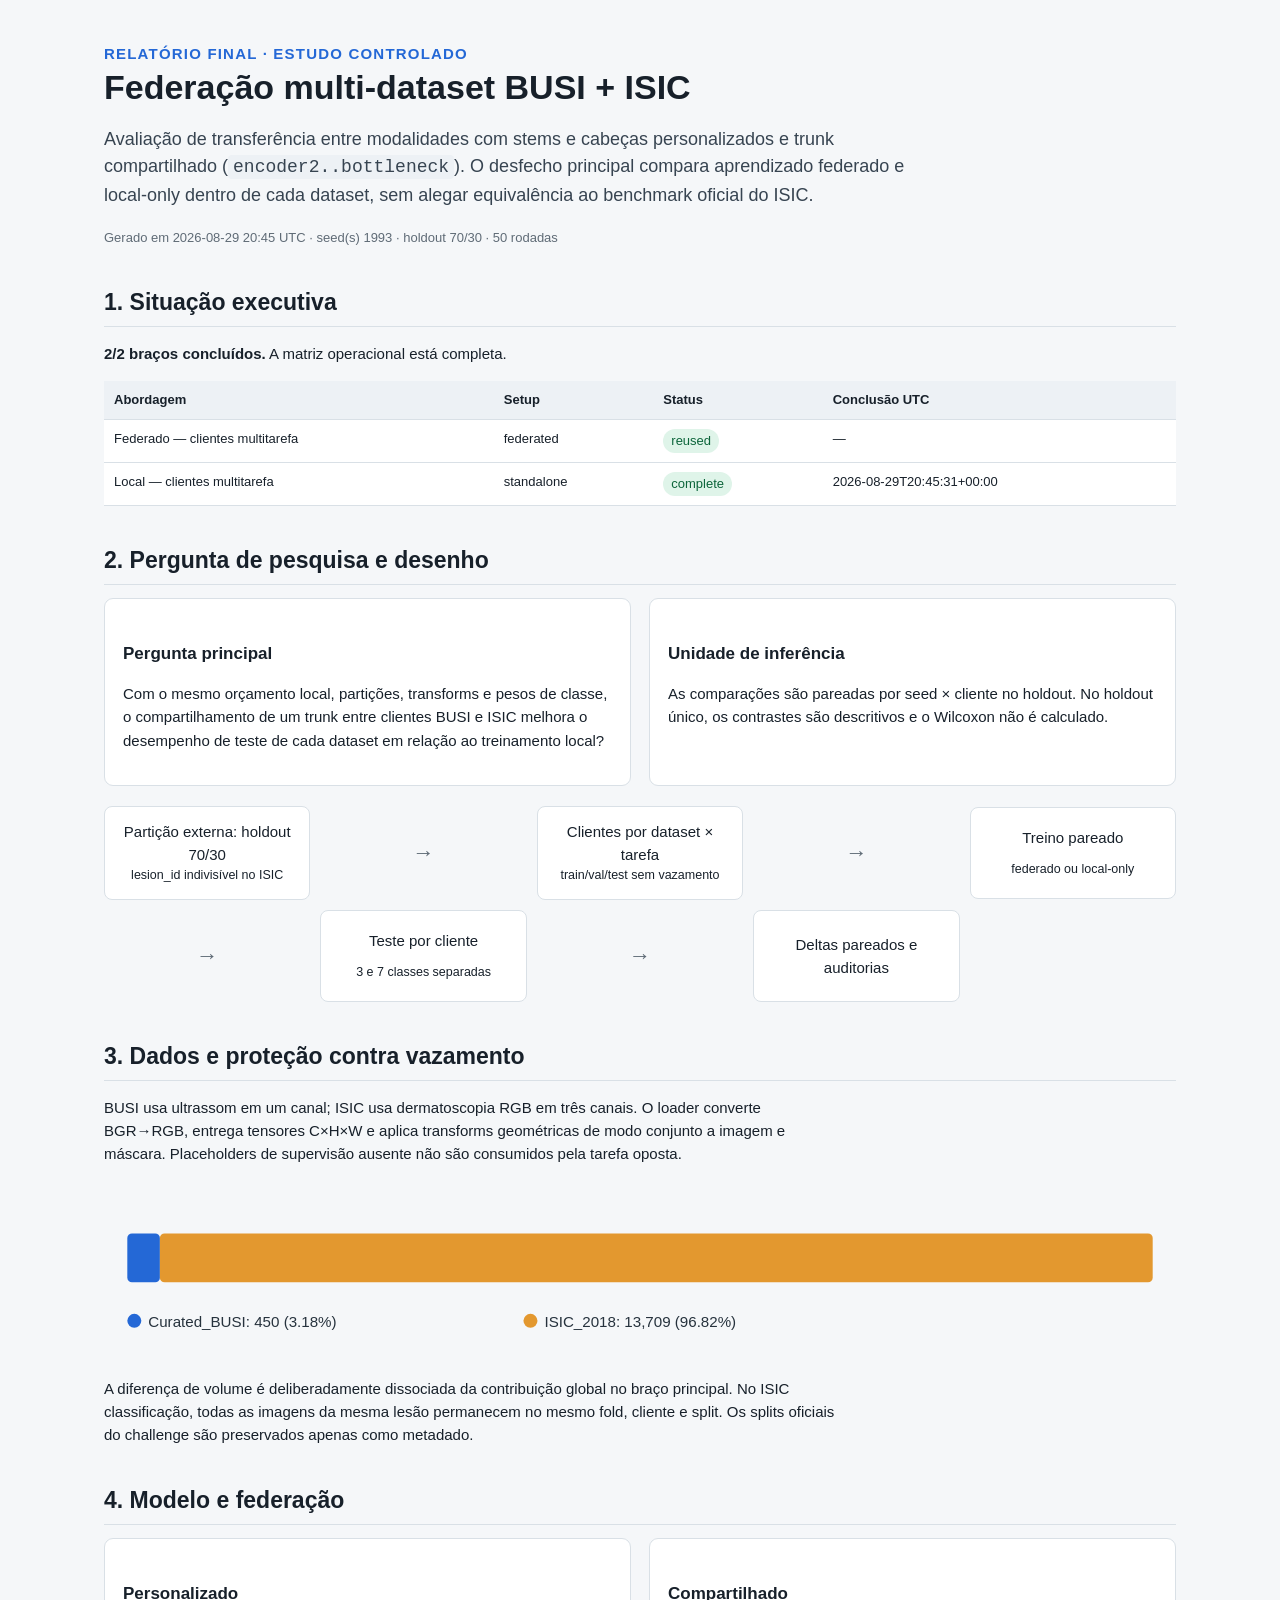
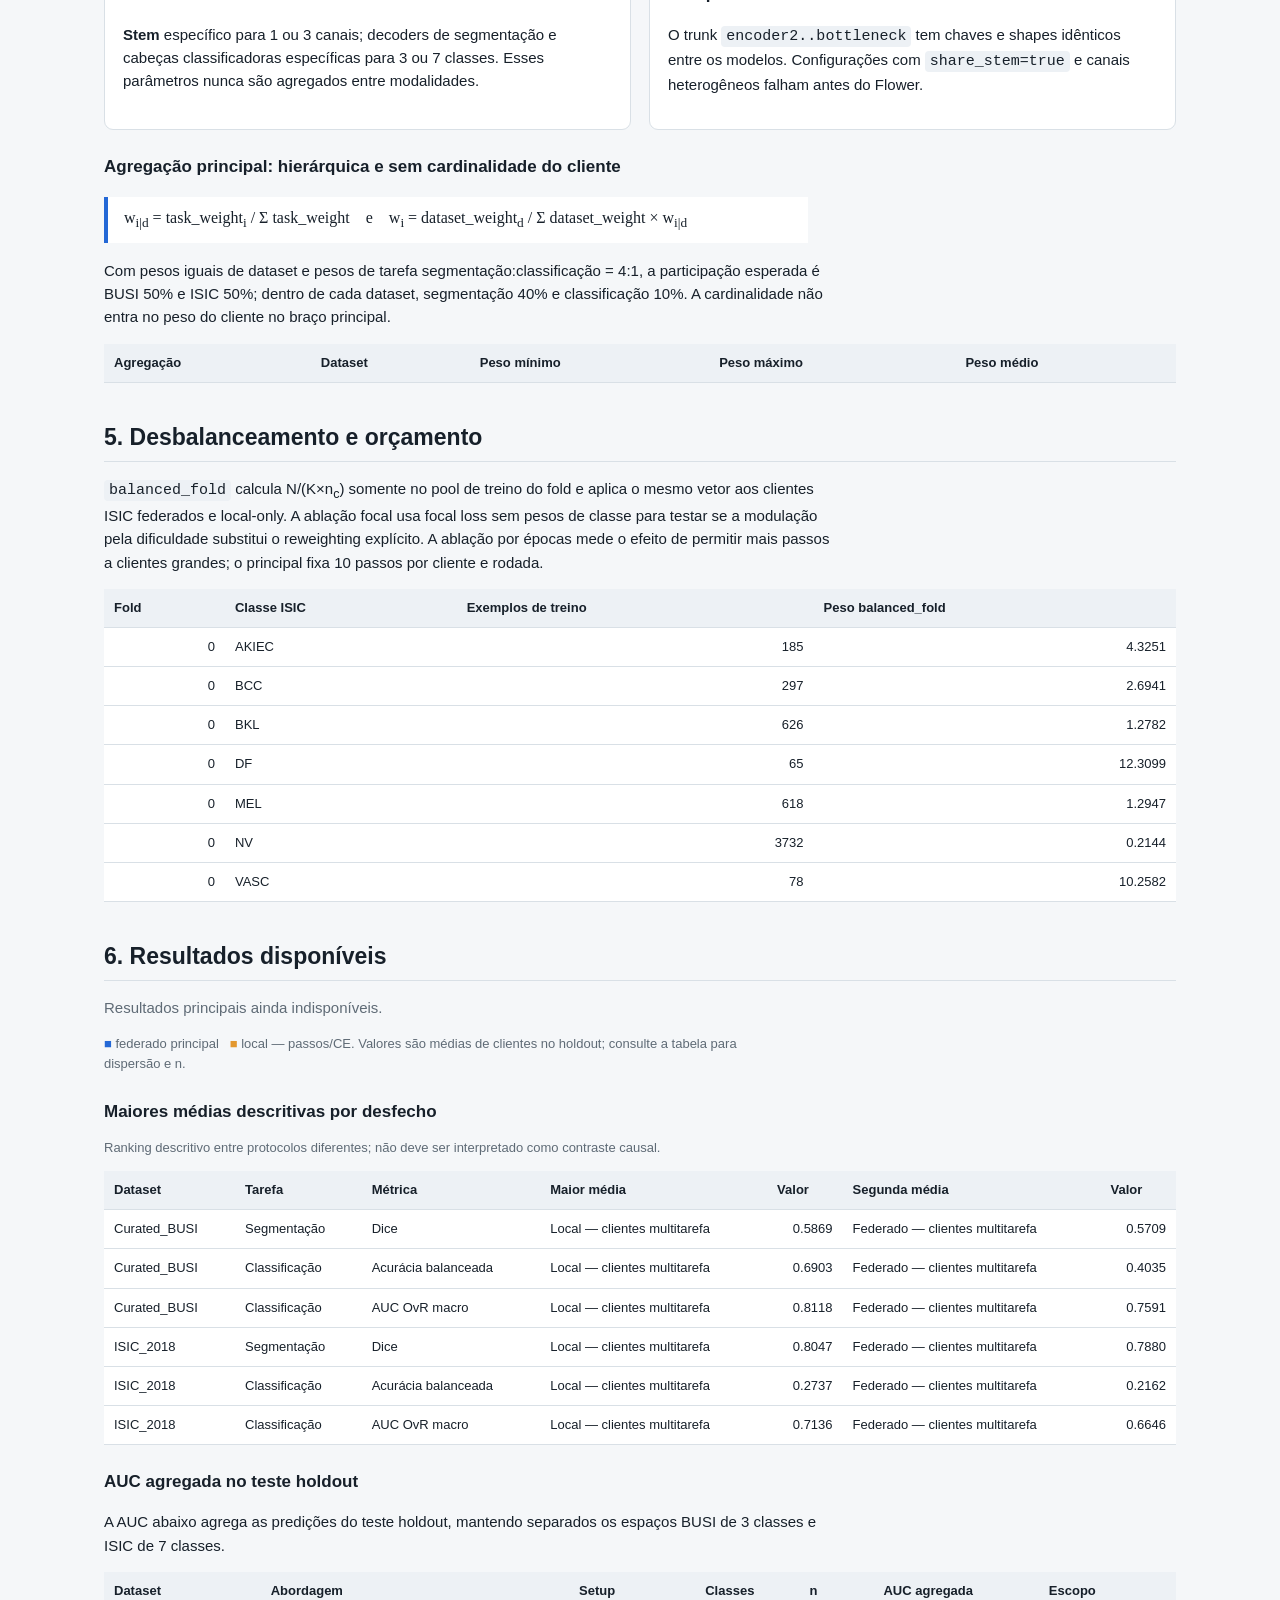
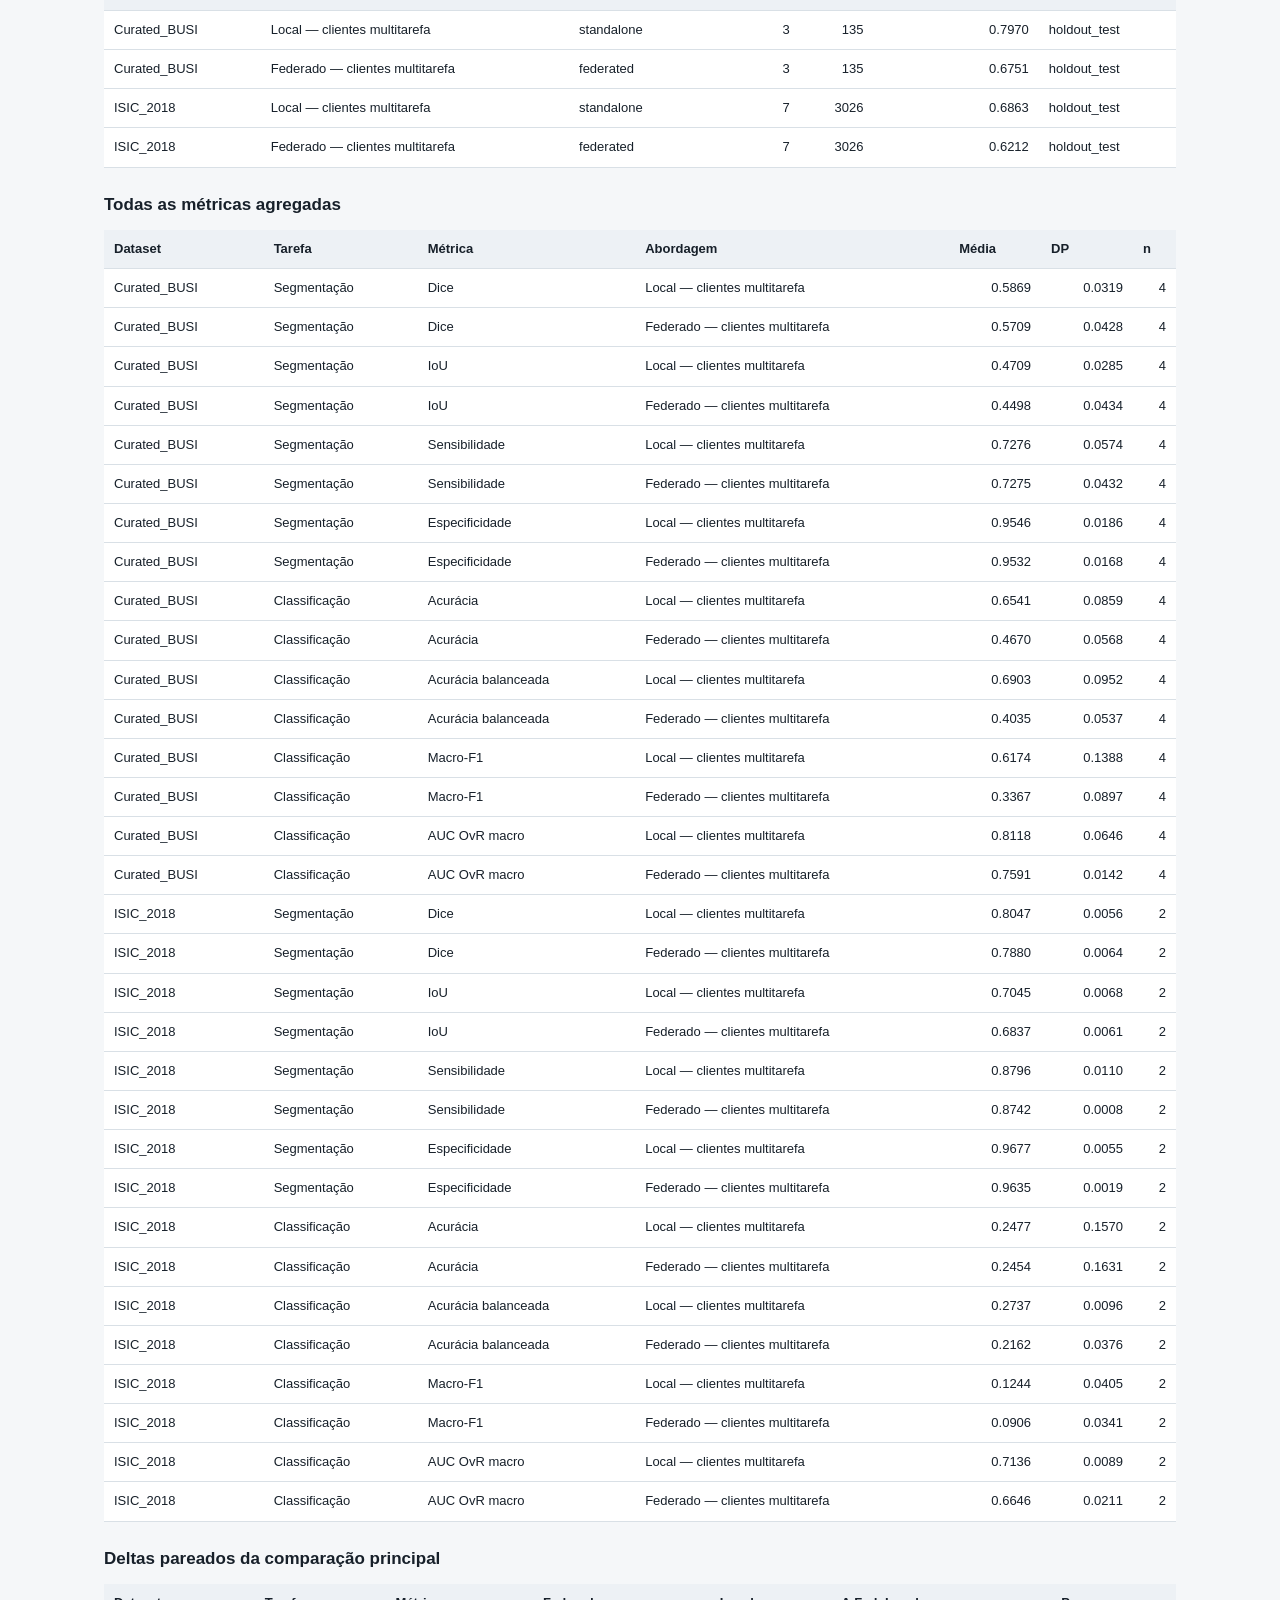
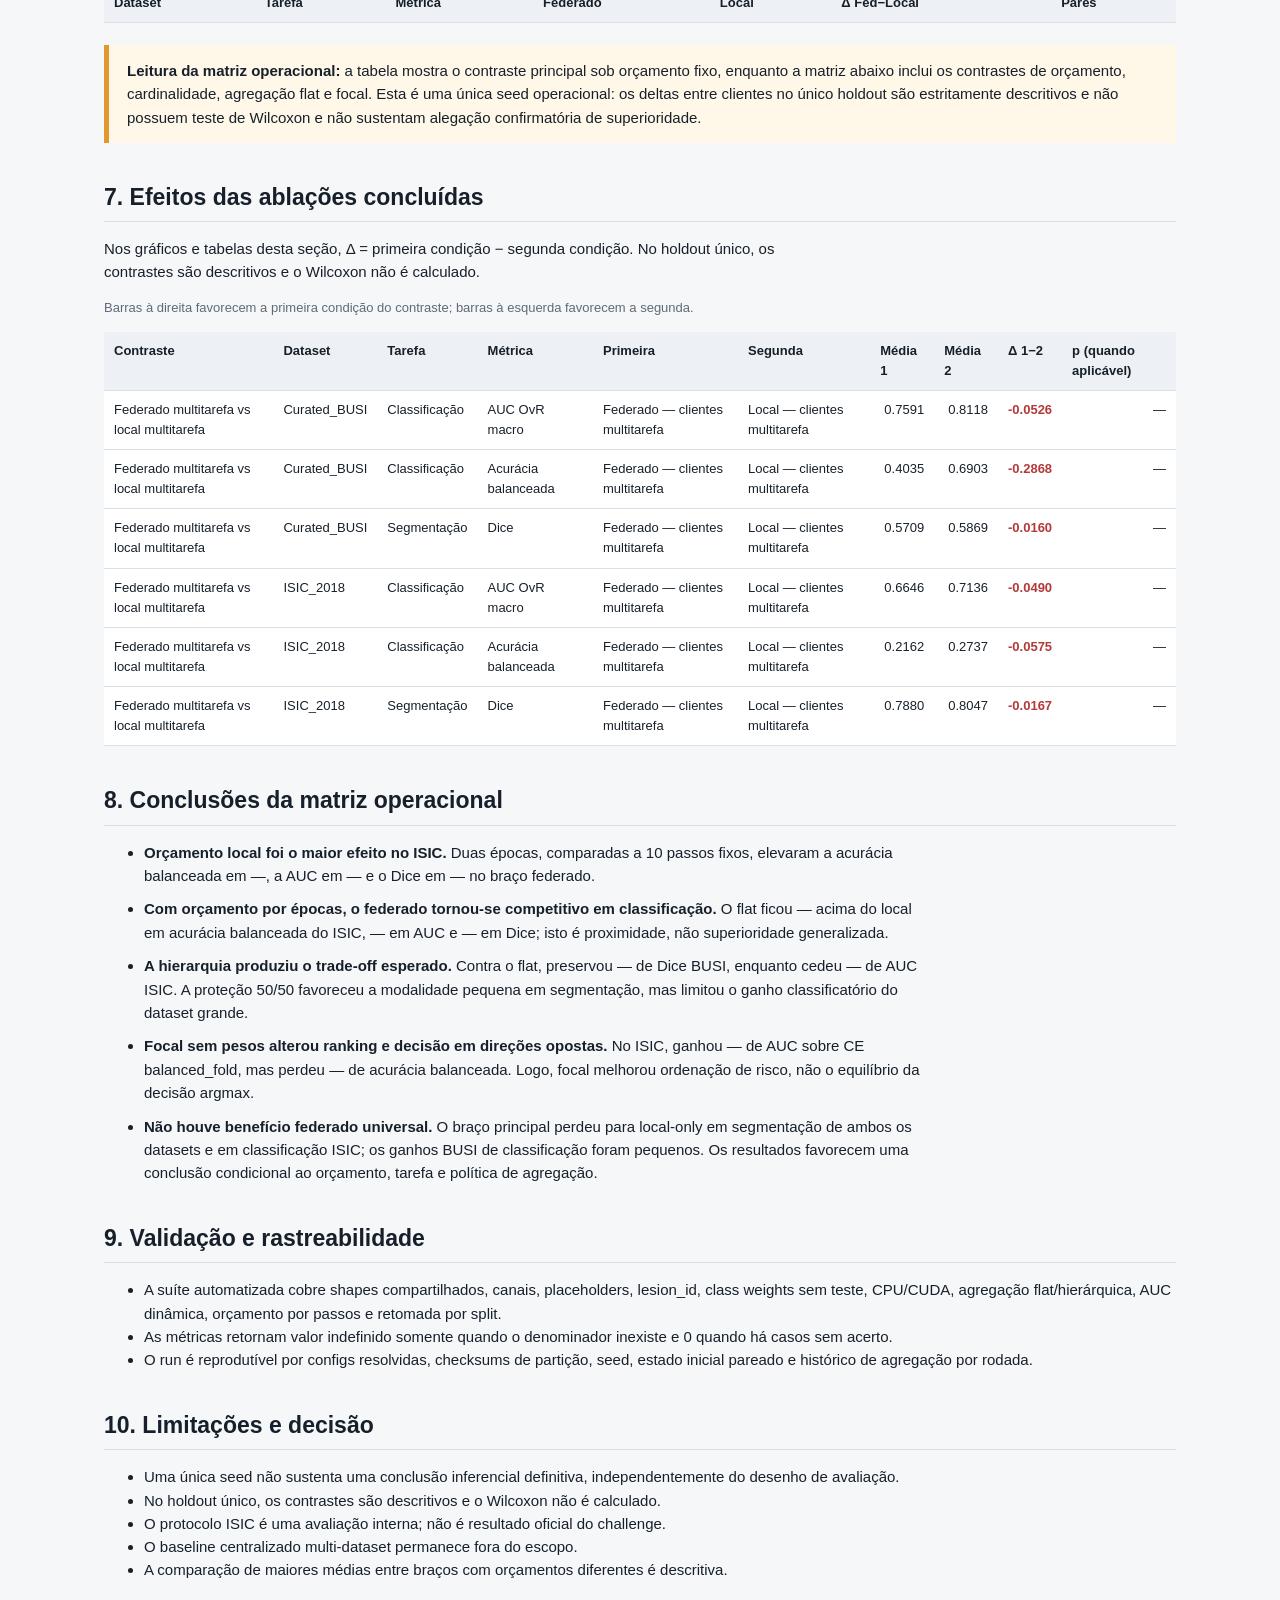
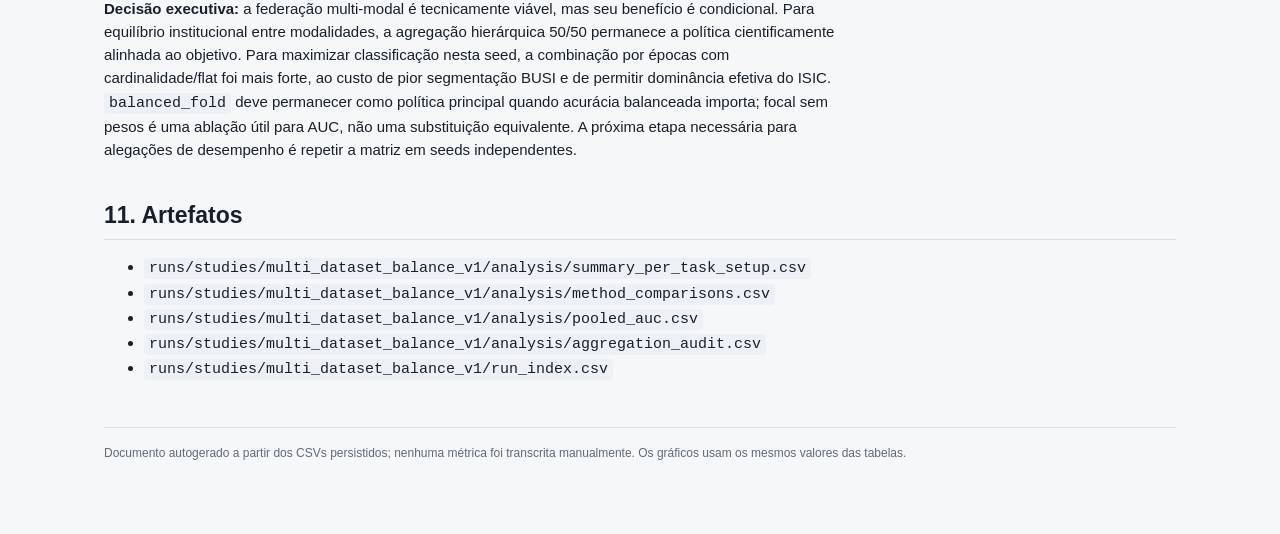
<file: RELATORIO_EXECUTIVO_FEDERACAO_MULTI_DATASET.html>
<!doctype html>
<html lang="pt-BR"><head><meta charset="utf-8"><meta name="viewport" content="width=device-width,initial-scale=1">
<title>Relatório executivo — Federação multi-dataset</title>
<style>
:root{--ink:#17202a;--muted:#5f6b76;--paper:#f5f7f9;--card:#fff;--line:#d9e0e6;--fed:#2468d6;--local:#e3982f;--ok:#147d4b;--bad:#b43a3a;--soft:#eaf1fb}
*{box-sizing:border-box} body{margin:0;background:var(--paper);color:var(--ink);font:15px/1.55 Inter,Segoe UI,Arial,sans-serif} li,code{overflow-wrap:anywhere;word-break:break-word}
main{max-width:1120px;margin:auto;padding:42px 24px 80px} h1{font-size:34px;line-height:1.15;margin:.2rem 0 .7rem} h2{font-size:23px;margin:2.3rem 0 .8rem;border-bottom:1px solid var(--line);padding-bottom:.35rem} h3{font-size:17px;margin:1.5rem 0 .45rem} p{max-width:88ch} .eyebrow{color:var(--fed);font-weight:700;letter-spacing:.08em;text-transform:uppercase} .lead{font-size:18px;color:#374451;max-width:82ch} .meta{color:var(--muted);font-size:13px} .notice{border-left:5px solid var(--local);background:#fff7e8;padding:14px 18px;margin:22px 0} .grid2{display:grid;grid-template-columns:repeat(2,minmax(0,1fr));gap:18px} .card{background:var(--card);border:1px solid var(--line);border-radius:9px;padding:18px} .kpi{font-size:26px;font-weight:700} .muted{color:var(--muted)} .table-wrap{overflow-x:auto;margin:12px 0 22px} table{border-collapse:collapse;width:100%;background:var(--card);font-size:13px} th,td{padding:9px 10px;border-bottom:1px solid var(--line);text-align:left;vertical-align:top} th{background:#edf1f5;font-weight:700} td.num{text-align:right;font-variant-numeric:tabular-nums} .status{display:inline-block;padding:2px 8px;border-radius:999px;background:#e9edf1} .status-complete,.status-reused{background:#dff4e9;color:#0d653b} .status-running{background:#e5efff;color:#1f58a8} .status-failed{background:#fde5e5;color:#972929} .status-planned,.status-missing{background:#f1f2f4;color:#5e6872} .delta-pos{color:var(--ok);font-weight:700} .delta-neg{color:var(--bad);font-weight:700} .flow{display:grid;grid-template-columns:repeat(5,1fr);align-items:center;gap:10px;margin:20px 0} .flow .step{background:var(--card);border:1px solid var(--line);border-radius:8px;padding:13px;text-align:center;min-height:92px;display:grid;place-items:center} .arrow{text-align:center;color:var(--muted);font-size:22px} .chart,.composition,.effect-chart{width:100%;height:auto;overflow:visible} .chart .grid,.effect-chart .grid{stroke:#d9e0e6;stroke-width:1} .chart .tick,.chart .label,.chart .value,.composition .label,.effect-chart .tick,.effect-chart .label,.effect-chart .value{fill:#26323d;font:13px Segoe UI,Arial,sans-serif} .chart .tick,.effect-chart .tick{fill:#66727d} .effect-positive{fill:var(--ok)} .effect-negative{fill:var(--bad)} .bar-fed,.legend-fed{fill:var(--fed)} .bar-local,.legend-local{fill:var(--local)} .key-findings li{margin:.65rem 0;max-width:94ch} code{background:#edf1f5;padding:2px 5px;border-radius:4px} .formula{font:16px Cambria,serif;background:var(--card);padding:12px 16px;border-left:4px solid var(--fed)} footer{margin-top:45px;color:var(--muted);font-size:12px;border-top:1px solid var(--line);padding-top:16px}
@media(max-width:760px){.grid2{grid-template-columns:1fr}.flow{grid-template-columns:1fr}.arrow{transform:rotate(90deg)}h1{font-size:28px}main{padding:26px 14px 60px}}
@media print{body{background:#fff}main{max-width:none}.card{break-inside:avoid}}
</style></head><body><main>
<div class="eyebrow">Relatório FINAL · estudo controlado</div>
<h1>Federação multi-dataset BUSI + ISIC</h1>
<p class="lead">Avaliação de transferência entre modalidades com stems e cabeças personalizados e trunk compartilhado (<code>encoder2..bottleneck</code>). O desfecho principal compara aprendizado federado e local-only dentro de cada dataset, sem alegar equivalência ao benchmark oficial do ISIC.</p>
<p class="meta">Gerado em 2026-08-29 20:45 UTC · seed(s) 1993 · holdout 70/30 · 50 rodadas</p>
    

<h2>1. Situação executiva</h2><p><strong>2/2 braços concluídos.</strong> A matriz operacional está completa.</p><div class="table-wrap"><table><thead><tr><th>Abordagem</th><th>Setup</th><th>Status</th><th>Conclusão UTC</th></tr></thead><tbody><tr><td>Federado — clientes multitarefa</td><td>federated</td><td><span class="status status-reused">reused</span></td><td>—</td></tr><tr><td>Local — clientes multitarefa</td><td>standalone</td><td><span class="status status-complete">complete</span></td><td>2026-08-29T20:45:31+00:00</td></tr></tbody></table></div>

<h2>2. Pergunta de pesquisa e desenho</h2>
<div class="grid2"><div class="card"><h3>Pergunta principal</h3><p>Com o mesmo orçamento local, partições, transforms e pesos de classe, o compartilhamento de um trunk entre clientes BUSI e ISIC melhora o desempenho de teste de cada dataset em relação ao treinamento local?</p></div><div class="card"><h3>Unidade de inferência</h3><p>As comparações são pareadas por seed × cliente no holdout. No holdout único, os contrastes são descritivos e o Wilcoxon não é calculado.</p></div></div>
<div class="flow"><div class="step">Partição externa: holdout 70/30<br><small>lesion_id indivisível no ISIC</small></div><div class="arrow">→</div><div class="step">Clientes por dataset × tarefa<br><small>train/val/test sem vazamento</small></div><div class="arrow">→</div><div class="step">Treino pareado<br><small>federado ou local-only</small></div><div class="arrow">→</div><div class="step">Teste por cliente<br><small>3 e 7 classes separadas</small></div><div class="arrow">→</div><div class="step">Deltas pareados e auditorias</div></div>

<h2>3. Dados e proteção contra vazamento</h2>
<p>BUSI usa ultrassom em um canal; ISIC usa dermatoscopia RGB em três canais. O loader converte BGR→RGB, entrega tensores C×H×W e aplica transforms geométricas de modo conjunto a imagem e máscara. Placeholders de supervisão ausente não são consumidos pela tarefa oposta.</p>
<svg class="composition" viewBox="0 0 920 150" role="img" aria-label="Composição das imagens únicas por dataset"><title>Composição das imagens únicas</title><rect class="bar-fed" x="20.0" y="45" width="27.968076841584857" height="42" rx="4"/><rect class="bar-local" x="47.96807684158486" y="45" width="852.0319231584152" height="42" rx="4"/><circle class="legend-fed" cx="26.0" cy="120" r="6"/><text class="label" x="38.0" y="125">Curated_BUSI: 450 (3.18%)</text><circle class="legend-local" cx="366.0" cy="120" r="6"/><text class="label" x="378.0" y="125">ISIC_2018: 13,709 (96.82%)</text></svg>
<p>A diferença de volume é deliberadamente dissociada da contribuição global no braço principal. No ISIC classificação, todas as imagens da mesma lesão permanecem no mesmo fold, cliente e split. Os splits oficiais do challenge são preservados apenas como metadado.</p>

<h2>4. Modelo e federação</h2>
<div class="grid2"><div class="card"><h3>Personalizado</h3><p><strong>Stem</strong> específico para 1 ou 3 canais; decoders de segmentação e cabeças classificadoras específicas para 3 ou 7 classes. Esses parâmetros nunca são agregados entre modalidades.</p></div><div class="card"><h3>Compartilhado</h3><p>O trunk <code>encoder2..bottleneck</code> tem chaves e shapes idênticos entre os modelos. Configurações com <code>share_stem=true</code> e canais heterogêneos falham antes do Flower.</p></div></div>
<h3>Agregação principal: hierárquica e sem cardinalidade do cliente</h3>
<p class="formula">w<sub>i|d</sub> = task_weight<sub>i</sub> / Σ task_weight &nbsp;&nbsp; e &nbsp;&nbsp; w<sub>i</sub> = dataset_weight<sub>d</sub> / Σ dataset_weight × w<sub>i|d</sub></p>
<p>Com pesos iguais de dataset e pesos de tarefa segmentação:classificação = 4:1, a participação esperada é BUSI 50% e ISIC 50%; dentro de cada dataset, segmentação 40% e classificação 10%. A cardinalidade não entra no peso do cliente no braço principal.</p>
<div class="table-wrap"><table><thead><tr><th>Agregação</th><th>Dataset</th><th>Peso mínimo</th><th>Peso máximo</th><th>Peso médio</th></tr></thead><tbody></tbody></table></div>

<h2>5. Desbalanceamento e orçamento</h2>
<p><code>balanced_fold</code> calcula N/(K×n<sub>c</sub>) somente no pool de treino do fold e aplica o mesmo vetor aos clientes ISIC federados e local-only. A ablação focal usa focal loss sem pesos de classe para testar se a modulação pela dificuldade substitui o reweighting explícito. A ablação por épocas mede o efeito de permitir mais passos a clientes grandes; o principal fixa 10 passos por cliente e rodada.</p>
<div class="table-wrap"><table><thead><tr><th>Fold</th><th>Classe ISIC</th><th>Exemplos de treino</th><th>Peso balanced_fold</th></tr></thead><tbody><tr><td class="num">0</td><td>AKIEC</td><td class="num">185</td><td class="num">4.3251</td></tr><tr><td class="num">0</td><td>BCC</td><td class="num">297</td><td class="num">2.6941</td></tr><tr><td class="num">0</td><td>BKL</td><td class="num">626</td><td class="num">1.2782</td></tr><tr><td class="num">0</td><td>DF</td><td class="num">65</td><td class="num">12.3099</td></tr><tr><td class="num">0</td><td>MEL</td><td class="num">618</td><td class="num">1.2947</td></tr><tr><td class="num">0</td><td>NV</td><td class="num">3732</td><td class="num">0.2144</td></tr><tr><td class="num">0</td><td>VASC</td><td class="num">78</td><td class="num">10.2582</td></tr></tbody></table></div>

<h2>6. Resultados disponíveis</h2>
<p class="muted">Resultados principais ainda indisponíveis.</p>
<p class="meta"><span style="color:var(--fed)">■</span> federado principal &nbsp; <span style="color:var(--local)">■</span> local — passos/CE. Valores são médias de clientes no holdout; consulte a tabela para dispersão e n.</p>
<h3>Maiores médias descritivas por desfecho</h3>
<p class="meta">Ranking descritivo entre protocolos diferentes; não deve ser interpretado como contraste causal.</p>
<div class="table-wrap"><table><thead><tr><th>Dataset</th><th>Tarefa</th><th>Métrica</th><th>Maior média</th><th>Valor</th><th>Segunda média</th><th>Valor</th></tr></thead><tbody><tr><td>Curated_BUSI</td><td>Segmentação</td><td>Dice</td><td>Local — clientes multitarefa</td><td class="num">0.5869</td><td>Federado — clientes multitarefa</td><td class="num">0.5709</td></tr><tr><td>Curated_BUSI</td><td>Classificação</td><td>Acurácia balanceada</td><td>Local — clientes multitarefa</td><td class="num">0.6903</td><td>Federado — clientes multitarefa</td><td class="num">0.4035</td></tr><tr><td>Curated_BUSI</td><td>Classificação</td><td>AUC OvR macro</td><td>Local — clientes multitarefa</td><td class="num">0.8118</td><td>Federado — clientes multitarefa</td><td class="num">0.7591</td></tr><tr><td>ISIC_2018</td><td>Segmentação</td><td>Dice</td><td>Local — clientes multitarefa</td><td class="num">0.8047</td><td>Federado — clientes multitarefa</td><td class="num">0.7880</td></tr><tr><td>ISIC_2018</td><td>Classificação</td><td>Acurácia balanceada</td><td>Local — clientes multitarefa</td><td class="num">0.2737</td><td>Federado — clientes multitarefa</td><td class="num">0.2162</td></tr><tr><td>ISIC_2018</td><td>Classificação</td><td>AUC OvR macro</td><td>Local — clientes multitarefa</td><td class="num">0.7136</td><td>Federado — clientes multitarefa</td><td class="num">0.6646</td></tr></tbody></table></div>

<h3>AUC agregada no teste holdout</h3>
<p>A AUC abaixo agrega as predições do teste holdout, mantendo separados os espaços BUSI de 3 classes e ISIC de 7 classes.</p>
<div class="table-wrap"><table><thead><tr><th>Dataset</th><th>Abordagem</th><th>Setup</th><th>Classes</th><th>n</th><th>AUC agregada</th><th>Escopo</th></tr></thead><tbody><tr><td>Curated_BUSI</td><td>Local — clientes multitarefa</td><td>standalone</td><td class="num">3</td><td class="num">135</td><td class="num">0.7970</td><td>holdout_test</td></tr><tr><td>Curated_BUSI</td><td>Federado — clientes multitarefa</td><td>federated</td><td class="num">3</td><td class="num">135</td><td class="num">0.6751</td><td>holdout_test</td></tr><tr><td>ISIC_2018</td><td>Local — clientes multitarefa</td><td>standalone</td><td class="num">7</td><td class="num">3026</td><td class="num">0.6863</td><td>holdout_test</td></tr><tr><td>ISIC_2018</td><td>Federado — clientes multitarefa</td><td>federated</td><td class="num">7</td><td class="num">3026</td><td class="num">0.6212</td><td>holdout_test</td></tr></tbody></table></div>

<h3>Todas as métricas agregadas</h3>
<div class="table-wrap"><table><thead><tr><th>Dataset</th><th>Tarefa</th><th>Métrica</th><th>Abordagem</th><th>Média</th><th>DP</th><th>n</th></tr></thead><tbody><tr><td>Curated_BUSI</td><td>Segmentação</td><td>Dice</td><td>Local — clientes multitarefa</td><td class="num">0.5869</td><td class="num">0.0319</td><td class="num">4</td></tr><tr><td>Curated_BUSI</td><td>Segmentação</td><td>Dice</td><td>Federado — clientes multitarefa</td><td class="num">0.5709</td><td class="num">0.0428</td><td class="num">4</td></tr><tr><td>Curated_BUSI</td><td>Segmentação</td><td>IoU</td><td>Local — clientes multitarefa</td><td class="num">0.4709</td><td class="num">0.0285</td><td class="num">4</td></tr><tr><td>Curated_BUSI</td><td>Segmentação</td><td>IoU</td><td>Federado — clientes multitarefa</td><td class="num">0.4498</td><td class="num">0.0434</td><td class="num">4</td></tr><tr><td>Curated_BUSI</td><td>Segmentação</td><td>Sensibilidade</td><td>Local — clientes multitarefa</td><td class="num">0.7276</td><td class="num">0.0574</td><td class="num">4</td></tr><tr><td>Curated_BUSI</td><td>Segmentação</td><td>Sensibilidade</td><td>Federado — clientes multitarefa</td><td class="num">0.7275</td><td class="num">0.0432</td><td class="num">4</td></tr><tr><td>Curated_BUSI</td><td>Segmentação</td><td>Especificidade</td><td>Local — clientes multitarefa</td><td class="num">0.9546</td><td class="num">0.0186</td><td class="num">4</td></tr><tr><td>Curated_BUSI</td><td>Segmentação</td><td>Especificidade</td><td>Federado — clientes multitarefa</td><td class="num">0.9532</td><td class="num">0.0168</td><td class="num">4</td></tr><tr><td>Curated_BUSI</td><td>Classificação</td><td>Acurácia</td><td>Local — clientes multitarefa</td><td class="num">0.6541</td><td class="num">0.0859</td><td class="num">4</td></tr><tr><td>Curated_BUSI</td><td>Classificação</td><td>Acurácia</td><td>Federado — clientes multitarefa</td><td class="num">0.4670</td><td class="num">0.0568</td><td class="num">4</td></tr><tr><td>Curated_BUSI</td><td>Classificação</td><td>Acurácia balanceada</td><td>Local — clientes multitarefa</td><td class="num">0.6903</td><td class="num">0.0952</td><td class="num">4</td></tr><tr><td>Curated_BUSI</td><td>Classificação</td><td>Acurácia balanceada</td><td>Federado — clientes multitarefa</td><td class="num">0.4035</td><td class="num">0.0537</td><td class="num">4</td></tr><tr><td>Curated_BUSI</td><td>Classificação</td><td>Macro-F1</td><td>Local — clientes multitarefa</td><td class="num">0.6174</td><td class="num">0.1388</td><td class="num">4</td></tr><tr><td>Curated_BUSI</td><td>Classificação</td><td>Macro-F1</td><td>Federado — clientes multitarefa</td><td class="num">0.3367</td><td class="num">0.0897</td><td class="num">4</td></tr><tr><td>Curated_BUSI</td><td>Classificação</td><td>AUC OvR macro</td><td>Local — clientes multitarefa</td><td class="num">0.8118</td><td class="num">0.0646</td><td class="num">4</td></tr><tr><td>Curated_BUSI</td><td>Classificação</td><td>AUC OvR macro</td><td>Federado — clientes multitarefa</td><td class="num">0.7591</td><td class="num">0.0142</td><td class="num">4</td></tr><tr><td>ISIC_2018</td><td>Segmentação</td><td>Dice</td><td>Local — clientes multitarefa</td><td class="num">0.8047</td><td class="num">0.0056</td><td class="num">2</td></tr><tr><td>ISIC_2018</td><td>Segmentação</td><td>Dice</td><td>Federado — clientes multitarefa</td><td class="num">0.7880</td><td class="num">0.0064</td><td class="num">2</td></tr><tr><td>ISIC_2018</td><td>Segmentação</td><td>IoU</td><td>Local — clientes multitarefa</td><td class="num">0.7045</td><td class="num">0.0068</td><td class="num">2</td></tr><tr><td>ISIC_2018</td><td>Segmentação</td><td>IoU</td><td>Federado — clientes multitarefa</td><td class="num">0.6837</td><td class="num">0.0061</td><td class="num">2</td></tr><tr><td>ISIC_2018</td><td>Segmentação</td><td>Sensibilidade</td><td>Local — clientes multitarefa</td><td class="num">0.8796</td><td class="num">0.0110</td><td class="num">2</td></tr><tr><td>ISIC_2018</td><td>Segmentação</td><td>Sensibilidade</td><td>Federado — clientes multitarefa</td><td class="num">0.8742</td><td class="num">0.0008</td><td class="num">2</td></tr><tr><td>ISIC_2018</td><td>Segmentação</td><td>Especificidade</td><td>Local — clientes multitarefa</td><td class="num">0.9677</td><td class="num">0.0055</td><td class="num">2</td></tr><tr><td>ISIC_2018</td><td>Segmentação</td><td>Especificidade</td><td>Federado — clientes multitarefa</td><td class="num">0.9635</td><td class="num">0.0019</td><td class="num">2</td></tr><tr><td>ISIC_2018</td><td>Classificação</td><td>Acurácia</td><td>Local — clientes multitarefa</td><td class="num">0.2477</td><td class="num">0.1570</td><td class="num">2</td></tr><tr><td>ISIC_2018</td><td>Classificação</td><td>Acurácia</td><td>Federado — clientes multitarefa</td><td class="num">0.2454</td><td class="num">0.1631</td><td class="num">2</td></tr><tr><td>ISIC_2018</td><td>Classificação</td><td>Acurácia balanceada</td><td>Local — clientes multitarefa</td><td class="num">0.2737</td><td class="num">0.0096</td><td class="num">2</td></tr><tr><td>ISIC_2018</td><td>Classificação</td><td>Acurácia balanceada</td><td>Federado — clientes multitarefa</td><td class="num">0.2162</td><td class="num">0.0376</td><td class="num">2</td></tr><tr><td>ISIC_2018</td><td>Classificação</td><td>Macro-F1</td><td>Local — clientes multitarefa</td><td class="num">0.1244</td><td class="num">0.0405</td><td class="num">2</td></tr><tr><td>ISIC_2018</td><td>Classificação</td><td>Macro-F1</td><td>Federado — clientes multitarefa</td><td class="num">0.0906</td><td class="num">0.0341</td><td class="num">2</td></tr><tr><td>ISIC_2018</td><td>Classificação</td><td>AUC OvR macro</td><td>Local — clientes multitarefa</td><td class="num">0.7136</td><td class="num">0.0089</td><td class="num">2</td></tr><tr><td>ISIC_2018</td><td>Classificação</td><td>AUC OvR macro</td><td>Federado — clientes multitarefa</td><td class="num">0.6646</td><td class="num">0.0211</td><td class="num">2</td></tr></tbody></table></div>

<h3>Deltas pareados da comparação principal</h3>
<div class="table-wrap"><table><thead><tr><th>Dataset</th><th>Tarefa</th><th>Métrica</th><th>Federado</th><th>Local</th><th>Δ Fed−Local</th><th>Pares</th></tr></thead><tbody></tbody></table></div>
<div class="notice"><strong>Leitura da matriz operacional:</strong> a tabela mostra o contraste principal sob orçamento fixo, enquanto a matriz abaixo inclui os contrastes de orçamento, cardinalidade, agregação flat e focal. Esta é uma única seed operacional: os deltas entre clientes no único holdout são estritamente descritivos e não possuem teste de Wilcoxon e não sustentam alegação confirmatória de superioridade.</div>

<h2>7. Efeitos das ablações concluídas</h2>
<p>Nos gráficos e tabelas desta seção, Δ = primeira condição − segunda condição. No holdout único, os contrastes são descritivos e o Wilcoxon não é calculado.</p>

<p class="meta">Barras à direita favorecem a primeira condição do contraste; barras à esquerda favorecem a segunda.</p>
<div class="table-wrap"><table><thead><tr><th>Contraste</th><th>Dataset</th><th>Tarefa</th><th>Métrica</th><th>Primeira</th><th>Segunda</th><th>Média 1</th><th>Média 2</th><th>Δ 1−2</th><th>p (quando aplicável)</th></tr></thead><tbody><tr><td>Federado multitarefa vs local multitarefa</td><td>Curated_BUSI</td><td>Classificação</td><td>AUC OvR macro</td><td>Federado — clientes multitarefa</td><td>Local — clientes multitarefa</td><td class="num">0.7591</td><td class="num">0.8118</td><td class="num"><span class="delta-neg">-0.0526</span></td><td class="num">—</td></tr><tr><td>Federado multitarefa vs local multitarefa</td><td>Curated_BUSI</td><td>Classificação</td><td>Acurácia balanceada</td><td>Federado — clientes multitarefa</td><td>Local — clientes multitarefa</td><td class="num">0.4035</td><td class="num">0.6903</td><td class="num"><span class="delta-neg">-0.2868</span></td><td class="num">—</td></tr><tr><td>Federado multitarefa vs local multitarefa</td><td>Curated_BUSI</td><td>Segmentação</td><td>Dice</td><td>Federado — clientes multitarefa</td><td>Local — clientes multitarefa</td><td class="num">0.5709</td><td class="num">0.5869</td><td class="num"><span class="delta-neg">-0.0160</span></td><td class="num">—</td></tr><tr><td>Federado multitarefa vs local multitarefa</td><td>ISIC_2018</td><td>Classificação</td><td>AUC OvR macro</td><td>Federado — clientes multitarefa</td><td>Local — clientes multitarefa</td><td class="num">0.6646</td><td class="num">0.7136</td><td class="num"><span class="delta-neg">-0.0490</span></td><td class="num">—</td></tr><tr><td>Federado multitarefa vs local multitarefa</td><td>ISIC_2018</td><td>Classificação</td><td>Acurácia balanceada</td><td>Federado — clientes multitarefa</td><td>Local — clientes multitarefa</td><td class="num">0.2162</td><td class="num">0.2737</td><td class="num"><span class="delta-neg">-0.0575</span></td><td class="num">—</td></tr><tr><td>Federado multitarefa vs local multitarefa</td><td>ISIC_2018</td><td>Segmentação</td><td>Dice</td><td>Federado — clientes multitarefa</td><td>Local — clientes multitarefa</td><td class="num">0.7880</td><td class="num">0.8047</td><td class="num"><span class="delta-neg">-0.0167</span></td><td class="num">—</td></tr></tbody></table></div>

<h2>8. Conclusões da matriz operacional</h2>
<ul class="key-findings">
<li><strong>Orçamento local foi o maior efeito no ISIC.</strong> Duas épocas, comparadas a 10 passos fixos, elevaram a acurácia balanceada em —, a AUC em — e o Dice em — no braço federado.</li>
<li><strong>Com orçamento por épocas, o federado tornou-se competitivo em classificação.</strong> O flat ficou — acima do local em acurácia balanceada do ISIC, — em AUC e — em Dice; isto é proximidade, não superioridade generalizada.</li>
<li><strong>A hierarquia produziu o trade-off esperado.</strong> Contra o flat, preservou — de Dice BUSI, enquanto cedeu — de AUC ISIC. A proteção 50/50 favoreceu a modalidade pequena em segmentação, mas limitou o ganho classificatório do dataset grande.</li>
<li><strong>Focal sem pesos alterou ranking e decisão em direções opostas.</strong> No ISIC, ganhou — de AUC sobre CE balanced_fold, mas perdeu — de acurácia balanceada. Logo, focal melhorou ordenação de risco, não o equilíbrio da decisão argmax.</li>
<li><strong>Não houve benefício federado universal.</strong> O braço principal perdeu para local-only em segmentação de ambos os datasets e em classificação ISIC; os ganhos BUSI de classificação foram pequenos. Os resultados favorecem uma conclusão condicional ao orçamento, tarefa e política de agregação.</li>
</ul>

<h2>9. Validação e rastreabilidade</h2>
<ul><li>A suíte automatizada cobre shapes compartilhados, canais, placeholders, lesion_id, class weights sem teste, CPU/CUDA, agregação flat/hierárquica, AUC dinâmica, orçamento por passos e retomada por split.</li><li>As métricas retornam valor indefinido somente quando o denominador inexiste e 0 quando há casos sem acerto.</li><li>O run é reprodutível por configs resolvidas, checksums de partição, seed, estado inicial pareado e histórico de agregação por rodada.</li></ul>

<h2>10. Limitações e decisão</h2>
<ul><li>Uma única seed não sustenta uma conclusão inferencial definitiva, independentemente do desenho de avaliação.</li><li>No holdout único, os contrastes são descritivos e o Wilcoxon não é calculado.</li><li>O protocolo ISIC é uma avaliação interna; não é resultado oficial do challenge.</li><li>O baseline centralizado multi-dataset permanece fora do escopo.</li><li>A comparação de maiores médias entre braços com orçamentos diferentes é descritiva.</li></ul>
<p><strong>Decisão executiva:</strong> a federação multi-modal é tecnicamente viável, mas seu benefício é condicional. Para equilíbrio institucional entre modalidades, a agregação hierárquica 50/50 permanece a política cientificamente alinhada ao objetivo. Para maximizar classificação nesta seed, a combinação por épocas com cardinalidade/flat foi mais forte, ao custo de pior segmentação BUSI e de permitir dominância efetiva do ISIC. <code>balanced_fold</code> deve permanecer como política principal quando acurácia balanceada importa; focal sem pesos é uma ablação útil para AUC, não uma substituição equivalente. A próxima etapa necessária para alegações de desempenho é repetir a matriz em seeds independentes.</p>

<h2>11. Artefatos</h2>
<ul><li><code>runs/studies/multi_dataset_balance_v1/analysis/summary_per_task_setup.csv</code></li><li><code>runs/studies/multi_dataset_balance_v1/analysis/method_comparisons.csv</code></li><li><code>runs/studies/multi_dataset_balance_v1/analysis/pooled_auc.csv</code></li><li><code>runs/studies/multi_dataset_balance_v1/analysis/aggregation_audit.csv</code></li><li><code>runs/studies/multi_dataset_balance_v1/run_index.csv</code></li></ul>
<footer>Documento autogerado a partir dos CSVs persistidos; nenhuma métrica foi transcrita manualmente. Os gráficos usam os mesmos valores das tabelas.</footer>
</main></body></html>
</file>
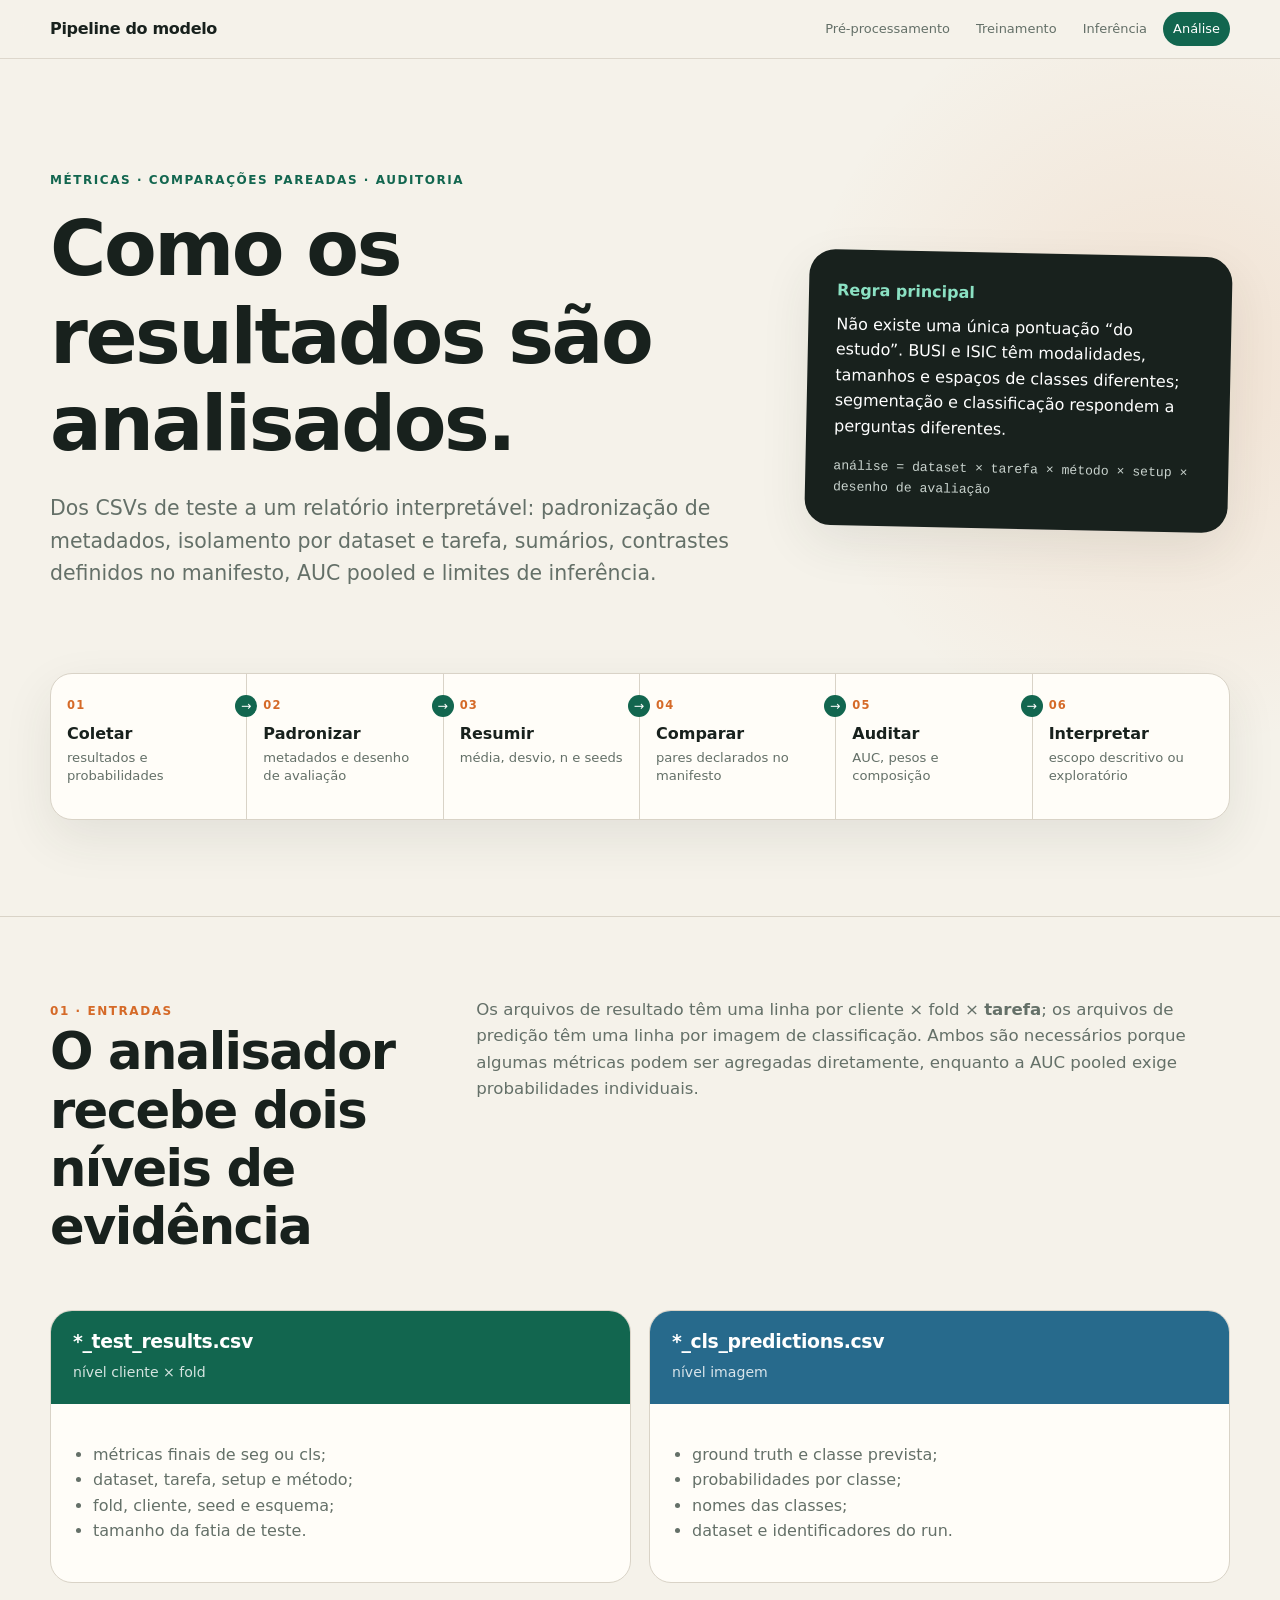
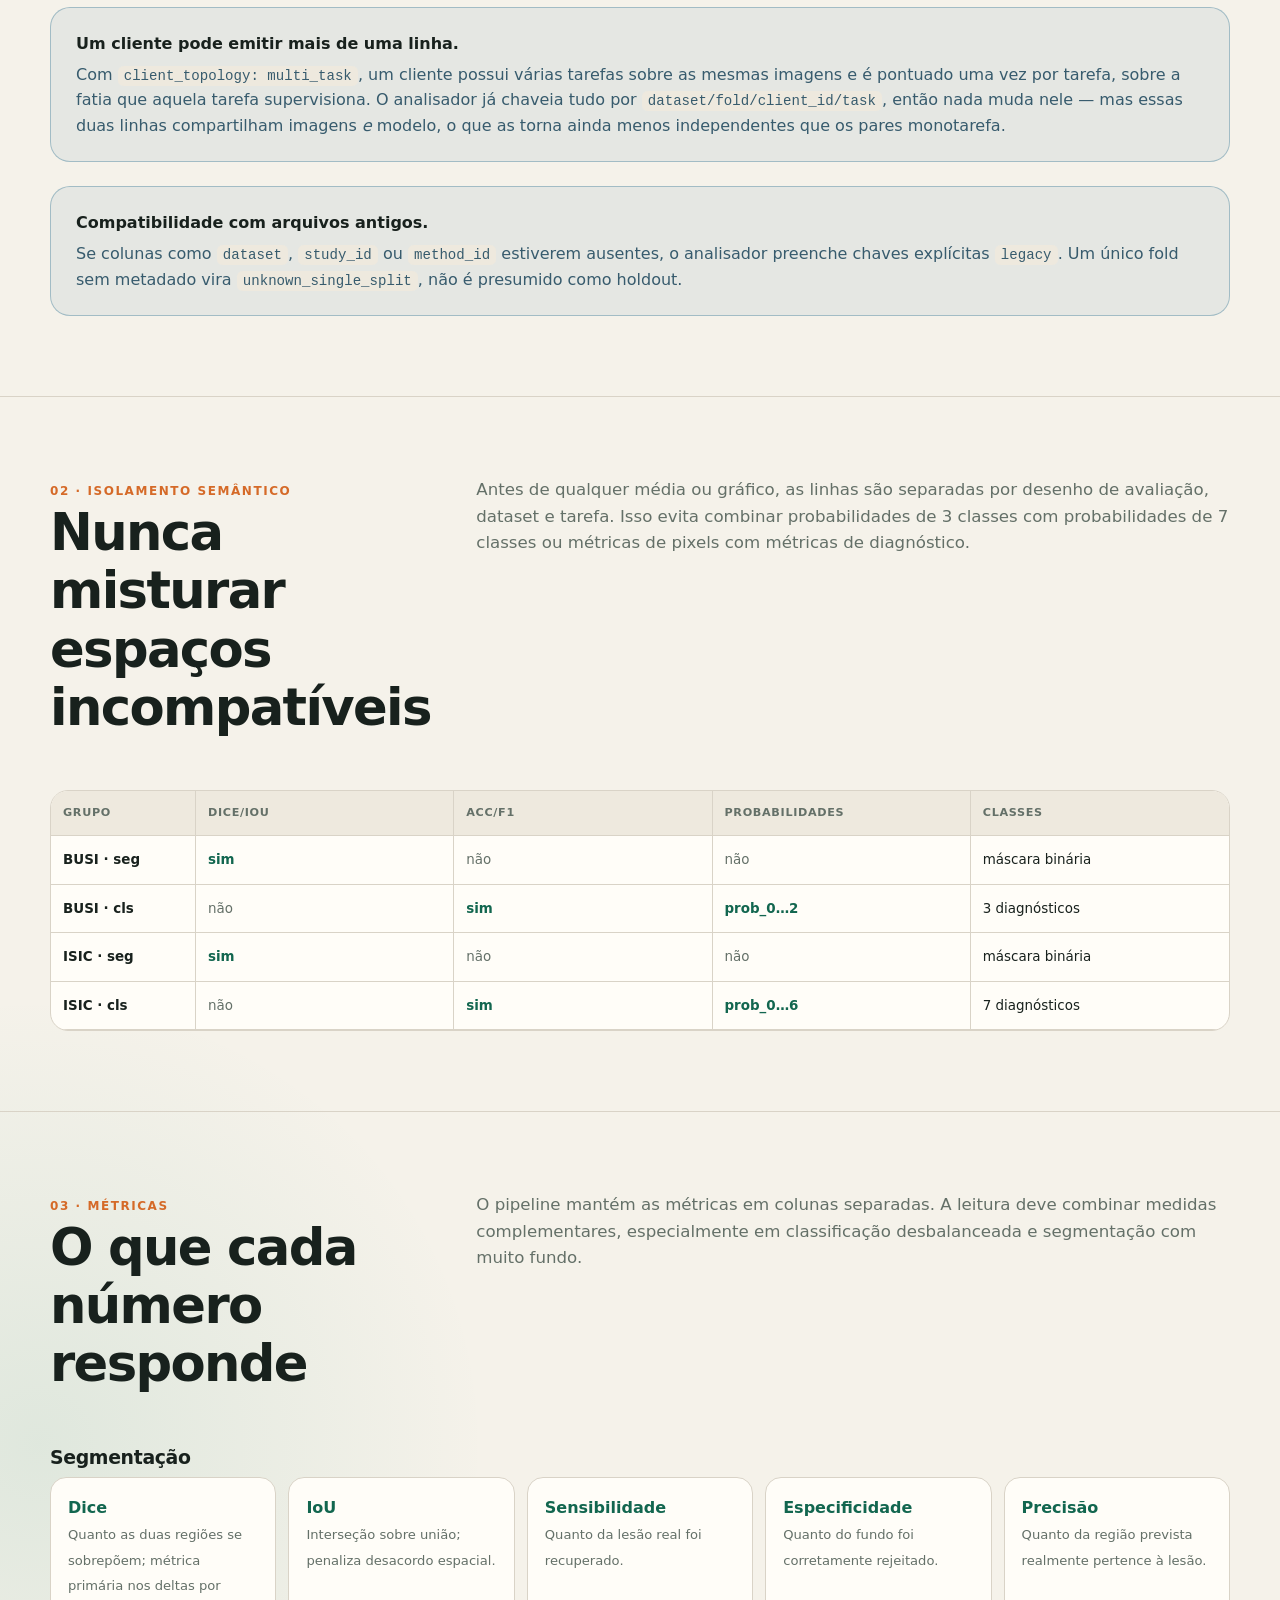
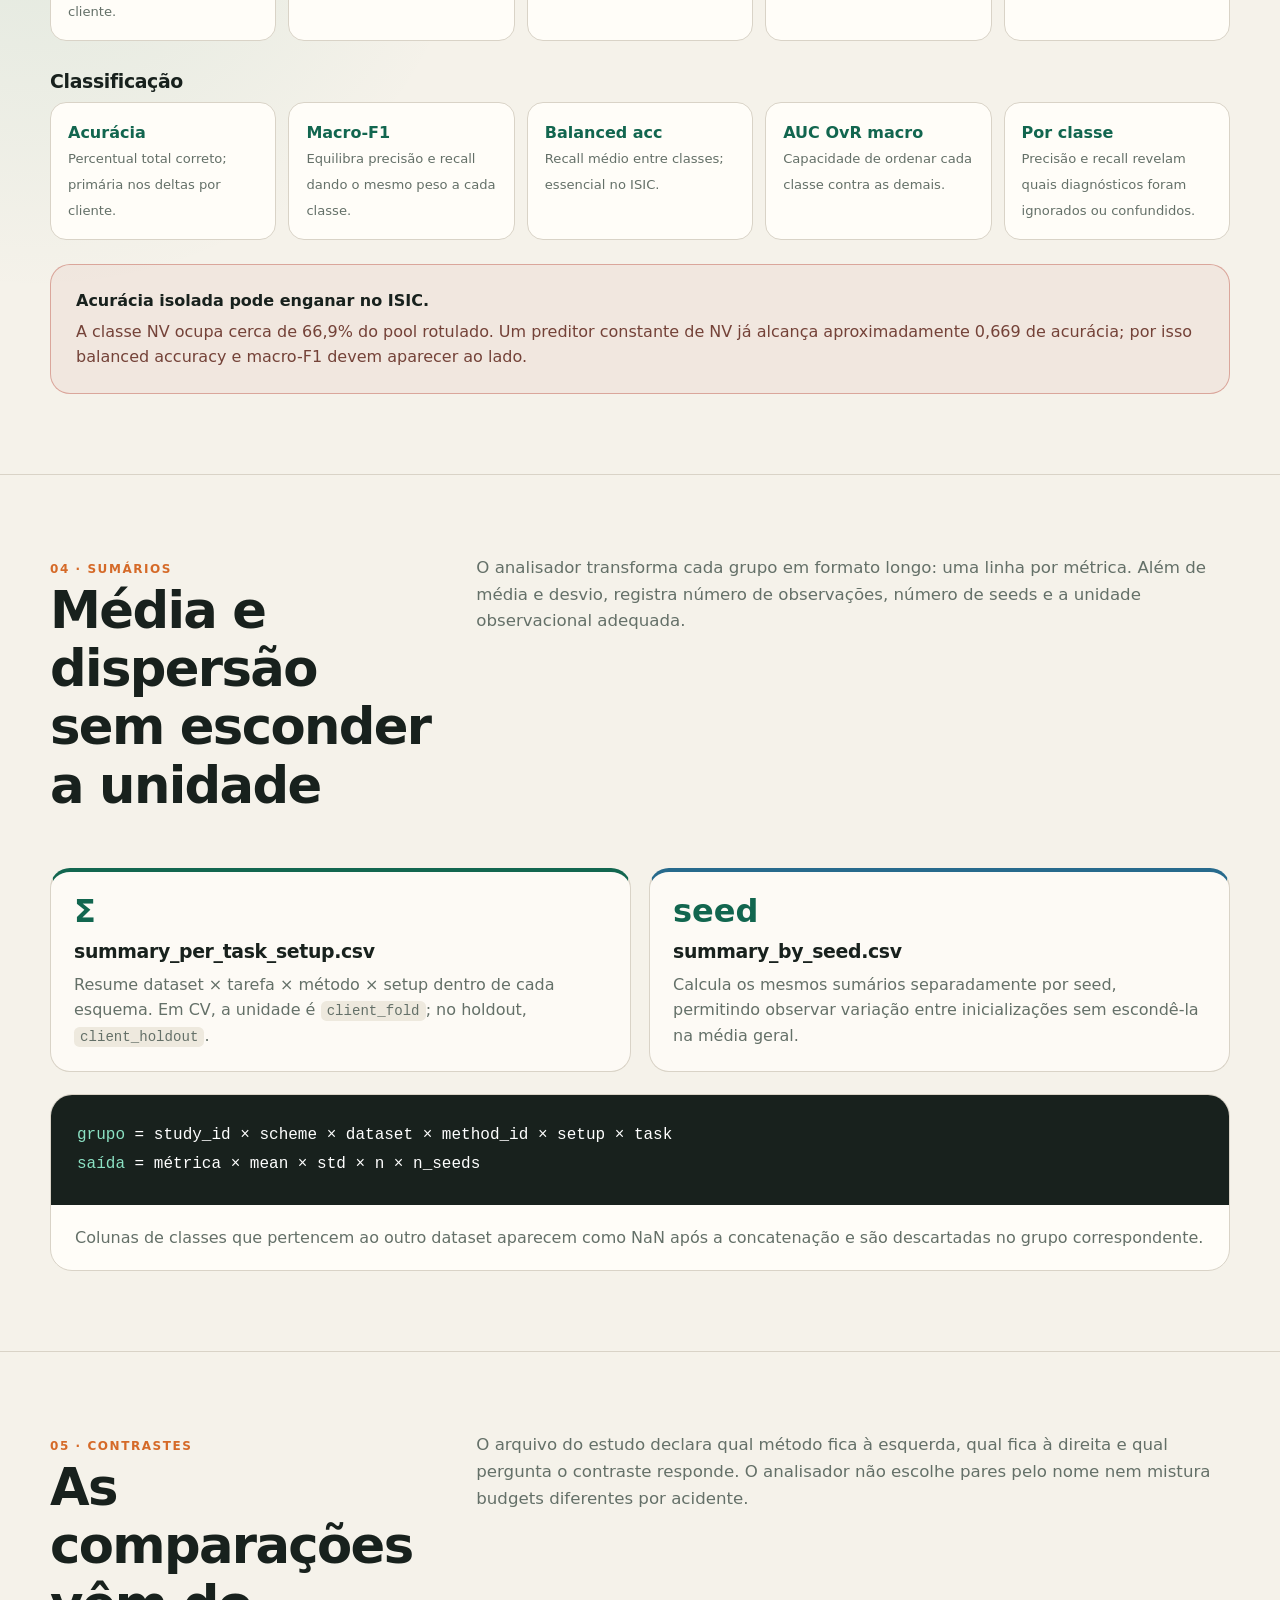
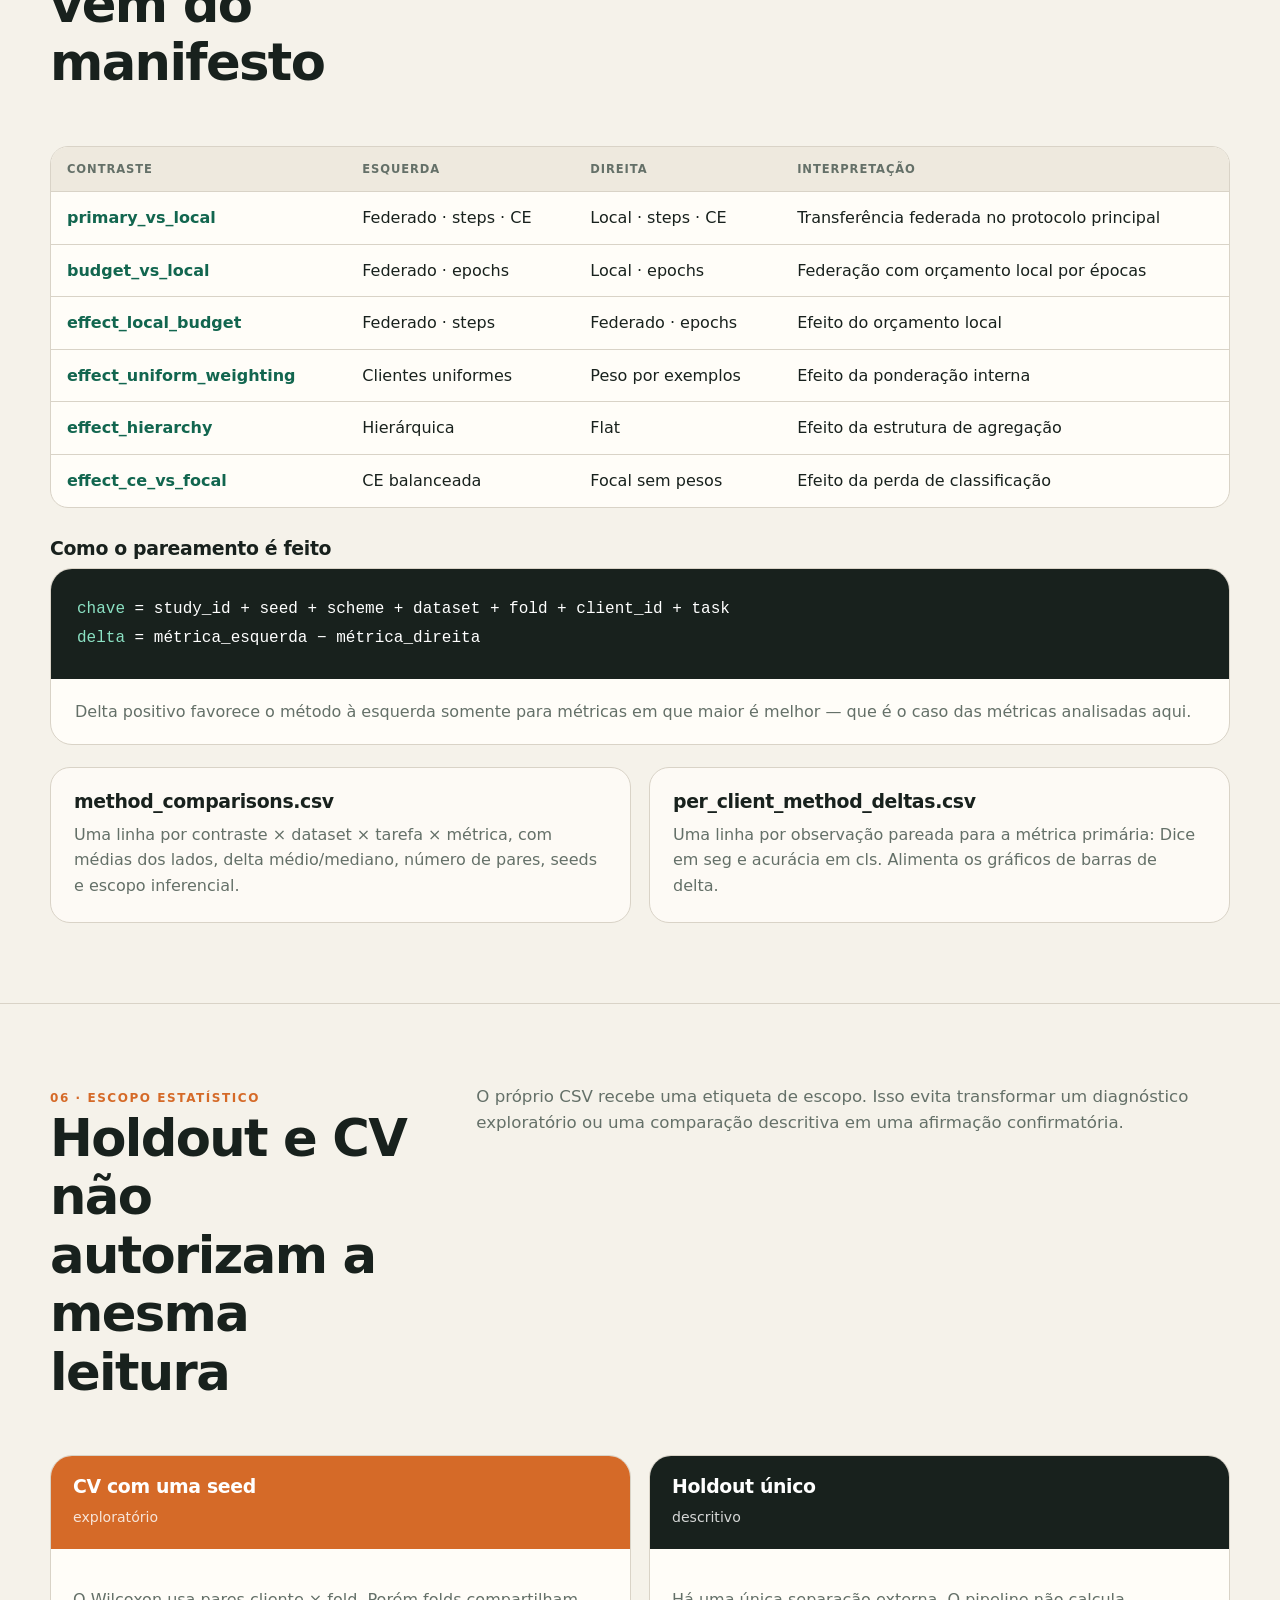
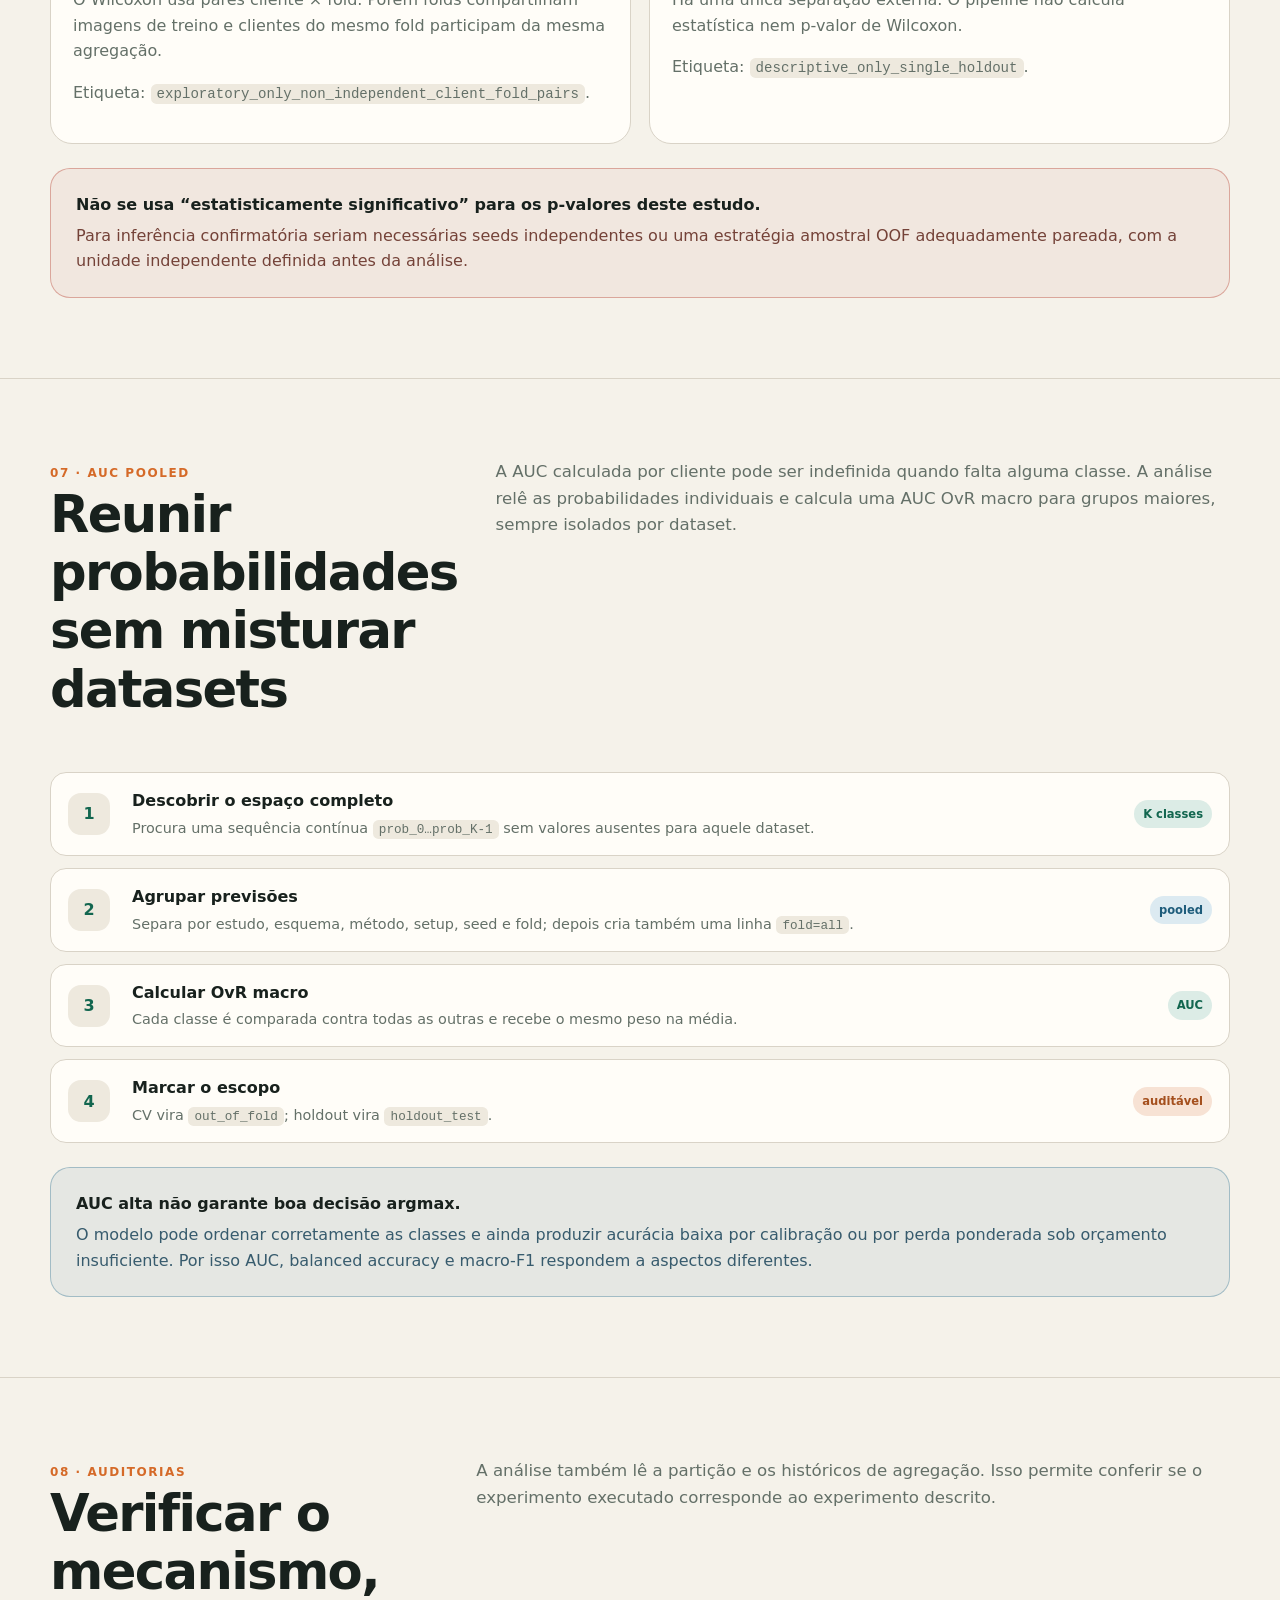
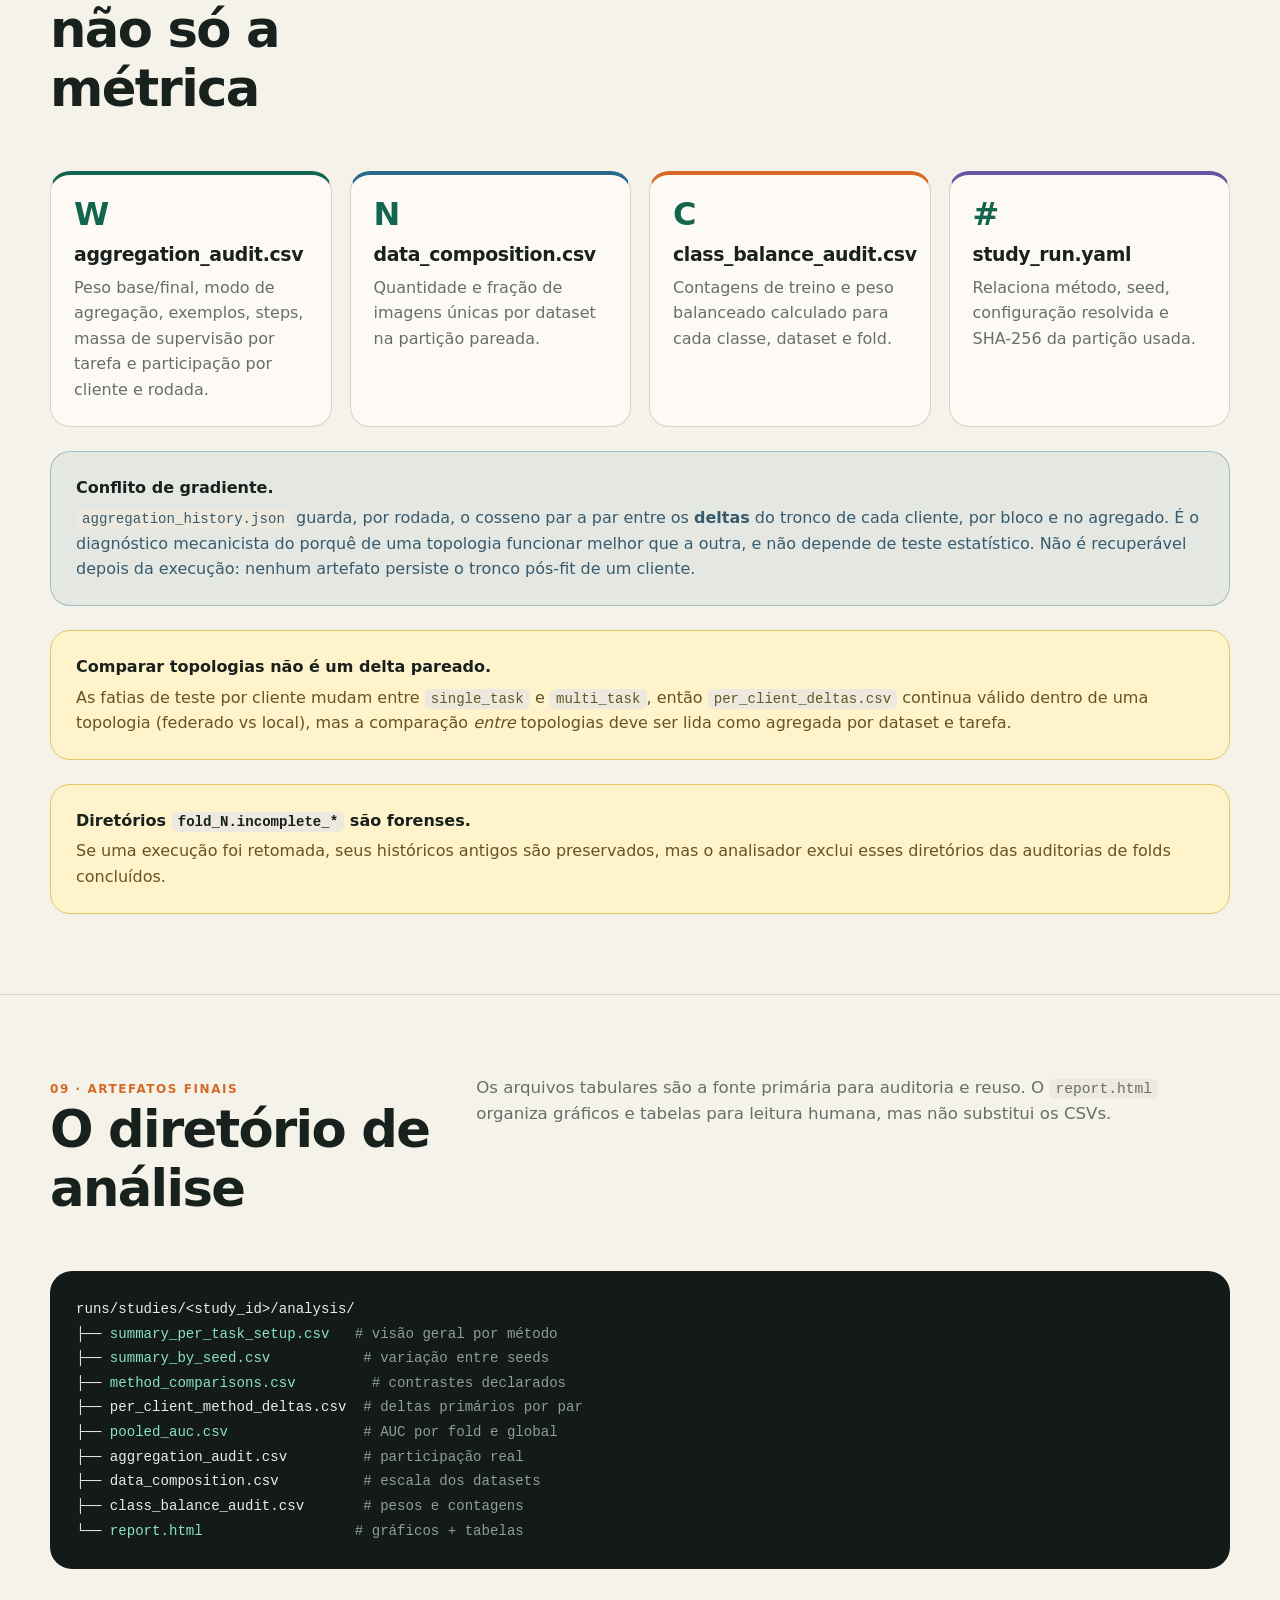
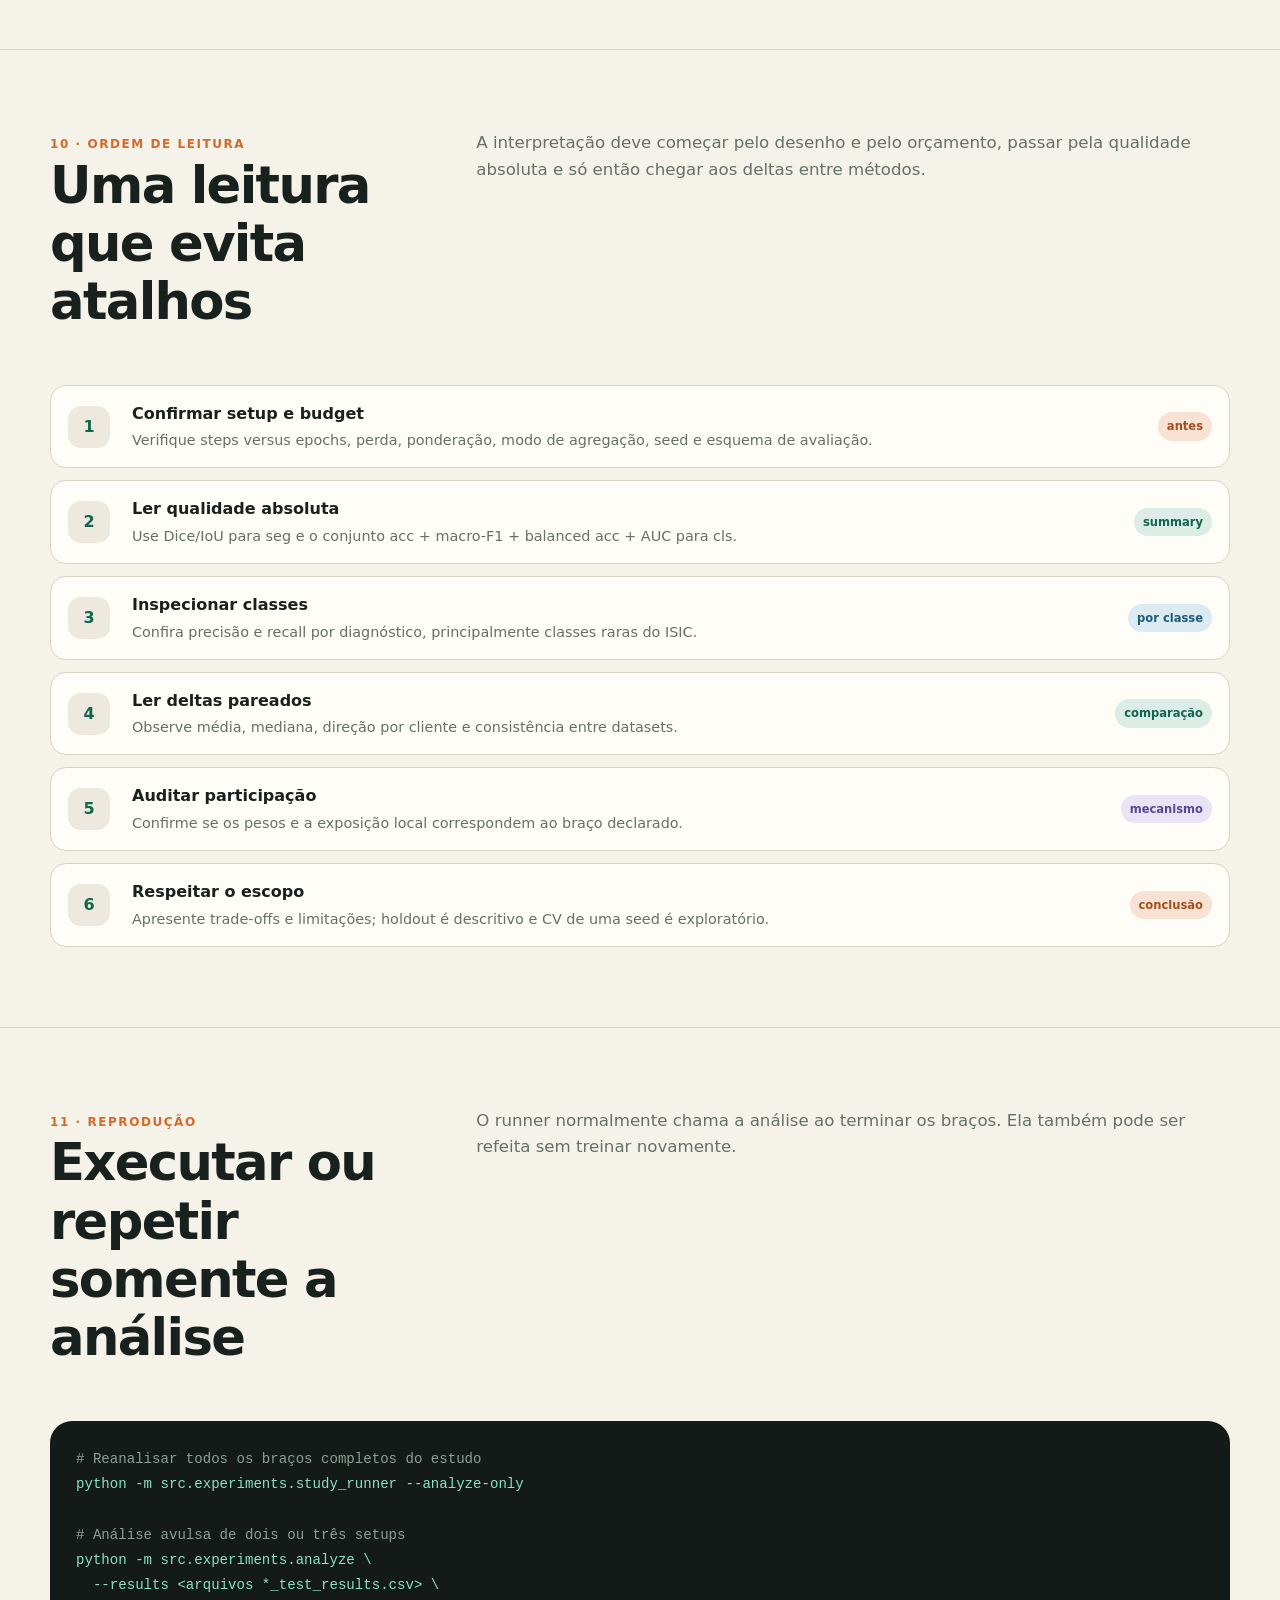
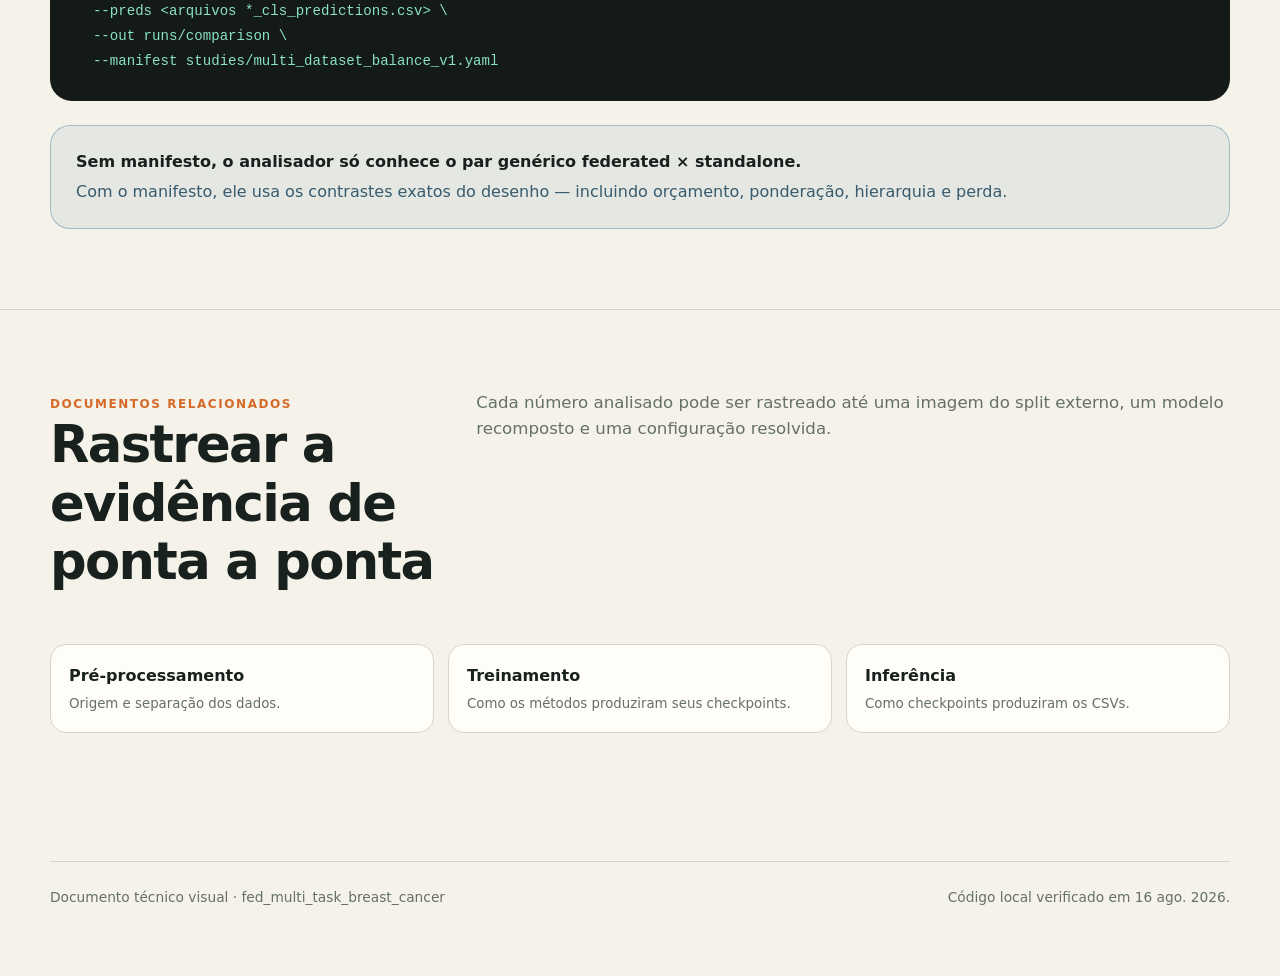
<file: docs/analise_resultados.html>
<!doctype html>
<html lang="pt-BR">
<head>
  <meta charset="utf-8">
  <meta name="viewport" content="width=device-width, initial-scale=1">
  <meta name="description" content="Pipeline de análise dos resultados federados, métricas, deltas pareados, AUC pooled e limitações estatísticas.">
  <title>Análise dos resultados — métricas, comparações e auditoria</title>
  <link rel="icon" href="data:,">
  <link rel="stylesheet" href="model_pipeline.css">
</head>
<body>
  <header class="topbar">
    <div class="shell topbar-inner">
      <div class="brand">Pipeline do modelo</div>
      <nav class="docnav" aria-label="Documentos do pipeline">
        <a href="preprocessamento_dados.html">Pré-processamento</a>
        <a href="treinamento_modelo.html">Treinamento</a>
        <a href="inferencia_modelo.html">Inferência</a>
        <a class="current" href="analise_resultados.html">Análise</a>
      </nav>
    </div>
  </header>

  <main>
    <div class="shell">
      <div class="hero">
        <div>
          <div class="eyebrow">Métricas · comparações pareadas · auditoria</div>
          <h1>Como os resultados são analisados.</h1>
          <p class="lead">Dos CSVs de teste a um relatório interpretável: padronização de metadados, isolamento por dataset e tarefa, sumários, contrastes definidos no manifesto, AUC pooled e limites de inferência.</p>
        </div>
        <aside class="hero-note">
          <strong>Regra principal</strong>
          <p>Não existe uma única pontuação “do estudo”. BUSI e ISIC têm modalidades, tamanhos e espaços de classes diferentes; segmentação e classificação respondem a perguntas diferentes.</p>
          <div class="mono">análise = dataset × tarefa × método × setup × desenho de avaliação</div>
        </aside>
      </div>

      <div class="journey" style="--steps:6" aria-label="Resumo da análise">
        <div class="journey-step"><div class="journey-n">01</div><b>Coletar</b><span>resultados e probabilidades</span></div>
        <div class="journey-step"><div class="journey-n">02</div><b>Padronizar</b><span>metadados e desenho de avaliação</span></div>
        <div class="journey-step"><div class="journey-n">03</div><b>Resumir</b><span>média, desvio, n e seeds</span></div>
        <div class="journey-step"><div class="journey-n">04</div><b>Comparar</b><span>pares declarados no manifesto</span></div>
        <div class="journey-step"><div class="journey-n">05</div><b>Auditar</b><span>AUC, pesos e composição</span></div>
        <div class="journey-step"><div class="journey-n">06</div><b>Interpretar</b><span>escopo descritivo ou exploratório</span></div>
      </div>
    </div>

    <section id="entradas">
      <div class="shell">
        <div class="section-head">
          <div><span class="kicker">01 · Entradas</span><h2>O analisador recebe dois níveis de evidência</h2></div>
          <p>Os arquivos de resultado têm uma linha por cliente × fold × <strong>tarefa</strong>; os arquivos de predição têm uma linha por imagem de classificação. Ambos são necessários porque algumas métricas podem ser agregadas diretamente, enquanto a AUC pooled exige probabilidades individuais.</p>
        </div>
        <div class="split-view">
          <article class="panel"><div class="panel-head"><h3>*_test_results.csv</h3><p>nível cliente × fold</p></div><div class="panel-body"><ul><li>métricas finais de seg ou cls;</li><li>dataset, tarefa, setup e método;</li><li>fold, cliente, seed e esquema;</li><li>tamanho da fatia de teste.</li></ul></div></article>
          <article class="panel"><div class="panel-head blue"><h3>*_cls_predictions.csv</h3><p>nível imagem</p></div><div class="panel-body"><ul><li>ground truth e classe prevista;</li><li>probabilidades por classe;</li><li>nomes das classes;</li><li>dataset e identificadores do run.</li></ul></div></article>
        </div>
        <div class="callout info"><b>Um cliente pode emitir mais de uma linha.</b><p>Com <code>client_topology: multi_task</code>, um cliente possui várias tarefas sobre as mesmas imagens e é pontuado uma vez por tarefa, sobre a fatia que aquela tarefa supervisiona. O analisador já chaveia tudo por <code>dataset/fold/client_id/task</code>, então nada muda nele — mas essas duas linhas compartilham imagens <em>e</em> modelo, o que as torna ainda menos independentes que os pares monotarefa.</p></div>
        <div class="callout info"><b>Compatibilidade com arquivos antigos.</b><p>Se colunas como <code>dataset</code>, <code>study_id</code> ou <code>method_id</code> estiverem ausentes, o analisador preenche chaves explícitas <code>legacy</code>. Um único fold sem metadado vira <code>unknown_single_split</code>, não é presumido como holdout.</p></div>
      </div>
    </section>

    <section id="isolamento">
      <div class="shell">
        <div class="section-head">
          <div><span class="kicker">02 · Isolamento semântico</span><h2>Nunca misturar espaços incompatíveis</h2></div>
          <p>Antes de qualquer média ou gráfico, as linhas são separadas por desenho de avaliação, dataset e tarefa. Isso evita combinar probabilidades de 3 classes com probabilidades de 7 classes ou métricas de pixels com métricas de diagnóstico.</p>
        </div>
        <div class="matrix" aria-label="Métricas por dataset e tarefa">
          <div class="head">Grupo</div><div class="head">Dice/IoU</div><div class="head">Acc/F1</div><div class="head">Probabilidades</div><div class="head">Classes</div>
          <div><strong>BUSI · seg</strong></div><div class="yes">sim</div><div class="no">não</div><div class="no">não</div><div>máscara binária</div>
          <div><strong>BUSI · cls</strong></div><div class="no">não</div><div class="yes">sim</div><div class="yes">prob_0…2</div><div>3 diagnósticos</div>
          <div><strong>ISIC · seg</strong></div><div class="yes">sim</div><div class="no">não</div><div class="no">não</div><div>máscara binária</div>
          <div><strong>ISIC · cls</strong></div><div class="no">não</div><div class="yes">sim</div><div class="yes">prob_0…6</div><div>7 diagnósticos</div>
        </div>
      </div>
    </section>

    <section id="metricas">
      <div class="shell">
        <div class="section-head">
          <div><span class="kicker">03 · Métricas</span><h2>O que cada número responde</h2></div>
          <p>O pipeline mantém as métricas em colunas separadas. A leitura deve combinar medidas complementares, especialmente em classificação desbalanceada e segmentação com muito fundo.</p>
        </div>
        <h3>Segmentação</h3>
        <div class="metric-grid">
          <div class="metric"><b>Dice</b><span>Quanto as duas regiões se sobrepõem; métrica primária nos deltas por cliente.</span></div>
          <div class="metric"><b>IoU</b><span>Interseção sobre união; penaliza desacordo espacial.</span></div>
          <div class="metric"><b>Sensibilidade</b><span>Quanto da lesão real foi recuperado.</span></div>
          <div class="metric"><b>Especificidade</b><span>Quanto do fundo foi corretamente rejeitado.</span></div>
          <div class="metric"><b>Precisão</b><span>Quanto da região prevista realmente pertence à lesão.</span></div>
        </div>
        <h3 style="margin-top:30px">Classificação</h3>
        <div class="metric-grid">
          <div class="metric"><b>Acurácia</b><span>Percentual total correto; primária nos deltas por cliente.</span></div>
          <div class="metric"><b>Macro-F1</b><span>Equilibra precisão e recall dando o mesmo peso a cada classe.</span></div>
          <div class="metric"><b>Balanced acc</b><span>Recall médio entre classes; essencial no ISIC.</span></div>
          <div class="metric"><b>AUC OvR macro</b><span>Capacidade de ordenar cada classe contra as demais.</span></div>
          <div class="metric"><b>Por classe</b><span>Precisão e recall revelam quais diagnósticos foram ignorados ou confundidos.</span></div>
        </div>
        <div class="callout danger"><b>Acurácia isolada pode enganar no ISIC.</b><p>A classe NV ocupa cerca de 66,9% do pool rotulado. Um preditor constante de NV já alcança aproximadamente 0,669 de acurácia; por isso balanced accuracy e macro-F1 devem aparecer ao lado.</p></div>
      </div>
    </section>

    <section id="sumarios">
      <div class="shell">
        <div class="section-head">
          <div><span class="kicker">04 · Sumários</span><h2>Média e dispersão sem esconder a unidade</h2></div>
          <p>O analisador transforma cada grupo em formato longo: uma linha por métrica. Além de média e desvio, registra número de observações, número de seeds e a unidade observacional adequada.</p>
        </div>
        <div class="cards two">
          <article class="card green"><div class="num">Σ</div><h3>summary_per_task_setup.csv</h3><p>Resume dataset × tarefa × método × setup dentro de cada esquema. Em CV, a unidade é <code>client_fold</code>; no holdout, <code>client_holdout</code>.</p></article>
          <article class="card blue"><div class="num">seed</div><h3>summary_by_seed.csv</h3><p>Calcula os mesmos sumários separadamente por seed, permitindo observar variação entre inicializações sem escondê-la na média geral.</p></article>
        </div>
        <div class="formula" style="margin-top:22px"><div class="formula-main"><em>grupo</em> = study_id × scheme × dataset × method_id × setup × task<br><em>saída</em> = métrica × mean × std × n × n_seeds</div><div class="formula-note">Colunas de classes que pertencem ao outro dataset aparecem como NaN após a concatenação e são descartadas no grupo correspondente.</div></div>
      </div>
    </section>

    <section id="comparacoes">
      <div class="shell">
        <div class="section-head">
          <div><span class="kicker">05 · Contrastes</span><h2>As comparações vêm do manifesto</h2></div>
          <p>O arquivo do estudo declara qual método fica à esquerda, qual fica à direita e qual pergunta o contraste responde. O analisador não escolhe pares pelo nome nem mistura budgets diferentes por acidente.</p>
        </div>
        <div class="table-wrap">
          <table>
            <thead><tr><th>Contraste</th><th>Esquerda</th><th>Direita</th><th>Interpretação</th></tr></thead>
            <tbody>
              <tr><td><strong>primary_vs_local</strong></td><td>Federado · steps · CE</td><td>Local · steps · CE</td><td>Transferência federada no protocolo principal</td></tr>
              <tr><td><strong>budget_vs_local</strong></td><td>Federado · epochs</td><td>Local · epochs</td><td>Federação com orçamento local por épocas</td></tr>
              <tr><td><strong>effect_local_budget</strong></td><td>Federado · steps</td><td>Federado · epochs</td><td>Efeito do orçamento local</td></tr>
              <tr><td><strong>effect_uniform_weighting</strong></td><td>Clientes uniformes</td><td>Peso por exemplos</td><td>Efeito da ponderação interna</td></tr>
              <tr><td><strong>effect_hierarchy</strong></td><td>Hierárquica</td><td>Flat</td><td>Efeito da estrutura de agregação</td></tr>
              <tr><td><strong>effect_ce_vs_focal</strong></td><td>CE balanceada</td><td>Focal sem pesos</td><td>Efeito da perda de classificação</td></tr>
            </tbody>
          </table>
        </div>

        <h3 style="margin-top:30px">Como o pareamento é feito</h3>
        <div class="formula"><div class="formula-main"><em>chave</em> = study_id + seed + scheme + dataset + fold + client_id + task<br><em>delta</em> = métrica_esquerda − métrica_direita</div><div class="formula-note">Delta positivo favorece o método à esquerda somente para métricas em que maior é melhor — que é o caso das métricas analisadas aqui.</div></div>
        <div class="cards two" style="margin-top:22px">
          <article class="card"><h3>method_comparisons.csv</h3><p>Uma linha por contraste × dataset × tarefa × métrica, com médias dos lados, delta médio/mediano, número de pares, seeds e escopo inferencial.</p></article>
          <article class="card"><h3>per_client_method_deltas.csv</h3><p>Uma linha por observação pareada para a métrica primária: Dice em seg e acurácia em cls. Alimenta os gráficos de barras de delta.</p></article>
        </div>
      </div>
    </section>

    <section id="inferencia-estatistica">
      <div class="shell">
        <div class="section-head">
          <div><span class="kicker">06 · Escopo estatístico</span><h2>Holdout e CV não autorizam a mesma leitura</h2></div>
          <p>O próprio CSV recebe uma etiqueta de escopo. Isso evita transformar um diagnóstico exploratório ou uma comparação descritiva em uma afirmação confirmatória.</p>
        </div>
        <div class="split-view">
          <article class="panel"><div class="panel-head orange"><h3>CV com uma seed</h3><p>exploratório</p></div><div class="panel-body"><p>O Wilcoxon usa pares cliente × fold. Porém folds compartilham imagens de treino e clientes do mesmo fold participam da mesma agregação.</p><p>Etiqueta: <code>exploratory_only_non_independent_client_fold_pairs</code>.</p></div></article>
          <article class="panel"><div class="panel-head dark"><h3>Holdout único</h3><p>descritivo</p></div><div class="panel-body"><p>Há uma única separação externa. O pipeline não calcula estatística nem p-valor de Wilcoxon.</p><p>Etiqueta: <code>descriptive_only_single_holdout</code>.</p></div></article>
        </div>
        <div class="callout danger"><b>Não se usa “estatisticamente significativo” para os p-valores deste estudo.</b><p>Para inferência confirmatória seriam necessárias seeds independentes ou uma estratégia amostral OOF adequadamente pareada, com a unidade independente definida antes da análise.</p></div>
      </div>
    </section>

    <section id="auc">
      <div class="shell">
        <div class="section-head">
          <div><span class="kicker">07 · AUC pooled</span><h2>Reunir probabilidades sem misturar datasets</h2></div>
          <p>A AUC calculada por cliente pode ser indefinida quando falta alguma classe. A análise relê as probabilidades individuais e calcula uma AUC OvR macro para grupos maiores, sempre isolados por dataset.</p>
        </div>
        <div class="flow">
          <div class="flow-row"><div class="flow-icon">1</div><div><b>Descobrir o espaço completo</b><p>Procura uma sequência contínua <code>prob_0…prob_K-1</code> sem valores ausentes para aquele dataset.</p></div><span class="tag">K classes</span></div>
          <div class="flow-row"><div class="flow-icon">2</div><div><b>Agrupar previsões</b><p>Separa por estudo, esquema, método, setup, seed e fold; depois cria também uma linha <code>fold=all</code>.</p></div><span class="tag blue">pooled</span></div>
          <div class="flow-row"><div class="flow-icon">3</div><div><b>Calcular OvR macro</b><p>Cada classe é comparada contra todas as outras e recebe o mesmo peso na média.</p></div><span class="tag">AUC</span></div>
          <div class="flow-row"><div class="flow-icon">4</div><div><b>Marcar o escopo</b><p>CV vira <code>out_of_fold</code>; holdout vira <code>holdout_test</code>.</p></div><span class="tag orange">auditável</span></div>
        </div>
        <div class="callout info"><b>AUC alta não garante boa decisão argmax.</b><p>O modelo pode ordenar corretamente as classes e ainda produzir acurácia baixa por calibração ou por perda ponderada sob orçamento insuficiente. Por isso AUC, balanced accuracy e macro-F1 respondem a aspectos diferentes.</p></div>
      </div>
    </section>

    <section id="auditorias">
      <div class="shell">
        <div class="section-head">
          <div><span class="kicker">08 · Auditorias</span><h2>Verificar o mecanismo, não só a métrica</h2></div>
          <p>A análise também lê a partição e os históricos de agregação. Isso permite conferir se o experimento executado corresponde ao experimento descrito.</p>
        </div>
        <div class="cards four">
          <article class="card green"><div class="num">W</div><h3>aggregation_audit.csv</h3><p>Peso base/final, modo de agregação, exemplos, steps, massa de supervisão por tarefa e participação por cliente e rodada.</p></article>
          <article class="card blue"><div class="num">N</div><h3>data_composition.csv</h3><p>Quantidade e fração de imagens únicas por dataset na partição pareada.</p></article>
          <article class="card orange"><div class="num">C</div><h3>class_balance_audit.csv</h3><p>Contagens de treino e peso balanceado calculado para cada classe, dataset e fold.</p></article>
          <article class="card purple"><div class="num">#</div><h3>study_run.yaml</h3><p>Relaciona método, seed, configuração resolvida e SHA-256 da partição usada.</p></article>
        </div>
        <div class="callout info"><b>Conflito de gradiente.</b><p><code>aggregation_history.json</code> guarda, por rodada, o cosseno par a par entre os <strong>deltas</strong> do tronco de cada cliente, por bloco e no agregado. É o diagnóstico mecanicista do porquê de uma topologia funcionar melhor que a outra, e não depende de teste estatístico. Não é recuperável depois da execução: nenhum artefato persiste o tronco pós-fit de um cliente.</p></div>
        <div class="callout"><b>Comparar topologias não é um delta pareado.</b><p>As fatias de teste por cliente mudam entre <code>single_task</code> e <code>multi_task</code>, então <code>per_client_deltas.csv</code> continua válido dentro de uma topologia (federado vs local), mas a comparação <em>entre</em> topologias deve ser lida como agregada por dataset e tarefa.</p></div>
        <div class="callout"><b>Diretórios <code>fold_N.incomplete_*</code> são forenses.</b><p>Se uma execução foi retomada, seus históricos antigos são preservados, mas o analisador exclui esses diretórios das auditorias de folds concluídos.</p></div>
      </div>
    </section>

    <section id="artefatos">
      <div class="shell">
        <div class="section-head">
          <div><span class="kicker">09 · Artefatos finais</span><h2>O diretório de análise</h2></div>
          <p>Os arquivos tabulares são a fonte primária para auditoria e reuso. O <code>report.html</code> organiza gráficos e tabelas para leitura humana, mas não substitui os CSVs.</p>
        </div>
        <div class="filetree"><pre>runs/studies/&lt;study_id&gt;/analysis/
├── <span class="accent">summary_per_task_setup.csv</span>   <span class="dim"># visão geral por método</span>
├── <span class="accent">summary_by_seed.csv</span>           <span class="dim"># variação entre seeds</span>
├── <span class="accent">method_comparisons.csv</span>         <span class="dim"># contrastes declarados</span>
├── per_client_method_deltas.csv  <span class="dim"># deltas primários por par</span>
├── <span class="accent">pooled_auc.csv</span>                <span class="dim"># AUC por fold e global</span>
├── aggregation_audit.csv         <span class="dim"># participação real</span>
├── data_composition.csv          <span class="dim"># escala dos datasets</span>
├── class_balance_audit.csv       <span class="dim"># pesos e contagens</span>
└── <span class="accent">report.html</span>                  <span class="dim"># gráficos + tabelas</span></pre></div>
      </div>
    </section>

    <section id="leitura">
      <div class="shell">
        <div class="section-head">
          <div><span class="kicker">10 · Ordem de leitura</span><h2>Uma leitura que evita atalhos</h2></div>
          <p>A interpretação deve começar pelo desenho e pelo orçamento, passar pela qualidade absoluta e só então chegar aos deltas entre métodos.</p>
        </div>
        <div class="flow">
          <div class="flow-row"><div class="flow-icon">1</div><div><b>Confirmar setup e budget</b><p>Verifique steps versus epochs, perda, ponderação, modo de agregação, seed e esquema de avaliação.</p></div><span class="tag orange">antes</span></div>
          <div class="flow-row"><div class="flow-icon">2</div><div><b>Ler qualidade absoluta</b><p>Use Dice/IoU para seg e o conjunto acc + macro-F1 + balanced acc + AUC para cls.</p></div><span class="tag">summary</span></div>
          <div class="flow-row"><div class="flow-icon">3</div><div><b>Inspecionar classes</b><p>Confira precisão e recall por diagnóstico, principalmente classes raras do ISIC.</p></div><span class="tag blue">por classe</span></div>
          <div class="flow-row"><div class="flow-icon">4</div><div><b>Ler deltas pareados</b><p>Observe média, mediana, direção por cliente e consistência entre datasets.</p></div><span class="tag">comparação</span></div>
          <div class="flow-row"><div class="flow-icon">5</div><div><b>Auditar participação</b><p>Confirme se os pesos e a exposição local correspondem ao braço declarado.</p></div><span class="tag purple">mecanismo</span></div>
          <div class="flow-row"><div class="flow-icon">6</div><div><b>Respeitar o escopo</b><p>Apresente trade-offs e limitações; holdout é descritivo e CV de uma seed é exploratório.</p></div><span class="tag orange">conclusão</span></div>
        </div>
      </div>
    </section>

    <section id="comandos">
      <div class="shell">
        <div class="section-head">
          <div><span class="kicker">11 · Reprodução</span><h2>Executar ou repetir somente a análise</h2></div>
          <p>O runner normalmente chama a análise ao terminar os braços. Ela também pode ser refeita sem treinar novamente.</p>
        </div>
        <div class="commands"><pre><span class="comment"># Reanalisar todos os braços completos do estudo</span>
<span class="cmd">python -m src.experiments.study_runner --analyze-only</span>

<span class="comment"># Análise avulsa de dois ou três setups</span>
<span class="cmd">python -m src.experiments.analyze \</span>
  <span class="cmd">--results &lt;arquivos *_test_results.csv&gt; \</span>
  <span class="cmd">--preds &lt;arquivos *_cls_predictions.csv&gt; \</span>
  <span class="cmd">--out runs/comparison \</span>
  <span class="cmd">--manifest studies/multi_dataset_balance_v1.yaml</span></pre></div>
        <div class="callout info"><b>Sem manifesto, o analisador só conhece o par genérico federated × standalone.</b><p>Com o manifesto, ele usa os contrastes exatos do desenho — incluindo orçamento, ponderação, hierarquia e perda.</p></div>
      </div>
    </section>

    <section id="continuidade">
      <div class="shell">
        <div class="section-head"><div><span class="kicker">Documentos relacionados</span><h2>Rastrear a evidência de ponta a ponta</h2></div><p>Cada número analisado pode ser rastreado até uma imagem do split externo, um modelo recomposto e uma configuração resolvida.</p></div>
        <div class="related">
          <a href="preprocessamento_dados.html"><b>Pré-processamento</b><small>Origem e separação dos dados.</small></a>
          <a href="treinamento_modelo.html"><b>Treinamento</b><small>Como os métodos produziram seus checkpoints.</small></a>
          <a href="inferencia_modelo.html"><b>Inferência</b><small>Como checkpoints produziram os CSVs.</small></a>
        </div>
      </div>
    </section>
  </main>

  <footer><div class="shell foot"><span>Documento técnico visual · fed_multi_task_breast_cancer</span><span>Código local verificado em 16 ago. 2026.</span></div></footer>
</body>
</html>
</file>
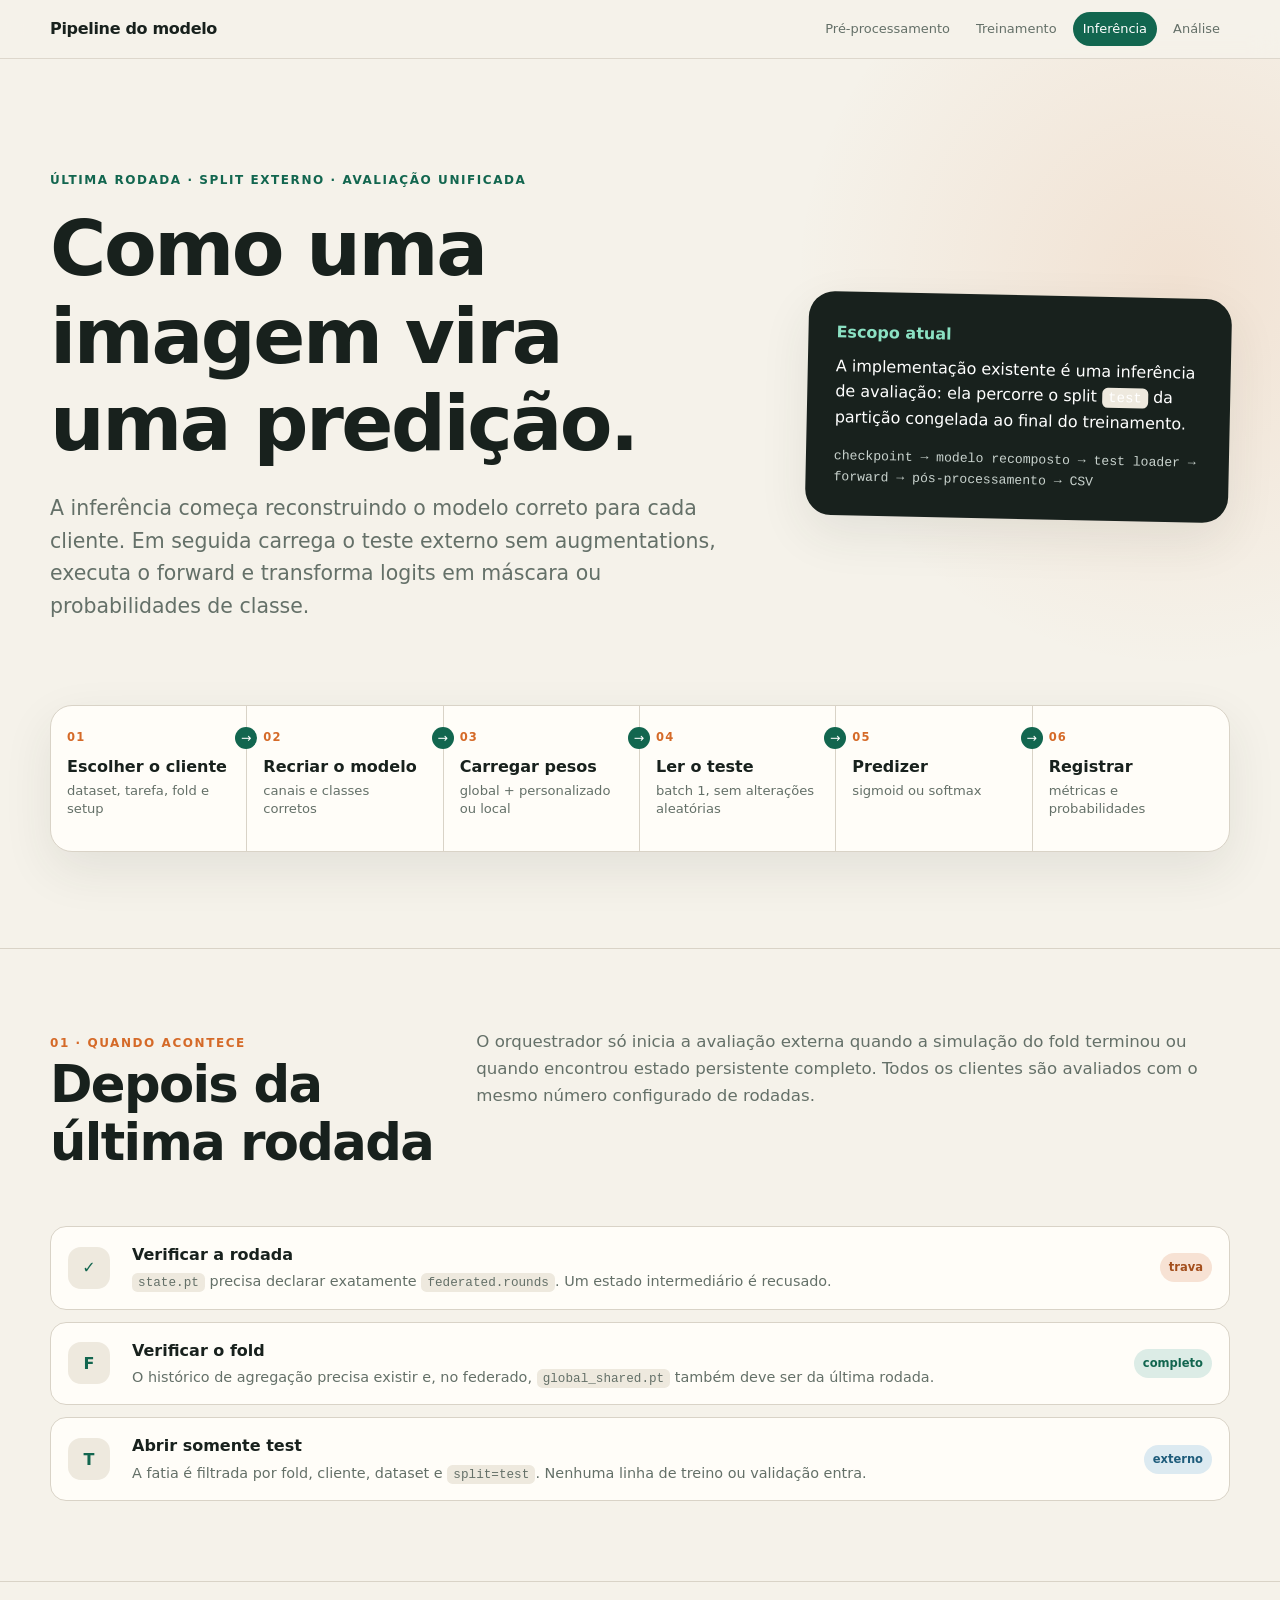
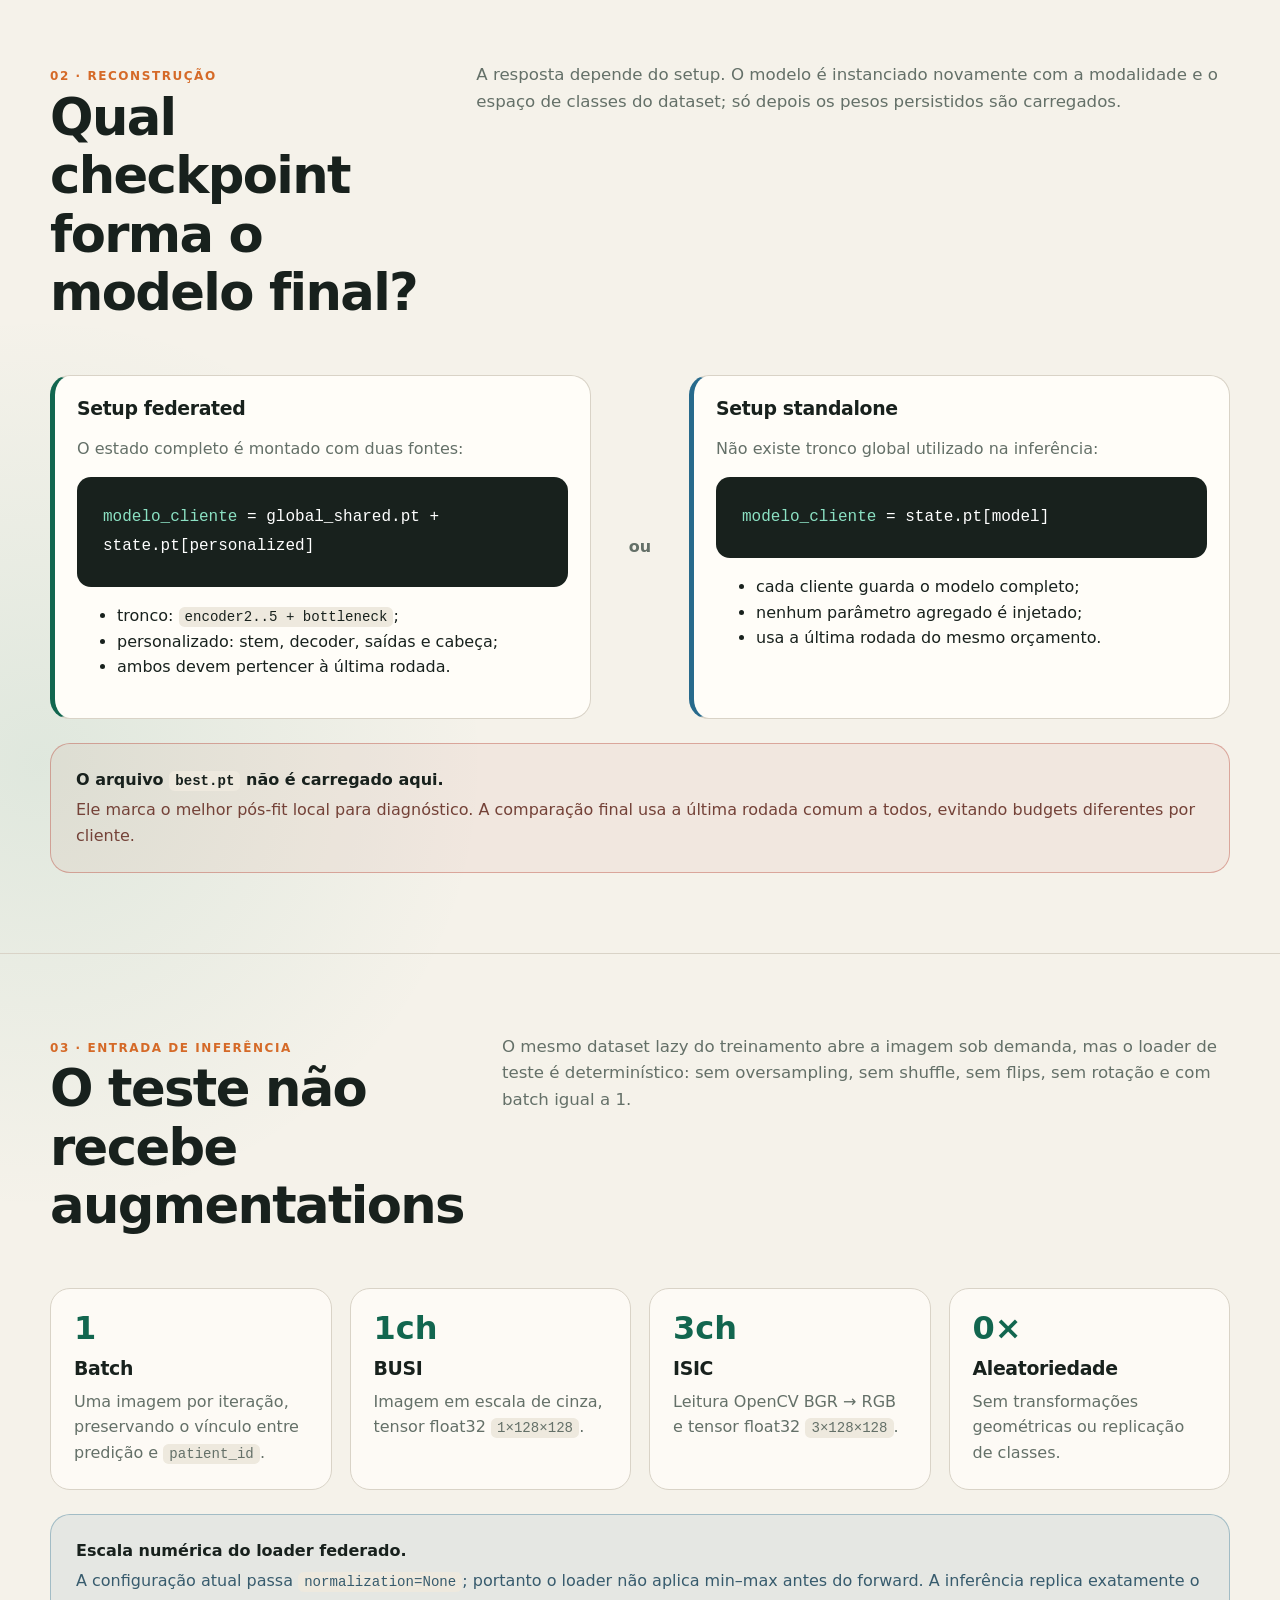
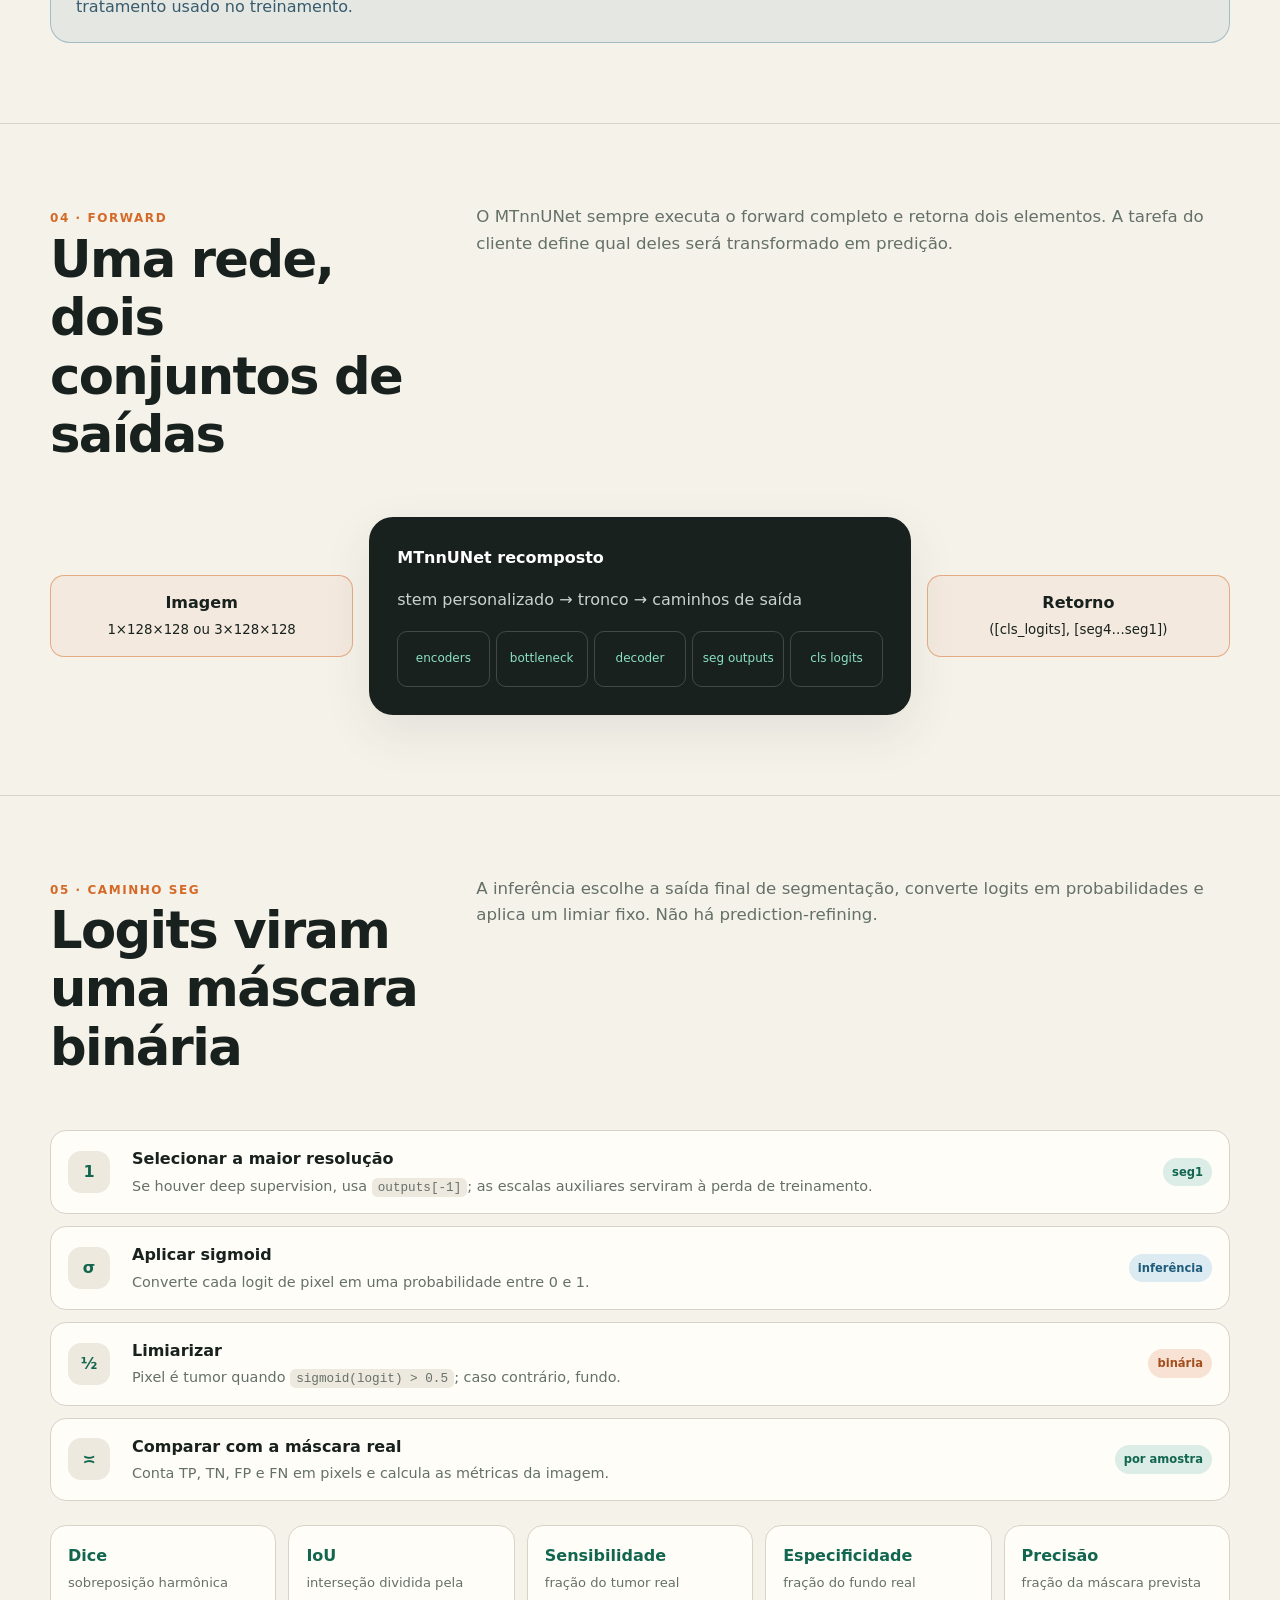
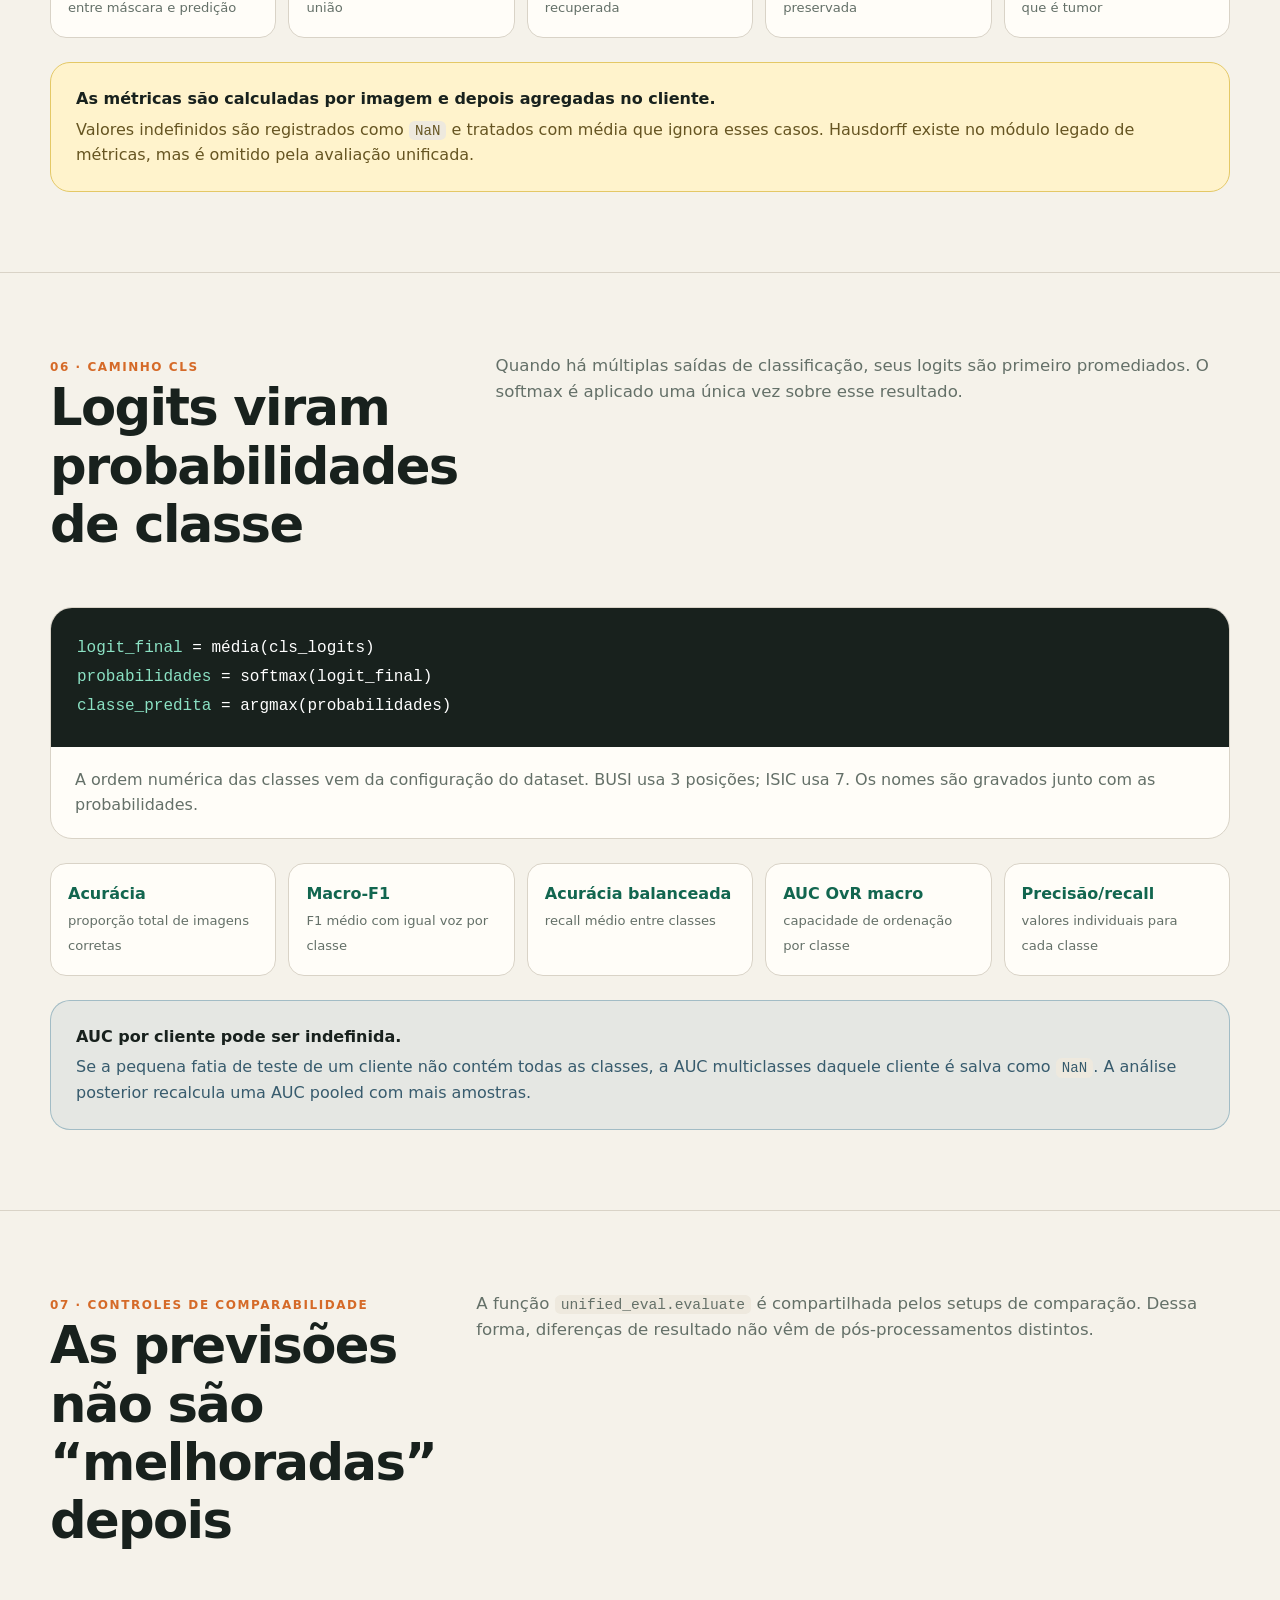
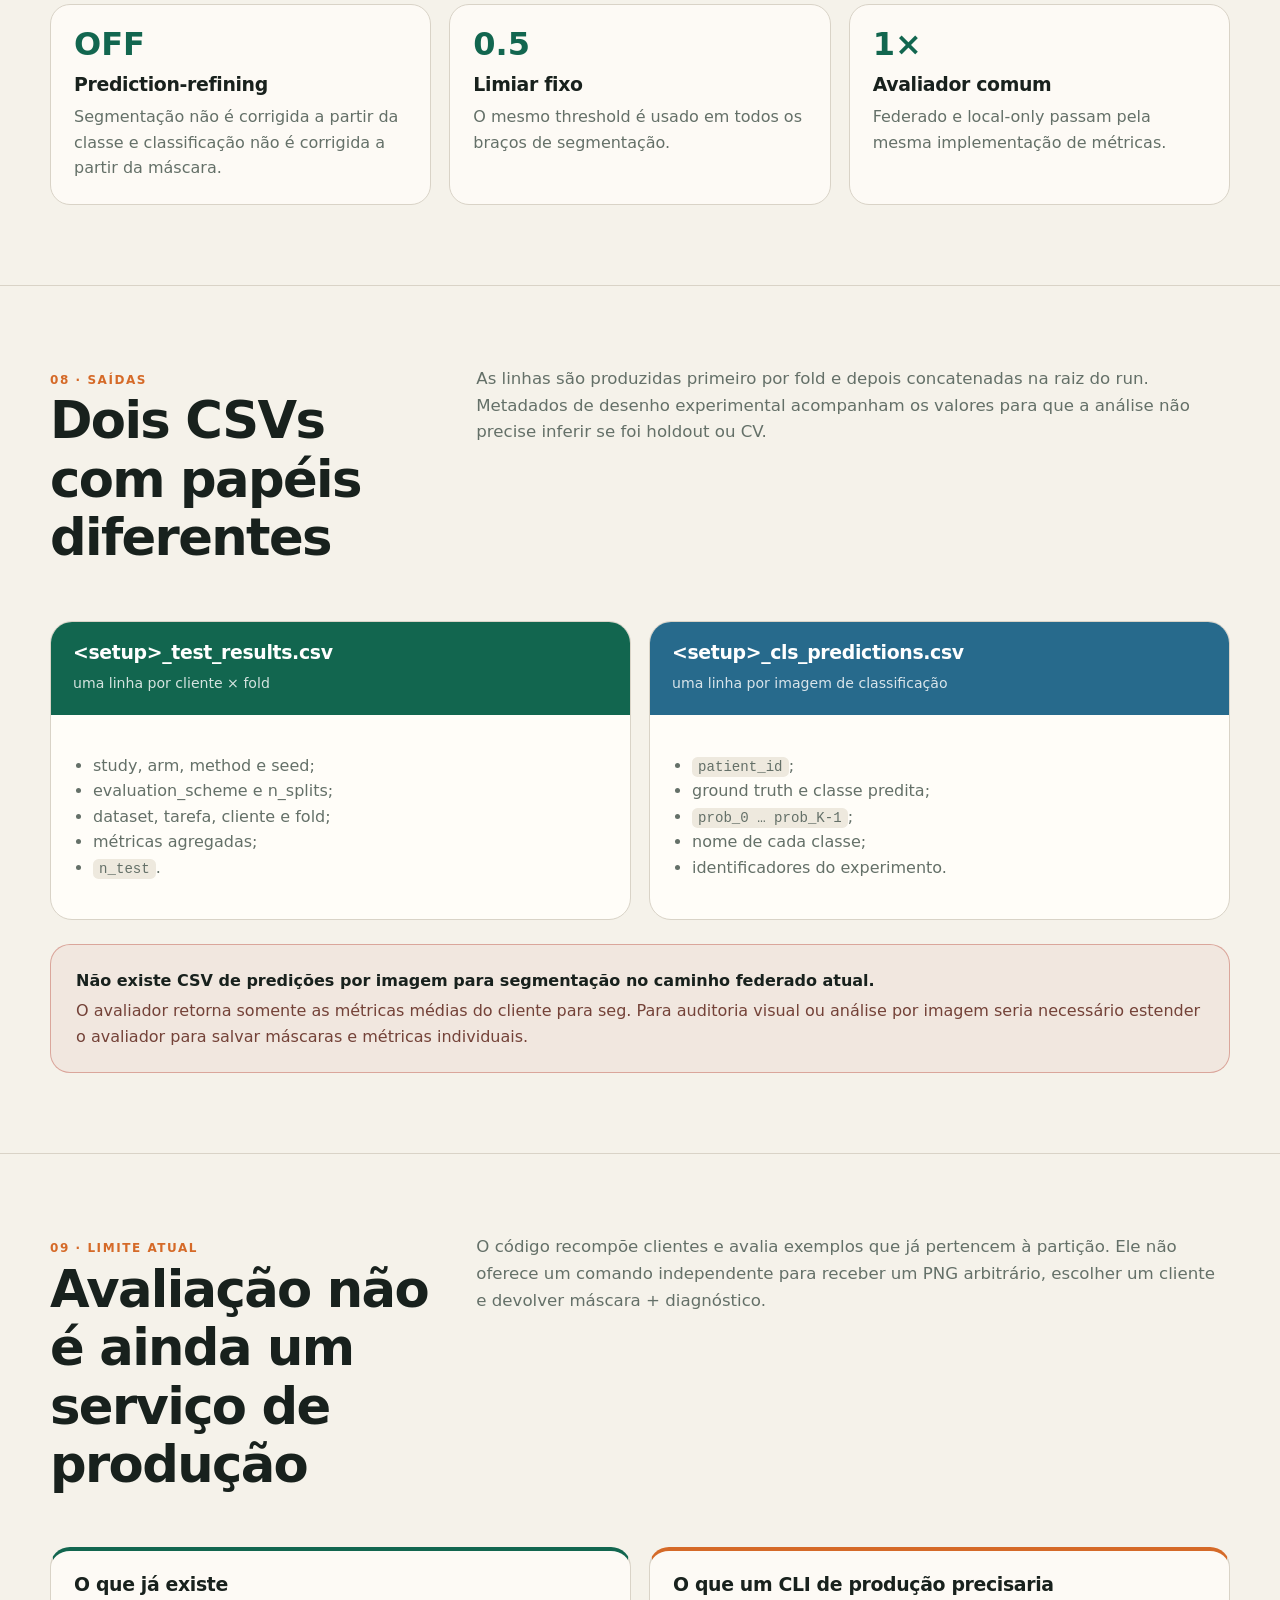
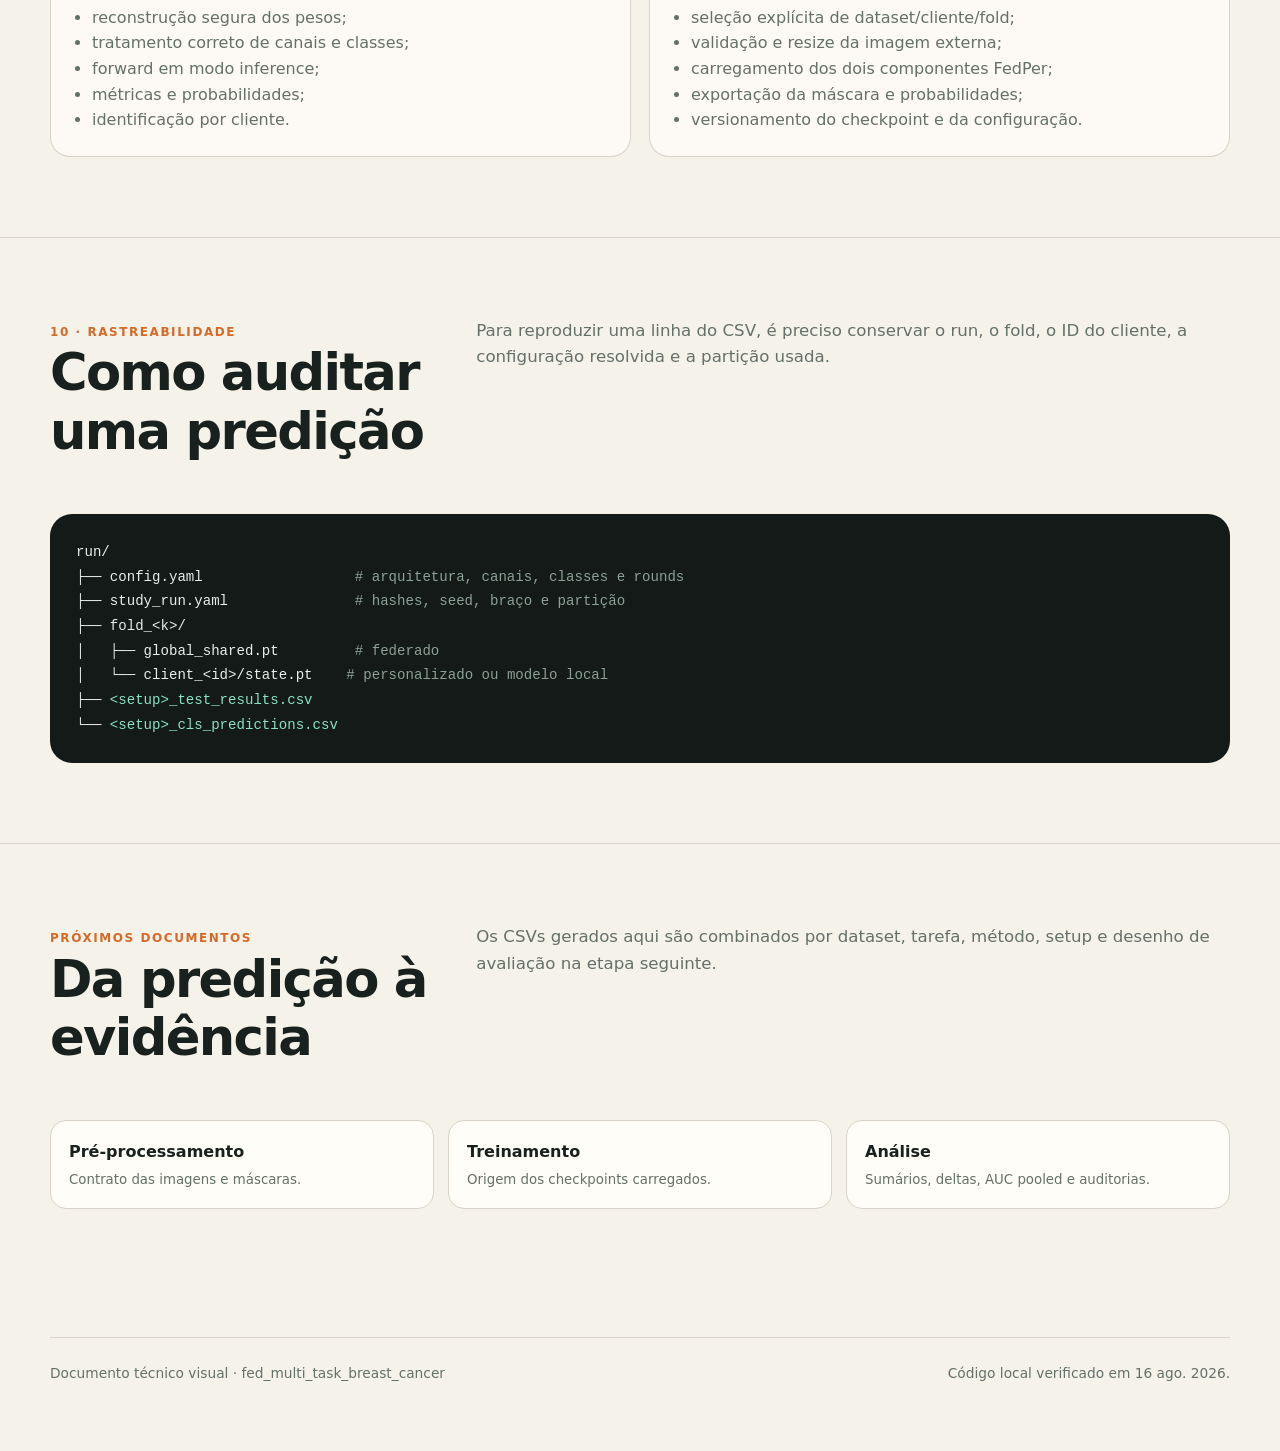
<file: docs/inferencia_modelo.html>
<!doctype html>
<html lang="pt-BR">
<head>
  <meta charset="utf-8">
  <meta name="viewport" content="width=device-width, initial-scale=1">
  <meta name="description" content="Reconstrução dos modelos e inferência final para segmentação e classificação.">
  <title>Inferência do modelo — reconstrução, predição e métricas</title>
  <link rel="icon" href="data:,">
  <link rel="stylesheet" href="model_pipeline.css">
</head>
<body>
  <header class="topbar">
    <div class="shell topbar-inner">
      <div class="brand">Pipeline do modelo</div>
      <nav class="docnav" aria-label="Documentos do pipeline">
        <a href="preprocessamento_dados.html">Pré-processamento</a>
        <a href="treinamento_modelo.html">Treinamento</a>
        <a class="current" href="inferencia_modelo.html">Inferência</a>
        <a href="analise_resultados.html">Análise</a>
      </nav>
    </div>
  </header>

  <main>
    <div class="shell">
      <div class="hero">
        <div>
          <div class="eyebrow">Última rodada · split externo · avaliação unificada</div>
          <h1>Como uma imagem vira uma predição.</h1>
          <p class="lead">A inferência começa reconstruindo o modelo correto para cada cliente. Em seguida carrega o teste externo sem augmentations, executa o forward e transforma logits em máscara ou probabilidades de classe.</p>
        </div>
        <aside class="hero-note">
          <strong>Escopo atual</strong>
          <p>A implementação existente é uma inferência de avaliação: ela percorre o split <code>test</code> da partição congelada ao final do treinamento.</p>
          <div class="mono">checkpoint → modelo recomposto → test loader → forward → pós-processamento → CSV</div>
        </aside>
      </div>

      <div class="journey" style="--steps:6" aria-label="Resumo da inferência">
        <div class="journey-step"><div class="journey-n">01</div><b>Escolher o cliente</b><span>dataset, tarefa, fold e setup</span></div>
        <div class="journey-step"><div class="journey-n">02</div><b>Recriar o modelo</b><span>canais e classes corretos</span></div>
        <div class="journey-step"><div class="journey-n">03</div><b>Carregar pesos</b><span>global + personalizado ou local</span></div>
        <div class="journey-step"><div class="journey-n">04</div><b>Ler o teste</b><span>batch 1, sem alterações aleatórias</span></div>
        <div class="journey-step"><div class="journey-n">05</div><b>Predizer</b><span>sigmoid ou softmax</span></div>
        <div class="journey-step"><div class="journey-n">06</div><b>Registrar</b><span>métricas e probabilidades</span></div>
      </div>
    </div>

    <section id="momento">
      <div class="shell">
        <div class="section-head">
          <div><span class="kicker">01 · Quando acontece</span><h2>Depois da última rodada</h2></div>
          <p>O orquestrador só inicia a avaliação externa quando a simulação do fold terminou ou quando encontrou estado persistente completo. Todos os clientes são avaliados com o mesmo número configurado de rodadas.</p>
        </div>
        <div class="flow">
          <div class="flow-row"><div class="flow-icon">✓</div><div><b>Verificar a rodada</b><p><code>state.pt</code> precisa declarar exatamente <code>federated.rounds</code>. Um estado intermediário é recusado.</p></div><span class="tag orange">trava</span></div>
          <div class="flow-row"><div class="flow-icon">F</div><div><b>Verificar o fold</b><p>O histórico de agregação precisa existir e, no federado, <code>global_shared.pt</code> também deve ser da última rodada.</p></div><span class="tag">completo</span></div>
          <div class="flow-row"><div class="flow-icon">T</div><div><b>Abrir somente test</b><p>A fatia é filtrada por fold, cliente, dataset e <code>split=test</code>. Nenhuma linha de treino ou validação entra.</p></div><span class="tag blue">externo</span></div>
        </div>
      </div>
    </section>

    <section id="reconstrucao">
      <div class="shell">
        <div class="section-head">
          <div><span class="kicker">02 · Reconstrução</span><h2>Qual checkpoint forma o modelo final?</h2></div>
          <p>A resposta depende do setup. O modelo é instanciado novamente com a modalidade e o espaço de classes do dataset; só depois os pesos persistidos são carregados.</p>
        </div>

        <div class="decision">
          <article class="decision-card green">
            <h3>Setup federated</h3>
            <p>O estado completo é montado com duas fontes:</p>
            <div class="formula-main" style="border-radius:14px"><em>modelo_cliente</em> = global_shared.pt + state.pt[personalized]</div>
            <ul><li>tronco: <code>encoder2..5 + bottleneck</code>;</li><li>personalizado: stem, decoder, saídas e cabeça;</li><li>ambos devem pertencer à última rodada.</li></ul>
          </article>
          <div class="decision-mid">ou</div>
          <article class="decision-card blue">
            <h3>Setup standalone</h3>
            <p>Não existe tronco global utilizado na inferência:</p>
            <div class="formula-main" style="border-radius:14px"><em>modelo_cliente</em> = state.pt[model]</div>
            <ul><li>cada cliente guarda o modelo completo;</li><li>nenhum parâmetro agregado é injetado;</li><li>usa a última rodada do mesmo orçamento.</li></ul>
          </article>
        </div>
        <div class="callout danger"><b>O arquivo <code>best.pt</code> não é carregado aqui.</b><p>Ele marca o melhor pós-fit local para diagnóstico. A comparação final usa a última rodada comum a todos, evitando budgets diferentes por cliente.</p></div>
      </div>
    </section>

    <section id="entrada">
      <div class="shell">
        <div class="section-head">
          <div><span class="kicker">03 · Entrada de inferência</span><h2>O teste não recebe augmentations</h2></div>
          <p>O mesmo dataset lazy do treinamento abre a imagem sob demanda, mas o loader de teste é determinístico: sem oversampling, sem shuffle, sem flips, sem rotação e com batch igual a 1.</p>
        </div>
        <div class="cards four">
          <article class="card"><div class="num">1</div><h3>Batch</h3><p>Uma imagem por iteração, preservando o vínculo entre predição e <code>patient_id</code>.</p></article>
          <article class="card"><div class="num">1ch</div><h3>BUSI</h3><p>Imagem em escala de cinza, tensor float32 <code>1×128×128</code>.</p></article>
          <article class="card"><div class="num">3ch</div><h3>ISIC</h3><p>Leitura OpenCV BGR → RGB e tensor float32 <code>3×128×128</code>.</p></article>
          <article class="card"><div class="num">0×</div><h3>Aleatoriedade</h3><p>Sem transformações geométricas ou replicação de classes.</p></article>
        </div>
        <div class="callout info"><b>Escala numérica do loader federado.</b><p>A configuração atual passa <code>normalization=None</code>; portanto o loader não aplica min–max antes do forward. A inferência replica exatamente o tratamento usado no treinamento.</p></div>
      </div>
    </section>

    <section id="forward">
      <div class="shell">
        <div class="section-head">
          <div><span class="kicker">04 · Forward</span><h2>Uma rede, dois conjuntos de saídas</h2></div>
          <p>O MTnnUNet sempre executa o forward completo e retorna dois elementos. A tarefa do cliente define qual deles será transformado em predição.</p>
        </div>
        <div class="architecture">
          <div class="arch-stack"><div class="arch-node local"><b>Imagem</b><br><small>1×128×128 ou 3×128×128</small></div></div>
          <div class="arch-core"><b>MTnnUNet recomposto</b><p style="color:#c9d3ce">stem personalizado → tronco → caminhos de saída</p><div class="layers"><span>encoders</span><span>bottleneck</span><span>decoder</span><span>seg outputs</span><span>cls logits</span></div></div>
          <div class="arch-stack"><div class="arch-node local"><b>Retorno</b><br><small>([cls_logits], [seg4…seg1])</small></div></div>
        </div>
      </div>
    </section>

    <section id="segmentacao">
      <div class="shell">
        <div class="section-head">
          <div><span class="kicker">05 · Caminho seg</span><h2>Logits viram uma máscara binária</h2></div>
          <p>A inferência escolhe a saída final de segmentação, converte logits em probabilidades e aplica um limiar fixo. Não há prediction-refining.</p>
        </div>
        <div class="flow">
          <div class="flow-row"><div class="flow-icon">1</div><div><b>Selecionar a maior resolução</b><p>Se houver deep supervision, usa <code>outputs[-1]</code>; as escalas auxiliares serviram à perda de treinamento.</p></div><span class="tag">seg1</span></div>
          <div class="flow-row"><div class="flow-icon">σ</div><div><b>Aplicar sigmoid</b><p>Converte cada logit de pixel em uma probabilidade entre 0 e 1.</p></div><span class="tag blue">inferência</span></div>
          <div class="flow-row"><div class="flow-icon">½</div><div><b>Limiarizar</b><p>Pixel é tumor quando <code>sigmoid(logit) &gt; 0.5</code>; caso contrário, fundo.</p></div><span class="tag orange">binária</span></div>
          <div class="flow-row"><div class="flow-icon">≍</div><div><b>Comparar com a máscara real</b><p>Conta TP, TN, FP e FN em pixels e calcula as métricas da imagem.</p></div><span class="tag">por amostra</span></div>
        </div>

        <div class="metric-grid" style="margin-top:24px">
          <div class="metric"><b>Dice</b><span>sobreposição harmônica entre máscara e predição</span></div>
          <div class="metric"><b>IoU</b><span>interseção dividida pela união</span></div>
          <div class="metric"><b>Sensibilidade</b><span>fração do tumor real recuperada</span></div>
          <div class="metric"><b>Especificidade</b><span>fração do fundo real preservada</span></div>
          <div class="metric"><b>Precisão</b><span>fração da máscara prevista que é tumor</span></div>
        </div>
        <div class="callout"><b>As métricas são calculadas por imagem e depois agregadas no cliente.</b><p>Valores indefinidos são registrados como <code>NaN</code> e tratados com média que ignora esses casos. Hausdorff existe no módulo legado de métricas, mas é omitido pela avaliação unificada.</p></div>
      </div>
    </section>

    <section id="classificacao">
      <div class="shell">
        <div class="section-head">
          <div><span class="kicker">06 · Caminho cls</span><h2>Logits viram probabilidades de classe</h2></div>
          <p>Quando há múltiplas saídas de classificação, seus logits são primeiro promediados. O softmax é aplicado uma única vez sobre esse resultado.</p>
        </div>
        <div class="formula">
          <div class="formula-main"><em>logit_final</em> = média(cls_logits)<br><em>probabilidades</em> = softmax(logit_final)<br><em>classe_predita</em> = argmax(probabilidades)</div>
          <div class="formula-note">A ordem numérica das classes vem da configuração do dataset. BUSI usa 3 posições; ISIC usa 7. Os nomes são gravados junto com as probabilidades.</div>
        </div>
        <div class="metric-grid" style="margin-top:24px">
          <div class="metric"><b>Acurácia</b><span>proporção total de imagens corretas</span></div>
          <div class="metric"><b>Macro-F1</b><span>F1 médio com igual voz por classe</span></div>
          <div class="metric"><b>Acurácia balanceada</b><span>recall médio entre classes</span></div>
          <div class="metric"><b>AUC OvR macro</b><span>capacidade de ordenação por classe</span></div>
          <div class="metric"><b>Precisão/recall</b><span>valores individuais para cada classe</span></div>
        </div>
        <div class="callout info"><b>AUC por cliente pode ser indefinida.</b><p>Se a pequena fatia de teste de um cliente não contém todas as classes, a AUC multiclasses daquele cliente é salva como <code>NaN</code>. A análise posterior recalcula uma AUC pooled com mais amostras.</p></div>
      </div>
    </section>

    <section id="sem-refino">
      <div class="shell">
        <div class="section-head">
          <div><span class="kicker">07 · Controles de comparabilidade</span><h2>As previsões não são “melhoradas” depois</h2></div>
          <p>A função <code>unified_eval.evaluate</code> é compartilhada pelos setups de comparação. Dessa forma, diferenças de resultado não vêm de pós-processamentos distintos.</p>
        </div>
        <div class="cards">
          <article class="card"><div class="num">OFF</div><h3>Prediction-refining</h3><p>Segmentação não é corrigida a partir da classe e classificação não é corrigida a partir da máscara.</p></article>
          <article class="card"><div class="num">0.5</div><h3>Limiar fixo</h3><p>O mesmo threshold é usado em todos os braços de segmentação.</p></article>
          <article class="card"><div class="num">1×</div><h3>Avaliador comum</h3><p>Federado e local-only passam pela mesma implementação de métricas.</p></article>
        </div>
      </div>
    </section>

    <section id="saidas">
      <div class="shell">
        <div class="section-head">
          <div><span class="kicker">08 · Saídas</span><h2>Dois CSVs com papéis diferentes</h2></div>
          <p>As linhas são produzidas primeiro por fold e depois concatenadas na raiz do run. Metadados de desenho experimental acompanham os valores para que a análise não precise inferir se foi holdout ou CV.</p>
        </div>
        <div class="split-view">
          <article class="panel"><div class="panel-head"><h3>&lt;setup&gt;_test_results.csv</h3><p>uma linha por cliente × fold</p></div><div class="panel-body"><ul><li>study, arm, method e seed;</li><li>evaluation_scheme e n_splits;</li><li>dataset, tarefa, cliente e fold;</li><li>métricas agregadas;</li><li><code>n_test</code>.</li></ul></div></article>
          <article class="panel"><div class="panel-head blue"><h3>&lt;setup&gt;_cls_predictions.csv</h3><p>uma linha por imagem de classificação</p></div><div class="panel-body"><ul><li><code>patient_id</code>;</li><li>ground truth e classe predita;</li><li><code>prob_0 … prob_K-1</code>;</li><li>nome de cada classe;</li><li>identificadores do experimento.</li></ul></div></article>
        </div>
        <div class="callout danger"><b>Não existe CSV de predições por imagem para segmentação no caminho federado atual.</b><p>O avaliador retorna somente as métricas médias do cliente para seg. Para auditoria visual ou análise por imagem seria necessário estender o avaliador para salvar máscaras e métricas individuais.</p></div>
      </div>
    </section>

    <section id="deploy">
      <div class="shell">
        <div class="section-head">
          <div><span class="kicker">09 · Limite atual</span><h2>Avaliação não é ainda um serviço de produção</h2></div>
          <p>O código recompõe clientes e avalia exemplos que já pertencem à partição. Ele não oferece um comando independente para receber um PNG arbitrário, escolher um cliente e devolver máscara + diagnóstico.</p>
        </div>
        <div class="cards two">
          <article class="card green"><h3>O que já existe</h3><ul><li>reconstrução segura dos pesos;</li><li>tratamento correto de canais e classes;</li><li>forward em modo inference;</li><li>métricas e probabilidades;</li><li>identificação por cliente.</li></ul></article>
          <article class="card orange"><h3>O que um CLI de produção precisaria</h3><ul><li>seleção explícita de dataset/cliente/fold;</li><li>validação e resize da imagem externa;</li><li>carregamento dos dois componentes FedPer;</li><li>exportação da máscara e probabilidades;</li><li>versionamento do checkpoint e da configuração.</li></ul></article>
        </div>
      </div>
    </section>

    <section id="rastreio">
      <div class="shell">
        <div class="section-head">
          <div><span class="kicker">10 · Rastreabilidade</span><h2>Como auditar uma predição</h2></div>
          <p>Para reproduzir uma linha do CSV, é preciso conservar o run, o fold, o ID do cliente, a configuração resolvida e a partição usada.</p>
        </div>
        <div class="filetree"><pre>run/
├── config.yaml                  <span class="dim"># arquitetura, canais, classes e rounds</span>
├── study_run.yaml               <span class="dim"># hashes, seed, braço e partição</span>
├── fold_&lt;k&gt;/
│   ├── global_shared.pt         <span class="dim"># federado</span>
│   └── client_&lt;id&gt;/state.pt    <span class="dim"># personalizado ou modelo local</span>
├── <span class="accent">&lt;setup&gt;_test_results.csv</span>
└── <span class="accent">&lt;setup&gt;_cls_predictions.csv</span></pre></div>
      </div>
    </section>

    <section id="continuidade">
      <div class="shell">
        <div class="section-head"><div><span class="kicker">Próximos documentos</span><h2>Da predição à evidência</h2></div><p>Os CSVs gerados aqui são combinados por dataset, tarefa, método, setup e desenho de avaliação na etapa seguinte.</p></div>
        <div class="related">
          <a href="preprocessamento_dados.html"><b>Pré-processamento</b><small>Contrato das imagens e máscaras.</small></a>
          <a href="treinamento_modelo.html"><b>Treinamento</b><small>Origem dos checkpoints carregados.</small></a>
          <a href="analise_resultados.html"><b>Análise</b><small>Sumários, deltas, AUC pooled e auditorias.</small></a>
        </div>
      </div>
    </section>
  </main>

  <footer><div class="shell foot"><span>Documento técnico visual · fed_multi_task_breast_cancer</span><span>Código local verificado em 16 ago. 2026.</span></div></footer>
</body>
</html>
</file>
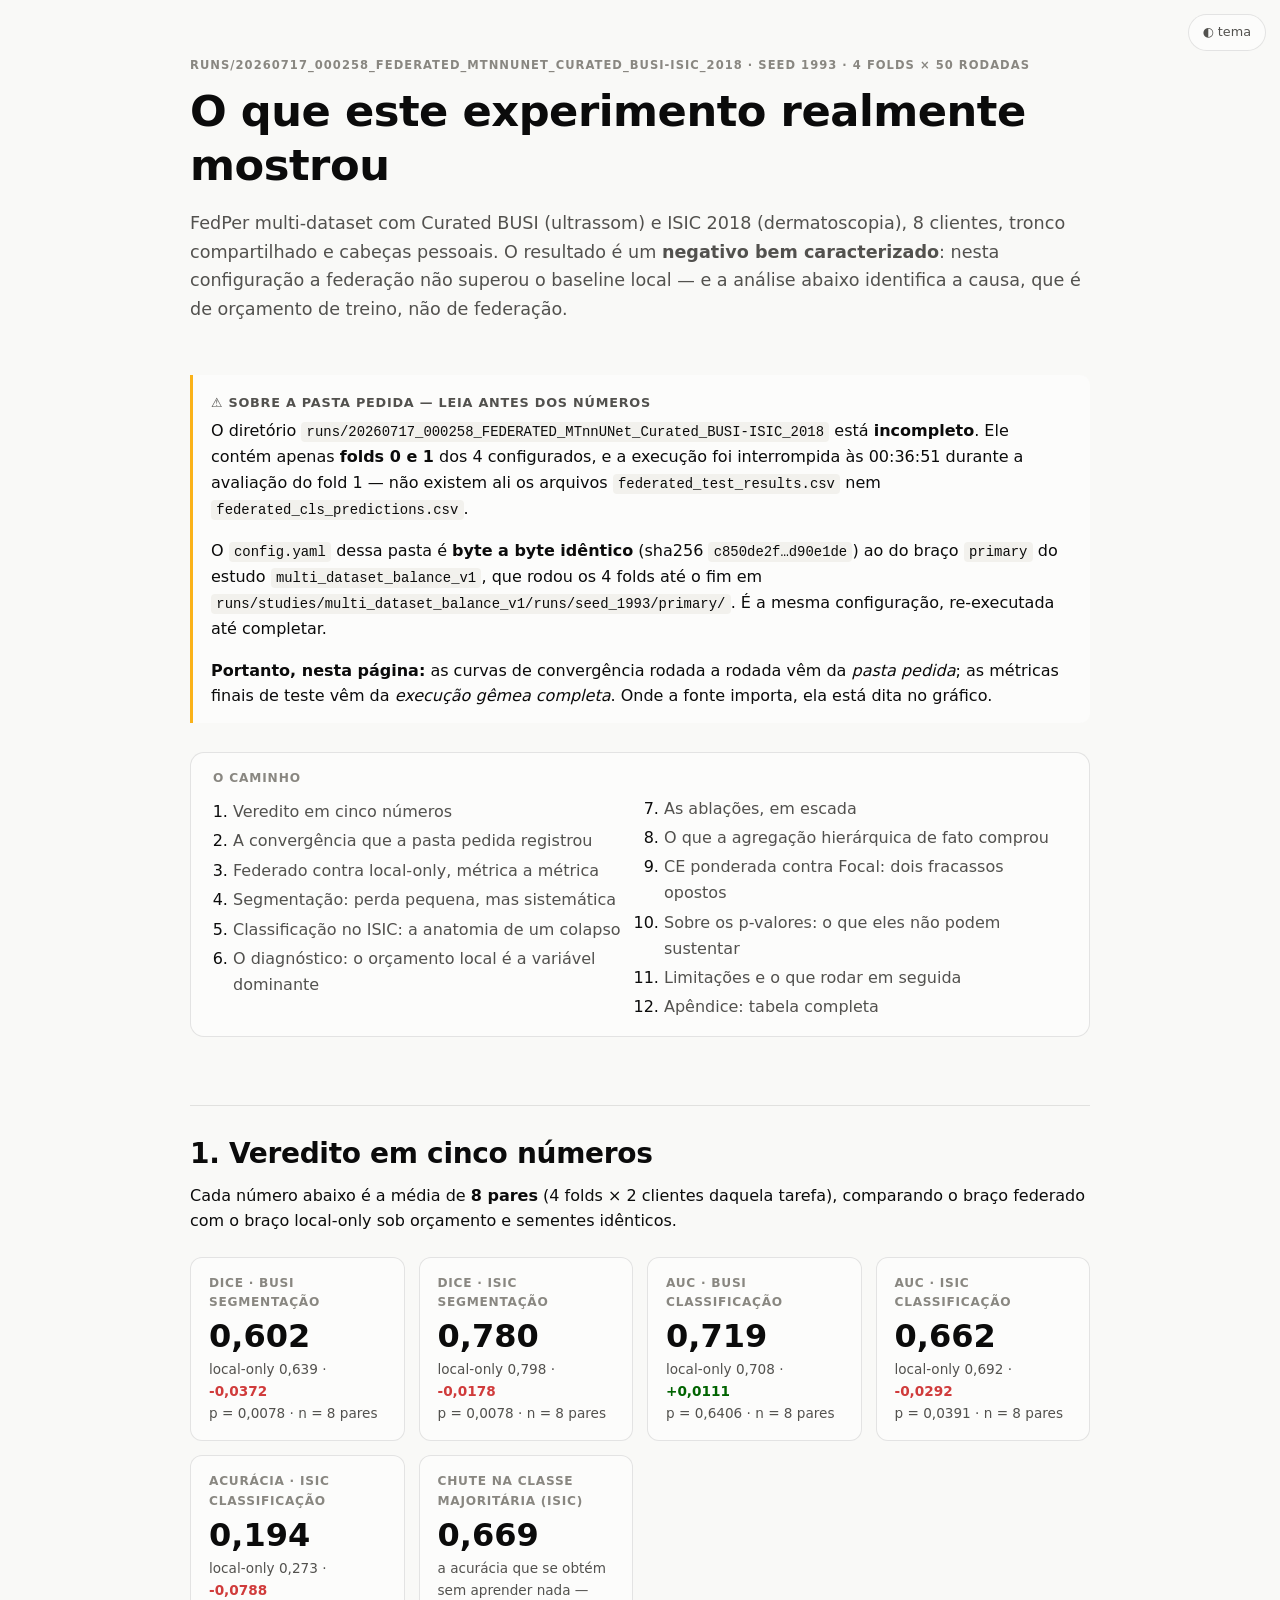
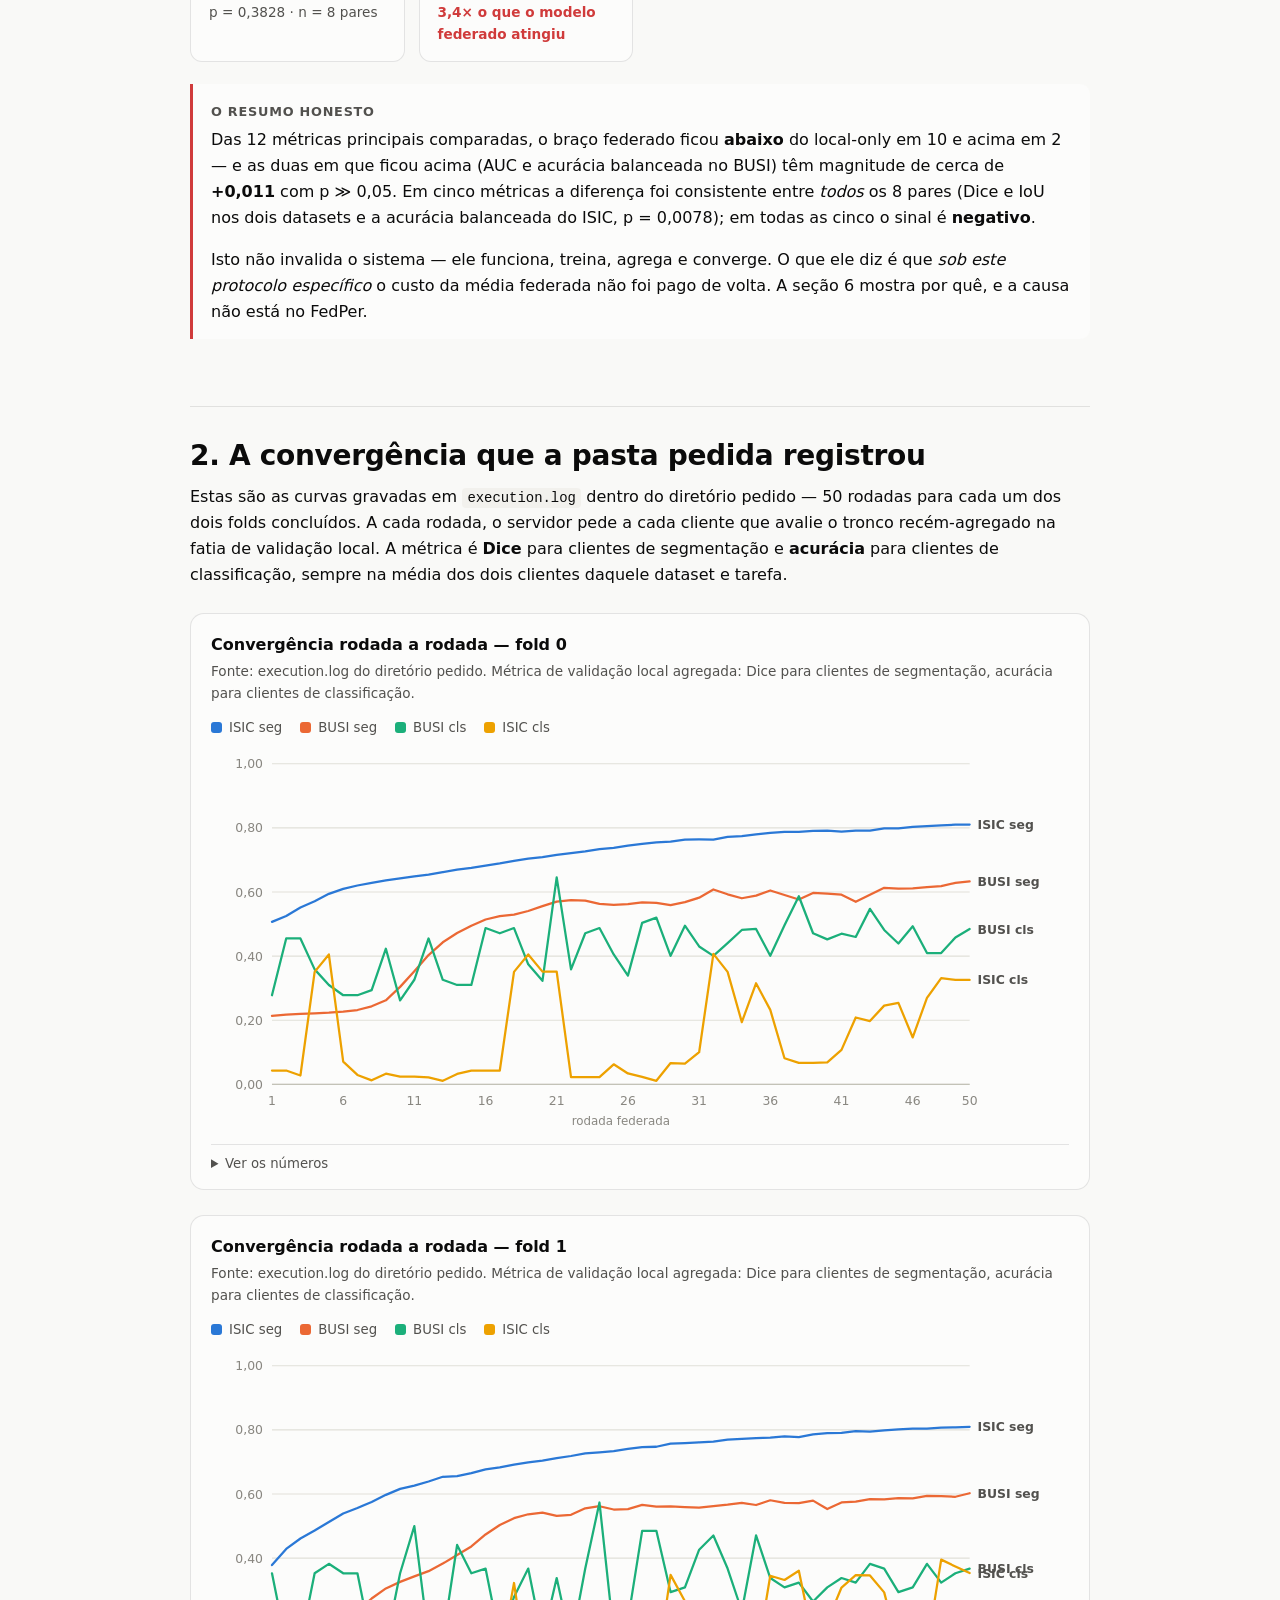
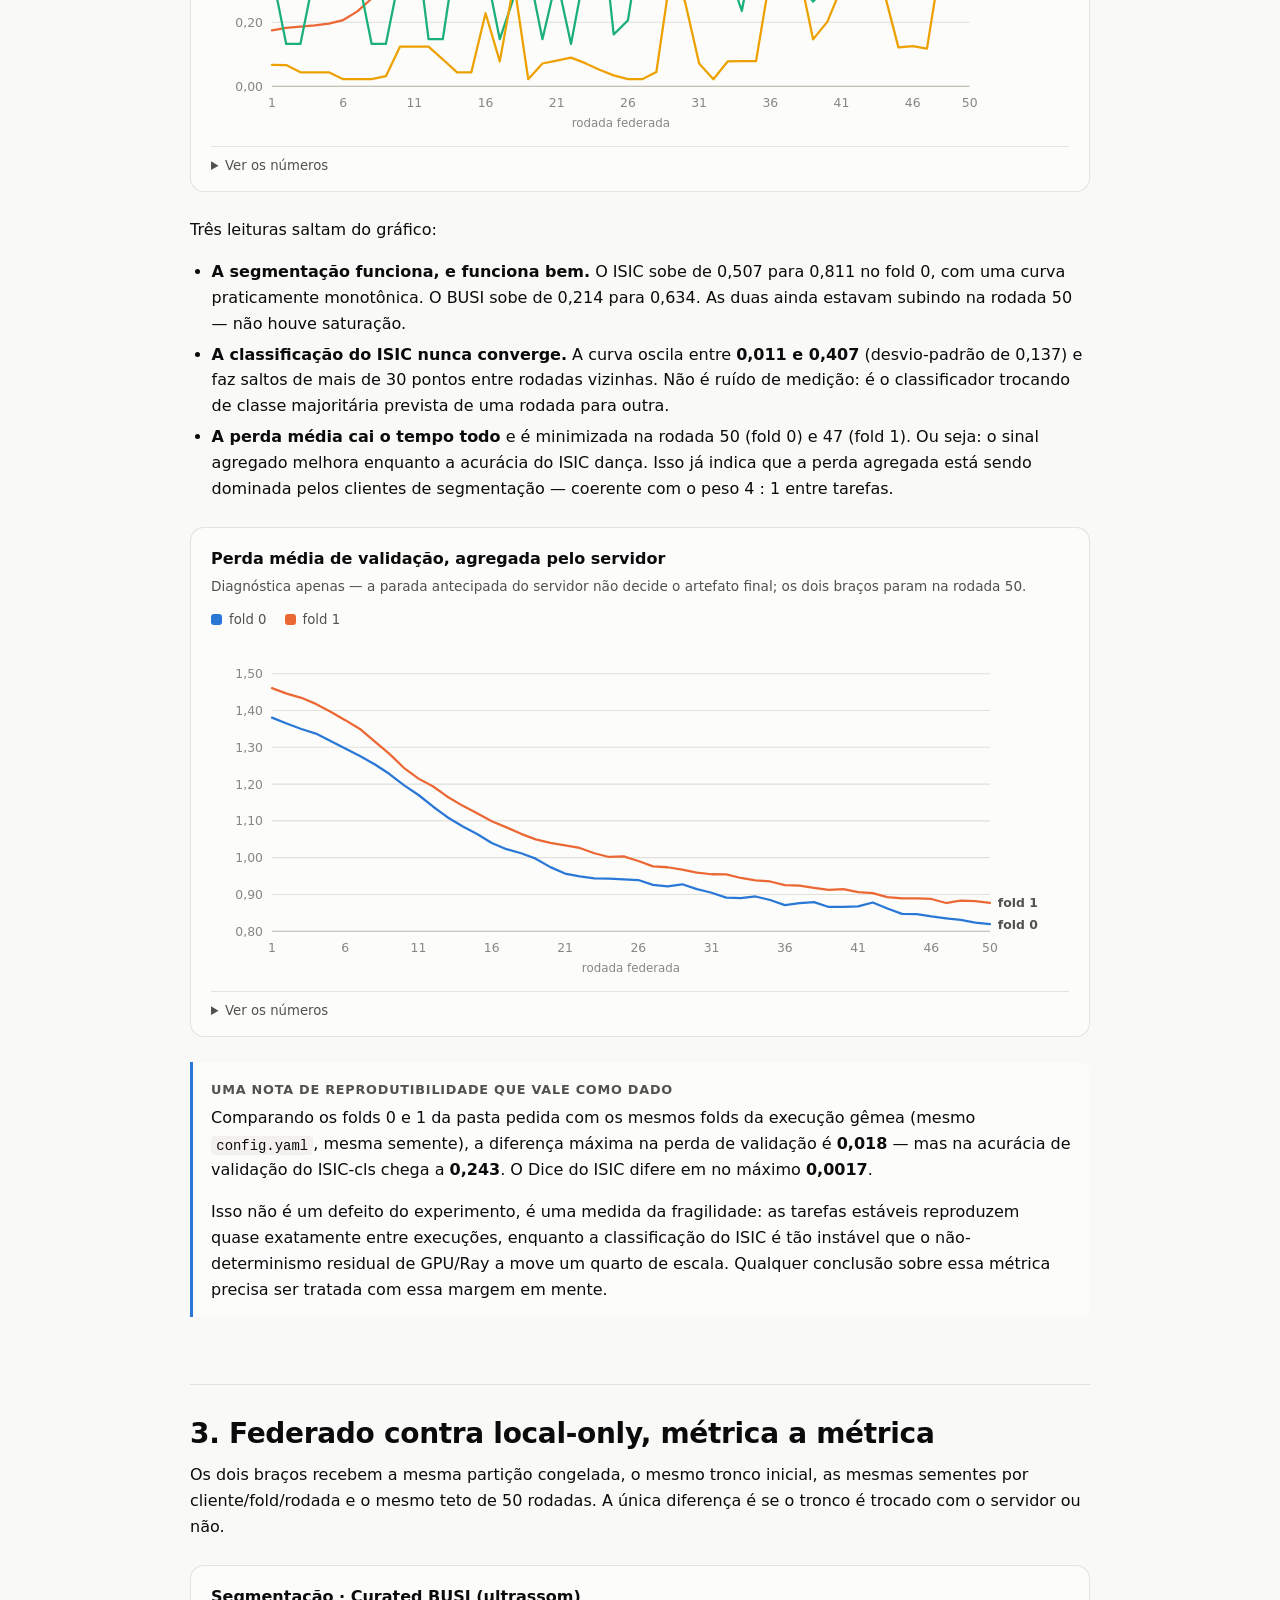
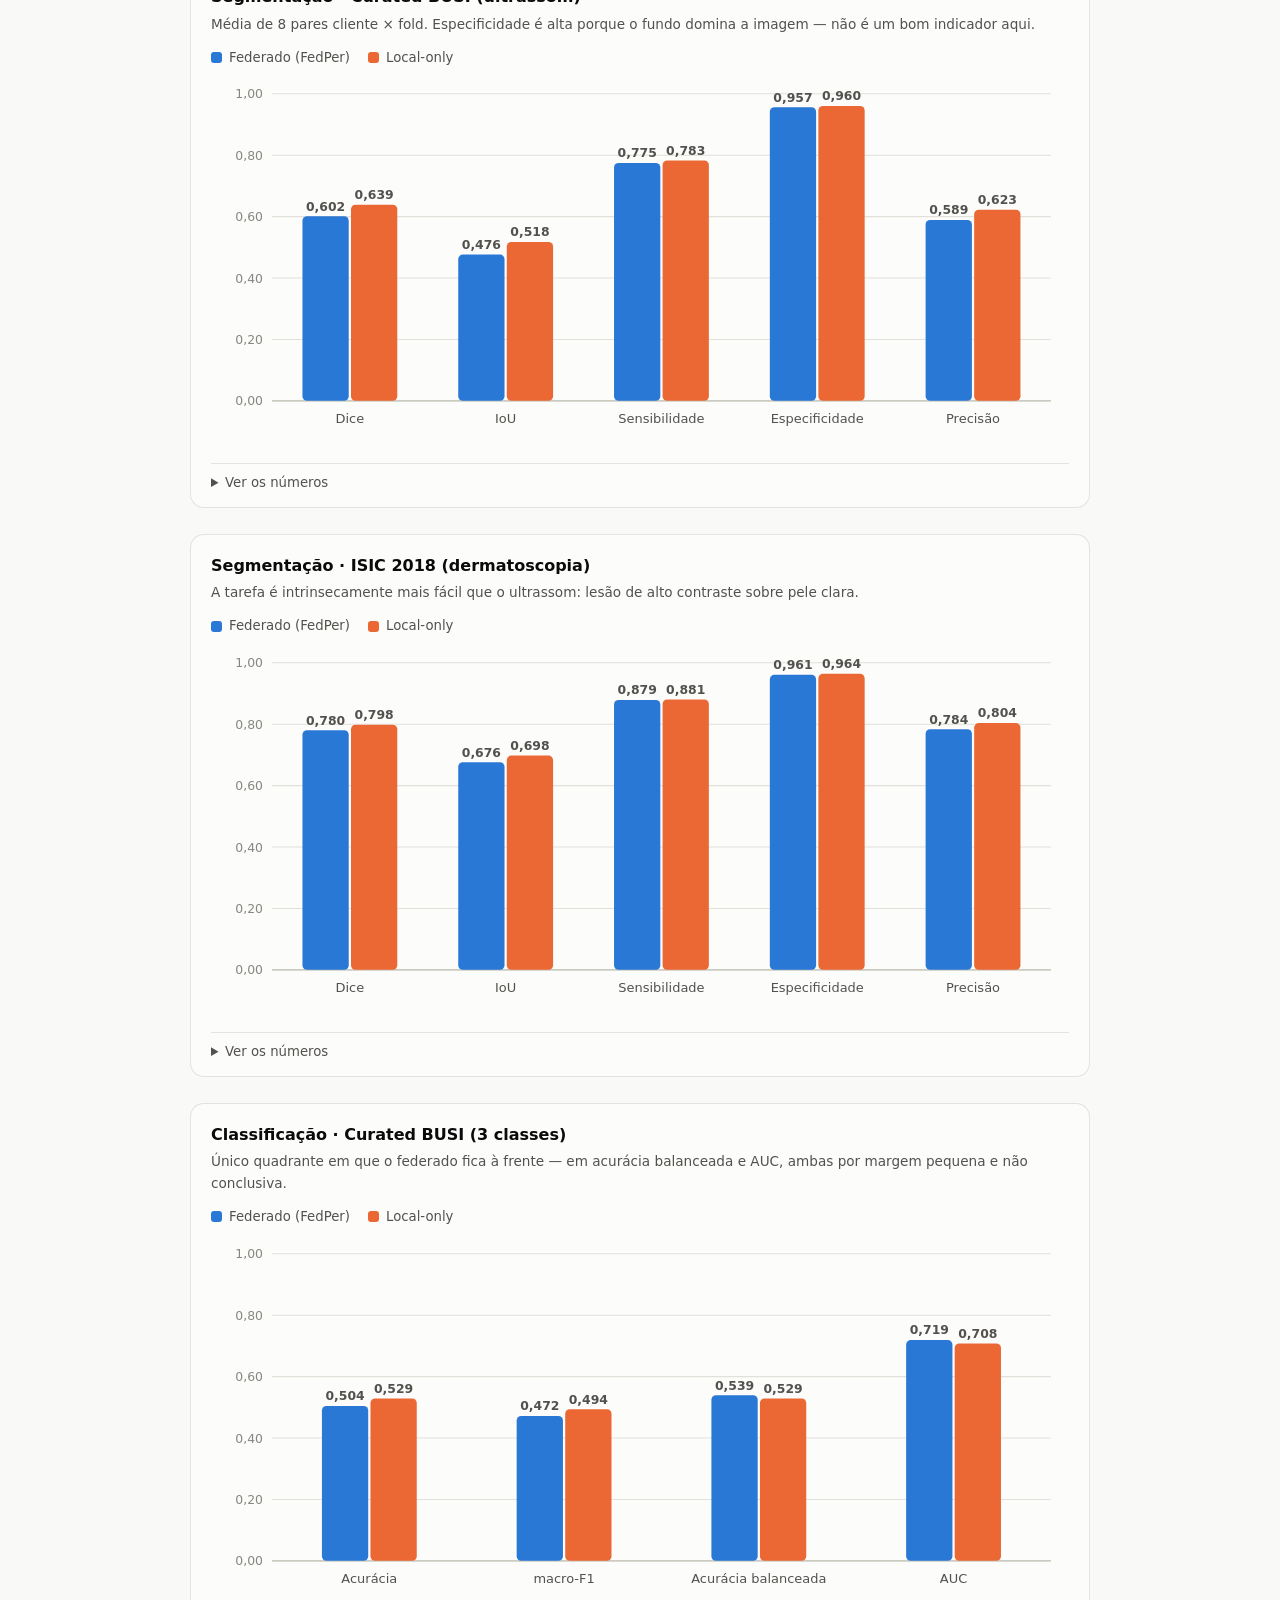
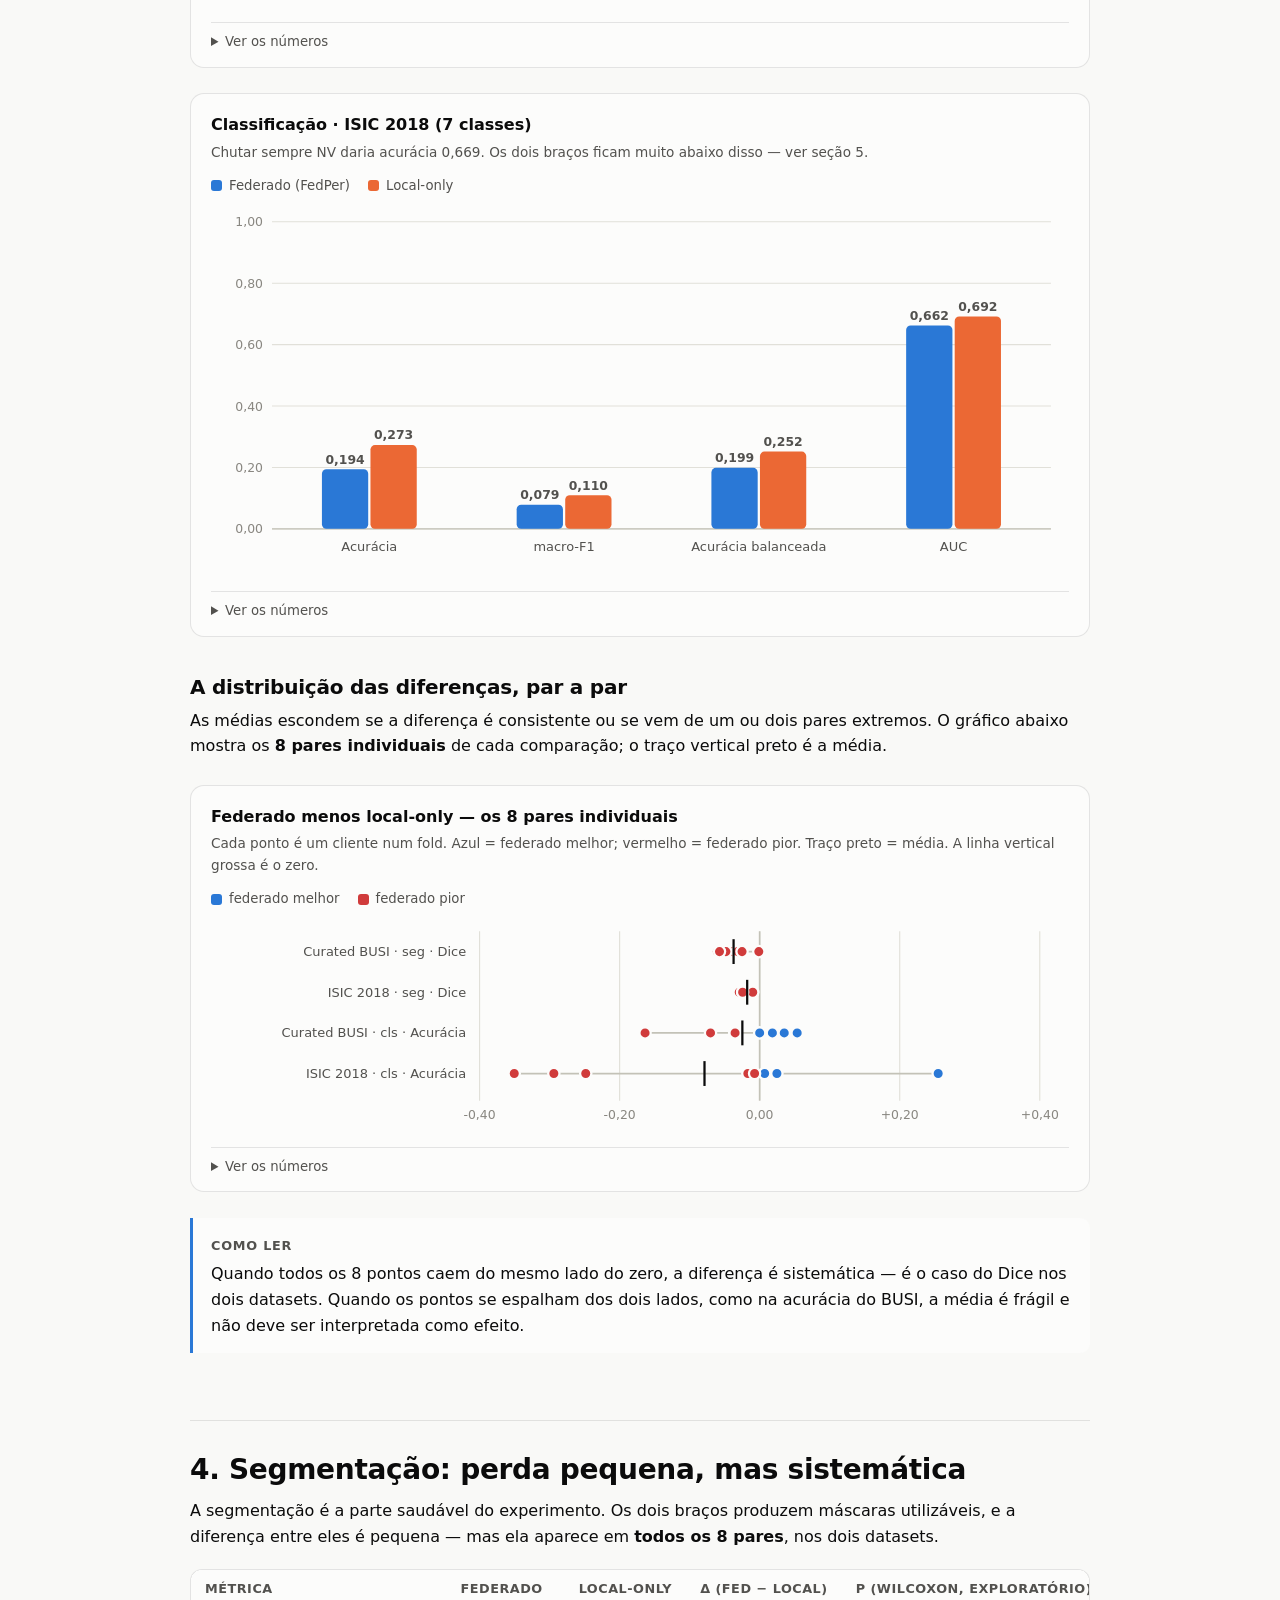
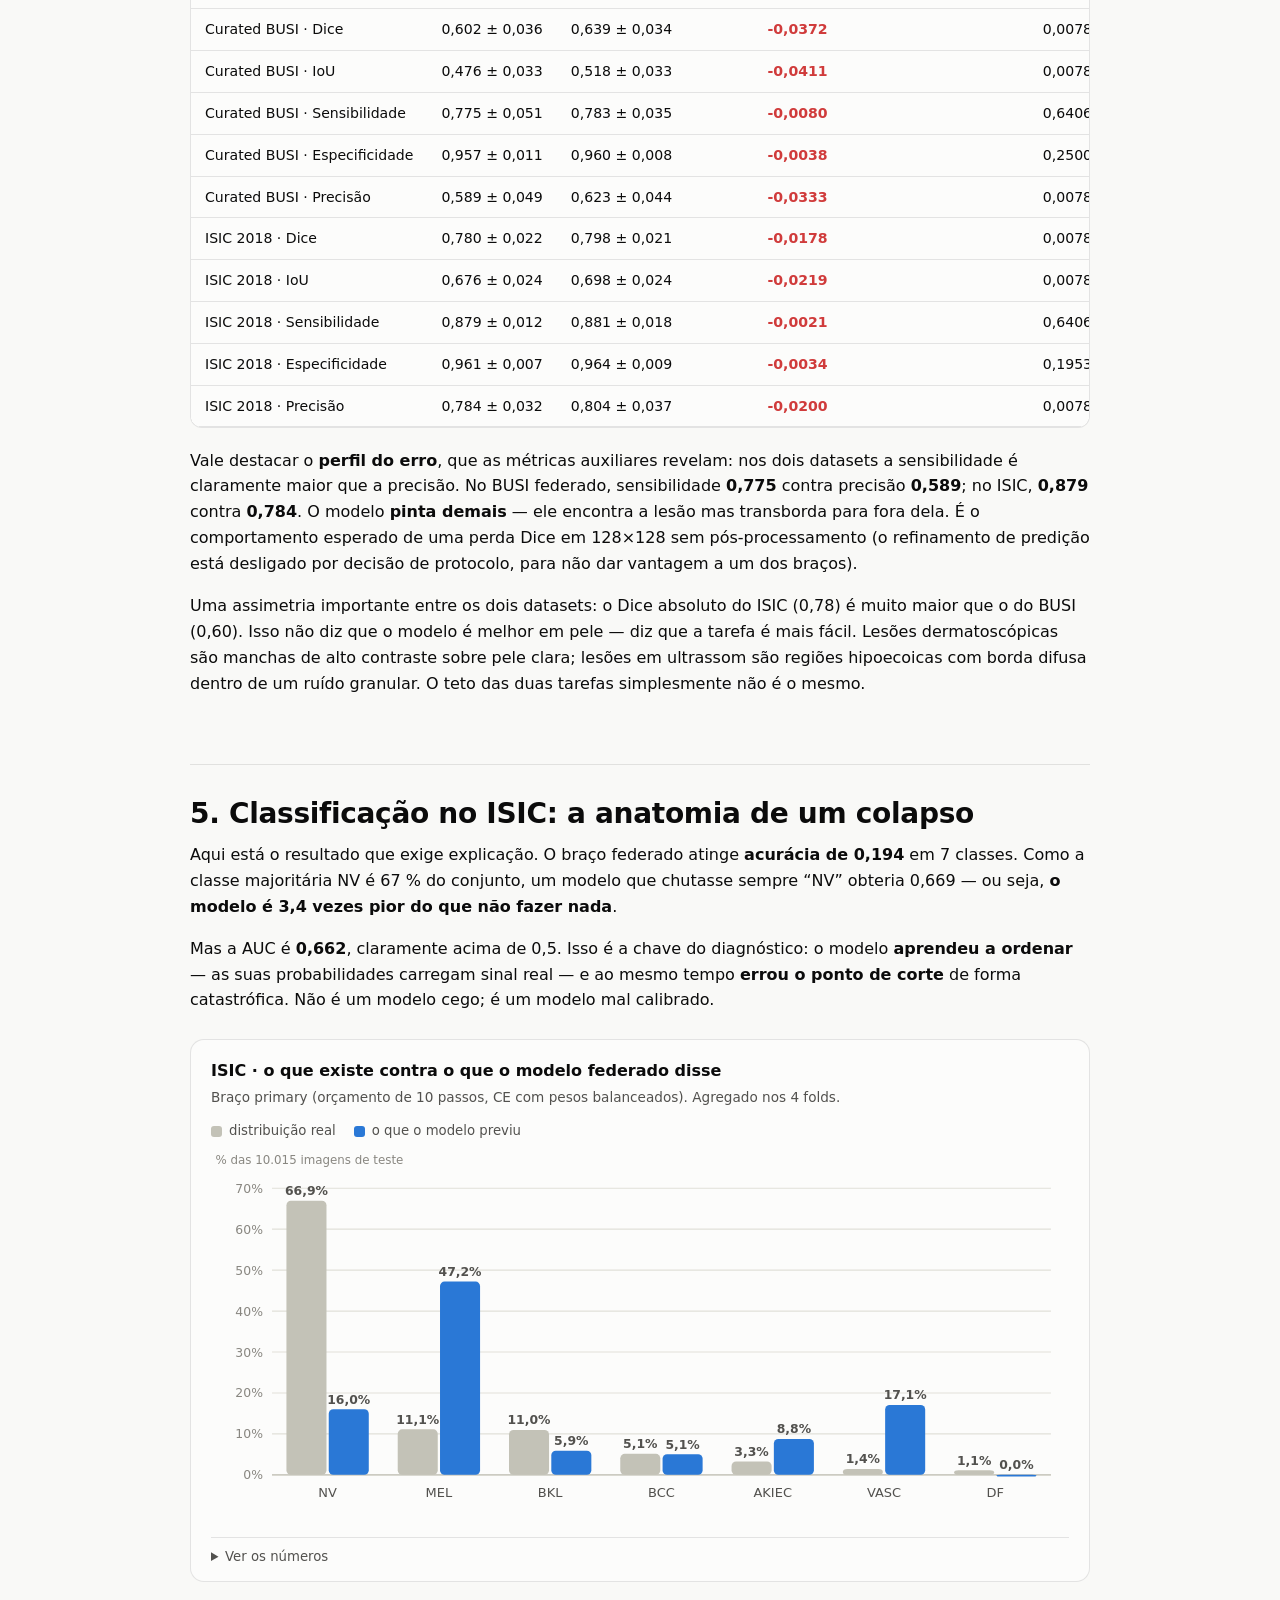
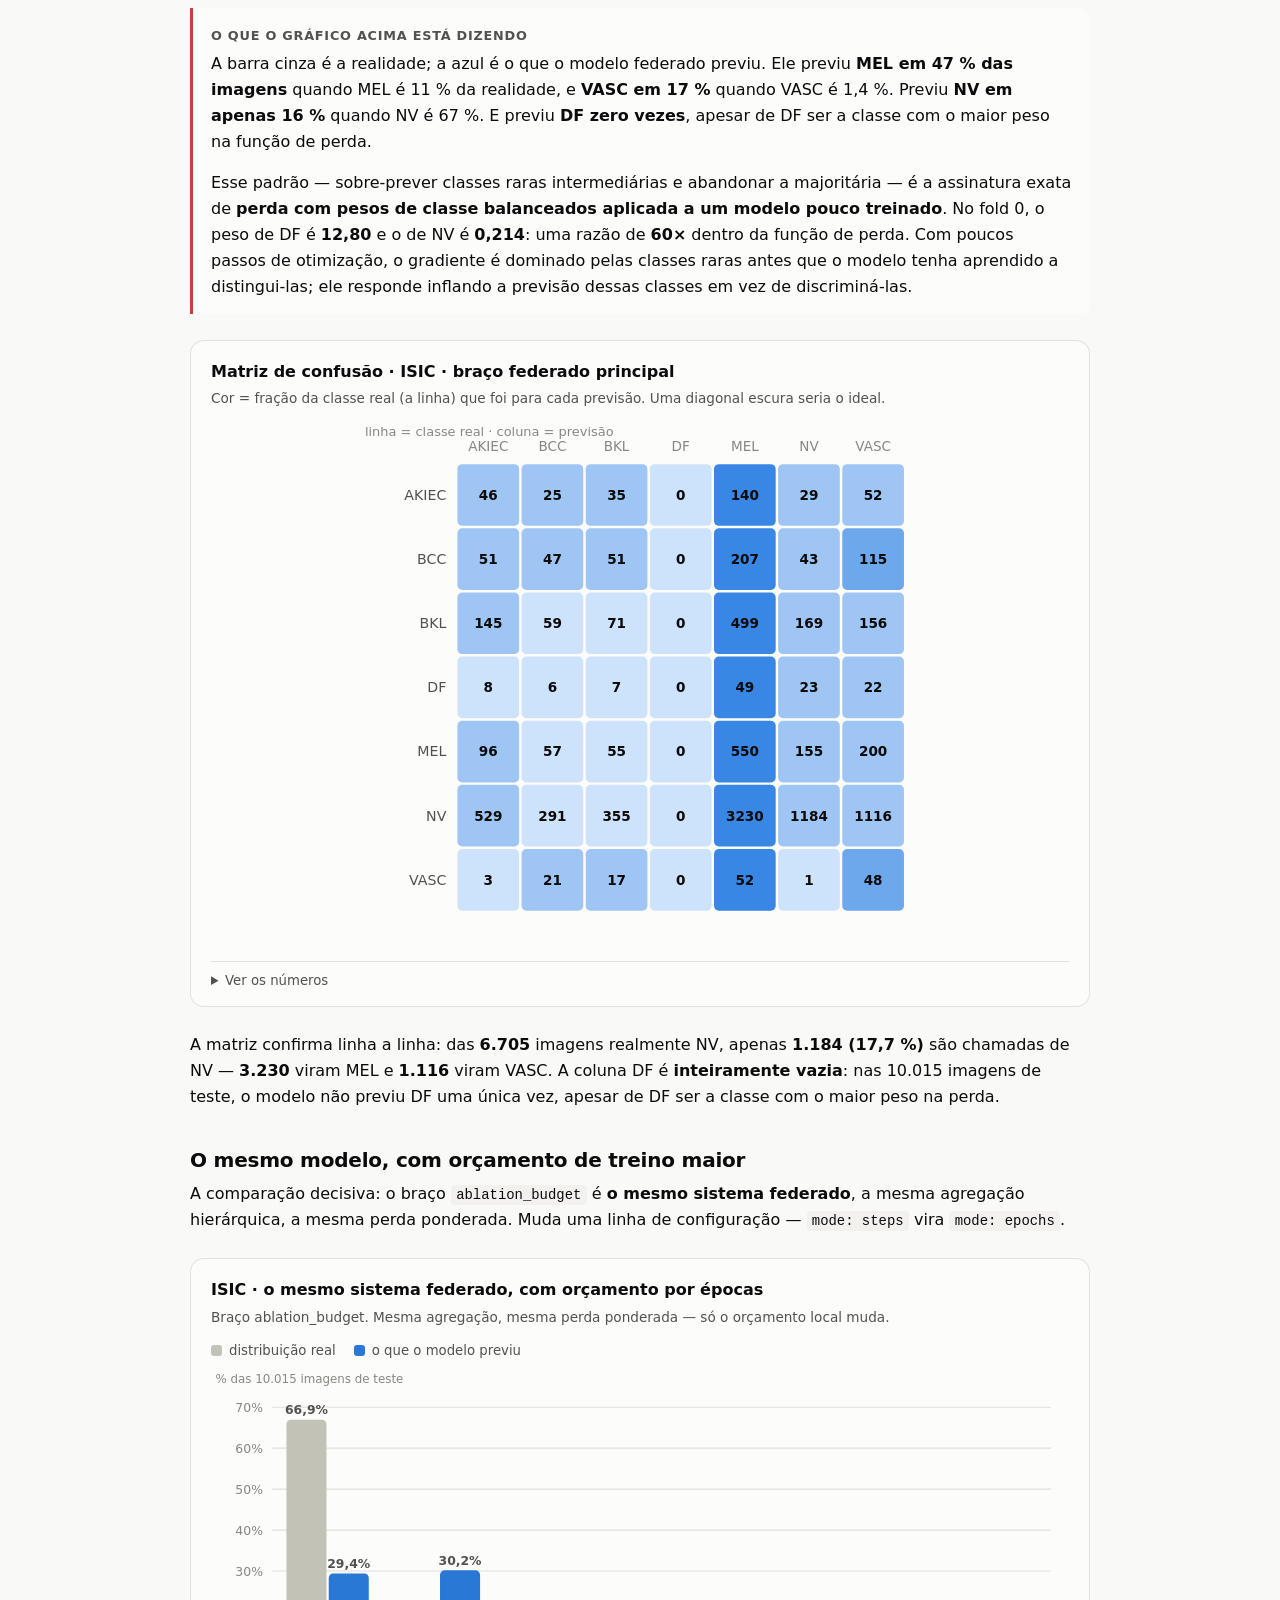
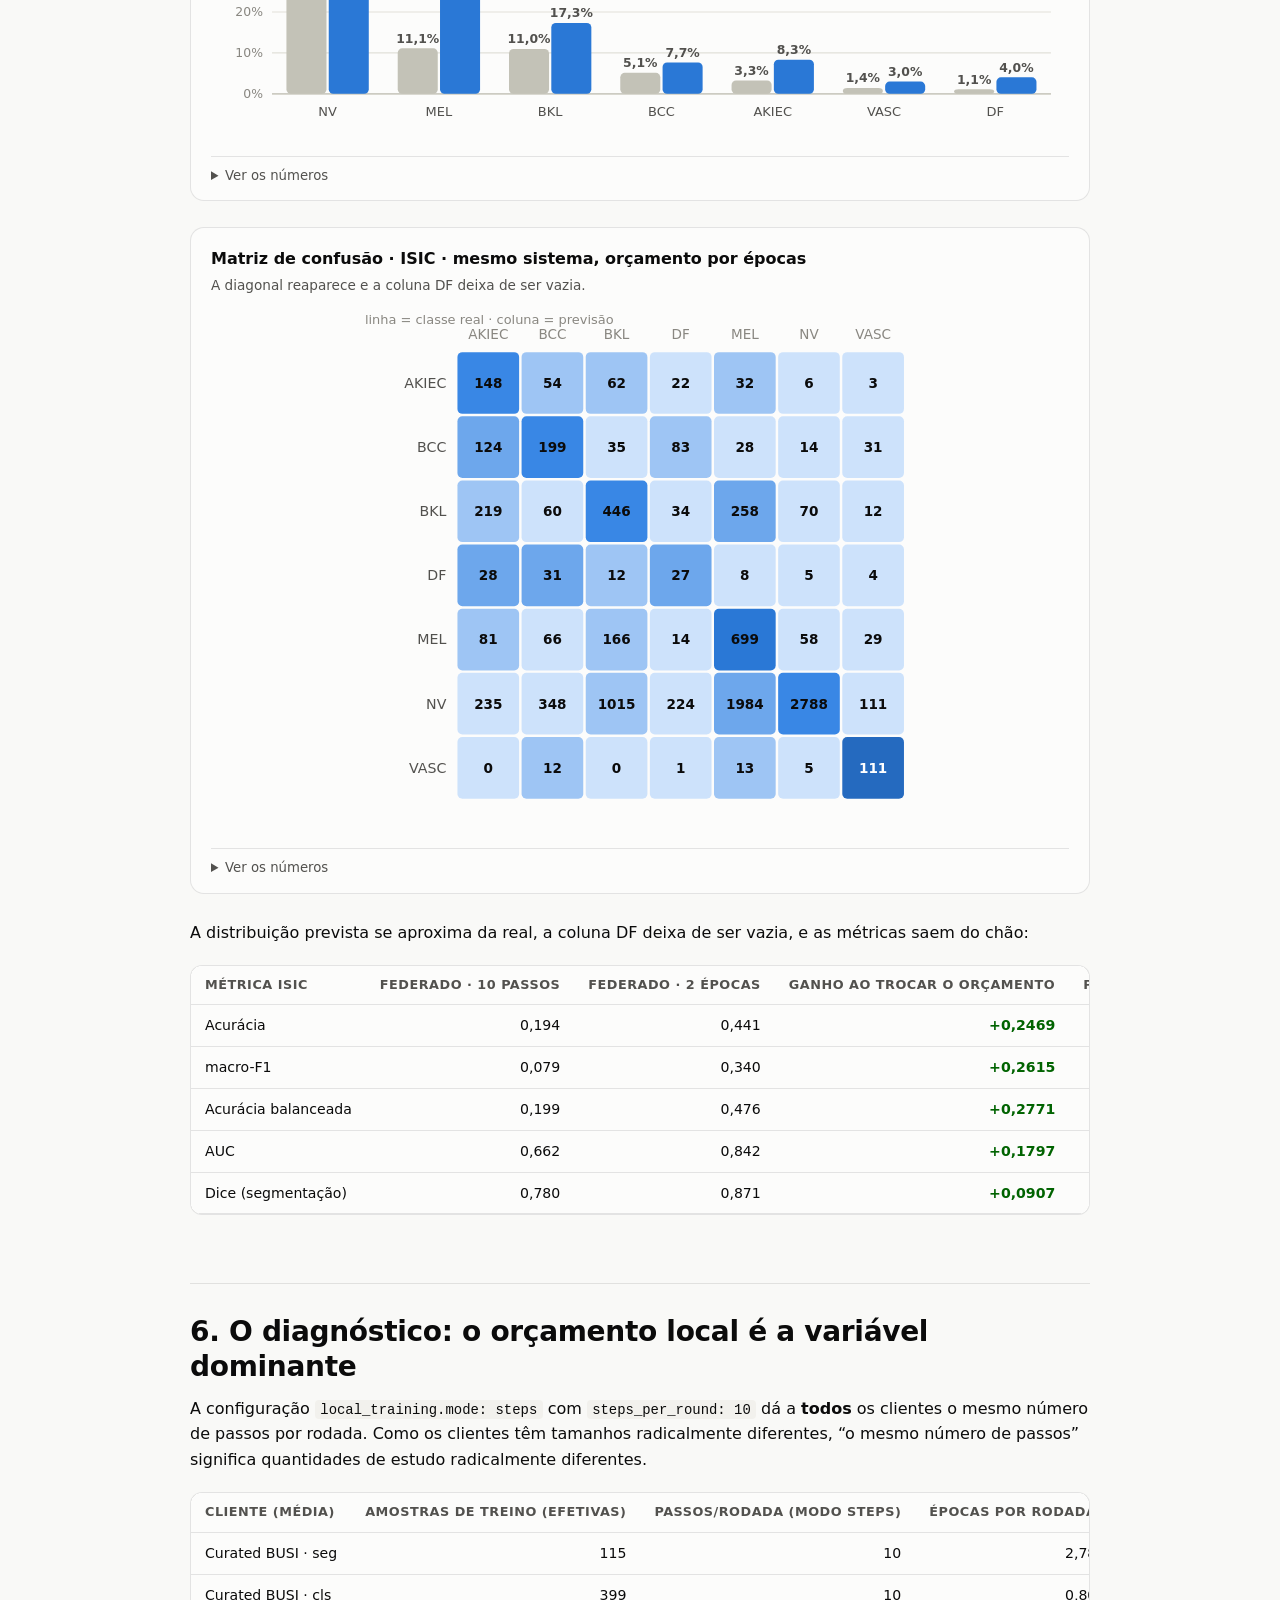
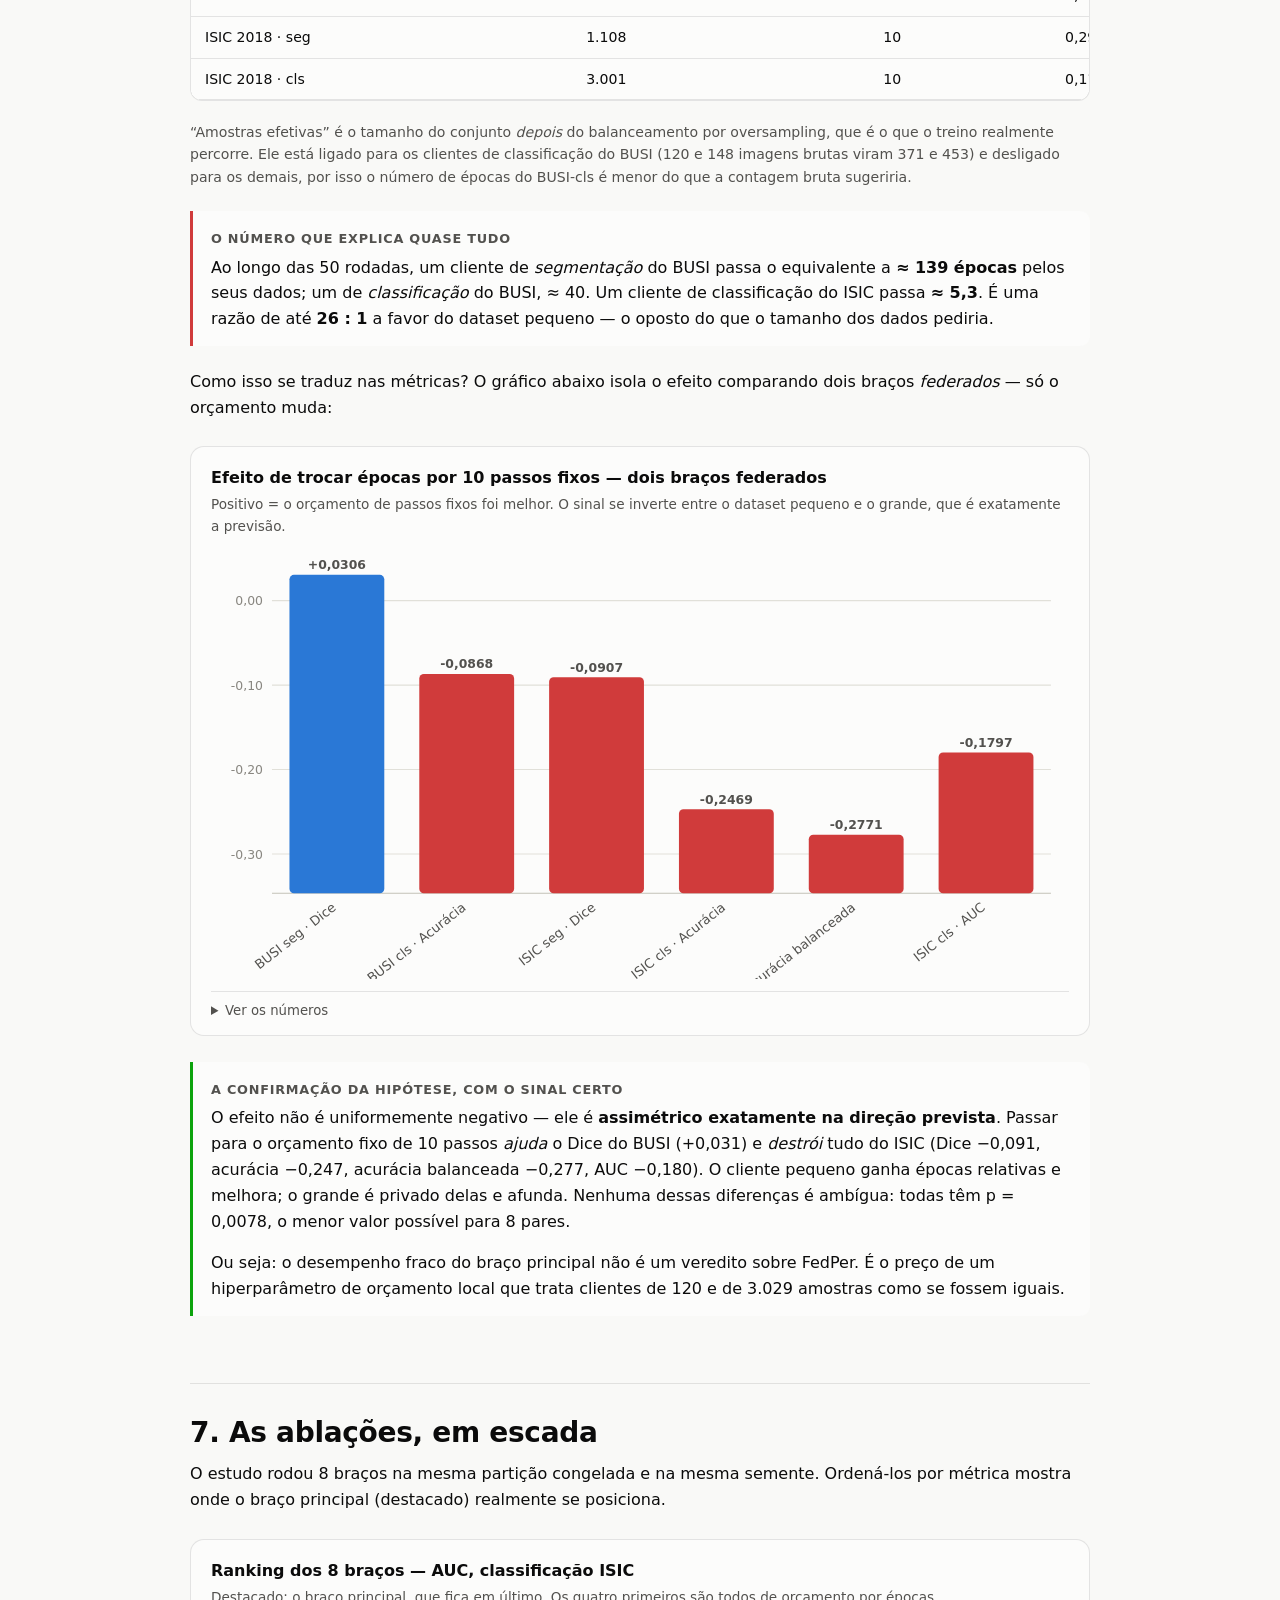
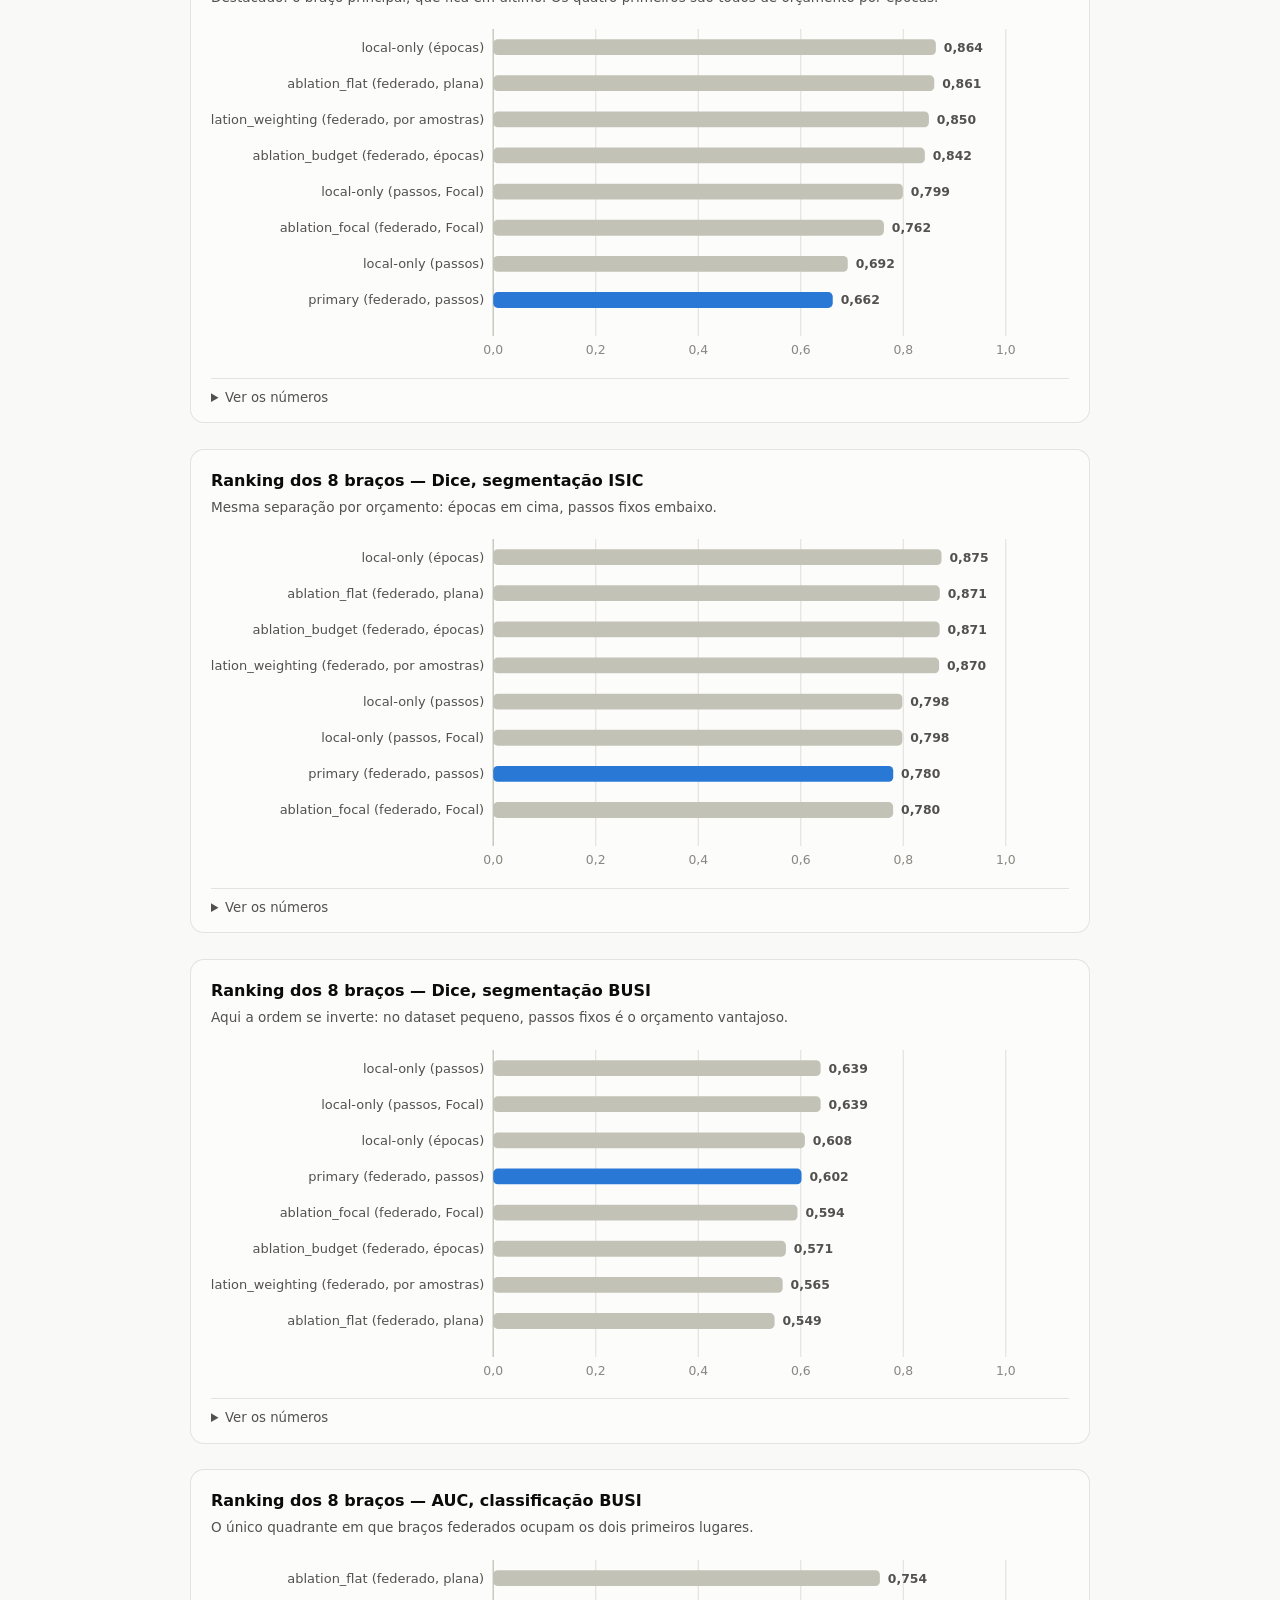
<file: docs/resultados_run_20260717_000258.html>
<!doctype html>
<html lang="pt-BR">
<head>
<meta charset="utf-8">
<meta name="viewport" content="width=device-width, initial-scale=1">
<title>Resultados — run 20260717_000258 (FedPer multi-dataset)</title>
<style>/* ---------- tokens (instância de referência do design system) ---------- */
:root {
  color-scheme: light;
  --plane:#f9f9f7; --surface:#fcfcfb; --surface-2:#f2f1ed;
  --ink:#0b0b0b; --ink-2:#52514e; --ink-mut:#898781;
  --grid:#e1e0d9; --axis:#c3c2b7; --hair:rgba(11,11,11,.10);
  --s1:#2a78d6; --s2:#eb6834; --s3:#1baf7a; --s4:#eda100;
  --s5:#e87ba4; --s6:#008300; --s7:#4a3aa7; --s8:#e34948;
  --good:#0ca30c; --warn:#fab219; --serious:#ec835a; --crit:#d03b3b;
  --up:#006300;
  --seq1:#cde2fb; --seq2:#9ec5f4; --seq3:#6da7ec; --seq4:#3987e5; --seq5:#2a78d6; --seq6:#256abf; --seq7:#184f95; --seq8:#0d366b;
  --div-neg:#d03b3b; --div-pos:#2a78d6; --div-mid:#f0efec;
}
@media (prefers-color-scheme: dark) {
  :root:where(:not([data-theme="light"])) {
    color-scheme: dark;
    --plane:#0d0d0d; --surface:#1a1a19; --surface-2:#232322;
    --ink:#ffffff; --ink-2:#c3c2b7; --ink-mut:#898781;
    --grid:#2c2c2a; --axis:#383835; --hair:rgba(255,255,255,.10);
    --s1:#3987e5; --s2:#d95926; --s3:#199e70; --s4:#c98500;
    --s5:#d55181; --s6:#008300; --s7:#9085e9; --s8:#e66767;
    --up:#0ca30c;
    --seq1:#0d366b; --seq2:#104281; --seq3:#184f95; --seq4:#256abf; --seq5:#2a78d6; --seq6:#3987e5; --seq7:#6da7ec; --seq8:#9ec5f4;
    --div-neg:#e66767; --div-pos:#3987e5; --div-mid:#383835;
  }
}
:root[data-theme="dark"] {
  color-scheme: dark;
  --plane:#0d0d0d; --surface:#1a1a19; --surface-2:#232322;
  --ink:#ffffff; --ink-2:#c3c2b7; --ink-mut:#898781;
  --grid:#2c2c2a; --axis:#383835; --hair:rgba(255,255,255,.10);
  --s1:#3987e5; --s2:#d95926; --s3:#199e70; --s4:#c98500;
  --s5:#d55181; --s6:#008300; --s7:#9085e9; --s8:#e66767;
  --up:#0ca30c;
  --seq1:#0d366b; --seq2:#104281; --seq3:#184f95; --seq4:#256abf; --seq5:#2a78d6; --seq6:#3987e5; --seq7:#6da7ec; --seq8:#9ec5f4;
  --div-neg:#e66767; --div-pos:#3987e5; --div-mid:#383835;
}

/* ---------- base ---------- */
* { box-sizing: border-box; }
body {
  margin:0; background:var(--plane); color:var(--ink);
  font-family: system-ui, -apple-system, "Segoe UI", sans-serif;
  font-size:16px; line-height:1.62; -webkit-text-size-adjust:100%;
}
.wrap { max-width:940px; margin:0 auto; padding:0 20px 96px; }
h1,h2,h3,h4 { line-height:1.25; margin:0 0 .4em; letter-spacing:-.011em; }
h1 { font-size:clamp(1.85rem,4.6vw,2.7rem); font-weight:680; }
h2 { font-size:clamp(1.35rem,3vw,1.75rem); font-weight:650; margin-top:2.4em; padding-top:1.1em; border-top:1px solid var(--hair); }
h3 { font-size:clamp(1.08rem,2.2vw,1.25rem); font-weight:640; margin-top:1.9em; }
h4 { font-size:1rem; font-weight:640; margin-top:1.5em; color:var(--ink-2); }
p { margin:0 0 1em; }
a { color:var(--s1); }
strong { font-weight:640; }
code { font-family:ui-monospace,SFMono-Regular,Menlo,Consolas,monospace; font-size:.87em;
  background:var(--surface-2); padding:.13em .38em; border-radius:4px;
  overflow-wrap:anywhere; word-break:break-word; }
ul,ol { margin:0 0 1.1em; padding-left:1.35em; }
li { margin:.3em 0; }
hr { border:0; border-top:1px solid var(--hair); margin:2.4em 0; }
.lead { font-size:1.1rem; color:var(--ink-2); }
.muted { color:var(--ink-2); }
.small { font-size:.88rem; }

/* ---------- header ---------- */
header.top { padding:56px 0 12px; }
.eyebrow { text-transform:uppercase; letter-spacing:.09em; font-size:.72rem; font-weight:650; color:var(--ink-mut);
  margin:0 0 .8em; overflow-wrap:anywhere; }
.themebtn { position:fixed; top:14px; right:14px; z-index:50; background:var(--surface); color:var(--ink-2);
  border:1px solid var(--hair); border-radius:999px; padding:7px 14px; font:inherit; font-size:.8rem; cursor:pointer; }
.themebtn:hover { color:var(--ink); }

/* ---------- blocos ---------- */
.card { background:var(--surface); border:1px solid var(--hair); border-radius:14px; padding:20px 22px; margin:1.5em 0; }
.note { border-left:3px solid var(--s1); background:var(--surface); border-radius:0 10px 10px 0; padding:14px 18px; margin:1.4em 0; }
.note.warn { border-left-color:var(--warn); }
.note.crit { border-left-color:var(--crit); }
.note.good { border-left-color:var(--good); }
.note p:last-child { margin-bottom:0; }
.note .lbl { display:inline-flex; align-items:center; gap:.4em; font-weight:650; font-size:.8rem;
  text-transform:uppercase; letter-spacing:.06em; color:var(--ink-2); margin-bottom:.35em; }
.grid { display:grid; gap:14px; grid-template-columns:repeat(auto-fit,minmax(210px,1fr)); margin:1.4em 0; }
.tile { background:var(--surface); border:1px solid var(--hair); border-radius:12px; padding:16px 18px; }
.tile .k { font-size:.76rem; text-transform:uppercase; letter-spacing:.06em; color:var(--ink-mut); font-weight:640; }
.tile .v { font-size:2rem; font-weight:660; line-height:1.15; margin:.16em 0 .1em; }
.tile .d { font-size:.85rem; color:var(--ink-2); }
.tile .d .dn { color:var(--crit); font-weight:640; }
.tile .d .dp { color:var(--up); font-weight:640; }
.kid { background:var(--surface); border:1px dashed var(--axis); border-radius:14px; padding:16px 20px; margin:1.3em 0; }
.kid .lbl { font-size:.78rem; font-weight:650; letter-spacing:.05em; text-transform:uppercase; color:var(--ink-mut); }
.two { display:grid; gap:18px; grid-template-columns:repeat(auto-fit,minmax(260px,1fr)); }

/* ---------- tabelas ---------- */
table { border-collapse:collapse; width:100%; font-size:.88rem; }
th,td { text-align:right; padding:7px 11px; border-bottom:1px solid var(--hair); white-space:nowrap;
  font-variant-numeric:tabular-nums; }
th:first-child, td:first-child { text-align:left; font-variant-numeric:normal; }
th { color:var(--ink-2); font-weight:640; font-size:.8rem; text-transform:uppercase; letter-spacing:.04em; }
tbody tr:hover td { background:var(--surface-2); }
td.pos { color:var(--up); font-weight:640; }
td.neg { color:var(--crit); font-weight:640; }
.tbl-wrap { overflow-x:auto; -webkit-overflow-scrolling:touch; margin:1.2em 0;
  border:1px solid var(--hair); border-radius:12px; background:var(--surface); }
.tbl-wrap table { min-width:520px; }
.tbl-wrap th,.tbl-wrap td { padding:9px 14px; }

/* ---------- figuras ---------- */
.viz-fig { background:var(--surface); border:1px solid var(--hair); border-radius:14px;
  padding:18px 20px 14px; margin:1.6em 0; }
.viz-title { font-weight:640; font-size:1rem; margin:0 0 .15em; }
.viz-sub { font-size:.85rem; color:var(--ink-2); margin:0 0 .9em; }
.viz-legend { display:flex; flex-wrap:wrap; gap:8px 18px; margin:0 0 10px; font-size:.83rem; color:var(--ink-2); }
.viz-lgi { display:inline-flex; align-items:center; gap:7px; }
.viz-sw { width:11px; height:11px; border-radius:3px; display:inline-block; }
.viz-scroll { overflow-x:auto; -webkit-overflow-scrolling:touch; }
.viz-svg { width:100%; min-width:520px; height:auto; display:block; }
.viz-svg-narrow { min-width:380px; max-width:560px; margin:0 auto; }
.viz-grid { stroke:var(--grid); stroke-width:1; }
.viz-axis { stroke:var(--axis); stroke-width:1; }
.viz-zero { stroke:var(--axis); stroke-width:1.5; }
.viz-mark { stroke:var(--axis); stroke-width:1; stroke-dasharray:none; opacity:.8; }
.viz-marklab { font-size:10px; fill:var(--ink-mut); }
.viz-tick { font-size:11px; fill:var(--ink-mut); }
.viz-cat { font-size:11.5px; fill:var(--ink-2); }
.viz-dl { font-size:11px; fill:var(--ink-2); font-weight:600; }
.viz-axlab { font-size:10.5px; fill:var(--ink-mut); }
.viz-bar { transition:opacity .12s; }
.viz-bar:hover, .viz-pt:hover, .viz-cell:hover { opacity:.78; }
.viz-cross { stroke:var(--axis); stroke-width:1; }
.viz-dot { stroke:var(--surface); stroke-width:2; }
.viz-pt { stroke:var(--surface); stroke-width:2; }
.viz-range { stroke:var(--axis); stroke-width:1.5; }
.viz-meanmark { stroke:var(--ink); stroke-width:2; }
.viz-cellv { font-size:11px; font-weight:600; }
.viz-hit { cursor:crosshair; }
.viz-table { margin-top:12px; border-top:1px solid var(--hair); padding-top:8px; }
.viz-table summary { cursor:pointer; font-size:.83rem; color:var(--ink-2); }
.viz-table summary:hover { color:var(--ink); }
.viz-table table { margin-top:8px; }
.viz-tip { position:absolute; z-index:99; display:none; pointer-events:none;
  background:var(--surface); color:var(--ink); border:1px solid var(--hair);
  border-radius:9px; padding:8px 11px; font-size:.83rem; line-height:1.5;
  box-shadow:0 6px 22px rgba(0,0,0,.16); max-width:280px; }
.viz-tip-sw { display:inline-block; width:9px; height:9px; border-radius:2px; margin-right:6px; }
.viz-tip-note { color:var(--ink-2); font-size:.92em; }

/* ---------- diagramas SVG à mão ---------- */
.dia { background:var(--surface); border:1px solid var(--hair); border-radius:14px; padding:18px 20px; margin:1.6em 0; }
.dia svg { width:100%; height:auto; display:block; }
.dia .cap { font-size:.85rem; color:var(--ink-2); margin:.8em 0 0; }
.dia-scroll { overflow-x:auto; }
.dia-scroll svg { min-width:560px; }
text { font-family: system-ui, -apple-system, "Segoe UI", sans-serif; }

/* ---------- sumário ---------- */
nav.toc { background:var(--surface); border:1px solid var(--hair); border-radius:14px; padding:16px 22px; margin:1.8em 0 2.4em; }
nav.toc p { font-size:.76rem; text-transform:uppercase; letter-spacing:.07em; color:var(--ink-mut); font-weight:650; margin:0 0 .55em; }
nav.toc ol { margin:0; padding-left:1.25em; columns:2; column-gap:28px; }
nav.toc li { margin:.22em 0; break-inside:avoid; }
nav.toc a { text-decoration:none; color:var(--ink-2); }
nav.toc a:hover { color:var(--s1); text-decoration:underline; }
@media (max-width:640px){ nav.toc ol { columns:1; } .wrap{padding:0 15px 72px;} }

footer.end { margin-top:3.5em; padding-top:1.4em; border-top:1px solid var(--hair); font-size:.85rem; color:var(--ink-mut); }
</style>
</head>
<body>
<button class="themebtn" id="themebtn" type="button">tema</button>
<div class="wrap">

<header class="top">
  <p class="eyebrow">runs/20260717_000258_FEDERATED_MTnnUNet_Curated_BUSI-ISIC_2018 · seed 1993 · 4 folds × 50 rodadas</p>
  <h1>O que este experimento realmente mostrou</h1>
  <p class="lead">FedPer multi-dataset com Curated BUSI (ultrassom) e ISIC 2018 (dermatoscopia), 8 clientes, tronco compartilhado e cabeças pessoais. O resultado é um <strong>negativo bem caracterizado</strong>: nesta configuração a federação não superou o baseline local — e a análise abaixo identifica a causa, que é de orçamento de treino, não de federação.</p>
</header>

<div class="note warn">
  <p class="lbl">⚠ Sobre a pasta pedida — leia antes dos números</p>
  <p>O diretório <code>runs/20260717_000258_FEDERATED_MTnnUNet_Curated_BUSI-ISIC_2018</code> está <strong>incompleto</strong>. Ele contém apenas <strong>folds 0 e 1</strong> dos 4 configurados, e a execução foi interrompida às 00:36:51 durante a avaliação do fold 1 — não existem ali os arquivos <code>federated_test_results.csv</code> nem <code>federated_cls_predictions.csv</code>.</p>
  <p>O <code>config.yaml</code> dessa pasta é <strong>byte a byte idêntico</strong> (sha256 <code>c850de2f…d90e1de</code>) ao do braço <code>primary</code> do estudo <code>multi_dataset_balance_v1</code>, que rodou os 4 folds até o fim em <code>runs/studies/multi_dataset_balance_v1/runs/seed_1993/primary/</code>. É a mesma configuração, re-executada até completar.</p>
  <p><strong>Portanto, nesta página:</strong> as curvas de convergência rodada a rodada vêm da <em>pasta pedida</em>; as métricas finais de teste vêm da <em>execução gêmea completa</em>. Onde a fonte importa, ela está dita no gráfico.</p>
</div>

<nav class="toc">
  <p>O caminho</p>
  <ol>
    <li><a href="#r1">Veredito em cinco números</a></li>
    <li><a href="#r2">A convergência que a pasta pedida registrou</a></li>
    <li><a href="#r3">Federado contra local-only, métrica a métrica</a></li>
    <li><a href="#r4">Segmentação: perda pequena, mas sistemática</a></li>
    <li><a href="#r5">Classificação no ISIC: a anatomia de um colapso</a></li>
    <li><a href="#r6">O diagnóstico: o orçamento local é a variável dominante</a></li>
    <li><a href="#r7">As ablações, em escada</a></li>
    <li><a href="#r8">O que a agregação hierárquica de fato comprou</a></li>
    <li><a href="#r9">CE ponderada contra Focal: dois fracassos opostos</a></li>
    <li><a href="#r10">Sobre os p-valores: o que eles não podem sustentar</a></li>
    <li><a href="#r11">Limitações e o que rodar em seguida</a></li>
    <li><a href="#r12">Apêndice: tabela completa</a></li>
  </ol>
</nav>

<!-- ============================================================ -->
<h2 id="r1">1. Veredito em cinco números</h2>

<p>Cada número abaixo é a média de <strong>8 pares</strong> (4 folds × 2 clientes daquela tarefa), comparando o braço federado com o braço local-only sob orçamento e sementes idênticos.</p>

<div class="grid" id="tiles"></div>

<div class="note crit">
  <p class="lbl">O resumo honesto</p>
  <p>Das 12 métricas principais comparadas, o braço federado ficou <strong>abaixo</strong> do local-only em 10 e acima em 2 — e as duas em que ficou acima (AUC e acurácia balanceada no BUSI) têm magnitude de cerca de <strong>+0,011</strong> com p ≫ 0,05. Em cinco métricas a diferença foi consistente entre <em>todos</em> os 8 pares (Dice e IoU nos dois datasets e a acurácia balanceada do ISIC, p = 0,0078); em todas as cinco o sinal é <strong>negativo</strong>.</p>
  <p>Isto não invalida o sistema — ele funciona, treina, agrega e converge. O que ele diz é que <em>sob este protocolo específico</em> o custo da média federada não foi pago de volta. A seção 6 mostra por quê, e a causa não está no FedPer.</p>
</div>

<!-- ============================================================ -->
<h2 id="r2">2. A convergência que a pasta pedida registrou</h2>

<p>Estas são as curvas gravadas em <code>execution.log</code> dentro do diretório pedido — 50 rodadas para cada um dos dois folds concluídos. A cada rodada, o servidor pede a cada cliente que avalie o tronco recém-agregado na fatia de validação local. A métrica é <strong>Dice</strong> para clientes de segmentação e <strong>acurácia</strong> para clientes de classificação, sempre na média dos dois clientes daquele dataset e tarefa.</p>

<div id="fig-conv0"></div>
<div id="fig-conv1"></div>

<p>Três leituras saltam do gráfico:</p>

<ul>
  <li><strong>A segmentação funciona, e funciona bem.</strong> O ISIC sobe de 0,507 para 0,811 no fold 0, com uma curva praticamente monotônica. O BUSI sobe de 0,214 para 0,634. As duas ainda estavam subindo na rodada 50 — não houve saturação.</li>
  <li><strong>A classificação do ISIC nunca converge.</strong> A curva oscila entre <strong>0,011 e 0,407</strong> (desvio-padrão de 0,137) e faz saltos de mais de 30 pontos entre rodadas vizinhas. Não é ruído de medição: é o classificador trocando de classe majoritária prevista de uma rodada para outra.</li>
  <li><strong>A perda média cai o tempo todo</strong> e é minimizada na rodada 50 (fold 0) e 47 (fold 1). Ou seja: o sinal agregado melhora enquanto a acurácia do ISIC dança. Isso já indica que a perda agregada está sendo dominada pelos clientes de segmentação — coerente com o peso 4 : 1 entre tarefas.</li>
</ul>

<div id="fig-valloss"></div>

<div class="note">
  <p class="lbl">Uma nota de reprodutibilidade que vale como dado</p>
  <p>Comparando os folds 0 e 1 da pasta pedida com os mesmos folds da execução gêmea (mesmo <code>config.yaml</code>, mesma semente), a diferença máxima na perda de validação é <strong>0,018</strong> — mas na acurácia de validação do ISIC-cls chega a <strong>0,243</strong>. O Dice do ISIC difere em no máximo <strong>0,0017</strong>.</p>
  <p>Isso não é um defeito do experimento, é uma medida da fragilidade: as tarefas estáveis reproduzem quase exatamente entre execuções, enquanto a classificação do ISIC é tão instável que o não-determinismo residual de GPU/Ray a move um quarto de escala. Qualquer conclusão sobre essa métrica precisa ser tratada com essa margem em mente.</p>
</div>

<!-- ============================================================ -->
<h2 id="r3">3. Federado contra local-only, métrica a métrica</h2>

<p>Os dois braços recebem a mesma partição congelada, o mesmo tronco inicial, as mesmas sementes por cliente/fold/rodada e o mesmo teto de 50 rodadas. A única diferença é se o tronco é trocado com o servidor ou não.</p>

<div id="fig-seg-busi"></div>
<div id="fig-seg-isic"></div>
<div id="fig-cls-busi"></div>
<div id="fig-cls-isic"></div>

<h3>A distribuição das diferenças, par a par</h3>
<p>As médias escondem se a diferença é consistente ou se vem de um ou dois pares extremos. O gráfico abaixo mostra os <strong>8 pares individuais</strong> de cada comparação; o traço vertical preto é a média.</p>

<div id="fig-deltas"></div>

<div class="note">
  <p class="lbl">Como ler</p>
  <p>Quando todos os 8 pontos caem do mesmo lado do zero, a diferença é sistemática — é o caso do Dice nos dois datasets. Quando os pontos se espalham dos dois lados, como na acurácia do BUSI, a média é frágil e não deve ser interpretada como efeito.</p>
</div>

<!-- ============================================================ -->
<h2 id="r4">4. Segmentação: perda pequena, mas sistemática</h2>

<p>A segmentação é a parte saudável do experimento. Os dois braços produzem máscaras utilizáveis, e a diferença entre eles é pequena — mas ela aparece em <strong>todos os 8 pares</strong>, nos dois datasets.</p>

<div class="tbl-wrap" id="tb-seg"></div>

<p>Vale destacar o <strong>perfil do erro</strong>, que as métricas auxiliares revelam: nos dois datasets a sensibilidade é claramente maior que a precisão. No BUSI federado, sensibilidade <strong>0,775</strong> contra precisão <strong>0,589</strong>; no ISIC, <strong>0,879</strong> contra <strong>0,784</strong>. O modelo <strong>pinta demais</strong> — ele encontra a lesão mas transborda para fora dela. É o comportamento esperado de uma perda Dice em 128×128 sem pós-processamento (o refinamento de predição está desligado por decisão de protocolo, para não dar vantagem a um dos braços).</p>

<p>Uma assimetria importante entre os dois datasets: o Dice absoluto do ISIC (0,78) é muito maior que o do BUSI (0,60). Isso não diz que o modelo é melhor em pele — diz que a tarefa é mais fácil. Lesões dermatoscópicas são manchas de alto contraste sobre pele clara; lesões em ultrassom são regiões hipoecoicas com borda difusa dentro de um ruído granular. O teto das duas tarefas simplesmente não é o mesmo.</p>

<!-- ============================================================ -->
<h2 id="r5">5. Classificação no ISIC: a anatomia de um colapso</h2>

<p>Aqui está o resultado que exige explicação. O braço federado atinge <strong>acurácia de 0,194</strong> em 7 classes. Como a classe majoritária NV é 67 % do conjunto, um modelo que chutasse sempre “NV” obteria 0,669 — ou seja, <strong>o modelo é 3,4 vezes pior do que não fazer nada</strong>.</p>

<p>Mas a AUC é <strong>0,662</strong>, claramente acima de 0,5. Isso é a chave do diagnóstico: o modelo <strong>aprendeu a ordenar</strong> — as suas probabilidades carregam sinal real — e ao mesmo tempo <strong>errou o ponto de corte</strong> de forma catastrófica. Não é um modelo cego; é um modelo mal calibrado.</p>

<div id="fig-preddist"></div>

<div class="note crit">
  <p class="lbl">O que o gráfico acima está dizendo</p>
  <p>A barra cinza é a realidade; a azul é o que o modelo federado previu. Ele previu <strong>MEL em 47 % das imagens</strong> quando MEL é 11 % da realidade, e <strong>VASC em 17 %</strong> quando VASC é 1,4 %. Previu <strong>NV em apenas 16 %</strong> quando NV é 67 %. E previu <strong>DF zero vezes</strong>, apesar de DF ser a classe com o maior peso na função de perda.</p>
  <p>Esse padrão — sobre-prever classes raras intermediárias e abandonar a majoritária — é a assinatura exata de <strong>perda com pesos de classe balanceados aplicada a um modelo pouco treinado</strong>. No fold 0, o peso de DF é <strong>12,80</strong> e o de NV é <strong>0,214</strong>: uma razão de <strong>60×</strong> dentro da função de perda. Com poucos passos de otimização, o gradiente é dominado pelas classes raras antes que o modelo tenha aprendido a distingui-las; ele responde inflando a previsão dessas classes em vez de discriminá-las.</p>
</div>

<div id="fig-cm-isic"></div>

<p>A matriz confirma linha a linha: das <strong>6.705</strong> imagens realmente NV, apenas <strong>1.184 (17,7 %)</strong> são chamadas de NV — <strong>3.230</strong> viram MEL e <strong>1.116</strong> viram VASC. A coluna DF é <strong>inteiramente vazia</strong>: nas 10.015 imagens de teste, o modelo não previu DF uma única vez, apesar de DF ser a classe com o maior peso na perda.</p>

<h3>O mesmo modelo, com orçamento de treino maior</h3>
<p>A comparação decisiva: o braço <code>ablation_budget</code> é <strong>o mesmo sistema federado</strong>, a mesma agregação hierárquica, a mesma perda ponderada. Muda uma linha de configuração — <code>mode: steps</code> vira <code>mode: epochs</code>.</p>

<div id="fig-preddist2"></div>
<div id="fig-cm-isic2"></div>

<p>A distribuição prevista se aproxima da real, a coluna DF deixa de ser vazia, e as métricas saem do chão:</p>
<div class="tbl-wrap" id="tb-budget-isic"></div>

<!-- ============================================================ -->
<h2 id="r6">6. O diagnóstico: o orçamento local é a variável dominante</h2>

<p>A configuração <code>local_training.mode: steps</code> com <code>steps_per_round: 10</code> dá a <strong>todos</strong> os clientes o mesmo número de passos por rodada. Como os clientes têm tamanhos radicalmente diferentes, “o mesmo número de passos” significa quantidades de estudo radicalmente diferentes.</p>

<div class="tbl-wrap" id="tb-epochs"></div>

<p class="small muted">“Amostras efetivas” é o tamanho do conjunto <em>depois</em> do balanceamento por oversampling, que é o que o treino realmente percorre. Ele está ligado para os clientes de classificação do BUSI (120 e 148 imagens brutas viram 371 e 453) e desligado para os demais, por isso o número de épocas do BUSI-cls é menor do que a contagem bruta sugeriria.</p>

<div class="note crit">
  <p class="lbl">O número que explica quase tudo</p>
  <p>Ao longo das 50 rodadas, um cliente de <em>segmentação</em> do BUSI passa o equivalente a <strong>≈ 139 épocas</strong> pelos seus dados; um de <em>classificação</em> do BUSI, ≈ 40. Um cliente de classificação do ISIC passa <strong>≈ 5,3</strong>. É uma razão de até <strong>26 : 1</strong> a favor do dataset pequeno — o oposto do que o tamanho dos dados pediria.</p>
</div>

<p>Como isso se traduz nas métricas? O gráfico abaixo isola o efeito comparando dois braços <em>federados</em> — só o orçamento muda:</p>

<div id="fig-budget-effect"></div>

<div class="note good">
  <p class="lbl">A confirmação da hipótese, com o sinal certo</p>
  <p>O efeito não é uniformemente negativo — ele é <strong>assimétrico exatamente na direção prevista</strong>. Passar para o orçamento fixo de 10 passos <em>ajuda</em> o Dice do BUSI (+0,031) e <em>destrói</em> tudo do ISIC (Dice −0,091, acurácia −0,247, acurácia balanceada −0,277, AUC −0,180). O cliente pequeno ganha épocas relativas e melhora; o grande é privado delas e afunda. Nenhuma dessas diferenças é ambígua: todas têm p = 0,0078, o menor valor possível para 8 pares.</p>
  <p>Ou seja: o desempenho fraco do braço principal não é um veredito sobre FedPer. É o preço de um hiperparâmetro de orçamento local que trata clientes de 120 e de 3.029 amostras como se fossem iguais.</p>
</div>

<!-- ============================================================ -->
<h2 id="r7">7. As ablações, em escada</h2>

<p>O estudo rodou 8 braços na mesma partição congelada e na mesma semente. Ordená-los por métrica mostra onde o braço principal (destacado) realmente se posiciona.</p>

<div id="fig-ladder-isiccls"></div>
<div id="fig-ladder-isicseg"></div>
<div id="fig-ladder-busiseg"></div>
<div id="fig-ladder-busicls"></div>

<div class="note">
  <p class="lbl">O padrão que atravessa as quatro escadas</p>
  <p>Nas métricas do ISIC, os quatro braços de topo são sempre os de <strong>orçamento por épocas</strong> e os quatro de baixo os de <strong>orçamento por passos fixos</strong> — a separação por orçamento é mais forte do que qualquer diferença entre federado e local. No BUSI de segmentação a ordem se inverte: os braços de passos fixos ficam em cima. É a mesma assimetria da seção 6, vista de outro ângulo.</p>
  <p>Repare também que na AUC do BUSI-cls os dois primeiros lugares são <strong>federados</strong> (<code>ablation_flat</code> 0,754 e <code>ablation_weighting</code> 0,752), à frente do melhor local (0,740). É o único quadrante em que a federação lidera de forma consistente — e é justamente o dataset pequeno, na métrica que não se deixa enganar por classe majoritária.</p>
</div>

<!-- ============================================================ -->
<h2 id="r8">8. O que a agregação hierárquica de fato comprou</h2>

<p>A agregação hierárquica é a contribuição de engenharia central do trabalho: forçar 50 % do peso para cada dataset, em vez de deixar o peso seguir o número de amostras. Como o ISIC tem 30× mais imagens, sob agregação plana ele levaria <strong>≈ 90 %</strong> do peso.</p>

<p>O estudo isola esse efeito comparando <code>ablation_weighting</code> (hierárquica, peso por amostras dentro do dataset) com <code>ablation_flat</code> (plana), ambos com orçamento por épocas:</p>

<div id="fig-hierarchy"></div>

<div class="note good">
  <p class="lbl">O trade-off é real e está na direção pretendida</p>
  <p>Impor a hierarquia <strong>melhora o Dice do BUSI</strong> em +0,016 (p = 0,023) e <strong>piora as métricas de classificação do ISIC</strong> — acurácia −0,046 (p = 0,031), macro-F1 −0,022 e AUC −0,011 (ambos p = 0,0078). Isto é exatamente o que o mecanismo promete: transferir capacidade do dataset grande para o pequeno.</p>
  <p>O que o experimento <em>não</em> mostra é que essa troca vale a pena no saldo. O ganho no BUSI (+0,016 de Dice) é menor, em magnitude, do que a perda que o braço federado já tem contra o local-only no mesmo BUSI (−0,037). A hierarquia empurra na direção certa, mas não o suficiente para virar o resultado sob este protocolo.</p>
</div>

<p>Vale registrar uma sutileza de peso interno: dentro do modo hierárquico, usar pesos <strong>uniformes</strong> entre clientes (o braço principal) foi ligeiramente pior do que ponderar por número de amostras — AUC do BUSI-cls −0,023 (p = 0,039) e macro-F1 do ISIC-cls −0,029 (p = 0,039). Com clientes quase IID (α = 100) e tamanhos parecidos dentro de cada dataset, uniforme e proporcional deveriam quase coincidir; a diferença observada é pequena e compatível com ruído de execução única.</p>

<!-- ============================================================ -->
<h2 id="r9">9. CE ponderada contra Focal: dois fracassos opostos</h2>

<p>O braço <code>ablation_focal</code> troca a entropia cruzada com pesos balanceados por Focal loss <em>sem</em> pesos de classe, mantendo o orçamento de 10 passos. O contraste entre os dois é instrutivo porque eles falham de maneiras opostas:</p>

<div class="tbl-wrap" id="tb-focal"></div>

<div class="note">
  <p class="lbl">Duas patologias, o mesmo diagnóstico de base</p>
  <p><strong>Focal sem pesos</strong> atinge acurácia 0,671 — quase exatamente a frequência de NV (0,669). Ele colapsou na classe majoritária. A acurácia balanceada de 0,145 é praticamente 1/7 = 0,143, ou seja: chute puro disfarçado de bom número.</p>
  <p><strong>CE com pesos balanceados</strong> (o braço principal) faz o oposto: abandona a majoritária e infla as raras, acurácia despenca para 0,194, mas a acurácia balanceada sobe para 0,199 — melhor que a Focal, com p = 0,0078. Em compensação a AUC cai de 0,762 para 0,662.</p>
  <p>Nenhum dos dois aprendeu a tarefa. Os dois estão respondendo ao mesmo problema — treino insuficiente para separar 7 classes com desbalanceamento de 58× — e a escolha de perda apenas decide <em>de que forma</em> o modelo vai errar. Trocar a função de perda não é o conserto; aumentar o orçamento é.</p>
</div>

<!-- ============================================================ -->
<h2 id="r10">10. Sobre os p-valores: o que eles não podem sustentar</h2>

<p>Todos os p-valores desta página vêm de um teste de Wilcoxon pareado sobre <strong>8 pares cliente × fold</strong>, com <strong>uma única semente</strong> (1993). O próprio pipeline marca esses testes com o rótulo <code>exploratory_only_non_independent_client_fold_pairs</code>, e isso deve ser levado a sério:</p>

<ul>
  <li>Os 4 folds compartilham imagens entre si (validação cruzada), então não são réplicas independentes.</li>
  <li>Os 2 clientes de um mesmo fold treinaram sobre partições do mesmo pool e foram agregados juntos — também não são independentes.</li>
  <li>Com n = 8, o menor p-valor bilateral possível é 0,0078. Vários resultados atingem exatamente esse valor, o que significa apenas <em>“os 8 pares foram todos na mesma direção”</em>, não uma medida de tamanho de efeito.</li>
</ul>

<div class="note warn">
  <p class="lbl">Como citar isto</p>
  <p>Estes números sustentam afirmações do tipo <em>“a diferença foi consistente entre todos os pares”</em> e <em>“a magnitude observada foi de X”</em>. Eles <strong>não</strong> sustentam <em>“a diferença é estatisticamente significativa”</em> num sentido confirmatório. Para isso seria preciso rodar sementes independentes — o manifesto do estudo já prevê o perfil <code>final</code> com as sementes 1993, 1994 e 1995, mas os resultados aqui vêm apenas do perfil <code>operational</code>, com a semente 1993.</p>
</div>

<!-- ============================================================ -->
<h2 id="r11">11. Limitações e o que rodar em seguida</h2>

<h3>Limitações desta execução</h3>
<ul>
  <li><strong>Uma semente.</strong> Toda a variabilidade relatada é entre folds e clientes, não entre inicializações. E a seção 2 mostrou que a métrica mais frágil se move 0,24 só por não-determinismo de execução.</li>
  <li><strong>Sem teto centralizado.</strong> Como nenhuma linha do ISIC tem máscara e rótulo simultaneamente, não existe um treino multitarefa centralizado válido. Sabemos onde está o piso (local-only), não onde está o teto.</li>
  <li><strong>Clientes quase IID.</strong> Com Dirichlet α = 100, o cenário não-IID — que é onde o aprendizado federado costuma mostrar o seu valor — não foi testado.</li>
  <li><strong>O protocolo principal está mal parametrizado.</strong> Isto é a conclusão, não uma ressalva: o braço rotulado como <code>primary</code> é, entre os 8, um dos piores nas métricas do ISIC, e a causa é identificável e corrigível.</li>
  <li><strong>Sem saturação.</strong> As curvas de Dice ainda subiam na rodada 50. O teto de rodadas foi um corte administrativo, não uma convergência.</li>
</ul>

<h3>O que mudaria o resultado</h3>
<ol>
  <li><strong>Trocar o braço principal para orçamento por épocas.</strong> É a mudança de maior efeito e já está medida: mantendo tudo o mais igual, a AUC do ISIC-cls sobe de 0,662 para 0,842 e o Dice do ISIC de 0,780 para 0,871 — ganhos de +0,180 e +0,091, ambos com p = 0,0078. A distância que sobra em relação ao local-only também encolhe (AUC do ISIC-cls: de −0,029 para −0,021), mas continua negativa: o orçamento resolve o desempenho absoluto, não a questão de a federação valer a pena.</li>
  <li><strong>Normalizar o orçamento por época relativa, não por passos absolutos.</strong> Um <code>steps_per_round</code> proporcional a ⌈n/batch⌉ daria a mesma fração de época a todos os clientes — que é o que “orçamento comparável” deveria significar num cenário federado com clientes de tamanhos díspares.</li>
  <li><strong>Rodar as sementes 1994 e 1995.</strong> O manifesto já as prevê; sem elas nenhuma afirmação confirmatória é defensável.</li>
  <li><strong>Testar α baixo.</strong> Com clientes IID, a federação tem pouco a oferecer além de mais dados. O caso de uso real é não-IID.</li>
  <li><strong>Calibrar o limiar de decisão do classificador.</strong> A AUC de 0,662 com acurácia de 0,194 diz que há sinal desperdiçado na escolha do corte; um ajuste de limiar por classe na fatia de validação recuperaria parte disso sem tocar no treino.</li>
</ol>

<div class="note good">
  <p class="lbl">O que este experimento entrega, apesar do sinal negativo</p>
  <p>Um arcabouço multi-dataset que roda ponta a ponta com modalidades de canais diferentes; uma agregação hierárquica cujo efeito pretendido foi <strong>medido e confirmado</strong> (transfere desempenho do dataset grande para o pequeno); uma partição congelada que torna os braços genuinamente comparáveis; e um conjunto de ablações que <strong>isola a causa</strong> do desempenho fraco em um hiperparâmetro específico, em vez de deixá-la como mistério. Um negativo bem instrumentado vale mais do que um positivo mal controlado.</p>
</div>

<!-- ============================================================ -->
<h2 id="r12">12. Apêndice: tabela completa</h2>

<p>Média ± desvio-padrão sobre 8 valores (4 folds × 2 clientes) para cada combinação de dataset, tarefa, braço e métrica.</p>

<div id="fig-fulltable"></div>

<footer class="end">
  <p><strong>Proveniência.</strong> Curvas de convergência: <code>runs/20260717_000258_FEDERATED_MTnnUNet_Curated_BUSI-ISIC_2018/execution.log</code> (folds 0 e 1). Métricas de teste, previsões e auditorias: <code>runs/studies/multi_dataset_balance_v1/runs/seed_1993/{primary,local_steps_ce,ablation_*,local_*}/</code> e <code>runs/studies/multi_dataset_balance_v1/analysis/</code>. Partição: <code>data/federated_studies/multi_dataset_balance_v1/seed_1993/federated_mapping.csv</code>. Modelo MTnnUNet, 15.821.403 parâmetros treináveis, entrada 128×128, 50 rodadas, 4 folds, semente 1993.</p>
</footer>

</div>

<script id="PAYLOAD" type="application/json">{"rounds":[{"fold":0,"round":1,"val_loss":1.3806,"Curated_BUSI_cls":0.278,"ISIC_2018_seg":0.5069,"ISIC_2018_cls":0.0433,"Curated_BUSI_seg":0.2139},{"fold":0,"round":2,"val_loss":1.365,"Curated_BUSI_cls":0.4554,"ISIC_2018_seg":0.5253,"ISIC_2018_cls":0.0433,"Curated_BUSI_seg":0.2177},{"fold":0,"round":3,"val_loss":1.3497,"Curated_BUSI_cls":0.4554,"ISIC_2018_seg":0.5516,"ISIC_2018_cls":0.0277,"Curated_BUSI_seg":0.2201},{"fold":0,"round":4,"val_loss":1.3372,"Curated_BUSI_cls":0.3587,"ISIC_2018_seg":0.5714,"ISIC_2018_cls":0.3511,"Curated_BUSI_seg":0.2217},{"fold":0,"round":5,"val_loss":1.3169,"Curated_BUSI_cls":0.3103,"ISIC_2018_seg":0.5945,"ISIC_2018_cls":0.4052,"Curated_BUSI_seg":0.2237},{"fold":0,"round":6,"val_loss":1.2966,"Curated_BUSI_cls":0.278,"ISIC_2018_seg":0.6098,"ISIC_2018_cls":0.0712,"Curated_BUSI_seg":0.2268},{"fold":0,"round":7,"val_loss":1.2763,"Curated_BUSI_cls":0.278,"ISIC_2018_seg":0.6204,"ISIC_2018_cls":0.0297,"Curated_BUSI_seg":0.2319},{"fold":0,"round":8,"val_loss":1.2537,"Curated_BUSI_cls":0.2941,"ISIC_2018_seg":0.6284,"ISIC_2018_cls":0.0125,"Curated_BUSI_seg":0.2435},{"fold":0,"round":9,"val_loss":1.2281,"Curated_BUSI_cls":0.4232,"ISIC_2018_seg":0.6362,"ISIC_2018_cls":0.0333,"Curated_BUSI_seg":0.2623},{"fold":0,"round":10,"val_loss":1.1971,"Curated_BUSI_cls":0.2619,"ISIC_2018_seg":0.6426,"ISIC_2018_cls":0.0242,"Curated_BUSI_seg":0.3041},{"fold":0,"round":11,"val_loss":1.1702,"Curated_BUSI_cls":0.3264,"ISIC_2018_seg":0.649,"ISIC_2018_cls":0.0242,"Curated_BUSI_seg":0.353},{"fold":0,"round":12,"val_loss":1.1385,"Curated_BUSI_cls":0.4554,"ISIC_2018_seg":0.6543,"ISIC_2018_cls":0.0217,"Curated_BUSI_seg":0.4036},{"fold":0,"round":13,"val_loss":1.1092,"Curated_BUSI_cls":0.3264,"ISIC_2018_seg":0.6619,"ISIC_2018_cls":0.0112,"Curated_BUSI_seg":0.4432},{"fold":0,"round":14,"val_loss":1.0854,"Curated_BUSI_cls":0.3103,"ISIC_2018_seg":0.6698,"ISIC_2018_cls":0.0327,"Curated_BUSI_seg":0.4721},{"fold":0,"round":15,"val_loss":1.0643,"Curated_BUSI_cls":0.3103,"ISIC_2018_seg":0.6758,"ISIC_2018_cls":0.0433,"Curated_BUSI_seg":0.4951},{"fold":0,"round":16,"val_loss":1.0398,"Curated_BUSI_cls":0.4877,"ISIC_2018_seg":0.6826,"ISIC_2018_cls":0.0433,"Curated_BUSI_seg":0.5143},{"fold":0,"round":17,"val_loss":1.0231,"Curated_BUSI_cls":0.4716,"ISIC_2018_seg":0.6896,"ISIC_2018_cls":0.0433,"Curated_BUSI_seg":0.5246},{"fold":0,"round":18,"val_loss":1.0119,"Curated_BUSI_cls":0.4877,"ISIC_2018_seg":0.6971,"ISIC_2018_cls":0.3511,"Curated_BUSI_seg":0.5296},{"fold":0,"round":19,"val_loss":0.9974,"Curated_BUSI_cls":0.3748,"ISIC_2018_seg":0.7044,"ISIC_2018_cls":0.4052,"Curated_BUSI_seg":0.541},{"fold":0,"round":20,"val_loss":0.9743,"Curated_BUSI_cls":0.3234,"ISIC_2018_seg":0.709,"ISIC_2018_cls":0.3518,"Curated_BUSI_seg":0.556},{"fold":0,"round":21,"val_loss":0.9568,"Curated_BUSI_cls":0.6456,"ISIC_2018_seg":0.7161,"ISIC_2018_cls":0.3518,"Curated_BUSI_seg":0.5702},{"fold":0,"round":22,"val_loss":0.9494,"Curated_BUSI_cls":0.3587,"ISIC_2018_seg":0.7215,"ISIC_2018_cls":0.0224,"Curated_BUSI_seg":0.575},{"fold":0,"round":23,"val_loss":0.944,"Curated_BUSI_cls":0.4716,"ISIC_2018_seg":0.7266,"ISIC_2018_cls":0.0224,"Curated_BUSI_seg":0.5732},{"fold":0,"round":24,"val_loss":0.9432,"Curated_BUSI_cls":0.4877,"ISIC_2018_seg":0.7338,"ISIC_2018_cls":0.0224,"Curated_BUSI_seg":0.5629},{"fold":0,"round":25,"val_loss":0.941,"Curated_BUSI_cls":0.4053,"ISIC_2018_seg":0.7377,"ISIC_2018_cls":0.0626,"Curated_BUSI_seg":0.5603},{"fold":0,"round":26,"val_loss":0.9393,"Curated_BUSI_cls":0.3396,"ISIC_2018_seg":0.7452,"ISIC_2018_cls":0.0341,"Curated_BUSI_seg":0.5622},{"fold":0,"round":27,"val_loss":0.9261,"Curated_BUSI_cls":0.5038,"ISIC_2018_seg":0.7504,"ISIC_2018_cls":0.0236,"Curated_BUSI_seg":0.5676},{"fold":0,"round":28,"val_loss":0.9219,"Curated_BUSI_cls":0.5199,"ISIC_2018_seg":0.7551,"ISIC_2018_cls":0.0112,"Curated_BUSI_seg":0.5665},{"fold":0,"round":29,"val_loss":0.9275,"Curated_BUSI_cls":0.4011,"ISIC_2018_seg":0.7575,"ISIC_2018_cls":0.0666,"Curated_BUSI_seg":0.5592},{"fold":0,"round":30,"val_loss":0.9144,"Curated_BUSI_cls":0.4949,"ISIC_2018_seg":0.7633,"ISIC_2018_cls":0.0653,"Curated_BUSI_seg":0.5687},{"fold":0,"round":31,"val_loss":0.9045,"Curated_BUSI_cls":0.4304,"ISIC_2018_seg":0.764,"ISIC_2018_cls":0.1003,"Curated_BUSI_seg":0.5824},{"fold":0,"round":32,"val_loss":0.8914,"Curated_BUSI_cls":0.4011,"ISIC_2018_seg":0.7635,"ISIC_2018_cls":0.4072,"Curated_BUSI_seg":0.608},{"fold":0,"round":33,"val_loss":0.8903,"Curated_BUSI_cls":0.4406,"ISIC_2018_seg":0.7722,"ISIC_2018_cls":0.3511,"Curated_BUSI_seg":0.593},{"fold":0,"round":34,"val_loss":0.8945,"Curated_BUSI_cls":0.4817,"ISIC_2018_seg":0.7745,"ISIC_2018_cls":0.1943,"Curated_BUSI_seg":0.5808},{"fold":0,"round":35,"val_loss":0.885,"Curated_BUSI_cls":0.4847,"ISIC_2018_seg":0.7796,"ISIC_2018_cls":0.3154,"Curated_BUSI_seg":0.5886},{"fold":0,"round":36,"val_loss":0.8712,"Curated_BUSI_cls":0.4011,"ISIC_2018_seg":0.7845,"ISIC_2018_cls":0.2324,"Curated_BUSI_seg":0.6049},{"fold":0,"round":37,"val_loss":0.8764,"Curated_BUSI_cls":0.4962,"ISIC_2018_seg":0.7875,"ISIC_2018_cls":0.0818,"Curated_BUSI_seg":0.5909},{"fold":0,"round":38,"val_loss":0.8791,"Curated_BUSI_cls":0.587,"ISIC_2018_seg":0.7877,"ISIC_2018_cls":0.0672,"Curated_BUSI_seg":0.5766},{"fold":0,"round":39,"val_loss":0.866,"Curated_BUSI_cls":0.4716,"ISIC_2018_seg":0.7908,"ISIC_2018_cls":0.0672,"Curated_BUSI_seg":0.5972},{"fold":0,"round":40,"val_loss":0.8661,"Curated_BUSI_cls":0.4525,"ISIC_2018_seg":0.7917,"ISIC_2018_cls":0.0686,"Curated_BUSI_seg":0.5954},{"fold":0,"round":41,"val_loss":0.8674,"Curated_BUSI_cls":0.4699,"ISIC_2018_seg":0.7883,"ISIC_2018_cls":0.1076,"Curated_BUSI_seg":0.5918},{"fold":0,"round":42,"val_loss":0.8783,"Curated_BUSI_cls":0.4597,"ISIC_2018_seg":0.7914,"ISIC_2018_cls":0.2088,"Curated_BUSI_seg":0.5697},{"fold":0,"round":43,"val_loss":0.862,"Curated_BUSI_cls":0.5475,"ISIC_2018_seg":0.7919,"ISIC_2018_cls":0.1975,"Curated_BUSI_seg":0.5915},{"fold":0,"round":44,"val_loss":0.8472,"Curated_BUSI_cls":0.4817,"ISIC_2018_seg":0.7988,"ISIC_2018_cls":0.2458,"Curated_BUSI_seg":0.6135},{"fold":0,"round":45,"val_loss":0.8467,"Curated_BUSI_cls":0.4393,"ISIC_2018_seg":0.7986,"ISIC_2018_cls":0.2544,"Curated_BUSI_seg":0.6106},{"fold":0,"round":46,"val_loss":0.8401,"Curated_BUSI_cls":0.4932,"ISIC_2018_seg":0.8036,"ISIC_2018_cls":0.1465,"Curated_BUSI_seg":0.6116},{"fold":0,"round":47,"val_loss":0.8354,"Curated_BUSI_cls":0.41,"ISIC_2018_seg":0.8056,"ISIC_2018_cls":0.2696,"Curated_BUSI_seg":0.6154},{"fold":0,"round":48,"val_loss":0.8308,"Curated_BUSI_cls":0.41,"ISIC_2018_seg":0.8076,"ISIC_2018_cls":0.3318,"Curated_BUSI_seg":0.6187},{"fold":0,"round":49,"val_loss":0.8236,"Curated_BUSI_cls":0.4584,"ISIC_2018_seg":0.8101,"ISIC_2018_cls":0.3258,"Curated_BUSI_seg":0.629},{"fold":0,"round":50,"val_loss":0.8197,"Curated_BUSI_cls":0.4847,"ISIC_2018_seg":0.8107,"ISIC_2018_cls":0.3258,"Curated_BUSI_seg":0.6336},{"fold":1,"round":1,"val_loss":1.461,"Curated_BUSI_cls":0.3529,"ISIC_2018_seg":0.3785,"ISIC_2018_cls":0.0671,"Curated_BUSI_seg":0.1749},{"fold":1,"round":2,"val_loss":1.446,"Curated_BUSI_cls":0.1324,"ISIC_2018_seg":0.4287,"ISIC_2018_cls":0.0664,"Curated_BUSI_seg":0.1825},{"fold":1,"round":3,"val_loss":1.4344,"Curated_BUSI_cls":0.1324,"ISIC_2018_seg":0.4611,"ISIC_2018_cls":0.0439,"Curated_BUSI_seg":0.1863},{"fold":1,"round":4,"val_loss":1.4179,"Curated_BUSI_cls":0.3529,"ISIC_2018_seg":0.4862,"ISIC_2018_cls":0.0439,"Curated_BUSI_seg":0.1901},{"fold":1,"round":5,"val_loss":1.3966,"Curated_BUSI_cls":0.3824,"ISIC_2018_seg":0.5131,"ISIC_2018_cls":0.0439,"Curated_BUSI_seg":0.1962},{"fold":1,"round":6,"val_loss":1.3738,"Curated_BUSI_cls":0.3529,"ISIC_2018_seg":0.5393,"ISIC_2018_cls":0.0226,"Curated_BUSI_seg":0.2071},{"fold":1,"round":7,"val_loss":1.3497,"Curated_BUSI_cls":0.3529,"ISIC_2018_seg":0.5566,"ISIC_2018_cls":0.0226,"Curated_BUSI_seg":0.2341},{"fold":1,"round":8,"val_loss":1.3165,"Curated_BUSI_cls":0.1324,"ISIC_2018_seg":0.5754,"ISIC_2018_cls":0.0226,"Curated_BUSI_seg":0.2743},{"fold":1,"round":9,"val_loss":1.2827,"Curated_BUSI_cls":0.1324,"ISIC_2018_seg":0.5974,"ISIC_2018_cls":0.032,"Curated_BUSI_seg":0.3056},{"fold":1,"round":10,"val_loss":1.2444,"Curated_BUSI_cls":0.3529,"ISIC_2018_seg":0.6161,"ISIC_2018_cls":0.1242,"Curated_BUSI_seg":0.3259},{"fold":1,"round":11,"val_loss":1.2148,"Curated_BUSI_cls":0.5,"ISIC_2018_seg":0.6265,"ISIC_2018_cls":0.1242,"Curated_BUSI_seg":0.3434},{"fold":1,"round":12,"val_loss":1.1934,"Curated_BUSI_cls":0.1471,"ISIC_2018_seg":0.6392,"ISIC_2018_cls":0.1242,"Curated_BUSI_seg":0.3595},{"fold":1,"round":13,"val_loss":1.1647,"Curated_BUSI_cls":0.1471,"ISIC_2018_seg":0.6537,"ISIC_2018_cls":0.0846,"Curated_BUSI_seg":0.3832},{"fold":1,"round":14,"val_loss":1.1416,"Curated_BUSI_cls":0.4412,"ISIC_2018_seg":0.656,"ISIC_2018_cls":0.0439,"Curated_BUSI_seg":0.4097},{"fold":1,"round":15,"val_loss":1.1205,"Curated_BUSI_cls":0.3529,"ISIC_2018_seg":0.6652,"ISIC_2018_cls":0.0439,"Curated_BUSI_seg":0.4366},{"fold":1,"round":16,"val_loss":1.0989,"Curated_BUSI_cls":0.3676,"ISIC_2018_seg":0.6771,"ISIC_2018_cls":0.2281,"Curated_BUSI_seg":0.4739},{"fold":1,"round":17,"val_loss":1.0822,"Curated_BUSI_cls":0.1471,"ISIC_2018_seg":0.6834,"ISIC_2018_cls":0.0783,"Curated_BUSI_seg":0.5036},{"fold":1,"round":18,"val_loss":1.0649,"Curated_BUSI_cls":0.2794,"ISIC_2018_seg":0.692,"ISIC_2018_cls":0.3224,"Curated_BUSI_seg":0.5247},{"fold":1,"round":19,"val_loss":1.0497,"Curated_BUSI_cls":0.3676,"ISIC_2018_seg":0.6986,"ISIC_2018_cls":0.0226,"Curated_BUSI_seg":0.5369},{"fold":1,"round":20,"val_loss":1.0403,"Curated_BUSI_cls":0.1471,"ISIC_2018_seg":0.7047,"ISIC_2018_cls":0.0715,"Curated_BUSI_seg":0.5421},{"fold":1,"round":21,"val_loss":1.0336,"Curated_BUSI_cls":0.3382,"ISIC_2018_seg":0.712,"ISIC_2018_cls":0.0802,"Curated_BUSI_seg":0.5316},{"fold":1,"round":22,"val_loss":1.0264,"Curated_BUSI_cls":0.1324,"ISIC_2018_seg":0.7186,"ISIC_2018_cls":0.0898,"Curated_BUSI_seg":0.5351},{"fold":1,"round":23,"val_loss":1.012,"Curated_BUSI_cls":0.3676,"ISIC_2018_seg":0.7272,"ISIC_2018_cls":0.0727,"Curated_BUSI_seg":0.5557},{"fold":1,"round":24,"val_loss":1.002,"Curated_BUSI_cls":0.5735,"ISIC_2018_seg":0.7302,"ISIC_2018_cls":0.052,"Curated_BUSI_seg":0.5618},{"fold":1,"round":25,"val_loss":1.0035,"Curated_BUSI_cls":0.1618,"ISIC_2018_seg":0.734,"ISIC_2018_cls":0.0345,"Curated_BUSI_seg":0.5518},{"fold":1,"round":26,"val_loss":0.9907,"Curated_BUSI_cls":0.2059,"ISIC_2018_seg":0.7407,"ISIC_2018_cls":0.0226,"Curated_BUSI_seg":0.5527},{"fold":1,"round":27,"val_loss":0.9763,"Curated_BUSI_cls":0.4853,"ISIC_2018_seg":0.7466,"ISIC_2018_cls":0.0226,"Curated_BUSI_seg":0.5662},{"fold":1,"round":28,"val_loss":0.974,"Curated_BUSI_cls":0.4853,"ISIC_2018_seg":0.7476,"ISIC_2018_cls":0.0452,"Curated_BUSI_seg":0.5605},{"fold":1,"round":29,"val_loss":0.9671,"Curated_BUSI_cls":0.2941,"ISIC_2018_seg":0.7572,"ISIC_2018_cls":0.348,"Curated_BUSI_seg":0.5614},{"fold":1,"round":30,"val_loss":0.9595,"Curated_BUSI_cls":0.3088,"ISIC_2018_seg":0.7593,"ISIC_2018_cls":0.2654,"Curated_BUSI_seg":0.5591},{"fold":1,"round":31,"val_loss":0.9551,"Curated_BUSI_cls":0.4265,"ISIC_2018_seg":0.7611,"ISIC_2018_cls":0.0714,"Curated_BUSI_seg":0.5575},{"fold":1,"round":32,"val_loss":0.9547,"Curated_BUSI_cls":0.4706,"ISIC_2018_seg":0.7638,"ISIC_2018_cls":0.0226,"Curated_BUSI_seg":0.5627},{"fold":1,"round":33,"val_loss":0.9449,"Curated_BUSI_cls":0.3676,"ISIC_2018_seg":0.7698,"ISIC_2018_cls":0.0777,"Curated_BUSI_seg":0.5669},{"fold":1,"round":34,"val_loss":0.938,"Curated_BUSI_cls":0.2353,"ISIC_2018_seg":0.7722,"ISIC_2018_cls":0.079,"Curated_BUSI_seg":0.5727},{"fold":1,"round":35,"val_loss":0.9352,"Curated_BUSI_cls":0.4706,"ISIC_2018_seg":0.7744,"ISIC_2018_cls":0.079,"Curated_BUSI_seg":0.5659},{"fold":1,"round":36,"val_loss":0.9254,"Curated_BUSI_cls":0.3382,"ISIC_2018_seg":0.7758,"ISIC_2018_cls":0.3449,"Curated_BUSI_seg":0.5806},{"fold":1,"round":37,"val_loss":0.9242,"Curated_BUSI_cls":0.3088,"ISIC_2018_seg":0.78,"ISIC_2018_cls":0.3322,"Curated_BUSI_seg":0.5726},{"fold":1,"round":38,"val_loss":0.9177,"Curated_BUSI_cls":0.3235,"ISIC_2018_seg":0.7775,"ISIC_2018_cls":0.3608,"Curated_BUSI_seg":0.5716},{"fold":1,"round":39,"val_loss":0.9126,"Curated_BUSI_cls":0.2647,"ISIC_2018_seg":0.7859,"ISIC_2018_cls":0.1468,"Curated_BUSI_seg":0.5796},{"fold":1,"round":40,"val_loss":0.9148,"Curated_BUSI_cls":0.3088,"ISIC_2018_seg":0.7897,"ISIC_2018_cls":0.2013,"Curated_BUSI_seg":0.553},{"fold":1,"round":41,"val_loss":0.9065,"Curated_BUSI_cls":0.3382,"ISIC_2018_seg":0.7908,"ISIC_2018_cls":0.3084,"Curated_BUSI_seg":0.5741},{"fold":1,"round":42,"val_loss":0.9035,"Curated_BUSI_cls":0.3235,"ISIC_2018_seg":0.7964,"ISIC_2018_cls":0.3468,"Curated_BUSI_seg":0.5763},{"fold":1,"round":43,"val_loss":0.893,"Curated_BUSI_cls":0.3824,"ISIC_2018_seg":0.7951,"ISIC_2018_cls":0.3462,"Curated_BUSI_seg":0.5843},{"fold":1,"round":44,"val_loss":0.8893,"Curated_BUSI_cls":0.3676,"ISIC_2018_seg":0.799,"ISIC_2018_cls":0.2932,"Curated_BUSI_seg":0.583},{"fold":1,"round":45,"val_loss":0.8892,"Curated_BUSI_cls":0.2941,"ISIC_2018_seg":0.8013,"ISIC_2018_cls":0.1218,"Curated_BUSI_seg":0.5874},{"fold":1,"round":46,"val_loss":0.8879,"Curated_BUSI_cls":0.3088,"ISIC_2018_seg":0.8038,"ISIC_2018_cls":0.1256,"Curated_BUSI_seg":0.5861},{"fold":1,"round":47,"val_loss":0.8767,"Curated_BUSI_cls":0.3824,"ISIC_2018_seg":0.8044,"ISIC_2018_cls":0.118,"Curated_BUSI_seg":0.5944},{"fold":1,"round":48,"val_loss":0.8832,"Curated_BUSI_cls":0.3235,"ISIC_2018_seg":0.8075,"ISIC_2018_cls":0.3955,"Curated_BUSI_seg":0.5933},{"fold":1,"round":49,"val_loss":0.8817,"Curated_BUSI_cls":0.3529,"ISIC_2018_seg":0.8079,"ISIC_2018_cls":0.3741,"Curated_BUSI_seg":0.5914},{"fold":1,"round":50,"val_loss":0.877,"Curated_BUSI_cls":0.3676,"ISIC_2018_seg":0.8098,"ISIC_2018_cls":0.3534,"Curated_BUSI_seg":0.6026}],"results":[{"method_id":"primary","setup":"federated","fold":0,"client_id":"Curated_BUSI_seg_0","dataset":"Curated_BUSI","task":"seg","n_test":49,"dice":0.62033,"iou":0.48756,"sensitivity":0.7938,"specificity":0.96103,"precision":0.60285,"acc":null,"macro_f1":null,"balanced_acc":null,"auc":null},{"method_id":"primary","setup":"federated","fold":0,"client_id":"Curated_BUSI_seg_1","dataset":"Curated_BUSI","task":"seg","n_test":48,"dice":0.61883,"iou":0.50509,"sensitivity":0.79496,"specificity":0.96407,"precision":0.61392,"acc":null,"macro_f1":null,"balanced_acc":null,"auc":null},{"method_id":"primary","setup":"federated","fold":0,"client_id":"Curated_BUSI_cls_0","dataset":"Curated_BUSI","task":"cls","n_test":57,"dice":null,"iou":null,"sensitivity":null,"specificity":null,"precision":null,"acc":0.47368,"macro_f1":0.42477,"balanced_acc":0.5119,"auc":0.72201},{"method_id":"primary","setup":"federated","fold":0,"client_id":"Curated_BUSI_cls_1","dataset":"Curated_BUSI","task":"cls","n_test":56,"dice":null,"iou":null,"sensitivity":null,"specificity":null,"precision":null,"acc":0.42857,"macro_f1":0.39153,"balanced_acc":0.48095,"auc":0.66097},{"method_id":"primary","setup":"federated","fold":0,"client_id":"ISIC_2018_seg_0","dataset":"ISIC_2018","task":"seg","n_test":462,"dice":0.78656,"iou":0.68104,"sensitivity":0.87403,"specificity":0.95853,"precision":0.79285,"acc":null,"macro_f1":null,"balanced_acc":null,"auc":null},{"method_id":"primary","setup":"federated","fold":0,"client_id":"ISIC_2018_seg_1","dataset":"ISIC_2018","task":"seg","n_test":462,"dice":0.77487,"iou":0.66779,"sensitivity":0.8832,"specificity":0.96246,"precision":0.77236,"acc":null,"macro_f1":null,"balanced_acc":null,"auc":null},{"method_id":"primary","setup":"federated","fold":0,"client_id":"ISIC_2018_cls_0","dataset":"ISIC_2018","task":"cls","n_test":1244,"dice":null,"iou":null,"sensitivity":null,"specificity":null,"precision":null,"acc":0.11576,"macro_f1":0.08653,"balanced_acc":0.1911,"auc":0.70281},{"method_id":"primary","setup":"federated","fold":0,"client_id":"ISIC_2018_cls_1","dataset":"ISIC_2018","task":"cls","n_test":1243,"dice":null,"iou":null,"sensitivity":null,"specificity":null,"precision":null,"acc":0.49155,"macro_f1":0.14208,"balanced_acc":0.28082,"auc":0.6306},{"method_id":"primary","setup":"federated","fold":1,"client_id":"Curated_BUSI_seg_0","dataset":"Curated_BUSI","task":"seg","n_test":49,"dice":0.57593,"iou":0.45352,"sensitivity":0.79477,"specificity":0.94722,"precision":0.56152,"acc":null,"macro_f1":null,"balanced_acc":null,"auc":null},{"method_id":"primary","setup":"federated","fold":1,"client_id":"Curated_BUSI_seg_1","dataset":"Curated_BUSI","task":"seg","n_test":48,"dice":0.61722,"iou":0.48447,"sensitivity":0.76288,"specificity":0.96766,"precision":0.60701,"acc":null,"macro_f1":null,"balanced_acc":null,"auc":null},{"method_id":"primary","setup":"federated","fold":1,"client_id":"Curated_BUSI_cls_0","dataset":"Curated_BUSI","task":"cls","n_test":57,"dice":null,"iou":null,"sensitivity":null,"specificity":null,"precision":null,"acc":0.57895,"macro_f1":0.56216,"balanced_acc":0.59722,"auc":0.81761},{"method_id":"primary","setup":"federated","fold":1,"client_id":"Curated_BUSI_cls_1","dataset":"Curated_BUSI","task":"cls","n_test":56,"dice":null,"iou":null,"sensitivity":null,"specificity":null,"precision":null,"acc":0.60714,"macro_f1":0.59005,"balanced_acc":0.64048,"auc":0.73637},{"method_id":"primary","setup":"federated","fold":1,"client_id":"ISIC_2018_seg_0","dataset":"ISIC_2018","task":"seg","n_test":462,"dice":0.79536,"iou":0.69201,"sensitivity":0.88683,"specificity":0.96268,"precision":0.79056,"acc":null,"macro_f1":null,"balanced_acc":null,"auc":null},{"method_id":"primary","setup":"federated","fold":1,"client_id":"ISIC_2018_seg_1","dataset":"ISIC_2018","task":"seg","n_test":462,"dice":0.74684,"iou":0.642,"sensitivity":0.88252,"specificity":0.94743,"precision":0.74513,"acc":null,"macro_f1":null,"balanced_acc":null,"auc":null},{"method_id":"primary","setup":"federated","fold":1,"client_id":"ISIC_2018_cls_0","dataset":"ISIC_2018","task":"cls","n_test":1267,"dice":null,"iou":null,"sensitivity":null,"specificity":null,"precision":null,"acc":0.09787,"macro_f1":0.0411,"balanced_acc":0.16165,"auc":0.68148},{"method_id":"primary","setup":"federated","fold":1,"client_id":"ISIC_2018_cls_1","dataset":"ISIC_2018","task":"cls","n_test":1267,"dice":null,"iou":null,"sensitivity":null,"specificity":null,"precision":null,"acc":0.4412,"macro_f1":0.15009,"balanced_acc":0.18125,"auc":0.63581},{"method_id":"primary","setup":"federated","fold":2,"client_id":"Curated_BUSI_seg_0","dataset":"Curated_BUSI","task":"seg","n_test":49,"dice":0.56334,"iou":0.45593,"sensitivity":0.67028,"specificity":0.95812,"precision":0.5625,"acc":null,"macro_f1":null,"balanced_acc":null,"auc":null},{"method_id":"primary","setup":"federated","fold":2,"client_id":"Curated_BUSI_seg_1","dataset":"Curated_BUSI","task":"seg","n_test":47,"dice":0.62,"iou":0.48716,"sensitivity":0.8485,"specificity":0.94889,"precision":0.57842,"acc":null,"macro_f1":null,"balanced_acc":null,"auc":null},{"method_id":"primary","setup":"federated","fold":2,"client_id":"Curated_BUSI_cls_0","dataset":"Curated_BUSI","task":"cls","n_test":57,"dice":null,"iou":null,"sensitivity":null,"specificity":null,"precision":null,"acc":0.50877,"macro_f1":0.44384,"balanced_acc":0.44444,"auc":0.62972},{"method_id":"primary","setup":"federated","fold":2,"client_id":"Curated_BUSI_cls_1","dataset":"Curated_BUSI","task":"cls","n_test":55,"dice":null,"iou":null,"sensitivity":null,"specificity":null,"precision":null,"acc":0.36364,"macro_f1":0.33473,"balanced_acc":0.53333,"auc":0.71245},{"method_id":"primary","setup":"federated","fold":2,"client_id":"ISIC_2018_seg_0","dataset":"ISIC_2018","task":"seg","n_test":462,"dice":0.77834,"iou":0.673,"sensitivity":0.88251,"specificity":0.9626,"precision":0.77693,"acc":null,"macro_f1":null,"balanced_acc":null,"auc":null},{"method_id":"primary","setup":"federated","fold":2,"client_id":"ISIC_2018_seg_1","dataset":"ISIC_2018","task":"seg","n_test":461,"dice":0.76219,"iou":0.65515,"sensitivity":0.88005,"specificity":0.95601,"precision":0.7634,"acc":null,"macro_f1":null,"balanced_acc":null,"auc":null},{"method_id":"primary","setup":"federated","fold":2,"client_id":"ISIC_2018_cls_0","dataset":"ISIC_2018","task":"cls","n_test":1259,"dice":null,"iou":null,"sensitivity":null,"specificity":null,"precision":null,"acc":0.12153,"macro_f1":0.04827,"balanced_acc":0.21529,"auc":0.65444},{"method_id":"primary","setup":"federated","fold":2,"client_id":"ISIC_2018_cls_1","dataset":"ISIC_2018","task":"cls","n_test":1252,"dice":null,"iou":null,"sensitivity":null,"specificity":null,"precision":null,"acc":0.13498,"macro_f1":0.06868,"balanced_acc":0.21775,"auc":0.6898},{"method_id":"primary","setup":"federated","fold":3,"client_id":"Curated_BUSI_seg_0","dataset":"Curated_BUSI","task":"seg","n_test":49,"dice":0.65156,"iou":0.51991,"sensitivity":0.75414,"specificity":0.96715,"precision":0.67856,"acc":null,"macro_f1":null,"balanced_acc":null,"auc":null},{"method_id":"primary","setup":"federated","fold":3,"client_id":"Curated_BUSI_seg_1","dataset":"Curated_BUSI","task":"seg","n_test":47,"dice":0.54487,"iou":0.41796,"sensitivity":0.78057,"specificity":0.93795,"precision":0.51069,"acc":null,"macro_f1":null,"balanced_acc":null,"auc":null},{"method_id":"primary","setup":"federated","fold":3,"client_id":"Curated_BUSI_cls_0","dataset":"Curated_BUSI","task":"cls","n_test":57,"dice":null,"iou":null,"sensitivity":null,"specificity":null,"precision":null,"acc":0.47368,"macro_f1":0.48335,"balanced_acc":0.57341,"auc":0.78381},{"method_id":"primary","setup":"federated","fold":3,"client_id":"Curated_BUSI_cls_1","dataset":"Curated_BUSI","task":"cls","n_test":55,"dice":null,"iou":null,"sensitivity":null,"specificity":null,"precision":null,"acc":0.6,"macro_f1":0.5469,"balanced_acc":0.53426,"auc":0.68854},{"method_id":"primary","setup":"federated","fold":3,"client_id":"ISIC_2018_seg_0","dataset":"ISIC_2018","task":"seg","n_test":462,"dice":0.77888,"iou":0.67679,"sensitivity":0.8898,"specificity":0.96282,"precision":0.77534,"acc":null,"macro_f1":null,"balanced_acc":null,"auc":null},{"method_id":"primary","setup":"federated","fold":3,"client_id":"ISIC_2018_seg_1","dataset":"ISIC_2018","task":"seg","n_test":461,"dice":0.81979,"iou":0.71989,"sensitivity":0.85107,"specificity":0.97272,"precision":0.85273,"acc":null,"macro_f1":null,"balanced_acc":null,"auc":null},{"method_id":"primary","setup":"federated","fold":3,"client_id":"ISIC_2018_cls_0","dataset":"ISIC_2018","task":"cls","n_test":1243,"dice":null,"iou":null,"sensitivity":null,"specificity":null,"precision":null,"acc":0.12389,"macro_f1":0.0619,"balanced_acc":0.17143,"auc":0.69425},{"method_id":"primary","setup":"federated","fold":3,"client_id":"ISIC_2018_cls_1","dataset":"ISIC_2018","task":"cls","n_test":1240,"dice":null,"iou":null,"sensitivity":null,"specificity":null,"precision":null,"acc":0.02581,"macro_f1":0.0295,"balanced_acc":0.17008,"auc":0.6103},{"method_id":"local_steps_ce","setup":"standalone","fold":0,"client_id":"Curated_BUSI_seg_0","dataset":"Curated_BUSI","task":"seg","n_test":49,"dice":0.65677,"iou":0.52901,"sensitivity":0.78825,"specificity":0.96776,"precision":0.63866,"acc":null,"macro_f1":null,"balanced_acc":null,"auc":null},{"method_id":"local_steps_ce","setup":"standalone","fold":0,"client_id":"Curated_BUSI_seg_1","dataset":"Curated_BUSI","task":"seg","n_test":48,"dice":0.65649,"iou":0.54874,"sensitivity":0.78653,"specificity":0.963,"precision":0.64439,"acc":null,"macro_f1":null,"balanced_acc":null,"auc":null},{"method_id":"local_steps_ce","setup":"standalone","fold":0,"client_id":"Curated_BUSI_cls_0","dataset":"Curated_BUSI","task":"cls","n_test":57,"dice":null,"iou":null,"sensitivity":null,"specificity":null,"precision":null,"acc":0.4386,"macro_f1":0.4081,"balanced_acc":0.43849,"auc":0.67731},{"method_id":"local_steps_ce","setup":"standalone","fold":0,"client_id":"Curated_BUSI_cls_1","dataset":"Curated_BUSI","task":"cls","n_test":56,"dice":null,"iou":null,"sensitivity":null,"specificity":null,"precision":null,"acc":0.46429,"macro_f1":0.43083,"balanced_acc":0.46071,"auc":0.67703},{"method_id":"local_steps_ce","setup":"standalone","fold":0,"client_id":"ISIC_2018_seg_0","dataset":"ISIC_2018","task":"seg","n_test":462,"dice":0.79798,"iou":0.69481,"sensitivity":0.88557,"specificity":0.95803,"precision":0.79659,"acc":null,"macro_f1":null,"balanced_acc":null,"auc":null},{"method_id":"local_steps_ce","setup":"standalone","fold":0,"client_id":"ISIC_2018_seg_1","dataset":"ISIC_2018","task":"seg","n_test":462,"dice":0.78708,"iou":0.68291,"sensitivity":0.86833,"specificity":0.97149,"precision":0.80038,"acc":null,"macro_f1":null,"balanced_acc":null,"auc":null},{"method_id":"local_steps_ce","setup":"standalone","fold":0,"client_id":"ISIC_2018_cls_0","dataset":"ISIC_2018","task":"cls","n_test":1244,"dice":null,"iou":null,"sensitivity":null,"specificity":null,"precision":null,"acc":0.46624,"macro_f1":0.1619,"balanced_acc":0.24011,"auc":0.70026},{"method_id":"local_steps_ce","setup":"standalone","fold":0,"client_id":"ISIC_2018_cls_1","dataset":"ISIC_2018","task":"cls","n_test":1243,"dice":null,"iou":null,"sensitivity":null,"specificity":null,"precision":null,"acc":0.50845,"macro_f1":0.16111,"balanced_acc":0.32027,"auc":0.68054},{"method_id":"local_steps_ce","setup":"standalone","fold":1,"client_id":"Curated_BUSI_seg_0","dataset":"Curated_BUSI","task":"seg","n_test":49,"dice":0.63647,"iou":0.51343,"sensitivity":0.80473,"specificity":0.9585,"precision":0.61884,"acc":null,"macro_f1":null,"balanced_acc":null,"auc":null},{"method_id":"local_steps_ce","setup":"standalone","fold":1,"client_id":"Curated_BUSI_seg_1","dataset":"Curated_BUSI","task":"seg","n_test":48,"dice":0.61845,"iou":0.49209,"sensitivity":0.75717,"specificity":0.96766,"precision":0.61158,"acc":null,"macro_f1":null,"balanced_acc":null,"auc":null},{"method_id":"local_steps_ce","setup":"standalone","fold":1,"client_id":"Curated_BUSI_cls_0","dataset":"Curated_BUSI","task":"cls","n_test":57,"dice":null,"iou":null,"sensitivity":null,"specificity":null,"precision":null,"acc":0.61404,"macro_f1":0.59383,"balanced_acc":0.60913,"auc":0.75118},{"method_id":"local_steps_ce","setup":"standalone","fold":1,"client_id":"Curated_BUSI_cls_1","dataset":"Curated_BUSI","task":"cls","n_test":56,"dice":null,"iou":null,"sensitivity":null,"specificity":null,"precision":null,"acc":0.55357,"macro_f1":0.48233,"balanced_acc":0.47143,"auc":0.68626},{"method_id":"local_steps_ce","setup":"standalone","fold":1,"client_id":"ISIC_2018_seg_0","dataset":"ISIC_2018","task":"seg","n_test":462,"dice":0.80551,"iou":0.70473,"sensitivity":0.89889,"specificity":0.95975,"precision":0.79237,"acc":null,"macro_f1":null,"balanced_acc":null,"auc":null},{"method_id":"local_steps_ce","setup":"standalone","fold":1,"client_id":"ISIC_2018_seg_1","dataset":"ISIC_2018","task":"seg","n_test":462,"dice":0.77604,"iou":0.67562,"sensitivity":0.88814,"specificity":0.95392,"precision":0.77531,"acc":null,"macro_f1":null,"balanced_acc":null,"auc":null},{"method_id":"local_steps_ce","setup":"standalone","fold":1,"client_id":"ISIC_2018_cls_0","dataset":"ISIC_2018","task":"cls","n_test":1267,"dice":null,"iou":null,"sensitivity":null,"specificity":null,"precision":null,"acc":0.09077,"macro_f1":0.0458,"balanced_acc":0.20838,"auc":0.71456},{"method_id":"local_steps_ce","setup":"standalone","fold":1,"client_id":"ISIC_2018_cls_1","dataset":"ISIC_2018","task":"cls","n_test":1267,"dice":null,"iou":null,"sensitivity":null,"specificity":null,"precision":null,"acc":0.18627,"macro_f1":0.1018,"balanced_acc":0.23639,"auc":0.69677},{"method_id":"local_steps_ce","setup":"standalone","fold":2,"client_id":"Curated_BUSI_seg_0","dataset":"Curated_BUSI","task":"seg","n_test":49,"dice":0.59474,"iou":0.49231,"sensitivity":0.72677,"specificity":0.95004,"precision":0.58507,"acc":null,"macro_f1":null,"balanced_acc":null,"auc":null},{"method_id":"local_steps_ce","setup":"standalone","fold":2,"client_id":"Curated_BUSI_seg_1","dataset":"Curated_BUSI","task":"seg","n_test":47,"dice":0.64515,"iou":0.51758,"sensitivity":0.84901,"specificity":0.95483,"precision":0.60683,"acc":null,"macro_f1":null,"balanced_acc":null,"auc":null},{"method_id":"local_steps_ce","setup":"standalone","fold":2,"client_id":"Curated_BUSI_cls_0","dataset":"Curated_BUSI","task":"cls","n_test":57,"dice":null,"iou":null,"sensitivity":null,"specificity":null,"precision":null,"acc":0.57895,"macro_f1":0.52632,"balanced_acc":0.52976,"auc":0.7059},{"method_id":"local_steps_ce","setup":"standalone","fold":2,"client_id":"Curated_BUSI_cls_1","dataset":"Curated_BUSI","task":"cls","n_test":55,"dice":null,"iou":null,"sensitivity":null,"specificity":null,"precision":null,"acc":0.52727,"macro_f1":0.51634,"balanced_acc":0.65309,"auc":0.75832},{"method_id":"local_steps_ce","setup":"standalone","fold":2,"client_id":"ISIC_2018_seg_0","dataset":"ISIC_2018","task":"seg","n_test":462,"dice":0.79992,"iou":0.69869,"sensitivity":0.87237,"specificity":0.97178,"precision":0.81245,"acc":null,"macro_f1":null,"balanced_acc":null,"auc":null},{"method_id":"local_steps_ce","setup":"standalone","fold":2,"client_id":"ISIC_2018_seg_1","dataset":"ISIC_2018","task":"seg","n_test":461,"dice":0.78608,"iou":0.68442,"sensitivity":0.89192,"specificity":0.95697,"precision":0.78179,"acc":null,"macro_f1":null,"balanced_acc":null,"auc":null},{"method_id":"local_steps_ce","setup":"standalone","fold":2,"client_id":"ISIC_2018_cls_0","dataset":"ISIC_2018","task":"cls","n_test":1259,"dice":null,"iou":null,"sensitivity":null,"specificity":null,"precision":null,"acc":0.0969,"macro_f1":0.06327,"balanced_acc":0.25898,"auc":0.67391},{"method_id":"local_steps_ce","setup":"standalone","fold":2,"client_id":"ISIC_2018_cls_1","dataset":"ISIC_2018","task":"cls","n_test":1252,"dice":null,"iou":null,"sensitivity":null,"specificity":null,"precision":null,"acc":0.42891,"macro_f1":0.14563,"balanced_acc":0.23753,"auc":0.68915},{"method_id":"local_steps_ce","setup":"standalone","fold":3,"client_id":"Curated_BUSI_seg_0","dataset":"Curated_BUSI","task":"seg","n_test":49,"dice":0.69979,"iou":0.57433,"sensitivity":0.77496,"specificity":0.96907,"precision":0.71091,"acc":null,"macro_f1":null,"balanced_acc":null,"auc":null},{"method_id":"local_steps_ce","setup":"standalone","fold":3,"client_id":"Curated_BUSI_seg_1","dataset":"Curated_BUSI","task":"seg","n_test":47,"dice":0.60223,"iou":0.47298,"sensitivity":0.77653,"specificity":0.95169,"precision":0.56569,"acc":null,"macro_f1":null,"balanced_acc":null,"auc":null},{"method_id":"local_steps_ce","setup":"standalone","fold":3,"client_id":"Curated_BUSI_cls_0","dataset":"Curated_BUSI","task":"cls","n_test":57,"dice":null,"iou":null,"sensitivity":null,"specificity":null,"precision":null,"acc":0.47368,"macro_f1":0.46215,"balanced_acc":0.52579,"auc":0.69193},{"method_id":"local_steps_ce","setup":"standalone","fold":3,"client_id":"Curated_BUSI_cls_1","dataset":"Curated_BUSI","task":"cls","n_test":55,"dice":null,"iou":null,"sensitivity":null,"specificity":null,"precision":null,"acc":0.58182,"macro_f1":0.53129,"balanced_acc":0.54259,"auc":0.71471},{"method_id":"local_steps_ce","setup":"standalone","fold":3,"client_id":"ISIC_2018_seg_0","dataset":"ISIC_2018","task":"seg","n_test":462,"dice":0.78878,"iou":0.69005,"sensitivity":0.89646,"specificity":0.96091,"precision":0.77943,"acc":null,"macro_f1":null,"balanced_acc":null,"auc":null},{"method_id":"local_steps_ce","setup":"standalone","fold":3,"client_id":"ISIC_2018_seg_1","dataset":"ISIC_2018","task":"seg","n_test":461,"dice":0.84412,"iou":0.75131,"sensitivity":0.84542,"specificity":0.9795,"precision":0.89116,"acc":null,"macro_f1":null,"balanced_acc":null,"auc":null},{"method_id":"local_steps_ce","setup":"standalone","fold":3,"client_id":"ISIC_2018_cls_0","dataset":"ISIC_2018","task":"cls","n_test":1243,"dice":null,"iou":null,"sensitivity":null,"specificity":null,"precision":null,"acc":0.13113,"macro_f1":0.09982,"balanced_acc":0.24004,"auc":0.70029},{"method_id":"local_steps_ce","setup":"standalone","fold":3,"client_id":"ISIC_2018_cls_1","dataset":"ISIC_2018","task":"cls","n_test":1240,"dice":null,"iou":null,"sensitivity":null,"specificity":null,"precision":null,"acc":0.27419,"macro_f1":0.09723,"balanced_acc":0.27281,"auc":0.67786},{"method_id":"ablation_budget","setup":"federated","fold":0,"client_id":"Curated_BUSI_seg_0","dataset":"Curated_BUSI","task":"seg","n_test":49,"dice":0.57601,"iou":0.44189,"sensitivity":0.81274,"specificity":0.95113,"precision":0.55571,"acc":null,"macro_f1":null,"balanced_acc":null,"auc":null},{"method_id":"ablation_budget","setup":"federated","fold":0,"client_id":"Curated_BUSI_seg_1","dataset":"Curated_BUSI","task":"seg","n_test":48,"dice":0.58467,"iou":0.46995,"sensitivity":0.79045,"specificity":0.9589,"precision":0.57289,"acc":null,"macro_f1":null,"balanced_acc":null,"auc":null},{"method_id":"ablation_budget","setup":"federated","fold":0,"client_id":"Curated_BUSI_cls_0","dataset":"Curated_BUSI","task":"cls","n_test":57,"dice":null,"iou":null,"sensitivity":null,"specificity":null,"precision":null,"acc":0.59649,"macro_f1":0.52941,"balanced_acc":0.53373,"auc":0.72216},{"method_id":"ablation_budget","setup":"federated","fold":0,"client_id":"Curated_BUSI_cls_1","dataset":"Curated_BUSI","task":"cls","n_test":56,"dice":null,"iou":null,"sensitivity":null,"specificity":null,"precision":null,"acc":0.51786,"macro_f1":0.51772,"balanced_acc":0.59167,"auc":0.73163},{"method_id":"ablation_budget","setup":"federated","fold":0,"client_id":"ISIC_2018_seg_0","dataset":"ISIC_2018","task":"seg","n_test":462,"dice":0.8758,"iou":0.79681,"sensitivity":0.88861,"specificity":0.96798,"precision":0.90055,"acc":null,"macro_f1":null,"balanced_acc":null,"auc":null},{"method_id":"ablation_budget","setup":"federated","fold":0,"client_id":"ISIC_2018_seg_1","dataset":"ISIC_2018","task":"seg","n_test":462,"dice":0.85853,"iou":0.77434,"sensitivity":0.88362,"specificity":0.97008,"precision":0.88015,"acc":null,"macro_f1":null,"balanced_acc":null,"auc":null},{"method_id":"ablation_budget","setup":"federated","fold":0,"client_id":"ISIC_2018_cls_0","dataset":"ISIC_2018","task":"cls","n_test":1244,"dice":null,"iou":null,"sensitivity":null,"specificity":null,"precision":null,"acc":0.36013,"macro_f1":0.30838,"balanced_acc":0.44815,"auc":0.80984},{"method_id":"ablation_budget","setup":"federated","fold":0,"client_id":"ISIC_2018_cls_1","dataset":"ISIC_2018","task":"cls","n_test":1243,"dice":null,"iou":null,"sensitivity":null,"specificity":null,"precision":null,"acc":0.31456,"macro_f1":0.27815,"balanced_acc":0.45722,"auc":0.81185},{"method_id":"ablation_budget","setup":"federated","fold":1,"client_id":"Curated_BUSI_seg_0","dataset":"Curated_BUSI","task":"seg","n_test":49,"dice":0.5427,"iou":0.42097,"sensitivity":0.80295,"specificity":0.93504,"precision":0.52102,"acc":null,"macro_f1":null,"balanced_acc":null,"auc":null},{"method_id":"ablation_budget","setup":"federated","fold":1,"client_id":"Curated_BUSI_seg_1","dataset":"Curated_BUSI","task":"seg","n_test":48,"dice":0.6104,"iou":0.47682,"sensitivity":0.78161,"specificity":0.96748,"precision":0.59808,"acc":null,"macro_f1":null,"balanced_acc":null,"auc":null},{"method_id":"ablation_budget","setup":"federated","fold":1,"client_id":"Curated_BUSI_cls_0","dataset":"Curated_BUSI","task":"cls","n_test":57,"dice":null,"iou":null,"sensitivity":null,"specificity":null,"precision":null,"acc":0.61404,"macro_f1":0.56328,"balanced_acc":0.5496,"auc":0.73864},{"method_id":"ablation_budget","setup":"federated","fold":1,"client_id":"Curated_BUSI_cls_1","dataset":"Curated_BUSI","task":"cls","n_test":56,"dice":null,"iou":null,"sensitivity":null,"specificity":null,"precision":null,"acc":0.64286,"macro_f1":0.57278,"balanced_acc":0.56071,"auc":0.7192},{"method_id":"ablation_budget","setup":"federated","fold":1,"client_id":"ISIC_2018_seg_0","dataset":"ISIC_2018","task":"seg","n_test":462,"dice":0.88032,"iou":0.80261,"sensitivity":0.90212,"specificity":0.97409,"precision":0.89143,"acc":null,"macro_f1":null,"balanced_acc":null,"auc":null},{"method_id":"ablation_budget","setup":"federated","fold":1,"client_id":"ISIC_2018_seg_1","dataset":"ISIC_2018","task":"seg","n_test":462,"dice":0.86439,"iou":0.78509,"sensitivity":0.89385,"specificity":0.9683,"precision":0.88202,"acc":null,"macro_f1":null,"balanced_acc":null,"auc":null},{"method_id":"ablation_budget","setup":"federated","fold":1,"client_id":"ISIC_2018_cls_0","dataset":"ISIC_2018","task":"cls","n_test":1267,"dice":null,"iou":null,"sensitivity":null,"specificity":null,"precision":null,"acc":0.38595,"macro_f1":0.33777,"balanced_acc":0.47053,"auc":0.85326},{"method_id":"ablation_budget","setup":"federated","fold":1,"client_id":"ISIC_2018_cls_1","dataset":"ISIC_2018","task":"cls","n_test":1267,"dice":null,"iou":null,"sensitivity":null,"specificity":null,"precision":null,"acc":0.47356,"macro_f1":0.34991,"balanced_acc":0.43933,"auc":0.84965},{"method_id":"ablation_budget","setup":"federated","fold":2,"client_id":"Curated_BUSI_seg_0","dataset":"Curated_BUSI","task":"seg","n_test":49,"dice":0.53773,"iou":0.42984,"sensitivity":0.65893,"specificity":0.95495,"precision":0.5401,"acc":null,"macro_f1":null,"balanced_acc":null,"auc":null},{"method_id":"ablation_budget","setup":"federated","fold":2,"client_id":"Curated_BUSI_seg_1","dataset":"Curated_BUSI","task":"seg","n_test":47,"dice":0.60988,"iou":0.48211,"sensitivity":0.85708,"specificity":0.94277,"precision":0.56427,"acc":null,"macro_f1":null,"balanced_acc":null,"auc":null},{"method_id":"ablation_budget","setup":"federated","fold":2,"client_id":"Curated_BUSI_cls_0","dataset":"Curated_BUSI","task":"cls","n_test":57,"dice":null,"iou":null,"sensitivity":null,"specificity":null,"precision":null,"acc":0.50877,"macro_f1":0.44524,"balanced_acc":0.44048,"auc":0.68794},{"method_id":"ablation_budget","setup":"federated","fold":2,"client_id":"Curated_BUSI_cls_1","dataset":"Curated_BUSI","task":"cls","n_test":55,"dice":null,"iou":null,"sensitivity":null,"specificity":null,"precision":null,"acc":0.6,"macro_f1":0.52659,"balanced_acc":0.5179,"auc":0.74475},{"method_id":"ablation_budget","setup":"federated","fold":2,"client_id":"ISIC_2018_seg_0","dataset":"ISIC_2018","task":"seg","n_test":462,"dice":0.86726,"iou":0.78745,"sensitivity":0.88976,"specificity":0.97346,"precision":0.88854,"acc":null,"macro_f1":null,"balanced_acc":null,"auc":null},{"method_id":"ablation_budget","setup":"federated","fold":2,"client_id":"ISIC_2018_seg_1","dataset":"ISIC_2018","task":"seg","n_test":461,"dice":0.87164,"iou":0.79261,"sensitivity":0.88321,"specificity":0.976,"precision":0.90303,"acc":null,"macro_f1":null,"balanced_acc":null,"auc":null},{"method_id":"ablation_budget","setup":"federated","fold":2,"client_id":"ISIC_2018_cls_0","dataset":"ISIC_2018","task":"cls","n_test":1259,"dice":null,"iou":null,"sensitivity":null,"specificity":null,"precision":null,"acc":0.51469,"macro_f1":0.37047,"balanced_acc":0.50021,"auc":0.85474},{"method_id":"ablation_budget","setup":"federated","fold":2,"client_id":"ISIC_2018_cls_1","dataset":"ISIC_2018","task":"cls","n_test":1252,"dice":null,"iou":null,"sensitivity":null,"specificity":null,"precision":null,"acc":0.56949,"macro_f1":0.37545,"balanced_acc":0.51992,"auc":0.86575},{"method_id":"ablation_budget","setup":"federated","fold":3,"client_id":"Curated_BUSI_seg_0","dataset":"Curated_BUSI","task":"seg","n_test":49,"dice":0.58856,"iou":0.45597,"sensitivity":0.76102,"specificity":0.94953,"precision":0.59189,"acc":null,"macro_f1":null,"balanced_acc":null,"auc":null},{"method_id":"ablation_budget","setup":"federated","fold":3,"client_id":"Curated_BUSI_seg_1","dataset":"Curated_BUSI","task":"seg","n_test":47,"dice":0.51776,"iou":0.3944,"sensitivity":0.78637,"specificity":0.92671,"precision":0.47336,"acc":null,"macro_f1":null,"balanced_acc":null,"auc":null},{"method_id":"ablation_budget","setup":"federated","fold":3,"client_id":"Curated_BUSI_cls_0","dataset":"Curated_BUSI","task":"cls","n_test":57,"dice":null,"iou":null,"sensitivity":null,"specificity":null,"precision":null,"acc":0.64912,"macro_f1":0.62963,"balanced_acc":0.6746,"auc":0.7942},{"method_id":"ablation_budget","setup":"federated","fold":3,"client_id":"Curated_BUSI_cls_1","dataset":"Curated_BUSI","task":"cls","n_test":55,"dice":null,"iou":null,"sensitivity":null,"specificity":null,"precision":null,"acc":0.6,"macro_f1":0.50997,"balanced_acc":0.51265,"auc":0.69336},{"method_id":"ablation_budget","setup":"federated","fold":3,"client_id":"ISIC_2018_seg_0","dataset":"ISIC_2018","task":"seg","n_test":462,"dice":0.87005,"iou":0.7906,"sensitivity":0.886,"specificity":0.97717,"precision":0.89664,"acc":null,"macro_f1":null,"balanced_acc":null,"auc":null},{"method_id":"ablation_budget","setup":"federated","fold":3,"client_id":"ISIC_2018_seg_1","dataset":"ISIC_2018","task":"seg","n_test":461,"dice":0.88013,"iou":0.80152,"sensitivity":0.90066,"specificity":0.96685,"precision":0.89183,"acc":null,"macro_f1":null,"balanced_acc":null,"auc":null},{"method_id":"ablation_budget","setup":"federated","fold":3,"client_id":"ISIC_2018_cls_0","dataset":"ISIC_2018","task":"cls","n_test":1243,"dice":null,"iou":null,"sensitivity":null,"specificity":null,"precision":null,"acc":0.47788,"macro_f1":0.35615,"balanced_acc":0.46769,"auc":0.84637},{"method_id":"ablation_budget","setup":"federated","fold":3,"client_id":"ISIC_2018_cls_1","dataset":"ISIC_2018","task":"cls","n_test":1240,"dice":null,"iou":null,"sensitivity":null,"specificity":null,"precision":null,"acc":0.43145,"macro_f1":0.34354,"balanced_acc":0.50335,"auc":0.8456},{"method_id":"local_epochs_ce","setup":"standalone","fold":0,"client_id":"Curated_BUSI_seg_0","dataset":"Curated_BUSI","task":"seg","n_test":49,"dice":0.61655,"iou":0.48558,"sensitivity":0.8307,"specificity":0.95345,"precision":0.57977,"acc":null,"macro_f1":null,"balanced_acc":null,"auc":null},{"method_id":"local_epochs_ce","setup":"standalone","fold":0,"client_id":"Curated_BUSI_seg_1","dataset":"Curated_BUSI","task":"seg","n_test":48,"dice":0.63648,"iou":0.52603,"sensitivity":0.78364,"specificity":0.96472,"precision":0.61911,"acc":null,"macro_f1":null,"balanced_acc":null,"auc":null},{"method_id":"local_epochs_ce","setup":"standalone","fold":0,"client_id":"Curated_BUSI_cls_0","dataset":"Curated_BUSI","task":"cls","n_test":57,"dice":null,"iou":null,"sensitivity":null,"specificity":null,"precision":null,"acc":0.63158,"macro_f1":0.50566,"balanced_acc":0.50198,"auc":0.69614},{"method_id":"local_epochs_ce","setup":"standalone","fold":0,"client_id":"Curated_BUSI_cls_1","dataset":"Curated_BUSI","task":"cls","n_test":56,"dice":null,"iou":null,"sensitivity":null,"specificity":null,"precision":null,"acc":0.53571,"macro_f1":0.41138,"balanced_acc":0.41548,"auc":0.68823},{"method_id":"local_epochs_ce","setup":"standalone","fold":0,"client_id":"ISIC_2018_seg_0","dataset":"ISIC_2018","task":"seg","n_test":462,"dice":0.87868,"iou":0.80126,"sensitivity":0.87945,"specificity":0.97338,"precision":0.91453,"acc":null,"macro_f1":null,"balanced_acc":null,"auc":null},{"method_id":"local_epochs_ce","setup":"standalone","fold":0,"client_id":"ISIC_2018_seg_1","dataset":"ISIC_2018","task":"seg","n_test":462,"dice":0.86499,"iou":0.78347,"sensitivity":0.88985,"specificity":0.96953,"precision":0.88415,"acc":null,"macro_f1":null,"balanced_acc":null,"auc":null},{"method_id":"local_epochs_ce","setup":"standalone","fold":0,"client_id":"ISIC_2018_cls_0","dataset":"ISIC_2018","task":"cls","n_test":1244,"dice":null,"iou":null,"sensitivity":null,"specificity":null,"precision":null,"acc":0.6045,"macro_f1":0.40513,"balanced_acc":0.4691,"auc":0.82282},{"method_id":"local_epochs_ce","setup":"standalone","fold":0,"client_id":"ISIC_2018_cls_1","dataset":"ISIC_2018","task":"cls","n_test":1243,"dice":null,"iou":null,"sensitivity":null,"specificity":null,"precision":null,"acc":0.49879,"macro_f1":0.40898,"balanced_acc":0.50597,"auc":0.85051},{"method_id":"local_epochs_ce","setup":"standalone","fold":1,"client_id":"Curated_BUSI_seg_0","dataset":"Curated_BUSI","task":"seg","n_test":49,"dice":0.58762,"iou":0.46583,"sensitivity":0.79184,"specificity":0.95031,"precision":0.57158,"acc":null,"macro_f1":null,"balanced_acc":null,"auc":null},{"method_id":"local_epochs_ce","setup":"standalone","fold":1,"client_id":"Curated_BUSI_seg_1","dataset":"Curated_BUSI","task":"seg","n_test":48,"dice":0.60936,"iou":0.48758,"sensitivity":0.75693,"specificity":0.96401,"precision":0.59883,"acc":null,"macro_f1":null,"balanced_acc":null,"auc":null},{"method_id":"local_epochs_ce","setup":"standalone","fold":1,"client_id":"Curated_BUSI_cls_0","dataset":"Curated_BUSI","task":"cls","n_test":57,"dice":null,"iou":null,"sensitivity":null,"specificity":null,"precision":null,"acc":0.61404,"macro_f1":0.543,"balanced_acc":0.5377,"auc":0.8003},{"method_id":"local_epochs_ce","setup":"standalone","fold":1,"client_id":"Curated_BUSI_cls_1","dataset":"Curated_BUSI","task":"cls","n_test":56,"dice":null,"iou":null,"sensitivity":null,"specificity":null,"precision":null,"acc":0.69643,"macro_f1":0.65397,"balanced_acc":0.63571,"auc":0.77667},{"method_id":"local_epochs_ce","setup":"standalone","fold":1,"client_id":"ISIC_2018_seg_0","dataset":"ISIC_2018","task":"seg","n_test":462,"dice":0.88856,"iou":0.81331,"sensitivity":0.91346,"specificity":0.97378,"precision":0.89174,"acc":null,"macro_f1":null,"balanced_acc":null,"auc":null},{"method_id":"local_epochs_ce","setup":"standalone","fold":1,"client_id":"ISIC_2018_seg_1","dataset":"ISIC_2018","task":"seg","n_test":462,"dice":0.86244,"iou":0.78401,"sensitivity":0.8901,"specificity":0.96907,"precision":0.88505,"acc":null,"macro_f1":null,"balanced_acc":null,"auc":null},{"method_id":"local_epochs_ce","setup":"standalone","fold":1,"client_id":"ISIC_2018_cls_0","dataset":"ISIC_2018","task":"cls","n_test":1267,"dice":null,"iou":null,"sensitivity":null,"specificity":null,"precision":null,"acc":0.42147,"macro_f1":0.37618,"balanced_acc":0.47154,"auc":0.84221},{"method_id":"local_epochs_ce","setup":"standalone","fold":1,"client_id":"ISIC_2018_cls_1","dataset":"ISIC_2018","task":"cls","n_test":1267,"dice":null,"iou":null,"sensitivity":null,"specificity":null,"precision":null,"acc":0.6543,"macro_f1":0.44314,"balanced_acc":0.4954,"auc":0.87804},{"method_id":"local_epochs_ce","setup":"standalone","fold":2,"client_id":"Curated_BUSI_seg_0","dataset":"Curated_BUSI","task":"seg","n_test":49,"dice":0.58556,"iou":0.48211,"sensitivity":0.72886,"specificity":0.95081,"precision":0.57181,"acc":null,"macro_f1":null,"balanced_acc":null,"auc":null},{"method_id":"local_epochs_ce","setup":"standalone","fold":2,"client_id":"Curated_BUSI_seg_1","dataset":"Curated_BUSI","task":"seg","n_test":47,"dice":0.64157,"iou":0.51296,"sensitivity":0.84811,"specificity":0.95546,"precision":0.61141,"acc":null,"macro_f1":null,"balanced_acc":null,"auc":null},{"method_id":"local_epochs_ce","setup":"standalone","fold":2,"client_id":"Curated_BUSI_cls_0","dataset":"Curated_BUSI","task":"cls","n_test":57,"dice":null,"iou":null,"sensitivity":null,"specificity":null,"precision":null,"acc":0.57895,"macro_f1":0.55867,"balanced_acc":0.58929,"auc":0.77743},{"method_id":"local_epochs_ce","setup":"standalone","fold":2,"client_id":"Curated_BUSI_cls_1","dataset":"Curated_BUSI","task":"cls","n_test":55,"dice":null,"iou":null,"sensitivity":null,"specificity":null,"precision":null,"acc":0.69091,"macro_f1":0.61905,"balanced_acc":0.60463,"auc":0.74889},{"method_id":"local_epochs_ce","setup":"standalone","fold":2,"client_id":"ISIC_2018_seg_0","dataset":"ISIC_2018","task":"seg","n_test":462,"dice":0.86666,"iou":0.7875,"sensitivity":0.87768,"specificity":0.97974,"precision":0.90112,"acc":null,"macro_f1":null,"balanced_acc":null,"auc":null},{"method_id":"local_epochs_ce","setup":"standalone","fold":2,"client_id":"ISIC_2018_seg_1","dataset":"ISIC_2018","task":"seg","n_test":461,"dice":0.87476,"iou":0.79876,"sensitivity":0.88536,"specificity":0.97695,"precision":0.90764,"acc":null,"macro_f1":null,"balanced_acc":null,"auc":null},{"method_id":"local_epochs_ce","setup":"standalone","fold":2,"client_id":"ISIC_2018_cls_0","dataset":"ISIC_2018","task":"cls","n_test":1259,"dice":null,"iou":null,"sensitivity":null,"specificity":null,"precision":null,"acc":0.64178,"macro_f1":0.45353,"balanced_acc":0.48878,"auc":0.88466},{"method_id":"local_epochs_ce","setup":"standalone","fold":2,"client_id":"ISIC_2018_cls_1","dataset":"ISIC_2018","task":"cls","n_test":1252,"dice":null,"iou":null,"sensitivity":null,"specificity":null,"precision":null,"acc":0.64856,"macro_f1":0.45133,"balanced_acc":0.49799,"auc":0.89042},{"method_id":"local_epochs_ce","setup":"standalone","fold":3,"client_id":"Curated_BUSI_seg_0","dataset":"Curated_BUSI","task":"seg","n_test":49,"dice":0.63258,"iou":0.50451,"sensitivity":0.76215,"specificity":0.96142,"precision":0.64254,"acc":null,"macro_f1":null,"balanced_acc":null,"auc":null},{"method_id":"local_epochs_ce","setup":"standalone","fold":3,"client_id":"Curated_BUSI_seg_1","dataset":"Curated_BUSI","task":"seg","n_test":47,"dice":0.5554,"iou":0.43104,"sensitivity":0.76925,"specificity":0.94469,"precision":0.52004,"acc":null,"macro_f1":null,"balanced_acc":null,"auc":null},{"method_id":"local_epochs_ce","setup":"standalone","fold":3,"client_id":"Curated_BUSI_cls_0","dataset":"Curated_BUSI","task":"cls","n_test":57,"dice":null,"iou":null,"sensitivity":null,"specificity":null,"precision":null,"acc":0.63158,"macro_f1":0.59064,"balanced_acc":0.59921,"auc":0.74404},{"method_id":"local_epochs_ce","setup":"standalone","fold":3,"client_id":"Curated_BUSI_cls_1","dataset":"Curated_BUSI","task":"cls","n_test":55,"dice":null,"iou":null,"sensitivity":null,"specificity":null,"precision":null,"acc":0.61818,"macro_f1":0.51831,"balanced_acc":0.50864,"auc":0.68879},{"method_id":"local_epochs_ce","setup":"standalone","fold":3,"client_id":"ISIC_2018_seg_0","dataset":"ISIC_2018","task":"seg","n_test":462,"dice":0.87265,"iou":0.79657,"sensitivity":0.90195,"specificity":0.97223,"precision":0.88766,"acc":null,"macro_f1":null,"balanced_acc":null,"auc":null},{"method_id":"local_epochs_ce","setup":"standalone","fold":3,"client_id":"ISIC_2018_seg_1","dataset":"ISIC_2018","task":"seg","n_test":461,"dice":0.88837,"iou":0.81214,"sensitivity":0.91577,"specificity":0.9613,"precision":0.8904,"acc":null,"macro_f1":null,"balanced_acc":null,"auc":null},{"method_id":"local_epochs_ce","setup":"standalone","fold":3,"client_id":"ISIC_2018_cls_0","dataset":"ISIC_2018","task":"cls","n_test":1243,"dice":null,"iou":null,"sensitivity":null,"specificity":null,"precision":null,"acc":0.56476,"macro_f1":0.42463,"balanced_acc":0.53738,"auc":0.87376},{"method_id":"local_epochs_ce","setup":"standalone","fold":3,"client_id":"ISIC_2018_cls_1","dataset":"ISIC_2018","task":"cls","n_test":1240,"dice":null,"iou":null,"sensitivity":null,"specificity":null,"precision":null,"acc":0.55403,"macro_f1":0.38915,"balanced_acc":0.50139,"auc":0.86611},{"method_id":"ablation_flat","setup":"federated","fold":0,"client_id":"Curated_BUSI_seg_0","dataset":"Curated_BUSI","task":"seg","n_test":49,"dice":0.56657,"iou":0.43123,"sensitivity":0.80739,"specificity":0.94507,"precision":0.54429,"acc":null,"macro_f1":null,"balanced_acc":null,"auc":null},{"method_id":"ablation_flat","setup":"federated","fold":0,"client_id":"Curated_BUSI_seg_1","dataset":"Curated_BUSI","task":"seg","n_test":48,"dice":0.56132,"iou":0.44654,"sensitivity":0.77964,"specificity":0.95386,"precision":0.54936,"acc":null,"macro_f1":null,"balanced_acc":null,"auc":null},{"method_id":"ablation_flat","setup":"federated","fold":0,"client_id":"Curated_BUSI_cls_0","dataset":"Curated_BUSI","task":"cls","n_test":57,"dice":null,"iou":null,"sensitivity":null,"specificity":null,"precision":null,"acc":0.59649,"macro_f1":0.48765,"balanced_acc":0.49802,"auc":0.78487},{"method_id":"ablation_flat","setup":"federated","fold":0,"client_id":"Curated_BUSI_cls_1","dataset":"Curated_BUSI","task":"cls","n_test":56,"dice":null,"iou":null,"sensitivity":null,"specificity":null,"precision":null,"acc":0.55357,"macro_f1":0.51815,"balanced_acc":0.53095,"auc":0.73601},{"method_id":"ablation_flat","setup":"federated","fold":0,"client_id":"ISIC_2018_seg_0","dataset":"ISIC_2018","task":"seg","n_test":462,"dice":0.87493,"iou":0.79628,"sensitivity":0.90085,"specificity":0.96164,"precision":0.8878,"acc":null,"macro_f1":null,"balanced_acc":null,"auc":null},{"method_id":"ablation_flat","setup":"federated","fold":0,"client_id":"ISIC_2018_seg_1","dataset":"ISIC_2018","task":"seg","n_test":462,"dice":0.85953,"iou":0.77703,"sensitivity":0.88062,"specificity":0.97289,"precision":0.88523,"acc":null,"macro_f1":null,"balanced_acc":null,"auc":null},{"method_id":"ablation_flat","setup":"federated","fold":0,"client_id":"ISIC_2018_cls_0","dataset":"ISIC_2018","task":"cls","n_test":1244,"dice":null,"iou":null,"sensitivity":null,"specificity":null,"precision":null,"acc":0.51849,"macro_f1":0.36714,"balanced_acc":0.50412,"auc":0.83765},{"method_id":"ablation_flat","setup":"federated","fold":0,"client_id":"ISIC_2018_cls_1","dataset":"ISIC_2018","task":"cls","n_test":1243,"dice":null,"iou":null,"sensitivity":null,"specificity":null,"precision":null,"acc":0.41673,"macro_f1":0.30191,"balanced_acc":0.46621,"auc":0.82483},{"method_id":"ablation_flat","setup":"federated","fold":1,"client_id":"Curated_BUSI_seg_0","dataset":"Curated_BUSI","task":"seg","n_test":49,"dice":0.54239,"iou":0.41898,"sensitivity":0.81747,"specificity":0.93355,"precision":0.51444,"acc":null,"macro_f1":null,"balanced_acc":null,"auc":null},{"method_id":"ablation_flat","setup":"federated","fold":1,"client_id":"Curated_BUSI_seg_1","dataset":"Curated_BUSI","task":"seg","n_test":48,"dice":0.5585,"iou":0.42802,"sensitivity":0.75208,"specificity":0.9589,"precision":0.54813,"acc":null,"macro_f1":null,"balanced_acc":null,"auc":null},{"method_id":"ablation_flat","setup":"federated","fold":1,"client_id":"Curated_BUSI_cls_0","dataset":"Curated_BUSI","task":"cls","n_test":57,"dice":null,"iou":null,"sensitivity":null,"specificity":null,"precision":null,"acc":0.54386,"macro_f1":0.48665,"balanced_acc":0.5119,"auc":0.75235},{"method_id":"ablation_flat","setup":"federated","fold":1,"client_id":"Curated_BUSI_cls_1","dataset":"Curated_BUSI","task":"cls","n_test":56,"dice":null,"iou":null,"sensitivity":null,"specificity":null,"precision":null,"acc":0.66071,"macro_f1":0.59829,"balanced_acc":0.57738,"auc":0.79478},{"method_id":"ablation_flat","setup":"federated","fold":1,"client_id":"ISIC_2018_seg_0","dataset":"ISIC_2018","task":"seg","n_test":462,"dice":0.88279,"iou":0.80549,"sensitivity":0.90441,"specificity":0.97175,"precision":0.89282,"acc":null,"macro_f1":null,"balanced_acc":null,"auc":null},{"method_id":"ablation_flat","setup":"federated","fold":1,"client_id":"ISIC_2018_seg_1","dataset":"ISIC_2018","task":"seg","n_test":462,"dice":0.86282,"iou":0.78347,"sensitivity":0.89487,"specificity":0.96338,"precision":0.87969,"acc":null,"macro_f1":null,"balanced_acc":null,"auc":null},{"method_id":"ablation_flat","setup":"federated","fold":1,"client_id":"ISIC_2018_cls_0","dataset":"ISIC_2018","task":"cls","n_test":1267,"dice":null,"iou":null,"sensitivity":null,"specificity":null,"precision":null,"acc":0.49724,"macro_f1":0.40132,"balanced_acc":0.49794,"auc":0.86024},{"method_id":"ablation_flat","setup":"federated","fold":1,"client_id":"ISIC_2018_cls_1","dataset":"ISIC_2018","task":"cls","n_test":1267,"dice":null,"iou":null,"sensitivity":null,"specificity":null,"precision":null,"acc":0.60221,"macro_f1":0.44876,"balanced_acc":0.52559,"auc":0.87914},{"method_id":"ablation_flat","setup":"federated","fold":2,"client_id":"Curated_BUSI_seg_0","dataset":"Curated_BUSI","task":"seg","n_test":49,"dice":0.52922,"iou":0.4183,"sensitivity":0.66385,"specificity":0.9511,"precision":0.52464,"acc":null,"macro_f1":null,"balanced_acc":null,"auc":null},{"method_id":"ablation_flat","setup":"federated","fold":2,"client_id":"Curated_BUSI_seg_1","dataset":"Curated_BUSI","task":"seg","n_test":47,"dice":0.57776,"iou":0.44905,"sensitivity":0.8508,"specificity":0.92917,"precision":0.52883,"acc":null,"macro_f1":null,"balanced_acc":null,"auc":null},{"method_id":"ablation_flat","setup":"federated","fold":2,"client_id":"Curated_BUSI_cls_0","dataset":"Curated_BUSI","task":"cls","n_test":57,"dice":null,"iou":null,"sensitivity":null,"specificity":null,"precision":null,"acc":0.54386,"macro_f1":0.4876,"balanced_acc":0.49008,"auc":0.65329},{"method_id":"ablation_flat","setup":"federated","fold":2,"client_id":"Curated_BUSI_cls_1","dataset":"Curated_BUSI","task":"cls","n_test":55,"dice":null,"iou":null,"sensitivity":null,"specificity":null,"precision":null,"acc":0.63636,"macro_f1":0.57286,"balanced_acc":0.56327,"auc":0.76196},{"method_id":"ablation_flat","setup":"federated","fold":2,"client_id":"ISIC_2018_seg_0","dataset":"ISIC_2018","task":"seg","n_test":462,"dice":0.8684,"iou":0.78853,"sensitivity":0.88938,"specificity":0.97537,"precision":0.89028,"acc":null,"macro_f1":null,"balanced_acc":null,"auc":null},{"method_id":"ablation_flat","setup":"federated","fold":2,"client_id":"ISIC_2018_seg_1","dataset":"ISIC_2018","task":"seg","n_test":461,"dice":0.87082,"iou":0.79138,"sensitivity":0.87294,"specificity":0.97877,"precision":0.9118,"acc":null,"macro_f1":null,"balanced_acc":null,"auc":null},{"method_id":"ablation_flat","setup":"federated","fold":2,"client_id":"ISIC_2018_cls_0","dataset":"ISIC_2018","task":"cls","n_test":1259,"dice":null,"iou":null,"sensitivity":null,"specificity":null,"precision":null,"acc":0.57347,"macro_f1":0.42001,"balanced_acc":0.52867,"auc":0.87505},{"method_id":"ablation_flat","setup":"federated","fold":2,"client_id":"ISIC_2018_cls_1","dataset":"ISIC_2018","task":"cls","n_test":1252,"dice":null,"iou":null,"sensitivity":null,"specificity":null,"precision":null,"acc":0.61741,"macro_f1":0.43842,"balanced_acc":0.5865,"auc":0.88052},{"method_id":"ablation_flat","setup":"federated","fold":3,"client_id":"Curated_BUSI_seg_0","dataset":"Curated_BUSI","task":"seg","n_test":49,"dice":0.57231,"iou":0.44074,"sensitivity":0.76805,"specificity":0.94225,"precision":0.56924,"acc":null,"macro_f1":null,"balanced_acc":null,"auc":null},{"method_id":"ablation_flat","setup":"federated","fold":3,"client_id":"Curated_BUSI_seg_1","dataset":"Curated_BUSI","task":"seg","n_test":47,"dice":0.48326,"iou":0.36107,"sensitivity":0.76536,"specificity":0.92319,"precision":0.44641,"acc":null,"macro_f1":null,"balanced_acc":null,"auc":null},{"method_id":"ablation_flat","setup":"federated","fold":3,"client_id":"Curated_BUSI_cls_0","dataset":"Curated_BUSI","task":"cls","n_test":57,"dice":null,"iou":null,"sensitivity":null,"specificity":null,"precision":null,"acc":0.61404,"macro_f1":0.59693,"balanced_acc":0.64683,"auc":0.80018},{"method_id":"ablation_flat","setup":"federated","fold":3,"client_id":"Curated_BUSI_cls_1","dataset":"Curated_BUSI","task":"cls","n_test":55,"dice":null,"iou":null,"sensitivity":null,"specificity":null,"precision":null,"acc":0.58182,"macro_f1":0.52071,"balanced_acc":0.55895,"auc":0.75174},{"method_id":"ablation_flat","setup":"federated","fold":3,"client_id":"ISIC_2018_seg_0","dataset":"ISIC_2018","task":"seg","n_test":462,"dice":0.87085,"iou":0.79169,"sensitivity":0.89199,"specificity":0.97542,"precision":0.89236,"acc":null,"macro_f1":null,"balanced_acc":null,"auc":null},{"method_id":"ablation_flat","setup":"federated","fold":3,"client_id":"ISIC_2018_seg_1","dataset":"ISIC_2018","task":"seg","n_test":461,"dice":0.88057,"iou":0.80124,"sensitivity":0.90319,"specificity":0.9634,"precision":0.8897,"acc":null,"macro_f1":null,"balanced_acc":null,"auc":null},{"method_id":"ablation_flat","setup":"federated","fold":3,"client_id":"ISIC_2018_cls_0","dataset":"ISIC_2018","task":"cls","n_test":1243,"dice":null,"iou":null,"sensitivity":null,"specificity":null,"precision":null,"acc":0.47466,"macro_f1":0.37733,"balanced_acc":0.50748,"auc":0.85687},{"method_id":"ablation_flat","setup":"federated","fold":3,"client_id":"ISIC_2018_cls_1","dataset":"ISIC_2018","task":"cls","n_test":1240,"dice":null,"iou":null,"sensitivity":null,"specificity":null,"precision":null,"acc":0.53871,"macro_f1":0.3736,"balanced_acc":0.49565,"auc":0.87003},{"method_id":"ablation_weighting","setup":"federated","fold":0,"client_id":"Curated_BUSI_seg_0","dataset":"Curated_BUSI","task":"seg","n_test":49,"dice":0.58062,"iou":0.4441,"sensitivity":0.80952,"specificity":0.95172,"precision":0.55905,"acc":null,"macro_f1":null,"balanced_acc":null,"auc":null},{"method_id":"ablation_weighting","setup":"federated","fold":0,"client_id":"Curated_BUSI_seg_1","dataset":"Curated_BUSI","task":"seg","n_test":48,"dice":0.57652,"iou":0.46056,"sensitivity":0.77241,"specificity":0.95651,"precision":0.56286,"acc":null,"macro_f1":null,"balanced_acc":null,"auc":null},{"method_id":"ablation_weighting","setup":"federated","fold":0,"client_id":"Curated_BUSI_cls_0","dataset":"Curated_BUSI","task":"cls","n_test":57,"dice":null,"iou":null,"sensitivity":null,"specificity":null,"precision":null,"acc":0.63158,"macro_f1":0.51429,"balanced_acc":0.51389,"auc":0.73948},{"method_id":"ablation_weighting","setup":"federated","fold":0,"client_id":"Curated_BUSI_cls_1","dataset":"Curated_BUSI","task":"cls","n_test":56,"dice":null,"iou":null,"sensitivity":null,"specificity":null,"precision":null,"acc":0.5,"macro_f1":0.4847,"balanced_acc":0.5,"auc":0.7106},{"method_id":"ablation_weighting","setup":"federated","fold":0,"client_id":"ISIC_2018_seg_0","dataset":"ISIC_2018","task":"seg","n_test":462,"dice":0.87422,"iou":0.79491,"sensitivity":0.90512,"specificity":0.95901,"precision":0.88242,"acc":null,"macro_f1":null,"balanced_acc":null,"auc":null},{"method_id":"ablation_weighting","setup":"federated","fold":0,"client_id":"ISIC_2018_seg_1","dataset":"ISIC_2018","task":"seg","n_test":462,"dice":0.85828,"iou":0.7741,"sensitivity":0.88364,"specificity":0.97042,"precision":0.87879,"acc":null,"macro_f1":null,"balanced_acc":null,"auc":null},{"method_id":"ablation_weighting","setup":"federated","fold":0,"client_id":"ISIC_2018_cls_0","dataset":"ISIC_2018","task":"cls","n_test":1244,"dice":null,"iou":null,"sensitivity":null,"specificity":null,"precision":null,"acc":0.43248,"macro_f1":0.34497,"balanced_acc":0.5231,"auc":0.82527},{"method_id":"ablation_weighting","setup":"federated","fold":0,"client_id":"ISIC_2018_cls_1","dataset":"ISIC_2018","task":"cls","n_test":1243,"dice":null,"iou":null,"sensitivity":null,"specificity":null,"precision":null,"acc":0.29928,"macro_f1":0.27569,"balanced_acc":0.442,"auc":0.79979},{"method_id":"ablation_weighting","setup":"federated","fold":1,"client_id":"Curated_BUSI_seg_0","dataset":"Curated_BUSI","task":"seg","n_test":49,"dice":0.53281,"iou":0.40737,"sensitivity":0.80238,"specificity":0.93477,"precision":0.51278,"acc":null,"macro_f1":null,"balanced_acc":null,"auc":null},{"method_id":"ablation_weighting","setup":"federated","fold":1,"client_id":"Curated_BUSI_seg_1","dataset":"Curated_BUSI","task":"seg","n_test":48,"dice":0.58529,"iou":0.45376,"sensitivity":0.78155,"specificity":0.96006,"precision":0.56239,"acc":null,"macro_f1":null,"balanced_acc":null,"auc":null},{"method_id":"ablation_weighting","setup":"federated","fold":1,"client_id":"Curated_BUSI_cls_0","dataset":"Curated_BUSI","task":"cls","n_test":57,"dice":null,"iou":null,"sensitivity":null,"specificity":null,"precision":null,"acc":0.5614,"macro_f1":0.50964,"balanced_acc":0.52778,"auc":0.76904},{"method_id":"ablation_weighting","setup":"federated","fold":1,"client_id":"Curated_BUSI_cls_1","dataset":"Curated_BUSI","task":"cls","n_test":56,"dice":null,"iou":null,"sensitivity":null,"specificity":null,"precision":null,"acc":0.60714,"macro_f1":0.57512,"balanced_acc":0.58214,"auc":0.72821},{"method_id":"ablation_weighting","setup":"federated","fold":1,"client_id":"ISIC_2018_seg_0","dataset":"ISIC_2018","task":"seg","n_test":462,"dice":0.87868,"iou":0.80128,"sensitivity":0.90089,"specificity":0.97128,"precision":0.89086,"acc":null,"macro_f1":null,"balanced_acc":null,"auc":null},{"method_id":"ablation_weighting","setup":"federated","fold":1,"client_id":"ISIC_2018_seg_1","dataset":"ISIC_2018","task":"seg","n_test":462,"dice":0.86289,"iou":0.78297,"sensitivity":0.89736,"specificity":0.96289,"precision":0.87645,"acc":null,"macro_f1":null,"balanced_acc":null,"auc":null},{"method_id":"ablation_weighting","setup":"federated","fold":1,"client_id":"ISIC_2018_cls_0","dataset":"ISIC_2018","task":"cls","n_test":1267,"dice":null,"iou":null,"sensitivity":null,"specificity":null,"precision":null,"acc":0.51855,"macro_f1":0.39624,"balanced_acc":0.50687,"auc":0.86002},{"method_id":"ablation_weighting","setup":"federated","fold":1,"client_id":"ISIC_2018_cls_1","dataset":"ISIC_2018","task":"cls","n_test":1267,"dice":null,"iou":null,"sensitivity":null,"specificity":null,"precision":null,"acc":0.55722,"macro_f1":0.39532,"balanced_acc":0.49201,"auc":0.86867},{"method_id":"ablation_weighting","setup":"federated","fold":2,"client_id":"Curated_BUSI_seg_0","dataset":"Curated_BUSI","task":"seg","n_test":49,"dice":0.5326,"iou":0.42785,"sensitivity":0.66054,"specificity":0.95451,"precision":0.52921,"acc":null,"macro_f1":null,"balanced_acc":null,"auc":null},{"method_id":"ablation_weighting","setup":"federated","fold":2,"client_id":"Curated_BUSI_seg_1","dataset":"Curated_BUSI","task":"seg","n_test":47,"dice":0.60991,"iou":0.48194,"sensitivity":0.85503,"specificity":0.94269,"precision":0.56856,"acc":null,"macro_f1":null,"balanced_acc":null,"auc":null},{"method_id":"ablation_weighting","setup":"federated","fold":2,"client_id":"Curated_BUSI_cls_0","dataset":"Curated_BUSI","task":"cls","n_test":57,"dice":null,"iou":null,"sensitivity":null,"specificity":null,"precision":null,"acc":0.52632,"macro_f1":0.47433,"balanced_acc":0.47817,"auc":0.72683},{"method_id":"ablation_weighting","setup":"federated","fold":2,"client_id":"Curated_BUSI_cls_1","dataset":"Curated_BUSI","task":"cls","n_test":55,"dice":null,"iou":null,"sensitivity":null,"specificity":null,"precision":null,"acc":0.58182,"macro_f1":0.49502,"balanced_acc":0.48827,"auc":0.78762},{"method_id":"ablation_weighting","setup":"federated","fold":2,"client_id":"ISIC_2018_seg_0","dataset":"ISIC_2018","task":"seg","n_test":462,"dice":0.86449,"iou":0.78384,"sensitivity":0.89069,"specificity":0.97066,"precision":0.88383,"acc":null,"macro_f1":null,"balanced_acc":null,"auc":null},{"method_id":"ablation_weighting","setup":"federated","fold":2,"client_id":"ISIC_2018_seg_1","dataset":"ISIC_2018","task":"seg","n_test":461,"dice":0.86853,"iou":0.78823,"sensitivity":0.88202,"specificity":0.97613,"precision":0.89969,"acc":null,"macro_f1":null,"balanced_acc":null,"auc":null},{"method_id":"ablation_weighting","setup":"federated","fold":2,"client_id":"ISIC_2018_cls_0","dataset":"ISIC_2018","task":"cls","n_test":1259,"dice":null,"iou":null,"sensitivity":null,"specificity":null,"precision":null,"acc":0.55123,"macro_f1":0.41046,"balanced_acc":0.53418,"auc":0.85603},{"method_id":"ablation_weighting","setup":"federated","fold":2,"client_id":"ISIC_2018_cls_1","dataset":"ISIC_2018","task":"cls","n_test":1252,"dice":null,"iou":null,"sensitivity":null,"specificity":null,"precision":null,"acc":0.55431,"macro_f1":0.42095,"balanced_acc":0.59664,"auc":0.87764},{"method_id":"ablation_weighting","setup":"federated","fold":3,"client_id":"Curated_BUSI_seg_0","dataset":"Curated_BUSI","task":"seg","n_test":49,"dice":0.59638,"iou":0.46197,"sensitivity":0.7752,"specificity":0.94888,"precision":0.59289,"acc":null,"macro_f1":null,"balanced_acc":null,"auc":null},{"method_id":"ablation_weighting","setup":"federated","fold":3,"client_id":"Curated_BUSI_seg_1","dataset":"Curated_BUSI","task":"seg","n_test":47,"dice":0.50383,"iou":0.38196,"sensitivity":0.78255,"specificity":0.92508,"precision":0.47068,"acc":null,"macro_f1":null,"balanced_acc":null,"auc":null},{"method_id":"ablation_weighting","setup":"federated","fold":3,"client_id":"Curated_BUSI_cls_0","dataset":"Curated_BUSI","task":"cls","n_test":57,"dice":null,"iou":null,"sensitivity":null,"specificity":null,"precision":null,"acc":0.78947,"macro_f1":0.74453,"balanced_acc":0.75595,"auc":0.83407},{"method_id":"ablation_weighting","setup":"federated","fold":3,"client_id":"Curated_BUSI_cls_1","dataset":"Curated_BUSI","task":"cls","n_test":55,"dice":null,"iou":null,"sensitivity":null,"specificity":null,"precision":null,"acc":0.6,"macro_f1":0.5154,"balanced_acc":0.51698,"auc":0.72267},{"method_id":"ablation_weighting","setup":"federated","fold":3,"client_id":"ISIC_2018_seg_0","dataset":"ISIC_2018","task":"seg","n_test":462,"dice":0.8724,"iou":0.79387,"sensitivity":0.88643,"specificity":0.97685,"precision":0.89958,"acc":null,"macro_f1":null,"balanced_acc":null,"auc":null},{"method_id":"ablation_weighting","setup":"federated","fold":3,"client_id":"ISIC_2018_seg_1","dataset":"ISIC_2018","task":"seg","n_test":461,"dice":0.87998,"iou":0.80061,"sensitivity":0.89395,"specificity":0.96861,"precision":0.89664,"acc":null,"macro_f1":null,"balanced_acc":null,"auc":null},{"method_id":"ablation_weighting","setup":"federated","fold":3,"client_id":"ISIC_2018_cls_0","dataset":"ISIC_2018","task":"cls","n_test":1243,"dice":null,"iou":null,"sensitivity":null,"specificity":null,"precision":null,"acc":0.47466,"macro_f1":0.35595,"balanced_acc":0.46021,"auc":0.85505},{"method_id":"ablation_weighting","setup":"federated","fold":3,"client_id":"ISIC_2018_cls_1","dataset":"ISIC_2018","task":"cls","n_test":1240,"dice":null,"iou":null,"sensitivity":null,"specificity":null,"precision":null,"acc":0.48629,"macro_f1":0.35184,"balanced_acc":0.51178,"auc":0.85723},{"method_id":"ablation_focal","setup":"federated","fold":0,"client_id":"Curated_BUSI_seg_0","dataset":"Curated_BUSI","task":"seg","n_test":49,"dice":0.61952,"iou":0.48662,"sensitivity":0.79774,"specificity":0.9601,"precision":0.60005,"acc":null,"macro_f1":null,"balanced_acc":null,"auc":null},{"method_id":"ablation_focal","setup":"federated","fold":0,"client_id":"Curated_BUSI_seg_1","dataset":"Curated_BUSI","task":"seg","n_test":48,"dice":0.60611,"iou":0.49684,"sensitivity":0.77366,"specificity":0.96374,"precision":0.60297,"acc":null,"macro_f1":null,"balanced_acc":null,"auc":null},{"method_id":"ablation_focal","setup":"federated","fold":0,"client_id":"Curated_BUSI_cls_0","dataset":"Curated_BUSI","task":"cls","n_test":57,"dice":null,"iou":null,"sensitivity":null,"specificity":null,"precision":null,"acc":0.38596,"macro_f1":0.31136,"balanced_acc":0.42262,"auc":0.73938},{"method_id":"ablation_focal","setup":"federated","fold":0,"client_id":"Curated_BUSI_cls_1","dataset":"Curated_BUSI","task":"cls","n_test":56,"dice":null,"iou":null,"sensitivity":null,"specificity":null,"precision":null,"acc":0.46429,"macro_f1":0.43098,"balanced_acc":0.50476,"auc":0.67284},{"method_id":"ablation_focal","setup":"federated","fold":0,"client_id":"ISIC_2018_seg_0","dataset":"ISIC_2018","task":"seg","n_test":462,"dice":0.78615,"iou":0.68074,"sensitivity":0.87421,"specificity":0.9585,"precision":0.7924,"acc":null,"macro_f1":null,"balanced_acc":null,"auc":null},{"method_id":"ablation_focal","setup":"federated","fold":0,"client_id":"ISIC_2018_seg_1","dataset":"ISIC_2018","task":"seg","n_test":462,"dice":0.7745,"iou":0.66692,"sensitivity":0.88117,"specificity":0.96294,"precision":0.77327,"acc":null,"macro_f1":null,"balanced_acc":null,"auc":null},{"method_id":"ablation_focal","setup":"federated","fold":0,"client_id":"ISIC_2018_cls_0","dataset":"ISIC_2018","task":"cls","n_test":1244,"dice":null,"iou":null,"sensitivity":null,"specificity":null,"precision":null,"acc":0.66801,"macro_f1":0.11442,"balanced_acc":0.14286,"auc":0.78116},{"method_id":"ablation_focal","setup":"federated","fold":0,"client_id":"ISIC_2018_cls_1","dataset":"ISIC_2018","task":"cls","n_test":1243,"dice":null,"iou":null,"sensitivity":null,"specificity":null,"precision":null,"acc":0.66935,"macro_f1":0.11456,"balanced_acc":0.14286,"auc":0.76015},{"method_id":"ablation_focal","setup":"federated","fold":1,"client_id":"Curated_BUSI_seg_0","dataset":"Curated_BUSI","task":"seg","n_test":49,"dice":0.56687,"iou":0.44506,"sensitivity":0.79103,"specificity":0.94317,"precision":0.55138,"acc":null,"macro_f1":null,"balanced_acc":null,"auc":null},{"method_id":"ablation_focal","setup":"federated","fold":1,"client_id":"Curated_BUSI_seg_1","dataset":"Curated_BUSI","task":"seg","n_test":48,"dice":0.60313,"iou":0.4698,"sensitivity":0.76437,"specificity":0.96367,"precision":0.58944,"acc":null,"macro_f1":null,"balanced_acc":null,"auc":null},{"method_id":"ablation_focal","setup":"federated","fold":1,"client_id":"Curated_BUSI_cls_0","dataset":"Curated_BUSI","task":"cls","n_test":57,"dice":null,"iou":null,"sensitivity":null,"specificity":null,"precision":null,"acc":0.63158,"macro_f1":0.62603,"balanced_acc":0.68849,"auc":0.83265},{"method_id":"ablation_focal","setup":"federated","fold":1,"client_id":"Curated_BUSI_cls_1","dataset":"Curated_BUSI","task":"cls","n_test":56,"dice":null,"iou":null,"sensitivity":null,"specificity":null,"precision":null,"acc":0.60714,"macro_f1":0.58559,"balanced_acc":0.63571,"auc":0.76312},{"method_id":"ablation_focal","setup":"federated","fold":1,"client_id":"ISIC_2018_seg_0","dataset":"ISIC_2018","task":"seg","n_test":462,"dice":0.7948,"iou":0.69138,"sensitivity":0.88751,"specificity":0.96282,"precision":0.78943,"acc":null,"macro_f1":null,"balanced_acc":null,"auc":null},{"method_id":"ablation_focal","setup":"federated","fold":1,"client_id":"ISIC_2018_seg_1","dataset":"ISIC_2018","task":"seg","n_test":462,"dice":0.74579,"iou":0.6407,"sensitivity":0.88224,"specificity":0.94715,"precision":0.74391,"acc":null,"macro_f1":null,"balanced_acc":null,"auc":null},{"method_id":"ablation_focal","setup":"federated","fold":1,"client_id":"ISIC_2018_cls_0","dataset":"ISIC_2018","task":"cls","n_test":1267,"dice":null,"iou":null,"sensitivity":null,"specificity":null,"precision":null,"acc":0.67167,"macro_f1":0.1148,"balanced_acc":0.14286,"auc":0.76295},{"method_id":"ablation_focal","setup":"federated","fold":1,"client_id":"ISIC_2018_cls_1","dataset":"ISIC_2018","task":"cls","n_test":1267,"dice":null,"iou":null,"sensitivity":null,"specificity":null,"precision":null,"acc":0.67245,"macro_f1":0.11488,"balanced_acc":0.14286,"auc":0.75557},{"method_id":"ablation_focal","setup":"federated","fold":2,"client_id":"Curated_BUSI_seg_0","dataset":"Curated_BUSI","task":"seg","n_test":49,"dice":0.55734,"iou":0.45039,"sensitivity":0.68048,"specificity":0.9552,"precision":0.55175,"acc":null,"macro_f1":null,"balanced_acc":null,"auc":null},{"method_id":"ablation_focal","setup":"federated","fold":2,"client_id":"Curated_BUSI_seg_1","dataset":"Curated_BUSI","task":"seg","n_test":47,"dice":0.62144,"iou":0.48974,"sensitivity":0.85294,"specificity":0.94841,"precision":0.57526,"acc":null,"macro_f1":null,"balanced_acc":null,"auc":null},{"method_id":"ablation_focal","setup":"federated","fold":2,"client_id":"Curated_BUSI_cls_0","dataset":"Curated_BUSI","task":"cls","n_test":57,"dice":null,"iou":null,"sensitivity":null,"specificity":null,"precision":null,"acc":0.54386,"macro_f1":0.47356,"balanced_acc":0.47222,"auc":0.63292},{"method_id":"ablation_focal","setup":"federated","fold":2,"client_id":"Curated_BUSI_cls_1","dataset":"Curated_BUSI","task":"cls","n_test":55,"dice":null,"iou":null,"sensitivity":null,"specificity":null,"precision":null,"acc":0.34545,"macro_f1":0.31672,"balanced_acc":0.51667,"auc":0.69711},{"method_id":"ablation_focal","setup":"federated","fold":2,"client_id":"ISIC_2018_seg_0","dataset":"ISIC_2018","task":"seg","n_test":462,"dice":0.77845,"iou":0.67316,"sensitivity":0.88456,"specificity":0.96195,"precision":0.77533,"acc":null,"macro_f1":null,"balanced_acc":null,"auc":null},{"method_id":"ablation_focal","setup":"federated","fold":2,"client_id":"ISIC_2018_seg_1","dataset":"ISIC_2018","task":"seg","n_test":461,"dice":0.76192,"iou":0.6548,"sensitivity":0.87933,"specificity":0.95646,"precision":0.76375,"acc":null,"macro_f1":null,"balanced_acc":null,"auc":null},{"method_id":"ablation_focal","setup":"federated","fold":2,"client_id":"ISIC_2018_cls_0","dataset":"ISIC_2018","task":"cls","n_test":1259,"dice":null,"iou":null,"sensitivity":null,"specificity":null,"precision":null,"acc":0.66958,"macro_f1":0.11458,"balanced_acc":0.14286,"auc":0.73993},{"method_id":"ablation_focal","setup":"federated","fold":2,"client_id":"ISIC_2018_cls_1","dataset":"ISIC_2018","task":"cls","n_test":1252,"dice":null,"iou":null,"sensitivity":null,"specificity":null,"precision":null,"acc":0.67252,"macro_f1":0.11489,"balanced_acc":0.14286,"auc":0.75296},{"method_id":"ablation_focal","setup":"federated","fold":3,"client_id":"Curated_BUSI_seg_0","dataset":"Curated_BUSI","task":"seg","n_test":49,"dice":0.6426,"iou":0.51078,"sensitivity":0.7495,"specificity":0.9652,"precision":0.67052,"acc":null,"macro_f1":null,"balanced_acc":null,"auc":null},{"method_id":"ablation_focal","setup":"federated","fold":3,"client_id":"Curated_BUSI_seg_1","dataset":"Curated_BUSI","task":"seg","n_test":47,"dice":0.53193,"iou":0.40303,"sensitivity":0.78035,"specificity":0.93519,"precision":0.49494,"acc":null,"macro_f1":null,"balanced_acc":null,"auc":null},{"method_id":"ablation_focal","setup":"federated","fold":3,"client_id":"Curated_BUSI_cls_0","dataset":"Curated_BUSI","task":"cls","n_test":57,"dice":null,"iou":null,"sensitivity":null,"specificity":null,"precision":null,"acc":0.49123,"macro_f1":0.50198,"balanced_acc":0.61111,"auc":0.80461},{"method_id":"ablation_focal","setup":"federated","fold":3,"client_id":"Curated_BUSI_cls_1","dataset":"Curated_BUSI","task":"cls","n_test":55,"dice":null,"iou":null,"sensitivity":null,"specificity":null,"precision":null,"acc":0.6,"macro_f1":0.5469,"balanced_acc":0.53426,"auc":0.68082},{"method_id":"ablation_focal","setup":"federated","fold":3,"client_id":"ISIC_2018_seg_0","dataset":"ISIC_2018","task":"seg","n_test":462,"dice":0.77917,"iou":0.67748,"sensitivity":0.89035,"specificity":0.96243,"precision":0.77546,"acc":null,"macro_f1":null,"balanced_acc":null,"auc":null},{"method_id":"ablation_focal","setup":"federated","fold":3,"client_id":"ISIC_2018_seg_1","dataset":"ISIC_2018","task":"seg","n_test":461,"dice":0.8205,"iou":0.72096,"sensitivity":0.85293,"specificity":0.97255,"precision":0.85217,"acc":null,"macro_f1":null,"balanced_acc":null,"auc":null},{"method_id":"ablation_focal","setup":"federated","fold":3,"client_id":"ISIC_2018_cls_0","dataset":"ISIC_2018","task":"cls","n_test":1243,"dice":null,"iou":null,"sensitivity":null,"specificity":null,"precision":null,"acc":0.67578,"macro_f1":0.14152,"balanced_acc":0.16123,"auc":0.80009},{"method_id":"ablation_focal","setup":"federated","fold":3,"client_id":"ISIC_2018_cls_1","dataset":"ISIC_2018","task":"cls","n_test":1240,"dice":null,"iou":null,"sensitivity":null,"specificity":null,"precision":null,"acc":0.66694,"macro_f1":0.11431,"balanced_acc":0.14286,"auc":0.74544},{"method_id":"local_steps_focal","setup":"standalone","fold":0,"client_id":"Curated_BUSI_seg_0","dataset":"Curated_BUSI","task":"seg","n_test":49,"dice":0.65677,"iou":0.52901,"sensitivity":0.78825,"specificity":0.96776,"precision":0.63866,"acc":null,"macro_f1":null,"balanced_acc":null,"auc":null},{"method_id":"local_steps_focal","setup":"standalone","fold":0,"client_id":"Curated_BUSI_seg_1","dataset":"Curated_BUSI","task":"seg","n_test":48,"dice":0.65649,"iou":0.54874,"sensitivity":0.78653,"specificity":0.963,"precision":0.64439,"acc":null,"macro_f1":null,"balanced_acc":null,"auc":null},{"method_id":"local_steps_focal","setup":"standalone","fold":0,"client_id":"Curated_BUSI_cls_0","dataset":"Curated_BUSI","task":"cls","n_test":57,"dice":null,"iou":null,"sensitivity":null,"specificity":null,"precision":null,"acc":0.4386,"macro_f1":0.4081,"balanced_acc":0.43849,"auc":0.67731},{"method_id":"local_steps_focal","setup":"standalone","fold":0,"client_id":"Curated_BUSI_cls_1","dataset":"Curated_BUSI","task":"cls","n_test":56,"dice":null,"iou":null,"sensitivity":null,"specificity":null,"precision":null,"acc":0.46429,"macro_f1":0.43083,"balanced_acc":0.46071,"auc":0.67703},{"method_id":"local_steps_focal","setup":"standalone","fold":0,"client_id":"ISIC_2018_seg_0","dataset":"ISIC_2018","task":"seg","n_test":462,"dice":0.79798,"iou":0.69481,"sensitivity":0.88557,"specificity":0.95803,"precision":0.79659,"acc":null,"macro_f1":null,"balanced_acc":null,"auc":null},{"method_id":"local_steps_focal","setup":"standalone","fold":0,"client_id":"ISIC_2018_seg_1","dataset":"ISIC_2018","task":"seg","n_test":462,"dice":0.78708,"iou":0.68291,"sensitivity":0.86833,"specificity":0.97149,"precision":0.80038,"acc":null,"macro_f1":null,"balanced_acc":null,"auc":null},{"method_id":"local_steps_focal","setup":"standalone","fold":0,"client_id":"ISIC_2018_cls_0","dataset":"ISIC_2018","task":"cls","n_test":1244,"dice":null,"iou":null,"sensitivity":null,"specificity":null,"precision":null,"acc":0.66479,"macro_f1":0.14619,"balanced_acc":0.1648,"auc":0.78524},{"method_id":"local_steps_focal","setup":"standalone","fold":0,"client_id":"ISIC_2018_cls_1","dataset":"ISIC_2018","task":"cls","n_test":1243,"dice":null,"iou":null,"sensitivity":null,"specificity":null,"precision":null,"acc":0.67015,"macro_f1":0.11682,"balanced_acc":0.14382,"auc":0.80196},{"method_id":"local_steps_focal","setup":"standalone","fold":1,"client_id":"Curated_BUSI_seg_0","dataset":"Curated_BUSI","task":"seg","n_test":49,"dice":0.63647,"iou":0.51343,"sensitivity":0.80473,"specificity":0.9585,"precision":0.61884,"acc":null,"macro_f1":null,"balanced_acc":null,"auc":null},{"method_id":"local_steps_focal","setup":"standalone","fold":1,"client_id":"Curated_BUSI_seg_1","dataset":"Curated_BUSI","task":"seg","n_test":48,"dice":0.61845,"iou":0.49209,"sensitivity":0.75717,"specificity":0.96766,"precision":0.61158,"acc":null,"macro_f1":null,"balanced_acc":null,"auc":null},{"method_id":"local_steps_focal","setup":"standalone","fold":1,"client_id":"Curated_BUSI_cls_0","dataset":"Curated_BUSI","task":"cls","n_test":57,"dice":null,"iou":null,"sensitivity":null,"specificity":null,"precision":null,"acc":0.61404,"macro_f1":0.59383,"balanced_acc":0.60913,"auc":0.75118},{"method_id":"local_steps_focal","setup":"standalone","fold":1,"client_id":"Curated_BUSI_cls_1","dataset":"Curated_BUSI","task":"cls","n_test":56,"dice":null,"iou":null,"sensitivity":null,"specificity":null,"precision":null,"acc":0.55357,"macro_f1":0.48233,"balanced_acc":0.47143,"auc":0.68626},{"method_id":"local_steps_focal","setup":"standalone","fold":1,"client_id":"ISIC_2018_seg_0","dataset":"ISIC_2018","task":"seg","n_test":462,"dice":0.80551,"iou":0.70473,"sensitivity":0.89889,"specificity":0.95975,"precision":0.79237,"acc":null,"macro_f1":null,"balanced_acc":null,"auc":null},{"method_id":"local_steps_focal","setup":"standalone","fold":1,"client_id":"ISIC_2018_seg_1","dataset":"ISIC_2018","task":"seg","n_test":462,"dice":0.77604,"iou":0.67562,"sensitivity":0.88814,"specificity":0.95392,"precision":0.77531,"acc":null,"macro_f1":null,"balanced_acc":null,"auc":null},{"method_id":"local_steps_focal","setup":"standalone","fold":1,"client_id":"ISIC_2018_cls_0","dataset":"ISIC_2018","task":"cls","n_test":1267,"dice":null,"iou":null,"sensitivity":null,"specificity":null,"precision":null,"acc":0.67324,"macro_f1":0.14894,"balanced_acc":0.1688,"auc":0.75106},{"method_id":"local_steps_focal","setup":"standalone","fold":1,"client_id":"ISIC_2018_cls_1","dataset":"ISIC_2018","task":"cls","n_test":1267,"dice":null,"iou":null,"sensitivity":null,"specificity":null,"precision":null,"acc":0.6693,"macro_f1":0.14399,"balanced_acc":0.16414,"auc":0.80858},{"method_id":"local_steps_focal","setup":"standalone","fold":2,"client_id":"Curated_BUSI_seg_0","dataset":"Curated_BUSI","task":"seg","n_test":49,"dice":0.59474,"iou":0.49231,"sensitivity":0.72677,"specificity":0.95004,"precision":0.58507,"acc":null,"macro_f1":null,"balanced_acc":null,"auc":null},{"method_id":"local_steps_focal","setup":"standalone","fold":2,"client_id":"Curated_BUSI_seg_1","dataset":"Curated_BUSI","task":"seg","n_test":47,"dice":0.64515,"iou":0.51758,"sensitivity":0.84901,"specificity":0.95483,"precision":0.60683,"acc":null,"macro_f1":null,"balanced_acc":null,"auc":null},{"method_id":"local_steps_focal","setup":"standalone","fold":2,"client_id":"Curated_BUSI_cls_0","dataset":"Curated_BUSI","task":"cls","n_test":57,"dice":null,"iou":null,"sensitivity":null,"specificity":null,"precision":null,"acc":0.57895,"macro_f1":0.52632,"balanced_acc":0.52976,"auc":0.7059},{"method_id":"local_steps_focal","setup":"standalone","fold":2,"client_id":"Curated_BUSI_cls_1","dataset":"Curated_BUSI","task":"cls","n_test":55,"dice":null,"iou":null,"sensitivity":null,"specificity":null,"precision":null,"acc":0.52727,"macro_f1":0.51634,"balanced_acc":0.65309,"auc":0.75832},{"method_id":"local_steps_focal","setup":"standalone","fold":2,"client_id":"ISIC_2018_seg_0","dataset":"ISIC_2018","task":"seg","n_test":462,"dice":0.79992,"iou":0.69869,"sensitivity":0.87237,"specificity":0.97178,"precision":0.81245,"acc":null,"macro_f1":null,"balanced_acc":null,"auc":null},{"method_id":"local_steps_focal","setup":"standalone","fold":2,"client_id":"ISIC_2018_seg_1","dataset":"ISIC_2018","task":"seg","n_test":461,"dice":0.78608,"iou":0.68442,"sensitivity":0.89192,"specificity":0.95697,"precision":0.78179,"acc":null,"macro_f1":null,"balanced_acc":null,"auc":null},{"method_id":"local_steps_focal","setup":"standalone","fold":2,"client_id":"ISIC_2018_cls_0","dataset":"ISIC_2018","task":"cls","n_test":1259,"dice":null,"iou":null,"sensitivity":null,"specificity":null,"precision":null,"acc":0.67196,"macro_f1":0.12856,"balanced_acc":0.14973,"auc":0.81437},{"method_id":"local_steps_focal","setup":"standalone","fold":2,"client_id":"ISIC_2018_cls_1","dataset":"ISIC_2018","task":"cls","n_test":1252,"dice":null,"iou":null,"sensitivity":null,"specificity":null,"precision":null,"acc":0.67492,"macro_f1":0.14048,"balanced_acc":0.15873,"auc":0.80747},{"method_id":"local_steps_focal","setup":"standalone","fold":3,"client_id":"Curated_BUSI_seg_0","dataset":"Curated_BUSI","task":"seg","n_test":49,"dice":0.69979,"iou":0.57433,"sensitivity":0.77496,"specificity":0.96907,"precision":0.71091,"acc":null,"macro_f1":null,"balanced_acc":null,"auc":null},{"method_id":"local_steps_focal","setup":"standalone","fold":3,"client_id":"Curated_BUSI_seg_1","dataset":"Curated_BUSI","task":"seg","n_test":47,"dice":0.60223,"iou":0.47298,"sensitivity":0.77653,"specificity":0.95169,"precision":0.56569,"acc":null,"macro_f1":null,"balanced_acc":null,"auc":null},{"method_id":"local_steps_focal","setup":"standalone","fold":3,"client_id":"Curated_BUSI_cls_0","dataset":"Curated_BUSI","task":"cls","n_test":57,"dice":null,"iou":null,"sensitivity":null,"specificity":null,"precision":null,"acc":0.47368,"macro_f1":0.46215,"balanced_acc":0.52579,"auc":0.69193},{"method_id":"local_steps_focal","setup":"standalone","fold":3,"client_id":"Curated_BUSI_cls_1","dataset":"Curated_BUSI","task":"cls","n_test":55,"dice":null,"iou":null,"sensitivity":null,"specificity":null,"precision":null,"acc":0.58182,"macro_f1":0.53129,"balanced_acc":0.54259,"auc":0.71471},{"method_id":"local_steps_focal","setup":"standalone","fold":3,"client_id":"ISIC_2018_seg_0","dataset":"ISIC_2018","task":"seg","n_test":462,"dice":0.78878,"iou":0.69005,"sensitivity":0.89646,"specificity":0.96091,"precision":0.77943,"acc":null,"macro_f1":null,"balanced_acc":null,"auc":null},{"method_id":"local_steps_focal","setup":"standalone","fold":3,"client_id":"ISIC_2018_seg_1","dataset":"ISIC_2018","task":"seg","n_test":461,"dice":0.84412,"iou":0.75131,"sensitivity":0.84542,"specificity":0.9795,"precision":0.89116,"acc":null,"macro_f1":null,"balanced_acc":null,"auc":null},{"method_id":"local_steps_focal","setup":"standalone","fold":3,"client_id":"ISIC_2018_cls_0","dataset":"ISIC_2018","task":"cls","n_test":1243,"dice":null,"iou":null,"sensitivity":null,"specificity":null,"precision":null,"acc":0.67176,"macro_f1":0.15959,"balanced_acc":0.18859,"auc":0.81676},{"method_id":"local_steps_focal","setup":"standalone","fold":3,"client_id":"ISIC_2018_cls_1","dataset":"ISIC_2018","task":"cls","n_test":1240,"dice":null,"iou":null,"sensitivity":null,"specificity":null,"precision":null,"acc":0.66371,"macro_f1":0.13883,"balanced_acc":0.1593,"auc":0.80795}],"summary":[{"dataset":"Curated_BUSI","task":"cls","method":"ablation_budget","setup":"federated","metric":"acc","mean":0.5911,"std":0.052,"n":8},{"dataset":"Curated_BUSI","task":"cls","method":"ablation_budget","setup":"federated","metric":"macro_f1","mean":0.5368,"std":0.0538,"n":8},{"dataset":"Curated_BUSI","task":"cls","method":"ablation_budget","setup":"federated","metric":"balanced_acc","mean":0.5477,"std":0.0676,"n":8},{"dataset":"Curated_BUSI","task":"cls","method":"ablation_budget","setup":"federated","metric":"auc","mean":0.729,"std":0.0332,"n":8},{"dataset":"Curated_BUSI","task":"cls","method":"ablation_flat","setup":"federated","metric":"acc","mean":0.5913,"std":0.0438,"n":8},{"dataset":"Curated_BUSI","task":"cls","method":"ablation_flat","setup":"federated","metric":"macro_f1","mean":0.5336,"std":0.0487,"n":8},{"dataset":"Curated_BUSI","task":"cls","method":"ablation_flat","setup":"federated","metric":"balanced_acc","mean":0.5472,"std":0.0513,"n":8},{"dataset":"Curated_BUSI","task":"cls","method":"ablation_flat","setup":"federated","metric":"auc","mean":0.7544,"std":0.0467,"n":8},{"dataset":"Curated_BUSI","task":"cls","method":"ablation_focal","setup":"federated","metric":"acc","mean":0.5087,"std":0.1058,"n":8},{"dataset":"Curated_BUSI","task":"cls","method":"ablation_focal","setup":"federated","metric":"macro_f1","mean":0.4741,"std":0.1163,"n":8},{"dataset":"Curated_BUSI","task":"cls","method":"ablation_focal","setup":"federated","metric":"balanced_acc","mean":0.5482,"std":0.0894,"n":8},{"dataset":"Curated_BUSI","task":"cls","method":"ablation_focal","setup":"federated","metric":"auc","mean":0.7279,"std":0.0691,"n":8},{"dataset":"Curated_BUSI","task":"cls","method":"ablation_weighting","setup":"federated","metric":"acc","mean":0.5997,"std":0.088,"n":8},{"dataset":"Curated_BUSI","task":"cls","method":"ablation_weighting","setup":"federated","metric":"macro_f1","mean":0.5391,"std":0.0884,"n":8},{"dataset":"Curated_BUSI","task":"cls","method":"ablation_weighting","setup":"federated","metric":"balanced_acc","mean":0.5454,"std":0.0907,"n":8},{"dataset":"Curated_BUSI","task":"cls","method":"ablation_weighting","setup":"federated","metric":"auc","mean":0.7523,"std":0.0418,"n":8},{"dataset":"Curated_BUSI","task":"cls","method":"local_epochs_ce","setup":"standalone","metric":"acc","mean":0.6247,"std":0.0532,"n":8},{"dataset":"Curated_BUSI","task":"cls","method":"local_epochs_ce","setup":"standalone","metric":"macro_f1","mean":0.5501,"std":0.0752,"n":8},{"dataset":"Curated_BUSI","task":"cls","method":"local_epochs_ce","setup":"standalone","metric":"balanced_acc","mean":0.5491,"std":0.0723,"n":8},{"dataset":"Curated_BUSI","task":"cls","method":"local_epochs_ce","setup":"standalone","metric":"auc","mean":0.7401,"std":0.0442,"n":8},{"dataset":"Curated_BUSI","task":"cls","method":"local_steps_ce","setup":"standalone","metric":"acc","mean":0.529,"std":0.0639,"n":8},{"dataset":"Curated_BUSI","task":"cls","method":"local_steps_ce","setup":"standalone","metric":"macro_f1","mean":0.4939,"std":0.0603,"n":8},{"dataset":"Curated_BUSI","task":"cls","method":"local_steps_ce","setup":"standalone","metric":"balanced_acc","mean":0.5289,"std":0.0739,"n":8},{"dataset":"Curated_BUSI","task":"cls","method":"local_steps_ce","setup":"standalone","metric":"auc","mean":0.7078,"std":0.0318,"n":8},{"dataset":"Curated_BUSI","task":"cls","method":"local_steps_focal","setup":"standalone","metric":"acc","mean":0.529,"std":0.0639,"n":8},{"dataset":"Curated_BUSI","task":"cls","method":"local_steps_focal","setup":"standalone","metric":"macro_f1","mean":0.4939,"std":0.0603,"n":8},{"dataset":"Curated_BUSI","task":"cls","method":"local_steps_focal","setup":"standalone","metric":"balanced_acc","mean":0.5289,"std":0.0739,"n":8},{"dataset":"Curated_BUSI","task":"cls","method":"local_steps_focal","setup":"standalone","metric":"auc","mean":0.7078,"std":0.0318,"n":8},{"dataset":"Curated_BUSI","task":"cls","method":"primary","setup":"federated","metric":"acc","mean":0.5043,"std":0.0868,"n":8},{"dataset":"Curated_BUSI","task":"cls","method":"primary","setup":"federated","metric":"macro_f1","mean":0.4722,"std":0.0896,"n":8},{"dataset":"Curated_BUSI","task":"cls","method":"primary","setup":"federated","metric":"balanced_acc","mean":0.5395,"std":0.0632,"n":8},{"dataset":"Curated_BUSI","task":"cls","method":"primary","setup":"federated","metric":"auc","mean":0.7189,"std":0.0616,"n":8},{"dataset":"Curated_BUSI","task":"seg","method":"ablation_budget","setup":"federated","metric":"dice","mean":0.571,"std":0.0345,"n":8},{"dataset":"Curated_BUSI","task":"seg","method":"ablation_budget","setup":"federated","metric":"iou","mean":0.4465,"std":0.0305,"n":8},{"dataset":"Curated_BUSI","task":"seg","method":"ablation_budget","setup":"federated","metric":"sensitivity","mean":0.7814,"std":0.0569,"n":8},{"dataset":"Curated_BUSI","task":"seg","method":"ablation_budget","setup":"federated","metric":"specificity","mean":0.9483,"std":0.0131,"n":8},{"dataset":"Curated_BUSI","task":"seg","method":"ablation_budget","setup":"federated","metric":"precision","mean":0.5522,"std":0.0407,"n":8},{"dataset":"Curated_BUSI","task":"seg","method":"ablation_flat","setup":"federated","metric":"dice","mean":0.5489,"std":0.0309,"n":8},{"dataset":"Curated_BUSI","task":"seg","method":"ablation_flat","setup":"federated","metric":"iou","mean":0.4242,"std":0.028,"n":8},{"dataset":"Curated_BUSI","task":"seg","method":"ablation_flat","setup":"federated","metric":"sensitivity","mean":0.7756,"std":0.0556,"n":8},{"dataset":"Curated_BUSI","task":"seg","method":"ablation_flat","setup":"federated","metric":"specificity","mean":0.9421,"std":0.0126,"n":8},{"dataset":"Curated_BUSI","task":"seg","method":"ablation_flat","setup":"federated","metric":"precision","mean":0.5282,"std":0.0372,"n":8},{"dataset":"Curated_BUSI","task":"seg","method":"ablation_focal","setup":"federated","metric":"dice","mean":0.5936,"std":0.0377,"n":8},{"dataset":"Curated_BUSI","task":"seg","method":"ablation_focal","setup":"federated","metric":"iou","mean":0.469,"std":0.0349,"n":8},{"dataset":"Curated_BUSI","task":"seg","method":"ablation_focal","setup":"federated","metric":"sensitivity","mean":0.7738,"std":0.0486,"n":8},{"dataset":"Curated_BUSI","task":"seg","method":"ablation_focal","setup":"federated","metric":"specificity","mean":0.9543,"std":0.011,"n":8},{"dataset":"Curated_BUSI","task":"seg","method":"ablation_focal","setup":"federated","metric":"precision","mean":0.5795,"std":0.0508,"n":8},{"dataset":"Curated_BUSI","task":"seg","method":"ablation_weighting","setup":"federated","metric":"dice","mean":0.5647,"std":0.0371,"n":8},{"dataset":"Curated_BUSI","task":"seg","method":"ablation_weighting","setup":"federated","metric":"iou","mean":0.4399,"std":0.0326,"n":8},{"dataset":"Curated_BUSI","task":"seg","method":"ablation_weighting","setup":"federated","metric":"sensitivity","mean":0.7799,"std":0.0552,"n":8},{"dataset":"Curated_BUSI","task":"seg","method":"ablation_weighting","setup":"federated","metric":"specificity","mean":0.9468,"std":0.0119,"n":8},{"dataset":"Curated_BUSI","task":"seg","method":"ablation_weighting","setup":"federated","metric":"precision","mean":0.5448,"std":0.0387,"n":8},{"dataset":"Curated_BUSI","task":"seg","method":"local_epochs_ce","setup":"standalone","metric":"dice","mean":0.6081,"std":0.03,"n":8},{"dataset":"Curated_BUSI","task":"seg","method":"local_epochs_ce","setup":"standalone","metric":"iou","mean":0.487,"std":0.0295,"n":8},{"dataset":"Curated_BUSI","task":"seg","method":"local_epochs_ce","setup":"standalone","metric":"sensitivity","mean":0.7839,"std":0.0393,"n":8},{"dataset":"Curated_BUSI","task":"seg","method":"local_epochs_ce","setup":"standalone","metric":"specificity","mean":0.9556,"std":0.0072,"n":8},{"dataset":"Curated_BUSI","task":"seg","method":"local_epochs_ce","setup":"standalone","metric":"precision","mean":0.5894,"std":0.0374,"n":8},{"dataset":"Curated_BUSI","task":"seg","method":"local_steps_ce","setup":"standalone","metric":"dice","mean":0.6388,"std":0.034,"n":8},{"dataset":"Curated_BUSI","task":"seg","method":"local_steps_ce","setup":"standalone","metric":"iou","mean":0.5176,"std":0.033,"n":8},{"dataset":"Curated_BUSI","task":"seg","method":"local_steps_ce","setup":"standalone","metric":"sensitivity","mean":0.783,"std":0.0355,"n":8},{"dataset":"Curated_BUSI","task":"seg","method":"local_steps_ce","setup":"standalone","metric":"specificity","mean":0.9603,"std":0.0076,"n":8},{"dataset":"Curated_BUSI","task":"seg","method":"local_steps_ce","setup":"standalone","metric":"precision","mean":0.6227,"std":0.044,"n":8},{"dataset":"Curated_BUSI","task":"seg","method":"local_steps_focal","setup":"standalone","metric":"dice","mean":0.6388,"std":0.034,"n":8},{"dataset":"Curated_BUSI","task":"seg","method":"local_steps_focal","setup":"standalone","metric":"iou","mean":0.5176,"std":0.033,"n":8},{"dataset":"Curated_BUSI","task":"seg","method":"local_steps_focal","setup":"standalone","metric":"sensitivity","mean":0.783,"std":0.0355,"n":8},{"dataset":"Curated_BUSI","task":"seg","method":"local_steps_focal","setup":"standalone","metric":"specificity","mean":0.9603,"std":0.0076,"n":8},{"dataset":"Curated_BUSI","task":"seg","method":"local_steps_focal","setup":"standalone","metric":"precision","mean":0.6227,"std":0.044,"n":8},{"dataset":"Curated_BUSI","task":"seg","method":"primary","setup":"federated","metric":"dice","mean":0.6015,"std":0.036,"n":8},{"dataset":"Curated_BUSI","task":"seg","method":"primary","setup":"federated","metric":"iou","mean":0.4765,"std":0.0325,"n":8},{"dataset":"Curated_BUSI","task":"seg","method":"primary","setup":"federated","metric":"sensitivity","mean":0.775,"std":0.0509,"n":8},{"dataset":"Curated_BUSI","task":"seg","method":"primary","setup":"federated","metric":"specificity","mean":0.9565,"std":0.0107,"n":8},{"dataset":"Curated_BUSI","task":"seg","method":"primary","setup":"federated","metric":"precision","mean":0.5894,"std":0.0491,"n":8},{"dataset":"ISIC_2018","task":"cls","method":"ablation_budget","setup":"federated","metric":"acc","mean":0.441,"std":0.0845,"n":8},{"dataset":"ISIC_2018","task":"cls","method":"ablation_budget","setup":"federated","metric":"macro_f1","mean":0.34,"std":0.0325,"n":8},{"dataset":"ISIC_2018","task":"cls","method":"ablation_budget","setup":"federated","metric":"balanced_acc","mean":0.4758,"std":0.0289,"n":8},{"dataset":"ISIC_2018","task":"cls","method":"ablation_budget","setup":"federated","metric":"auc","mean":0.8421,"std":0.0203,"n":8},{"dataset":"ISIC_2018","task":"cls","method":"ablation_flat","setup":"federated","metric":"acc","mean":0.5299,"std":0.0675,"n":8},{"dataset":"ISIC_2018","task":"cls","method":"ablation_flat","setup":"federated","metric":"macro_f1","mean":0.3911,"std":0.0471,"n":8},{"dataset":"ISIC_2018","task":"cls","method":"ablation_flat","setup":"federated","metric":"balanced_acc","mean":0.514,"std":0.0351,"n":8},{"dataset":"ISIC_2018","task":"cls","method":"ablation_flat","setup":"federated","metric":"auc","mean":0.8605,"std":0.0202,"n":8},{"dataset":"ISIC_2018","task":"cls","method":"ablation_focal","setup":"federated","metric":"acc","mean":0.6708,"std":0.0029,"n":8},{"dataset":"ISIC_2018","task":"cls","method":"ablation_focal","setup":"federated","metric":"macro_f1","mean":0.118,"std":0.0095,"n":8},{"dataset":"ISIC_2018","task":"cls","method":"ablation_focal","setup":"federated","metric":"balanced_acc","mean":0.1452,"std":0.0065,"n":8},{"dataset":"ISIC_2018","task":"cls","method":"ablation_focal","setup":"federated","metric":"auc","mean":0.7623,"std":0.0197,"n":8},{"dataset":"ISIC_2018","task":"cls","method":"ablation_weighting","setup":"federated","metric":"acc","mean":0.4843,"std":0.0869,"n":8},{"dataset":"ISIC_2018","task":"cls","method":"ablation_weighting","setup":"federated","metric":"macro_f1","mean":0.3689,"std":0.0472,"n":8},{"dataset":"ISIC_2018","task":"cls","method":"ablation_weighting","setup":"federated","metric":"balanced_acc","mean":0.5083,"std":0.0473,"n":8},{"dataset":"ISIC_2018","task":"cls","method":"ablation_weighting","setup":"federated","metric":"auc","mean":0.85,"std":0.0252,"n":8},{"dataset":"ISIC_2018","task":"cls","method":"local_epochs_ce","setup":"standalone","metric":"acc","mean":0.5735,"std":0.0819,"n":8},{"dataset":"ISIC_2018","task":"cls","method":"local_epochs_ce","setup":"standalone","metric":"macro_f1","mean":0.419,"std":0.029,"n":8},{"dataset":"ISIC_2018","task":"cls","method":"local_epochs_ce","setup":"standalone","metric":"balanced_acc","mean":0.4959,"std":0.0214,"n":8},{"dataset":"ISIC_2018","task":"cls","method":"local_epochs_ce","setup":"standalone","metric":"auc","mean":0.8636,"std":0.0232,"n":8},{"dataset":"ISIC_2018","task":"cls","method":"local_steps_ce","setup":"standalone","metric":"acc","mean":0.2729,"std":0.1728,"n":8},{"dataset":"ISIC_2018","task":"cls","method":"local_steps_ce","setup":"standalone","metric":"macro_f1","mean":0.1096,"std":0.0434,"n":8},{"dataset":"ISIC_2018","task":"cls","method":"local_steps_ce","setup":"standalone","metric":"balanced_acc","mean":0.2518,"std":0.0333,"n":8},{"dataset":"ISIC_2018","task":"cls","method":"local_steps_ce","setup":"standalone","metric":"auc","mean":0.6917,"std":0.0138,"n":8},{"dataset":"ISIC_2018","task":"cls","method":"local_steps_focal","setup":"standalone","metric":"acc","mean":0.67,"std":0.0039,"n":8},{"dataset":"ISIC_2018","task":"cls","method":"local_steps_focal","setup":"standalone","metric":"macro_f1","mean":0.1404,"std":0.013,"n":8},{"dataset":"ISIC_2018","task":"cls","method":"local_steps_focal","setup":"standalone","metric":"balanced_acc","mean":0.1622,"std":0.0134,"n":8},{"dataset":"ISIC_2018","task":"cls","method":"local_steps_focal","setup":"standalone","metric":"auc","mean":0.7992,"std":0.0217,"n":8},{"dataset":"ISIC_2018","task":"cls","method":"primary","setup":"federated","metric":"acc","mean":0.1941,"std":0.1719,"n":8},{"dataset":"ISIC_2018","task":"cls","method":"primary","setup":"federated","metric":"macro_f1","mean":0.0785,"std":0.0452,"n":8},{"dataset":"ISIC_2018","task":"cls","method":"primary","setup":"federated","metric":"balanced_acc","mean":0.1987,"std":0.0391,"n":8},{"dataset":"ISIC_2018","task":"cls","method":"primary","setup":"federated","metric":"auc","mean":0.6624,"std":0.0343,"n":8},{"dataset":"ISIC_2018","task":"seg","method":"ablation_budget","setup":"federated","metric":"dice","mean":0.871,"std":0.0076,"n":8},{"dataset":"ISIC_2018","task":"seg","method":"ablation_budget","setup":"federated","metric":"iou","mean":0.7914,"std":0.0093,"n":8},{"dataset":"ISIC_2018","task":"seg","method":"ablation_budget","setup":"federated","metric":"sensitivity","mean":0.891,"std":0.0073,"n":8},{"dataset":"ISIC_2018","task":"seg","method":"ablation_budget","setup":"federated","metric":"specificity","mean":0.9717,"std":0.0039,"n":8},{"dataset":"ISIC_2018","task":"seg","method":"ablation_budget","setup":"federated","metric":"precision","mean":0.8918,"std":0.0082,"n":8},{"dataset":"ISIC_2018","task":"seg","method":"ablation_flat","setup":"federated","metric":"dice","mean":0.8713,"std":0.008,"n":8},{"dataset":"ISIC_2018","task":"seg","method":"ablation_flat","setup":"federated","metric":"iou","mean":0.7919,"std":0.0092,"n":8},{"dataset":"ISIC_2018","task":"seg","method":"ablation_flat","setup":"federated","metric":"sensitivity","mean":0.8923,"std":0.0111,"n":8},{"dataset":"ISIC_2018","task":"seg","method":"ablation_flat","setup":"federated","metric":"specificity","mean":0.9703,"std":0.0066,"n":8},{"dataset":"ISIC_2018","task":"seg","method":"ablation_flat","setup":"federated","metric":"precision","mean":0.8912,"std":0.0093,"n":8},{"dataset":"ISIC_2018","task":"seg","method":"ablation_focal","setup":"federated","metric":"dice","mean":0.7802,"std":0.0221,"n":8},{"dataset":"ISIC_2018","task":"seg","method":"ablation_focal","setup":"federated","metric":"iou","mean":0.6758,"std":0.0241,"n":8},{"dataset":"ISIC_2018","task":"seg","method":"ablation_focal","setup":"federated","metric":"sensitivity","mean":0.879,"std":0.0116,"n":8},{"dataset":"ISIC_2018","task":"seg","method":"ablation_focal","setup":"federated","metric":"specificity","mean":0.9606,"std":0.0072,"n":8},{"dataset":"ISIC_2018","task":"seg","method":"ablation_focal","setup":"federated","metric":"precision","mean":0.7832,"std":0.0317,"n":8},{"dataset":"ISIC_2018","task":"seg","method":"ablation_weighting","setup":"federated","metric":"dice","mean":0.8699,"std":0.0077,"n":8},{"dataset":"ISIC_2018","task":"seg","method":"ablation_weighting","setup":"federated","metric":"iou","mean":0.79,"std":0.0094,"n":8},{"dataset":"ISIC_2018","task":"seg","method":"ablation_weighting","setup":"federated","metric":"sensitivity","mean":0.8925,"std":0.0083,"n":8},{"dataset":"ISIC_2018","task":"seg","method":"ablation_weighting","setup":"federated","metric":"specificity","mean":0.9695,"std":0.0061,"n":8},{"dataset":"ISIC_2018","task":"seg","method":"ablation_weighting","setup":"federated","metric":"precision","mean":0.8885,"std":0.0094,"n":8},{"dataset":"ISIC_2018","task":"seg","method":"local_epochs_ce","setup":"standalone","metric":"dice","mean":0.8746,"std":0.0101,"n":8},{"dataset":"ISIC_2018","task":"seg","method":"local_epochs_ce","setup":"standalone","metric":"iou","mean":0.7971,"std":0.0117,"n":8},{"dataset":"ISIC_2018","task":"seg","method":"local_epochs_ce","setup":"standalone","metric":"sensitivity","mean":0.8942,"std":0.0146,"n":8},{"dataset":"ISIC_2018","task":"seg","method":"local_epochs_ce","setup":"standalone","metric":"specificity","mean":0.972,"std":0.0056,"n":8},{"dataset":"ISIC_2018","task":"seg","method":"local_epochs_ce","setup":"standalone","metric":"precision","mean":0.8953,"std":0.0112,"n":8},{"dataset":"ISIC_2018","task":"seg","method":"local_steps_ce","setup":"standalone","metric":"dice","mean":0.7982,"std":0.0208,"n":8},{"dataset":"ISIC_2018","task":"seg","method":"local_steps_ce","setup":"standalone","metric":"iou","mean":0.6978,"std":0.0235,"n":8},{"dataset":"ISIC_2018","task":"seg","method":"local_steps_ce","setup":"standalone","metric":"sensitivity","mean":0.8809,"std":0.0179,"n":8},{"dataset":"ISIC_2018","task":"seg","method":"local_steps_ce","setup":"standalone","metric":"specificity","mean":0.964,"std":0.009,"n":8},{"dataset":"ISIC_2018","task":"seg","method":"local_steps_ce","setup":"standalone","metric":"precision","mean":0.8037,"std":0.0374,"n":8},{"dataset":"ISIC_2018","task":"seg","method":"local_steps_focal","setup":"standalone","metric":"dice","mean":0.7982,"std":0.0208,"n":8},{"dataset":"ISIC_2018","task":"seg","method":"local_steps_focal","setup":"standalone","metric":"iou","mean":0.6978,"std":0.0235,"n":8},{"dataset":"ISIC_2018","task":"seg","method":"local_steps_focal","setup":"standalone","metric":"sensitivity","mean":0.8809,"std":0.0179,"n":8},{"dataset":"ISIC_2018","task":"seg","method":"local_steps_focal","setup":"standalone","metric":"specificity","mean":0.964,"std":0.009,"n":8},{"dataset":"ISIC_2018","task":"seg","method":"local_steps_focal","setup":"standalone","metric":"precision","mean":0.8037,"std":0.0374,"n":8},{"dataset":"ISIC_2018","task":"seg","method":"primary","setup":"federated","metric":"dice","mean":0.7804,"std":0.0217,"n":8},{"dataset":"ISIC_2018","task":"seg","method":"primary","setup":"federated","metric":"iou","mean":0.676,"std":0.0235,"n":8},{"dataset":"ISIC_2018","task":"seg","method":"primary","setup":"federated","metric":"sensitivity","mean":0.8788,"std":0.0121,"n":8},{"dataset":"ISIC_2018","task":"seg","method":"primary","setup":"federated","metric":"specificity","mean":0.9607,"std":0.0072,"n":8},{"dataset":"ISIC_2018","task":"seg","method":"primary","setup":"federated","metric":"precision","mean":0.7837,"std":0.0317,"n":8}],"comparisons":[{"comparison_id":"primary_vs_local","interpretation":"federated transfer under the primary protocol","dataset":"Curated_BUSI","task":"cls","metric":"acc","left_method":"primary","right_method":"local_steps_ce","left_mean":0.5043,"right_mean":0.52903,"mean_delta":-0.02472,"median_delta":-0.01754,"wilcoxon_p":0.40625,"n_pairs":8},{"comparison_id":"primary_vs_local","interpretation":"federated transfer under the primary protocol","dataset":"Curated_BUSI","task":"cls","metric":"macro_f1","left_method":"primary","right_method":"local_steps_ce","left_mean":0.47217,"right_mean":0.4939,"mean_delta":-0.02173,"median_delta":-0.00803,"wilcoxon_p":0.54688,"n_pairs":8},{"comparison_id":"primary_vs_local","interpretation":"federated transfer under the primary protocol","dataset":"Curated_BUSI","task":"cls","metric":"balanced_acc","left_method":"primary","right_method":"local_steps_ce","left_mean":0.5395,"right_mean":0.52887,"mean_delta":0.01063,"median_delta":0.00595,"wilcoxon_p":0.84375,"n_pairs":8},{"comparison_id":"primary_vs_local","interpretation":"federated transfer under the primary protocol","dataset":"Curated_BUSI","task":"cls","metric":"auc","left_method":"primary","right_method":"local_steps_ce","left_mean":0.71893,"right_mean":0.70783,"mean_delta":0.0111,"median_delta":0.01432,"wilcoxon_p":0.64062,"n_pairs":8},{"comparison_id":"primary_vs_local","interpretation":"federated transfer under the primary protocol","dataset":"Curated_BUSI","task":"seg","metric":"dice","left_method":"primary","right_method":"local_steps_ce","left_mean":0.60151,"right_mean":0.63876,"mean_delta":-0.03725,"median_delta":-0.03705,"wilcoxon_p":0.00781,"n_pairs":8},{"comparison_id":"primary_vs_local","interpretation":"federated transfer under the primary protocol","dataset":"Curated_BUSI","task":"seg","metric":"iou","left_method":"primary","right_method":"local_steps_ce","left_mean":0.47645,"right_mean":0.51756,"mean_delta":-0.04111,"median_delta":-0.04255,"wilcoxon_p":0.00781,"n_pairs":8},{"comparison_id":"primary_vs_local","interpretation":"federated transfer under the primary protocol","dataset":"Curated_BUSI","task":"seg","metric":"sensitivity","left_method":"primary","right_method":"local_steps_ce","left_mean":0.77499,"right_mean":0.78299,"mean_delta":-0.00801,"median_delta":0.00176,"wilcoxon_p":0.64062,"n_pairs":8},{"comparison_id":"primary_vs_local","interpretation":"federated transfer under the primary protocol","dataset":"Curated_BUSI","task":"seg","metric":"specificity","left_method":"primary","right_method":"local_steps_ce","left_mean":0.95651,"right_mean":0.96032,"mean_delta":-0.00381,"median_delta":-0.00393,"wilcoxon_p":0.25,"n_pairs":8},{"comparison_id":"primary_vs_local","interpretation":"federated transfer under the primary protocol","dataset":"Curated_BUSI","task":"seg","metric":"precision","left_method":"primary","right_method":"local_steps_ce","left_mean":0.58943,"right_mean":0.62275,"mean_delta":-0.03331,"median_delta":-0.03141,"wilcoxon_p":0.00781,"n_pairs":8},{"comparison_id":"primary_vs_local","interpretation":"federated transfer under the primary protocol","dataset":"ISIC_2018","task":"cls","metric":"acc","left_method":"primary","right_method":"local_steps_ce","left_mean":0.19407,"right_mean":0.27286,"mean_delta":-0.07878,"median_delta":-0.01207,"wilcoxon_p":0.38281,"n_pairs":8},{"comparison_id":"primary_vs_local","interpretation":"federated transfer under the primary protocol","dataset":"ISIC_2018","task":"cls","metric":"macro_f1","left_method":"primary","right_method":"local_steps_ce","left_mean":0.07852,"right_mean":0.10957,"mean_delta":-0.03105,"median_delta":-0.02848,"wilcoxon_p":0.07812,"n_pairs":8},{"comparison_id":"primary_vs_local","interpretation":"federated transfer under the primary protocol","dataset":"ISIC_2018","task":"cls","metric":"balanced_acc","left_method":"primary","right_method":"local_steps_ce","left_mean":0.19867,"right_mean":0.25181,"mean_delta":-0.05314,"median_delta":-0.04787,"wilcoxon_p":0.00781,"n_pairs":8},{"comparison_id":"primary_vs_local","interpretation":"federated transfer under the primary protocol","dataset":"ISIC_2018","task":"cls","metric":"auc","left_method":"primary","right_method":"local_steps_ce","left_mean":0.66244,"right_mean":0.69167,"mean_delta":-0.02923,"median_delta":-0.02627,"wilcoxon_p":0.03906,"n_pairs":8},{"comparison_id":"primary_vs_local","interpretation":"federated transfer under the primary protocol","dataset":"ISIC_2018","task":"seg","metric":"dice","left_method":"primary","right_method":"local_steps_ce","left_mean":0.78035,"right_mean":0.79819,"mean_delta":-0.01783,"median_delta":-0.0169,"wilcoxon_p":0.00781,"n_pairs":8},{"comparison_id":"primary_vs_local","interpretation":"federated transfer under the primary protocol","dataset":"ISIC_2018","task":"seg","metric":"iou","left_method":"primary","right_method":"local_steps_ce","left_mean":0.67596,"right_mean":0.69782,"mean_delta":-0.02186,"median_delta":-0.02041,"wilcoxon_p":0.00781,"n_pairs":8},{"comparison_id":"primary_vs_local","interpretation":"federated transfer under the primary protocol","dataset":"ISIC_2018","task":"seg","metric":"sensitivity","left_method":"primary","right_method":"local_steps_ce","left_mean":0.87875,"right_mean":0.88089,"mean_delta":-0.00214,"median_delta":-0.00614,"wilcoxon_p":0.64062,"n_pairs":8},{"comparison_id":"primary_vs_local","interpretation":"federated transfer under the primary protocol","dataset":"ISIC_2018","task":"seg","metric":"specificity","left_method":"primary","right_method":"local_steps_ce","left_mean":0.96066,"right_mean":0.96404,"mean_delta":-0.00339,"median_delta":-0.00373,"wilcoxon_p":0.19531,"n_pairs":8},{"comparison_id":"primary_vs_local","interpretation":"federated transfer under the primary protocol","dataset":"ISIC_2018","task":"seg","metric":"precision","left_method":"primary","right_method":"local_steps_ce","left_mean":0.78366,"right_mean":0.80369,"mean_delta":-0.02002,"median_delta":-0.02321,"wilcoxon_p":0.00781,"n_pairs":8},{"comparison_id":"budget_vs_local","interpretation":"federated transfer with a full-epoch local budget","dataset":"Curated_BUSI","task":"cls","metric":"acc","left_method":"ablation_budget","right_method":"local_epochs_ce","left_mean":0.59114,"right_mean":0.62467,"mean_delta":-0.03353,"median_delta":-0.02663,"wilcoxon_p":0.03125,"n_pairs":8},{"comparison_id":"budget_vs_local","interpretation":"federated transfer with a full-epoch local budget","dataset":"Curated_BUSI","task":"cls","metric":"macro_f1","left_method":"ablation_budget","right_method":"local_epochs_ce","left_mean":0.53683,"right_mean":0.55009,"mean_delta":-0.01326,"median_delta":0.00597,"wilcoxon_p":0.84375,"n_pairs":8},{"comparison_id":"budget_vs_local","interpretation":"federated transfer with a full-epoch local budget","dataset":"Curated_BUSI","task":"cls","metric":"balanced_acc","left_method":"ablation_budget","right_method":"local_epochs_ce","left_mean":0.54767,"right_mean":0.54908,"mean_delta":-0.00141,"median_delta":0.00796,"wilcoxon_p":0.94531,"n_pairs":8},{"comparison_id":"budget_vs_local","interpretation":"federated transfer with a full-epoch local budget","dataset":"Curated_BUSI","task":"cls","metric":"auc","left_method":"ablation_budget","right_method":"local_epochs_ce","left_mean":0.72899,"right_mean":0.74006,"mean_delta":-0.01108,"median_delta":0.00021,"wilcoxon_p":0.64062,"n_pairs":8},{"comparison_id":"budget_vs_local","interpretation":"federated transfer with a full-epoch local budget","dataset":"Curated_BUSI","task":"seg","metric":"dice","left_method":"ablation_budget","right_method":"local_epochs_ce","left_mean":0.57096,"right_mean":0.60814,"mean_delta":-0.03718,"median_delta":-0.04228,"wilcoxon_p":0.01562,"n_pairs":8},{"comparison_id":"budget_vs_local","interpretation":"federated transfer with a full-epoch local budget","dataset":"Curated_BUSI","task":"seg","metric":"iou","left_method":"ablation_budget","right_method":"local_epochs_ce","left_mean":0.44649,"right_mean":0.48696,"mean_delta":-0.04046,"median_delta":-0.04428,"wilcoxon_p":0.00781,"n_pairs":8},{"comparison_id":"budget_vs_local","interpretation":"federated transfer with a full-epoch local budget","dataset":"Curated_BUSI","task":"seg","metric":"sensitivity","left_method":"ablation_budget","right_method":"local_epochs_ce","left_mean":0.78139,"right_mean":0.78393,"mean_delta":-0.00254,"median_delta":0.00789,"wilcoxon_p":0.74219,"n_pairs":8},{"comparison_id":"budget_vs_local","interpretation":"federated transfer with a full-epoch local budget","dataset":"Curated_BUSI","task":"seg","metric":"specificity","left_method":"ablation_budget","right_method":"local_epochs_ce","left_mean":0.94831,"right_mean":0.95561,"mean_delta":-0.00729,"median_delta":-0.00886,"wilcoxon_p":0.07812,"n_pairs":8},{"comparison_id":"budget_vs_local","interpretation":"federated transfer with a full-epoch local budget","dataset":"Curated_BUSI","task":"seg","metric":"precision","left_method":"ablation_budget","right_method":"local_epochs_ce","left_mean":0.55216,"right_mean":0.58939,"mean_delta":-0.03722,"median_delta":-0.04645,"wilcoxon_p":0.00781,"n_pairs":8},{"comparison_id":"budget_vs_local","interpretation":"federated transfer with a full-epoch local budget","dataset":"ISIC_2018","task":"cls","metric":"acc","left_method":"ablation_budget","right_method":"local_epochs_ce","left_mean":0.44096,"right_mean":0.57353,"mean_delta":-0.13256,"median_delta":-0.12483,"wilcoxon_p":0.00781,"n_pairs":8},{"comparison_id":"budget_vs_local","interpretation":"federated transfer with a full-epoch local budget","dataset":"ISIC_2018","task":"cls","metric":"macro_f1","left_method":"ablation_budget","right_method":"local_epochs_ce","left_mean":0.33998,"right_mean":0.41901,"mean_delta":-0.07903,"median_delta":-0.07947,"wilcoxon_p":0.00781,"n_pairs":8},{"comparison_id":"budget_vs_local","interpretation":"federated transfer with a full-epoch local budget","dataset":"ISIC_2018","task":"cls","metric":"balanced_acc","left_method":"ablation_budget","right_method":"local_epochs_ce","left_mean":0.4758,"right_mean":0.49595,"mean_delta":-0.02015,"median_delta":-0.01098,"wilcoxon_p":0.3125,"n_pairs":8},{"comparison_id":"budget_vs_local","interpretation":"federated transfer with a full-epoch local budget","dataset":"ISIC_2018","task":"cls","metric":"auc","left_method":"ablation_budget","right_method":"local_epochs_ce","left_mean":0.84213,"right_mean":0.86357,"mean_delta":-0.02143,"median_delta":-0.02603,"wilcoxon_p":0.01562,"n_pairs":8},{"comparison_id":"budget_vs_local","interpretation":"federated transfer with a full-epoch local budget","dataset":"ISIC_2018","task":"seg","metric":"dice","left_method":"ablation_budget","right_method":"local_epochs_ce","left_mean":0.87101,"right_mean":0.87464,"mean_delta":-0.00362,"median_delta":-0.003,"wilcoxon_p":0.03906,"n_pairs":8},{"comparison_id":"budget_vs_local","interpretation":"federated transfer with a full-epoch local budget","dataset":"ISIC_2018","task":"seg","metric":"iou","left_method":"ablation_budget","right_method":"local_epochs_ce","left_mean":0.79138,"right_mean":0.79713,"mean_delta":-0.00575,"median_delta":-0.00606,"wilcoxon_p":0.02344,"n_pairs":8},{"comparison_id":"budget_vs_local","interpretation":"federated transfer with a full-epoch local budget","dataset":"ISIC_2018","task":"seg","metric":"sensitivity","left_method":"ablation_budget","right_method":"local_epochs_ce","left_mean":0.89098,"right_mean":0.8942,"mean_delta":-0.00322,"median_delta":-0.00419,"wilcoxon_p":0.46094,"n_pairs":8},{"comparison_id":"budget_vs_local","interpretation":"federated transfer with a full-epoch local budget","dataset":"ISIC_2018","task":"seg","metric":"specificity","left_method":"ablation_budget","right_method":"local_epochs_ce","left_mean":0.97174,"right_mean":0.972,"mean_delta":-0.00026,"median_delta":-0.00023,"wilcoxon_p":0.74219,"n_pairs":8},{"comparison_id":"budget_vs_local","interpretation":"federated transfer with a full-epoch local budget","dataset":"ISIC_2018","task":"seg","metric":"precision","left_method":"ablation_budget","right_method":"local_epochs_ce","left_mean":0.89178,"right_mean":0.89529,"mean_delta":-0.00351,"median_delta":-0.00351,"wilcoxon_p":0.19531,"n_pairs":8},{"comparison_id":"weighting_vs_local","interpretation":"federated transfer with sample-count weighting","dataset":"Curated_BUSI","task":"cls","metric":"acc","left_method":"ablation_weighting","right_method":"local_epochs_ce","left_mean":0.59972,"right_mean":0.62467,"mean_delta":-0.02496,"median_delta":-0.04417,"wilcoxon_p":0.29688,"n_pairs":8},{"comparison_id":"weighting_vs_local","interpretation":"federated transfer with sample-count weighting","dataset":"Curated_BUSI","task":"cls","metric":"macro_f1","left_method":"ablation_weighting","right_method":"local_epochs_ce","left_mean":0.53913,"right_mean":0.55009,"mean_delta":-0.01096,"median_delta":-0.01814,"wilcoxon_p":0.64062,"n_pairs":8},{"comparison_id":"weighting_vs_local","interpretation":"federated transfer with sample-count weighting","dataset":"Curated_BUSI","task":"cls","metric":"balanced_acc","left_method":"ablation_weighting","right_method":"local_epochs_ce","left_mean":0.5454,"right_mean":0.54908,"mean_delta":-0.00368,"median_delta":-0.00079,"wilcoxon_p":0.94531,"n_pairs":8},{"comparison_id":"weighting_vs_local","interpretation":"federated transfer with sample-count weighting","dataset":"Curated_BUSI","task":"cls","metric":"auc","left_method":"ablation_weighting","right_method":"local_epochs_ce","left_mean":0.75231,"right_mean":0.74006,"mean_delta":0.01225,"median_delta":0.02812,"wilcoxon_p":0.74219,"n_pairs":8},{"comparison_id":"weighting_vs_local","interpretation":"federated transfer with sample-count weighting","dataset":"Curated_BUSI","task":"seg","metric":"dice","left_method":"ablation_weighting","right_method":"local_epochs_ce","left_mean":0.56474,"right_mean":0.60814,"mean_delta":-0.0434,"median_delta":-0.04389,"wilcoxon_p":0.00781,"n_pairs":8},{"comparison_id":"weighting_vs_local","interpretation":"federated transfer with sample-count weighting","dataset":"Curated_BUSI","task":"seg","metric":"iou","left_method":"ablation_weighting","right_method":"local_epochs_ce","left_mean":0.43994,"right_mean":0.48696,"mean_delta":-0.04702,"median_delta":-0.04581,"wilcoxon_p":0.00781,"n_pairs":8},{"comparison_id":"weighting_vs_local","interpretation":"federated transfer with sample-count weighting","dataset":"Curated_BUSI","task":"seg","metric":"sensitivity","left_method":"ablation_weighting","right_method":"local_epochs_ce","left_mean":0.7799,"right_mean":0.78393,"mean_delta":-0.00404,"median_delta":0.00874,"wilcoxon_p":0.94531,"n_pairs":8},{"comparison_id":"weighting_vs_local","interpretation":"federated transfer with sample-count weighting","dataset":"Curated_BUSI","task":"seg","metric":"specificity","left_method":"ablation_weighting","right_method":"local_epochs_ce","left_mean":0.94678,"right_mean":0.95561,"mean_delta":-0.00883,"median_delta":-0.01038,"wilcoxon_p":0.02344,"n_pairs":8},{"comparison_id":"weighting_vs_local","interpretation":"federated transfer with sample-count weighting","dataset":"Curated_BUSI","task":"seg","metric":"precision","left_method":"ablation_weighting","right_method":"local_epochs_ce","left_mean":0.5448,"right_mean":0.58939,"mean_delta":-0.04458,"median_delta":-0.0461,"wilcoxon_p":0.00781,"n_pairs":8},{"comparison_id":"weighting_vs_local","interpretation":"federated transfer with sample-count weighting","dataset":"ISIC_2018","task":"cls","metric":"acc","left_method":"ablation_weighting","right_method":"local_epochs_ce","left_mean":0.48425,"right_mean":0.57353,"mean_delta":-0.08927,"median_delta":-0.0924,"wilcoxon_p":0.08594,"n_pairs":8},{"comparison_id":"weighting_vs_local","interpretation":"federated transfer with sample-count weighting","dataset":"ISIC_2018","task":"cls","metric":"macro_f1","left_method":"ablation_weighting","right_method":"local_epochs_ce","left_mean":0.36893,"right_mean":0.41901,"mean_delta":-0.05008,"median_delta":-0.04544,"wilcoxon_p":0.01562,"n_pairs":8},{"comparison_id":"weighting_vs_local","interpretation":"federated transfer with sample-count weighting","dataset":"ISIC_2018","task":"cls","metric":"balanced_acc","left_method":"ablation_weighting","right_method":"local_epochs_ce","left_mean":0.50835,"right_mean":0.49595,"mean_delta":0.0124,"median_delta":0.02286,"wilcoxon_p":0.64062,"n_pairs":8},{"comparison_id":"weighting_vs_local","interpretation":"federated transfer with sample-count weighting","dataset":"ISIC_2018","task":"cls","metric":"auc","left_method":"ablation_weighting","right_method":"local_epochs_ce","left_mean":0.84996,"right_mean":0.86357,"mean_delta":-0.0136,"median_delta":-0.01107,"wilcoxon_p":0.10938,"n_pairs":8},{"comparison_id":"weighting_vs_local","interpretation":"federated transfer with sample-count weighting","dataset":"ISIC_2018","task":"seg","metric":"dice","left_method":"ablation_weighting","right_method":"local_epochs_ce","left_mean":0.86993,"right_mean":0.87464,"mean_delta":-0.0047,"median_delta":-0.00534,"wilcoxon_p":0.02344,"n_pairs":8},{"comparison_id":"weighting_vs_local","interpretation":"federated transfer with sample-count weighting","dataset":"ISIC_2018","task":"seg","metric":"iou","left_method":"ablation_weighting","right_method":"local_epochs_ce","left_mean":0.78998,"right_mean":0.79713,"mean_delta":-0.00715,"median_delta":-0.00786,"wilcoxon_p":0.00781,"n_pairs":8},{"comparison_id":"weighting_vs_local","interpretation":"federated transfer with sample-count weighting","dataset":"ISIC_2018","task":"seg","metric":"sensitivity","left_method":"ablation_weighting","right_method":"local_epochs_ce","left_mean":0.89251,"right_mean":0.8942,"mean_delta":-0.00169,"median_delta":-0.00477,"wilcoxon_p":0.84375,"n_pairs":8},{"comparison_id":"weighting_vs_local","interpretation":"federated transfer with sample-count weighting","dataset":"ISIC_2018","task":"seg","metric":"specificity","left_method":"ablation_weighting","right_method":"local_epochs_ce","left_mean":0.96948,"right_mean":0.972,"mean_delta":-0.00252,"median_delta":-0.00166,"wilcoxon_p":0.46094,"n_pairs":8},{"comparison_id":"weighting_vs_local","interpretation":"federated transfer with sample-count weighting","dataset":"ISIC_2018","task":"seg","metric":"precision","left_method":"ablation_weighting","right_method":"local_epochs_ce","left_mean":0.88853,"right_mean":0.89529,"mean_delta":-0.00675,"median_delta":-0.00665,"wilcoxon_p":0.25,"n_pairs":8},{"comparison_id":"flat_vs_local","interpretation":"flat sample-weighted aggregation versus matched local-only","dataset":"Curated_BUSI","task":"cls","metric":"acc","left_method":"ablation_flat","right_method":"local_epochs_ce","left_mean":0.59134,"right_mean":0.62467,"mean_delta":-0.03333,"median_delta":-0.0354,"wilcoxon_p":0.02344,"n_pairs":8},{"comparison_id":"flat_vs_local","interpretation":"flat sample-weighted aggregation versus matched local-only","dataset":"Curated_BUSI","task":"cls","metric":"macro_f1","left_method":"ablation_flat","right_method":"local_epochs_ce","left_mean":0.5336,"right_mean":0.55009,"mean_delta":-0.01648,"median_delta":-0.0321,"wilcoxon_p":0.38281,"n_pairs":8},{"comparison_id":"flat_vs_local","interpretation":"flat sample-weighted aggregation versus matched local-only","dataset":"Curated_BUSI","task":"cls","metric":"balanced_acc","left_method":"ablation_flat","right_method":"local_epochs_ce","left_mean":0.54717,"right_mean":0.54908,"mean_delta":-0.00191,"median_delta":-0.01488,"wilcoxon_p":0.94531,"n_pairs":8},{"comparison_id":"flat_vs_local","interpretation":"flat sample-weighted aggregation versus matched local-only","dataset":"Curated_BUSI","task":"cls","metric":"auc","left_method":"ablation_flat","right_method":"local_epochs_ce","left_mean":0.7544,"right_mean":0.74006,"mean_delta":0.01433,"median_delta":0.03294,"wilcoxon_p":0.46094,"n_pairs":8},{"comparison_id":"flat_vs_local","interpretation":"flat sample-weighted aggregation versus matched local-only","dataset":"Curated_BUSI","task":"seg","metric":"dice","left_method":"ablation_flat","right_method":"local_epochs_ce","left_mean":0.54892,"right_mean":0.60814,"mean_delta":-0.05923,"median_delta":-0.0583,"wilcoxon_p":0.00781,"n_pairs":8},{"comparison_id":"flat_vs_local","interpretation":"flat sample-weighted aggregation versus matched local-only","dataset":"Curated_BUSI","task":"seg","metric":"iou","left_method":"ablation_flat","right_method":"local_epochs_ce","left_mean":0.42424,"right_mean":0.48696,"mean_delta":-0.06271,"median_delta":-0.06379,"wilcoxon_p":0.00781,"n_pairs":8},{"comparison_id":"flat_vs_local","interpretation":"flat sample-weighted aggregation versus matched local-only","dataset":"Curated_BUSI","task":"seg","metric":"sensitivity","left_method":"ablation_flat","right_method":"local_epochs_ce","left_mean":0.77558,"right_mean":0.78393,"mean_delta":-0.00835,"median_delta":-0.00394,"wilcoxon_p":0.54688,"n_pairs":8},{"comparison_id":"flat_vs_local","interpretation":"flat sample-weighted aggregation versus matched local-only","dataset":"Curated_BUSI","task":"seg","metric":"specificity","left_method":"ablation_flat","right_method":"local_epochs_ce","left_mean":0.94213,"right_mean":0.95561,"mean_delta":-0.01347,"median_delta":-0.01382,"wilcoxon_p":0.01562,"n_pairs":8},{"comparison_id":"flat_vs_local","interpretation":"flat sample-weighted aggregation versus matched local-only","dataset":"Curated_BUSI","task":"seg","metric":"precision","left_method":"ablation_flat","right_method":"local_epochs_ce","left_mean":0.52817,"right_mean":0.58939,"mean_delta":-0.06122,"median_delta":-0.06344,"wilcoxon_p":0.00781,"n_pairs":8},{"comparison_id":"flat_vs_local","interpretation":"flat sample-weighted aggregation versus matched local-only","dataset":"ISIC_2018","task":"cls","metric":"acc","left_method":"ablation_flat","right_method":"local_epochs_ce","left_mean":0.52987,"right_mean":0.57353,"mean_delta":-0.04366,"median_delta":-0.0602,"wilcoxon_p":0.07812,"n_pairs":8},{"comparison_id":"flat_vs_local","interpretation":"flat sample-weighted aggregation versus matched local-only","dataset":"ISIC_2018","task":"cls","metric":"macro_f1","left_method":"ablation_flat","right_method":"local_epochs_ce","left_mean":0.39106,"right_mean":0.41901,"mean_delta":-0.02795,"median_delta":-0.02454,"wilcoxon_p":0.07812,"n_pairs":8},{"comparison_id":"flat_vs_local","interpretation":"flat sample-weighted aggregation versus matched local-only","dataset":"ISIC_2018","task":"cls","metric":"balanced_acc","left_method":"ablation_flat","right_method":"local_epochs_ce","left_mean":0.51402,"right_mean":0.49595,"mean_delta":0.01807,"median_delta":0.02829,"wilcoxon_p":0.3125,"n_pairs":8},{"comparison_id":"flat_vs_local","interpretation":"flat sample-weighted aggregation versus matched local-only","dataset":"ISIC_2018","task":"cls","metric":"auc","left_method":"ablation_flat","right_method":"local_epochs_ce","left_mean":0.86054,"right_mean":0.86357,"mean_delta":-0.00302,"median_delta":-0.00426,"wilcoxon_p":0.74219,"n_pairs":8},{"comparison_id":"flat_vs_local","interpretation":"flat sample-weighted aggregation versus matched local-only","dataset":"ISIC_2018","task":"seg","metric":"dice","left_method":"ablation_flat","right_method":"local_epochs_ce","left_mean":0.87134,"right_mean":0.87464,"mean_delta":-0.0033,"median_delta":-0.00384,"wilcoxon_p":0.03906,"n_pairs":8},{"comparison_id":"flat_vs_local","interpretation":"flat sample-weighted aggregation versus matched local-only","dataset":"ISIC_2018","task":"seg","metric":"iou","left_method":"ablation_flat","right_method":"local_epochs_ce","left_mean":0.79189,"right_mean":0.79713,"mean_delta":-0.00524,"median_delta":-0.00571,"wilcoxon_p":0.02344,"n_pairs":8},{"comparison_id":"flat_vs_local","interpretation":"flat sample-weighted aggregation versus matched local-only","dataset":"ISIC_2018","task":"seg","metric":"sensitivity","left_method":"ablation_flat","right_method":"local_epochs_ce","left_mean":0.89228,"right_mean":0.8942,"mean_delta":-0.00192,"median_delta":-0.00914,"wilcoxon_p":0.64062,"n_pairs":8},{"comparison_id":"flat_vs_local","interpretation":"flat sample-weighted aggregation versus matched local-only","dataset":"ISIC_2018","task":"seg","metric":"specificity","left_method":"ablation_flat","right_method":"local_epochs_ce","left_mean":0.97033,"right_mean":0.972,"mean_delta":-0.00167,"median_delta":-0.00011,"wilcoxon_p":0.54688,"n_pairs":8},{"comparison_id":"flat_vs_local","interpretation":"flat sample-weighted aggregation versus matched local-only","dataset":"ISIC_2018","task":"seg","metric":"precision","left_method":"ablation_flat","right_method":"local_epochs_ce","left_mean":0.89121,"right_mean":0.89529,"mean_delta":-0.00408,"median_delta":0.00018,"wilcoxon_p":0.64062,"n_pairs":8},{"comparison_id":"focal_vs_local","interpretation":"federated transfer with unweighted focal loss","dataset":"Curated_BUSI","task":"cls","metric":"acc","left_method":"ablation_focal","right_method":"local_steps_focal","left_mean":0.50869,"right_mean":0.52903,"mean_delta":-0.02034,"median_delta":0.00877,"wilcoxon_p":0.8125,"n_pairs":8},{"comparison_id":"focal_vs_local","interpretation":"federated transfer with unweighted focal loss","dataset":"Curated_BUSI","task":"cls","metric":"macro_f1","left_method":"ablation_focal","right_method":"local_steps_focal","left_mean":0.47414,"right_mean":0.4939,"mean_delta":-0.01976,"median_delta":0.00788,"wilcoxon_p":0.94531,"n_pairs":8},{"comparison_id":"focal_vs_local","interpretation":"federated transfer with unweighted focal loss","dataset":"Curated_BUSI","task":"cls","metric":"balanced_acc","left_method":"ablation_focal","right_method":"local_steps_focal","left_mean":0.54823,"right_mean":0.52887,"mean_delta":0.01936,"median_delta":0.01786,"wilcoxon_p":0.64062,"n_pairs":8},{"comparison_id":"focal_vs_local","interpretation":"federated transfer with unweighted focal loss","dataset":"Curated_BUSI","task":"cls","metric":"auc","left_method":"ablation_focal","right_method":"local_steps_focal","left_mean":0.72793,"right_mean":0.70783,"mean_delta":0.0201,"median_delta":0.02894,"wilcoxon_p":0.38281,"n_pairs":8},{"comparison_id":"focal_vs_local","interpretation":"federated transfer with unweighted focal loss","dataset":"Curated_BUSI","task":"seg","metric":"dice","left_method":"ablation_focal","right_method":"local_steps_focal","left_mean":0.59362,"right_mean":0.63876,"mean_delta":-0.04514,"median_delta":-0.04389,"wilcoxon_p":0.00781,"n_pairs":8},{"comparison_id":"focal_vs_local","interpretation":"federated transfer with unweighted focal loss","dataset":"Curated_BUSI","task":"seg","metric":"iou","left_method":"ablation_focal","right_method":"local_steps_focal","left_mean":0.46903,"right_mean":0.51756,"mean_delta":-0.04853,"median_delta":-0.04714,"wilcoxon_p":0.00781,"n_pairs":8},{"comparison_id":"focal_vs_local","interpretation":"federated transfer with unweighted focal loss","dataset":"Curated_BUSI","task":"seg","metric":"sensitivity","left_method":"ablation_focal","right_method":"local_steps_focal","left_mean":0.77376,"right_mean":0.78299,"mean_delta":-0.00923,"median_delta":-0.00453,"wilcoxon_p":0.3125,"n_pairs":8},{"comparison_id":"focal_vs_local","interpretation":"federated transfer with unweighted focal loss","dataset":"Curated_BUSI","task":"seg","metric":"specificity","left_method":"ablation_focal","right_method":"local_steps_focal","left_mean":0.95433,"right_mean":0.96032,"mean_delta":-0.00599,"median_delta":-0.00521,"wilcoxon_p":0.07812,"n_pairs":8},{"comparison_id":"focal_vs_local","interpretation":"federated transfer with unweighted focal loss","dataset":"Curated_BUSI","task":"seg","metric":"precision","left_method":"ablation_focal","right_method":"local_steps_focal","left_mean":0.57954,"right_mean":0.62275,"mean_delta":-0.04321,"median_delta":-0.0395,"wilcoxon_p":0.00781,"n_pairs":8},{"comparison_id":"focal_vs_local","interpretation":"federated transfer with unweighted focal loss","dataset":"ISIC_2018","task":"cls","metric":"acc","left_method":"ablation_focal","right_method":"local_steps_focal","left_mean":0.67079,"right_mean":0.66998,"mean_delta":0.00081,"median_delta":0.00118,"wilcoxon_p":0.3125,"n_pairs":8},{"comparison_id":"focal_vs_local","interpretation":"federated transfer with unweighted focal loss","dataset":"ISIC_2018","task":"cls","metric":"macro_f1","left_method":"ablation_focal","right_method":"local_steps_focal","left_mean":0.118,"right_mean":0.14042,"mean_delta":-0.02243,"median_delta":-0.02506,"wilcoxon_p":0.00781,"n_pairs":8},{"comparison_id":"focal_vs_local","interpretation":"federated transfer with unweighted focal loss","dataset":"ISIC_2018","task":"cls","metric":"balanced_acc","left_method":"ablation_focal","right_method":"local_steps_focal","left_mean":0.14515,"right_mean":0.16224,"mean_delta":-0.01708,"median_delta":-0.01886,"wilcoxon_p":0.00781,"n_pairs":8},{"comparison_id":"focal_vs_local","interpretation":"federated transfer with unweighted focal loss","dataset":"ISIC_2018","task":"cls","metric":"auc","left_method":"ablation_focal","right_method":"local_steps_focal","left_mean":0.76228,"right_mean":0.79917,"mean_delta":-0.03689,"median_delta":-0.04741,"wilcoxon_p":0.02344,"n_pairs":8},{"comparison_id":"focal_vs_local","interpretation":"federated transfer with unweighted focal loss","dataset":"ISIC_2018","task":"seg","metric":"dice","left_method":"ablation_focal","right_method":"local_steps_focal","left_mean":0.78016,"right_mean":0.79819,"mean_delta":-0.01803,"median_delta":-0.01703,"wilcoxon_p":0.00781,"n_pairs":8},{"comparison_id":"focal_vs_local","interpretation":"federated transfer with unweighted focal loss","dataset":"ISIC_2018","task":"seg","metric":"iou","left_method":"ablation_focal","right_method":"local_steps_focal","left_mean":0.67577,"right_mean":0.69782,"mean_delta":-0.02205,"median_delta":-0.02076,"wilcoxon_p":0.00781,"n_pairs":8},{"comparison_id":"focal_vs_local","interpretation":"federated transfer with unweighted focal loss","dataset":"ISIC_2018","task":"seg","metric":"sensitivity","left_method":"ablation_focal","right_method":"local_steps_focal","left_mean":0.87904,"right_mean":0.88089,"mean_delta":-0.00185,"median_delta":-0.00601,"wilcoxon_p":0.94531,"n_pairs":8},{"comparison_id":"focal_vs_local","interpretation":"federated transfer with unweighted focal loss","dataset":"ISIC_2018","task":"seg","metric":"specificity","left_method":"ablation_focal","right_method":"local_steps_focal","left_mean":0.9606,"right_mean":0.96404,"mean_delta":-0.00344,"median_delta":-0.00364,"wilcoxon_p":0.19531,"n_pairs":8},{"comparison_id":"focal_vs_local","interpretation":"federated transfer with unweighted focal loss","dataset":"ISIC_2018","task":"seg","metric":"precision","left_method":"ablation_focal","right_method":"local_steps_focal","left_mean":0.78322,"right_mean":0.80369,"mean_delta":-0.02047,"median_delta":-0.02257,"wilcoxon_p":0.00781,"n_pairs":8},{"comparison_id":"effect_local_budget","interpretation":"fixed steps minus full local epochs","dataset":"Curated_BUSI","task":"cls","metric":"acc","left_method":"primary","right_method":"ablation_budget","left_mean":0.5043,"right_mean":0.59114,"mean_delta":-0.08684,"median_delta":-0.0625,"wilcoxon_p":0.03125,"n_pairs":8},{"comparison_id":"effect_local_budget","interpretation":"fixed steps minus full local epochs","dataset":"Curated_BUSI","task":"cls","metric":"macro_f1","left_method":"primary","right_method":"ablation_budget","left_mean":0.47217,"right_mean":0.53683,"mean_delta":-0.06466,"median_delta":-0.05302,"wilcoxon_p":0.14844,"n_pairs":8},{"comparison_id":"effect_local_budget","interpretation":"fixed steps minus full local epochs","dataset":"Curated_BUSI","task":"cls","metric":"balanced_acc","left_method":"primary","right_method":"ablation_budget","left_mean":0.5395,"right_mean":0.54767,"mean_delta":-0.00817,"median_delta":0.0097,"wilcoxon_p":0.94531,"n_pairs":8},{"comparison_id":"effect_local_budget","interpretation":"fixed steps minus full local epochs","dataset":"Curated_BUSI","task":"cls","metric":"auc","left_method":"primary","right_method":"ablation_budget","left_mean":0.71893,"right_mean":0.72899,"mean_delta":-0.01005,"median_delta":-0.00761,"wilcoxon_p":0.46094,"n_pairs":8},{"comparison_id":"effect_local_budget","interpretation":"fixed steps minus full local epochs","dataset":"Curated_BUSI","task":"seg","metric":"dice","left_method":"primary","right_method":"ablation_budget","left_mean":0.60151,"right_mean":0.57096,"mean_delta":0.03055,"median_delta":0.03017,"wilcoxon_p":0.00781,"n_pairs":8},{"comparison_id":"effect_local_budget","interpretation":"fixed steps minus full local epochs","dataset":"Curated_BUSI","task":"seg","metric":"iou","left_method":"primary","right_method":"ablation_budget","left_mean":0.47645,"right_mean":0.44649,"mean_delta":0.02996,"median_delta":0.02932,"wilcoxon_p":0.00781,"n_pairs":8},{"comparison_id":"effect_local_budget","interpretation":"fixed steps minus full local epochs","dataset":"Curated_BUSI","task":"seg","metric":"sensitivity","left_method":"primary","right_method":"ablation_budget","left_mean":0.77499,"right_mean":0.78139,"mean_delta":-0.00641,"median_delta":-0.00754,"wilcoxon_p":0.14844,"n_pairs":8},{"comparison_id":"effect_local_budget","interpretation":"fixed steps minus full local epochs","dataset":"Curated_BUSI","task":"seg","metric":"specificity","left_method":"primary","right_method":"ablation_budget","left_mean":0.95651,"right_mean":0.94831,"mean_delta":0.0082,"median_delta":0.00801,"wilcoxon_p":0.00781,"n_pairs":8},{"comparison_id":"effect_local_budget","interpretation":"fixed steps minus full local epochs","dataset":"Curated_BUSI","task":"seg","metric":"precision","left_method":"primary","right_method":"ablation_budget","left_mean":0.58943,"right_mean":0.55216,"mean_delta":0.03727,"median_delta":0.03891,"wilcoxon_p":0.00781,"n_pairs":8},{"comparison_id":"effect_local_budget","interpretation":"fixed steps minus full local epochs","dataset":"ISIC_2018","task":"cls","metric":"acc","left_method":"primary","right_method":"ablation_budget","left_mean":0.19407,"right_mean":0.44096,"mean_delta":-0.24689,"median_delta":-0.32103,"wilcoxon_p":0.02344,"n_pairs":8},{"comparison_id":"effect_local_budget","interpretation":"fixed steps minus full local epochs","dataset":"ISIC_2018","task":"cls","metric":"macro_f1","left_method":"primary","right_method":"ablation_budget","left_mean":0.07852,"right_mean":0.33998,"mean_delta":-0.26146,"median_delta":-0.29546,"wilcoxon_p":0.00781,"n_pairs":8},{"comparison_id":"effect_local_budget","interpretation":"fixed steps minus full local epochs","dataset":"ISIC_2018","task":"cls","metric":"balanced_acc","left_method":"primary","right_method":"ablation_budget","left_mean":0.19867,"right_mean":0.4758,"mean_delta":-0.27713,"median_delta":-0.29059,"wilcoxon_p":0.00781,"n_pairs":8},{"comparison_id":"effect_local_budget","interpretation":"fixed steps minus full local epochs","dataset":"ISIC_2018","task":"cls","metric":"auc","left_method":"primary","right_method":"ablation_budget","left_mean":0.66244,"right_mean":0.84213,"mean_delta":-0.17969,"median_delta":-0.1786,"wilcoxon_p":0.00781,"n_pairs":8},{"comparison_id":"effect_local_budget","interpretation":"fixed steps minus full local epochs","dataset":"ISIC_2018","task":"seg","metric":"dice","left_method":"primary","right_method":"ablation_budget","left_mean":0.78035,"right_mean":0.87101,"mean_delta":-0.09066,"median_delta":-0.08908,"wilcoxon_p":0.00781,"n_pairs":8},{"comparison_id":"effect_local_budget","interpretation":"fixed steps minus full local epochs","dataset":"ISIC_2018","task":"seg","metric":"iou","left_method":"primary","right_method":"ablation_budget","left_mean":0.67596,"right_mean":0.79138,"mean_delta":-0.11542,"median_delta":-0.11413,"wilcoxon_p":0.00781,"n_pairs":8},{"comparison_id":"effect_local_budget","interpretation":"fixed steps minus full local epochs","dataset":"ISIC_2018","task":"seg","metric":"sensitivity","left_method":"primary","right_method":"ablation_budget","left_mean":0.87875,"right_mean":0.89098,"mean_delta":-0.01223,"median_delta":-0.00929,"wilcoxon_p":0.03906,"n_pairs":8},{"comparison_id":"effect_local_budget","interpretation":"fixed steps minus full local epochs","dataset":"ISIC_2018","task":"seg","metric":"specificity","left_method":"primary","right_method":"ablation_budget","left_mean":0.96066,"right_mean":0.97174,"mean_delta":-0.01109,"median_delta":-0.01114,"wilcoxon_p":0.01562,"n_pairs":8},{"comparison_id":"effect_local_budget","interpretation":"fixed steps minus full local epochs","dataset":"ISIC_2018","task":"seg","metric":"precision","left_method":"primary","right_method":"ablation_budget","left_mean":0.78366,"right_mean":0.89178,"mean_delta":-0.10811,"median_delta":-0.1097,"wilcoxon_p":0.00781,"n_pairs":8},{"comparison_id":"effect_uniform_weighting","interpretation":"uniform clients minus sample-count weighting","dataset":"Curated_BUSI","task":"cls","metric":"acc","left_method":"ablation_budget","right_method":"ablation_weighting","left_mean":0.59114,"right_mean":0.59972,"mean_delta":-0.00857,"median_delta":0.00893,"wilcoxon_p":0.8125,"n_pairs":8},{"comparison_id":"effect_uniform_weighting","interpretation":"uniform clients minus sample-count weighting","dataset":"Curated_BUSI","task":"cls","metric":"macro_f1","left_method":"ablation_budget","right_method":"ablation_weighting","left_mean":0.53683,"right_mean":0.53913,"mean_delta":-0.0023,"median_delta":0.00639,"wilcoxon_p":0.74219,"n_pairs":8},{"comparison_id":"effect_uniform_weighting","interpretation":"uniform clients minus sample-count weighting","dataset":"Curated_BUSI","task":"cls","metric":"balanced_acc","left_method":"ablation_budget","right_method":"ablation_weighting","left_mean":0.54767,"right_mean":0.5454,"mean_delta":0.00227,"median_delta":0.00776,"wilcoxon_p":0.94531,"n_pairs":8},{"comparison_id":"effect_uniform_weighting","interpretation":"uniform clients minus sample-count weighting","dataset":"Curated_BUSI","task":"cls","metric":"auc","left_method":"ablation_budget","right_method":"ablation_weighting","left_mean":0.72899,"right_mean":0.75231,"mean_delta":-0.02333,"median_delta":-0.02985,"wilcoxon_p":0.03906,"n_pairs":8},{"comparison_id":"effect_uniform_weighting","interpretation":"uniform clients minus sample-count weighting","dataset":"Curated_BUSI","task":"seg","metric":"dice","left_method":"ablation_budget","right_method":"ablation_weighting","left_mean":0.57096,"right_mean":0.56474,"mean_delta":0.00622,"median_delta":0.00664,"wilcoxon_p":0.14844,"n_pairs":8},{"comparison_id":"effect_uniform_weighting","interpretation":"uniform clients minus sample-count weighting","dataset":"Curated_BUSI","task":"seg","metric":"iou","left_method":"ablation_budget","right_method":"ablation_weighting","left_mean":0.44649,"right_mean":0.43994,"mean_delta":0.00655,"median_delta":0.00569,"wilcoxon_p":0.14844,"n_pairs":8},{"comparison_id":"effect_uniform_weighting","interpretation":"uniform clients minus sample-count weighting","dataset":"Curated_BUSI","task":"seg","metric":"sensitivity","left_method":"ablation_budget","right_method":"ablation_weighting","left_mean":0.78139,"right_mean":0.7799,"mean_delta":0.0015,"median_delta":0.00131,"wilcoxon_p":0.3125,"n_pairs":8},{"comparison_id":"effect_uniform_weighting","interpretation":"uniform clients minus sample-count weighting","dataset":"Curated_BUSI","task":"seg","metric":"specificity","left_method":"ablation_budget","right_method":"ablation_weighting","left_mean":0.94831,"right_mean":0.94678,"mean_delta":0.00154,"median_delta":0.00054,"wilcoxon_p":0.05469,"n_pairs":8},{"comparison_id":"effect_uniform_weighting","interpretation":"uniform clients minus sample-count weighting","dataset":"Curated_BUSI","task":"seg","metric":"precision","left_method":"ablation_budget","right_method":"ablation_weighting","left_mean":0.55216,"right_mean":0.5448,"mean_delta":0.00736,"median_delta":0.00546,"wilcoxon_p":0.19531,"n_pairs":8},{"comparison_id":"effect_uniform_weighting","interpretation":"uniform clients minus sample-count weighting","dataset":"ISIC_2018","task":"cls","metric":"acc","left_method":"ablation_budget","right_method":"ablation_weighting","left_mean":0.44096,"right_mean":0.48425,"mean_delta":-0.04329,"median_delta":-0.04569,"wilcoxon_p":0.10938,"n_pairs":8},{"comparison_id":"effect_uniform_weighting","interpretation":"uniform clients minus sample-count weighting","dataset":"ISIC_2018","task":"cls","metric":"macro_f1","left_method":"ablation_budget","right_method":"ablation_weighting","left_mean":0.33998,"right_mean":0.36893,"mean_delta":-0.02895,"median_delta":-0.03829,"wilcoxon_p":0.03906,"n_pairs":8},{"comparison_id":"effect_uniform_weighting","interpretation":"uniform clients minus sample-count weighting","dataset":"ISIC_2018","task":"cls","metric":"balanced_acc","left_method":"ablation_budget","right_method":"ablation_weighting","left_mean":0.4758,"right_mean":0.50835,"mean_delta":-0.03255,"median_delta":-0.03516,"wilcoxon_p":0.05469,"n_pairs":8},{"comparison_id":"effect_uniform_weighting","interpretation":"uniform clients minus sample-count weighting","dataset":"ISIC_2018","task":"cls","metric":"auc","left_method":"ablation_budget","right_method":"ablation_weighting","left_mean":0.84213,"right_mean":0.84996,"mean_delta":-0.00783,"median_delta":-0.01016,"wilcoxon_p":0.10938,"n_pairs":8},{"comparison_id":"effect_uniform_weighting","interpretation":"uniform clients minus sample-count weighting","dataset":"ISIC_2018","task":"seg","metric":"dice","left_method":"ablation_budget","right_method":"ablation_weighting","left_mean":0.87101,"right_mean":0.86993,"mean_delta":0.00108,"median_delta":0.00154,"wilcoxon_p":0.10938,"n_pairs":8},{"comparison_id":"effect_uniform_weighting","interpretation":"uniform clients minus sample-count weighting","dataset":"ISIC_2018","task":"seg","metric":"iou","left_method":"ablation_budget","right_method":"ablation_weighting","left_mean":0.79138,"right_mean":0.78998,"mean_delta":0.0014,"median_delta":0.00162,"wilcoxon_p":0.10938,"n_pairs":8},{"comparison_id":"effect_uniform_weighting","interpretation":"uniform clients minus sample-count weighting","dataset":"ISIC_2018","task":"seg","metric":"sensitivity","left_method":"ablation_budget","right_method":"ablation_weighting","left_mean":0.89098,"right_mean":0.89251,"mean_delta":-0.00153,"median_delta":-0.00023,"wilcoxon_p":0.84375,"n_pairs":8},{"comparison_id":"effect_uniform_weighting","interpretation":"uniform clients minus sample-count weighting","dataset":"ISIC_2018","task":"seg","metric":"specificity","left_method":"ablation_budget","right_method":"ablation_weighting","left_mean":0.97174,"right_mean":0.96948,"mean_delta":0.00226,"median_delta":0.00156,"wilcoxon_p":0.19531,"n_pairs":8},{"comparison_id":"effect_uniform_weighting","interpretation":"uniform clients minus sample-count weighting","dataset":"ISIC_2018","task":"seg","metric":"precision","left_method":"ablation_budget","right_method":"ablation_weighting","left_mean":0.89178,"right_mean":0.88853,"mean_delta":0.00324,"median_delta":0.00235,"wilcoxon_p":0.25,"n_pairs":8},{"comparison_id":"effect_hierarchy","interpretation":"hierarchical minus flat aggregation","dataset":"Curated_BUSI","task":"cls","metric":"acc","left_method":"ablation_weighting","right_method":"ablation_flat","left_mean":0.59972,"right_mean":0.59134,"mean_delta":0.00838,"median_delta":0.0,"wilcoxon_p":0.8125,"n_pairs":8},{"comparison_id":"effect_hierarchy","interpretation":"hierarchical minus flat aggregation","dataset":"Curated_BUSI","task":"cls","metric":"macro_f1","left_method":"ablation_weighting","right_method":"ablation_flat","left_mean":0.53913,"right_mean":0.5336,"mean_delta":0.00552,"median_delta":-0.00929,"wilcoxon_p":0.84375,"n_pairs":8},{"comparison_id":"effect_hierarchy","interpretation":"hierarchical minus flat aggregation","dataset":"Curated_BUSI","task":"cls","metric":"balanced_acc","left_method":"ablation_weighting","right_method":"ablation_flat","left_mean":0.5454,"right_mean":0.54717,"mean_delta":-0.00177,"median_delta":-0.00357,"wilcoxon_p":0.84375,"n_pairs":8},{"comparison_id":"effect_hierarchy","interpretation":"hierarchical minus flat aggregation","dataset":"Curated_BUSI","task":"cls","metric":"auc","left_method":"ablation_weighting","right_method":"ablation_flat","left_mean":0.75231,"right_mean":0.7544,"mean_delta":-0.00209,"median_delta":-0.00436,"wilcoxon_p":0.94531,"n_pairs":8},{"comparison_id":"effect_hierarchy","interpretation":"hierarchical minus flat aggregation","dataset":"Curated_BUSI","task":"seg","metric":"dice","left_method":"ablation_weighting","right_method":"ablation_flat","left_mean":0.56474,"right_mean":0.54892,"mean_delta":0.01583,"median_delta":0.01788,"wilcoxon_p":0.02344,"n_pairs":8},{"comparison_id":"effect_hierarchy","interpretation":"hierarchical minus flat aggregation","dataset":"Curated_BUSI","task":"seg","metric":"iou","left_method":"ablation_weighting","right_method":"ablation_flat","left_mean":0.43994,"right_mean":0.42424,"mean_delta":0.0157,"median_delta":0.01745,"wilcoxon_p":0.02344,"n_pairs":8},{"comparison_id":"effect_hierarchy","interpretation":"hierarchical minus flat aggregation","dataset":"Curated_BUSI","task":"seg","metric":"sensitivity","left_method":"ablation_weighting","right_method":"ablation_flat","left_mean":0.7799,"right_mean":0.77558,"mean_delta":0.00432,"median_delta":0.00318,"wilcoxon_p":0.54688,"n_pairs":8},{"comparison_id":"effect_hierarchy","interpretation":"hierarchical minus flat aggregation","dataset":"Curated_BUSI","task":"seg","metric":"specificity","left_method":"ablation_weighting","right_method":"ablation_flat","left_mean":0.94678,"right_mean":0.94213,"mean_delta":0.00464,"median_delta":0.00303,"wilcoxon_p":0.00781,"n_pairs":8},{"comparison_id":"effect_hierarchy","interpretation":"hierarchical minus flat aggregation","dataset":"Curated_BUSI","task":"seg","metric":"precision","left_method":"ablation_weighting","right_method":"ablation_flat","left_mean":0.5448,"right_mean":0.52817,"mean_delta":0.01663,"median_delta":0.0145,"wilcoxon_p":0.01562,"n_pairs":8},{"comparison_id":"effect_hierarchy","interpretation":"hierarchical minus flat aggregation","dataset":"ISIC_2018","task":"cls","metric":"acc","left_method":"ablation_weighting","right_method":"ablation_flat","left_mean":0.48425,"right_mean":0.52987,"mean_delta":-0.04561,"median_delta":-0.0487,"wilcoxon_p":0.03125,"n_pairs":8},{"comparison_id":"effect_hierarchy","interpretation":"hierarchical minus flat aggregation","dataset":"ISIC_2018","task":"cls","metric":"macro_f1","left_method":"ablation_weighting","right_method":"ablation_flat","left_mean":0.36893,"right_mean":0.39106,"mean_delta":-0.02213,"median_delta":-0.02157,"wilcoxon_p":0.00781,"n_pairs":8},{"comparison_id":"effect_hierarchy","interpretation":"hierarchical minus flat aggregation","dataset":"ISIC_2018","task":"cls","metric":"balanced_acc","left_method":"ablation_weighting","right_method":"ablation_flat","left_mean":0.50835,"right_mean":0.51402,"mean_delta":-0.00567,"median_delta":0.00723,"wilcoxon_p":0.74219,"n_pairs":8},{"comparison_id":"effect_hierarchy","interpretation":"hierarchical minus flat aggregation","dataset":"ISIC_2018","task":"cls","metric":"auc","left_method":"ablation_weighting","right_method":"ablation_flat","left_mean":0.84996,"right_mean":0.86054,"mean_delta":-0.01058,"median_delta":-0.01142,"wilcoxon_p":0.00781,"n_pairs":8},{"comparison_id":"effect_hierarchy","interpretation":"hierarchical minus flat aggregation","dataset":"ISIC_2018","task":"seg","metric":"dice","left_method":"ablation_weighting","right_method":"ablation_flat","left_mean":0.86993,"right_mean":0.87134,"mean_delta":-0.0014,"median_delta":-0.00098,"wilcoxon_p":0.10938,"n_pairs":8},{"comparison_id":"effect_hierarchy","interpretation":"hierarchical minus flat aggregation","dataset":"ISIC_2018","task":"seg","metric":"iou","left_method":"ablation_weighting","right_method":"ablation_flat","left_mean":0.78998,"right_mean":0.79189,"mean_delta":-0.00191,"median_delta":-0.00215,"wilcoxon_p":0.05469,"n_pairs":8},{"comparison_id":"effect_hierarchy","interpretation":"hierarchical minus flat aggregation","dataset":"ISIC_2018","task":"seg","metric":"sensitivity","left_method":"ablation_weighting","right_method":"ablation_flat","left_mean":0.89251,"right_mean":0.89228,"mean_delta":0.00023,"median_delta":0.0019,"wilcoxon_p":1.0,"n_pairs":8},{"comparison_id":"effect_hierarchy","interpretation":"hierarchical minus flat aggregation","dataset":"ISIC_2018","task":"seg","metric":"specificity","left_method":"ablation_weighting","right_method":"ablation_flat","left_mean":0.96948,"right_mean":0.97033,"mean_delta":-0.00085,"median_delta":-0.00148,"wilcoxon_p":0.38281,"n_pairs":8},{"comparison_id":"effect_hierarchy","interpretation":"hierarchical minus flat aggregation","dataset":"ISIC_2018","task":"seg","metric":"precision","left_method":"ablation_weighting","right_method":"ablation_flat","left_mean":0.88853,"right_mean":0.89121,"mean_delta":-0.00268,"median_delta":-0.00431,"wilcoxon_p":0.54688,"n_pairs":8},{"comparison_id":"effect_ce_vs_focal","interpretation":"balanced-fold cross-entropy minus unweighted focal loss","dataset":"Curated_BUSI","task":"cls","metric":"acc","left_method":"primary","right_method":"ablation_focal","left_mean":0.5043,"right_mean":0.50869,"mean_delta":-0.00438,"median_delta":-0.00877,"wilcoxon_p":0.6875,"n_pairs":8},{"comparison_id":"effect_ce_vs_focal","interpretation":"balanced-fold cross-entropy minus unweighted focal loss","dataset":"Curated_BUSI","task":"cls","metric":"macro_f1","left_method":"primary","right_method":"ablation_focal","left_mean":0.47217,"right_mean":0.47414,"mean_delta":-0.00197,"median_delta":-0.00932,"wilcoxon_p":0.57812,"n_pairs":8},{"comparison_id":"effect_ce_vs_focal","interpretation":"balanced-fold cross-entropy minus unweighted focal loss","dataset":"Curated_BUSI","task":"cls","metric":"balanced_acc","left_method":"primary","right_method":"ablation_focal","left_mean":0.5395,"right_mean":0.54823,"mean_delta":-0.00873,"median_delta":-0.0119,"wilcoxon_p":0.46875,"n_pairs":8},{"comparison_id":"effect_ce_vs_focal","interpretation":"balanced-fold cross-entropy minus unweighted focal loss","dataset":"Curated_BUSI","task":"cls","metric":"auc","left_method":"primary","right_method":"ablation_focal","left_mean":0.71893,"right_mean":0.72793,"mean_delta":-0.00899,"median_delta":-0.01345,"wilcoxon_p":0.14844,"n_pairs":8},{"comparison_id":"effect_ce_vs_focal","interpretation":"balanced-fold cross-entropy minus unweighted focal loss","dataset":"Curated_BUSI","task":"seg","metric":"dice","left_method":"primary","right_method":"ablation_focal","left_mean":0.60151,"right_mean":0.59362,"mean_delta":0.00789,"median_delta":0.00901,"wilcoxon_p":0.02344,"n_pairs":8},{"comparison_id":"effect_ce_vs_focal","interpretation":"balanced-fold cross-entropy minus unweighted focal loss","dataset":"Curated_BUSI","task":"seg","metric":"iou","left_method":"primary","right_method":"ablation_focal","left_mean":0.47645,"right_mean":0.46903,"mean_delta":0.00742,"median_delta":0.00836,"wilcoxon_p":0.02344,"n_pairs":8},{"comparison_id":"effect_ce_vs_focal","interpretation":"balanced-fold cross-entropy minus unweighted focal loss","dataset":"Curated_BUSI","task":"seg","metric":"sensitivity","left_method":"primary","right_method":"ablation_focal","left_mean":0.77499,"right_mean":0.77376,"mean_delta":0.00122,"median_delta":-0.00063,"wilcoxon_p":1.0,"n_pairs":8},{"comparison_id":"effect_ce_vs_focal","interpretation":"balanced-fold cross-entropy minus unweighted focal loss","dataset":"Curated_BUSI","task":"seg","metric":"specificity","left_method":"primary","right_method":"ablation_focal","left_mean":0.95651,"right_mean":0.95433,"mean_delta":0.00218,"median_delta":0.00236,"wilcoxon_p":0.00781,"n_pairs":8},{"comparison_id":"effect_ce_vs_focal","interpretation":"balanced-fold cross-entropy minus unweighted focal loss","dataset":"Curated_BUSI","task":"seg","metric":"precision","left_method":"primary","right_method":"ablation_focal","left_mean":0.58943,"right_mean":0.57954,"mean_delta":0.00989,"median_delta":0.01044,"wilcoxon_p":0.00781,"n_pairs":8},{"comparison_id":"effect_ce_vs_focal","interpretation":"balanced-fold cross-entropy minus unweighted focal loss","dataset":"ISIC_2018","task":"cls","metric":"acc","left_method":"primary","right_method":"ablation_focal","left_mean":0.19407,"right_mean":0.67079,"mean_delta":-0.47671,"median_delta":-0.54997,"wilcoxon_p":0.00781,"n_pairs":8},{"comparison_id":"effect_ce_vs_focal","interpretation":"balanced-fold cross-entropy minus unweighted focal loss","dataset":"ISIC_2018","task":"cls","metric":"macro_f1","left_method":"primary","right_method":"ablation_focal","left_mean":0.07852,"right_mean":0.118,"mean_delta":-0.03948,"median_delta":-0.05626,"wilcoxon_p":0.05469,"n_pairs":8},{"comparison_id":"effect_ce_vs_focal","interpretation":"balanced-fold cross-entropy minus unweighted focal loss","dataset":"ISIC_2018","task":"cls","metric":"balanced_acc","left_method":"primary","right_method":"ablation_focal","left_mean":0.19867,"right_mean":0.14515,"mean_delta":0.05352,"median_delta":0.04331,"wilcoxon_p":0.00781,"n_pairs":8},{"comparison_id":"effect_ce_vs_focal","interpretation":"balanced-fold cross-entropy minus unweighted focal loss","dataset":"ISIC_2018","task":"cls","metric":"auc","left_method":"primary","right_method":"ablation_focal","left_mean":0.66244,"right_mean":0.76228,"mean_delta":-0.09985,"median_delta":-0.09567,"wilcoxon_p":0.00781,"n_pairs":8},{"comparison_id":"effect_ce_vs_focal","interpretation":"balanced-fold cross-entropy minus unweighted focal loss","dataset":"ISIC_2018","task":"seg","metric":"dice","left_method":"primary","right_method":"ablation_focal","left_mean":0.78035,"right_mean":0.78016,"mean_delta":0.00019,"median_delta":0.00032,"wilcoxon_p":0.38281,"n_pairs":8},{"comparison_id":"effect_ce_vs_focal","interpretation":"balanced-fold cross-entropy minus unweighted focal loss","dataset":"ISIC_2018","task":"seg","metric":"iou","left_method":"primary","right_method":"ablation_focal","left_mean":0.67596,"right_mean":0.67577,"mean_delta":0.00019,"median_delta":0.00032,"wilcoxon_p":0.54688,"n_pairs":8},{"comparison_id":"effect_ce_vs_focal","interpretation":"balanced-fold cross-entropy minus unweighted focal loss","dataset":"ISIC_2018","task":"seg","metric":"sensitivity","left_method":"primary","right_method":"ablation_focal","left_mean":0.87875,"right_mean":0.87904,"mean_delta":-0.00029,"median_delta":-0.00037,"wilcoxon_p":0.64062,"n_pairs":8},{"comparison_id":"effect_ce_vs_focal","interpretation":"balanced-fold cross-entropy minus unweighted focal loss","dataset":"ISIC_2018","task":"seg","metric":"specificity","left_method":"primary","right_method":"ablation_focal","left_mean":0.96066,"right_mean":0.9606,"mean_delta":6e-05,"median_delta":0.0001,"wilcoxon_p":0.74219,"n_pairs":8},{"comparison_id":"effect_ce_vs_focal","interpretation":"balanced-fold cross-entropy minus unweighted focal loss","dataset":"ISIC_2018","task":"seg","metric":"precision","left_method":"primary","right_method":"ablation_focal","left_mean":0.78366,"right_mean":0.78322,"mean_delta":0.00045,"median_delta":0.0005,"wilcoxon_p":0.19531,"n_pairs":8}],"deltas":[{"comparison_id":"primary_vs_local","dataset":"Curated_BUSI","fold":0,"client_id":"Curated_BUSI_cls_0","task":"cls","metric":"acc","left":0.47368,"right":0.4386,"delta":0.03509},{"comparison_id":"primary_vs_local","dataset":"Curated_BUSI","fold":0,"client_id":"Curated_BUSI_cls_1","task":"cls","metric":"acc","left":0.42857,"right":0.46429,"delta":-0.03571},{"comparison_id":"primary_vs_local","dataset":"Curated_BUSI","fold":1,"client_id":"Curated_BUSI_cls_0","task":"cls","metric":"acc","left":0.57895,"right":0.61404,"delta":-0.03509},{"comparison_id":"primary_vs_local","dataset":"Curated_BUSI","fold":1,"client_id":"Curated_BUSI_cls_1","task":"cls","metric":"acc","left":0.60714,"right":0.55357,"delta":0.05357},{"comparison_id":"primary_vs_local","dataset":"Curated_BUSI","fold":2,"client_id":"Curated_BUSI_cls_0","task":"cls","metric":"acc","left":0.50877,"right":0.57895,"delta":-0.07018},{"comparison_id":"primary_vs_local","dataset":"Curated_BUSI","fold":2,"client_id":"Curated_BUSI_cls_1","task":"cls","metric":"acc","left":0.36364,"right":0.52727,"delta":-0.16364},{"comparison_id":"primary_vs_local","dataset":"Curated_BUSI","fold":3,"client_id":"Curated_BUSI_cls_0","task":"cls","metric":"acc","left":0.47368,"right":0.47368,"delta":0.0},{"comparison_id":"primary_vs_local","dataset":"Curated_BUSI","fold":3,"client_id":"Curated_BUSI_cls_1","task":"cls","metric":"acc","left":0.6,"right":0.58182,"delta":0.01818},{"comparison_id":"primary_vs_local","dataset":"Curated_BUSI","fold":0,"client_id":"Curated_BUSI_seg_0","task":"seg","metric":"dice","left":0.62033,"right":0.65677,"delta":-0.03645},{"comparison_id":"primary_vs_local","dataset":"Curated_BUSI","fold":0,"client_id":"Curated_BUSI_seg_1","task":"seg","metric":"dice","left":0.61883,"right":0.65649,"delta":-0.03766},{"comparison_id":"primary_vs_local","dataset":"Curated_BUSI","fold":1,"client_id":"Curated_BUSI_seg_0","task":"seg","metric":"dice","left":0.57593,"right":0.63647,"delta":-0.06053},{"comparison_id":"primary_vs_local","dataset":"Curated_BUSI","fold":1,"client_id":"Curated_BUSI_seg_1","task":"seg","metric":"dice","left":0.61722,"right":0.61845,"delta":-0.00124},{"comparison_id":"primary_vs_local","dataset":"Curated_BUSI","fold":2,"client_id":"Curated_BUSI_seg_0","task":"seg","metric":"dice","left":0.56334,"right":0.59474,"delta":-0.03139},{"comparison_id":"primary_vs_local","dataset":"Curated_BUSI","fold":2,"client_id":"Curated_BUSI_seg_1","task":"seg","metric":"dice","left":0.62,"right":0.64515,"delta":-0.02515},{"comparison_id":"primary_vs_local","dataset":"Curated_BUSI","fold":3,"client_id":"Curated_BUSI_seg_0","task":"seg","metric":"dice","left":0.65156,"right":0.69979,"delta":-0.04823},{"comparison_id":"primary_vs_local","dataset":"Curated_BUSI","fold":3,"client_id":"Curated_BUSI_seg_1","task":"seg","metric":"dice","left":0.54487,"right":0.60223,"delta":-0.05735},{"comparison_id":"primary_vs_local","dataset":"ISIC_2018","fold":0,"client_id":"ISIC_2018_cls_0","task":"cls","metric":"acc","left":0.11576,"right":0.46624,"delta":-0.35048},{"comparison_id":"primary_vs_local","dataset":"ISIC_2018","fold":0,"client_id":"ISIC_2018_cls_1","task":"cls","metric":"acc","left":0.49155,"right":0.50845,"delta":-0.01689},{"comparison_id":"primary_vs_local","dataset":"ISIC_2018","fold":1,"client_id":"ISIC_2018_cls_0","task":"cls","metric":"acc","left":0.09787,"right":0.09077,"delta":0.0071},{"comparison_id":"primary_vs_local","dataset":"ISIC_2018","fold":1,"client_id":"ISIC_2018_cls_1","task":"cls","metric":"acc","left":0.4412,"right":0.18627,"delta":0.25493},{"comparison_id":"primary_vs_local","dataset":"ISIC_2018","fold":2,"client_id":"ISIC_2018_cls_0","task":"cls","metric":"acc","left":0.12153,"right":0.0969,"delta":0.02462},{"comparison_id":"primary_vs_local","dataset":"ISIC_2018","fold":2,"client_id":"ISIC_2018_cls_1","task":"cls","metric":"acc","left":0.13498,"right":0.42891,"delta":-0.29393},{"comparison_id":"primary_vs_local","dataset":"ISIC_2018","fold":3,"client_id":"ISIC_2018_cls_0","task":"cls","metric":"acc","left":0.12389,"right":0.13113,"delta":-0.00724},{"comparison_id":"primary_vs_local","dataset":"ISIC_2018","fold":3,"client_id":"ISIC_2018_cls_1","task":"cls","metric":"acc","left":0.02581,"right":0.27419,"delta":-0.24839},{"comparison_id":"primary_vs_local","dataset":"ISIC_2018","fold":0,"client_id":"ISIC_2018_seg_0","task":"seg","metric":"dice","left":0.78656,"right":0.79798,"delta":-0.01142},{"comparison_id":"primary_vs_local","dataset":"ISIC_2018","fold":0,"client_id":"ISIC_2018_seg_1","task":"seg","metric":"dice","left":0.77487,"right":0.78708,"delta":-0.01221},{"comparison_id":"primary_vs_local","dataset":"ISIC_2018","fold":1,"client_id":"ISIC_2018_seg_0","task":"seg","metric":"dice","left":0.79536,"right":0.80551,"delta":-0.01015},{"comparison_id":"primary_vs_local","dataset":"ISIC_2018","fold":1,"client_id":"ISIC_2018_seg_1","task":"seg","metric":"dice","left":0.74684,"right":0.77604,"delta":-0.02919},{"comparison_id":"primary_vs_local","dataset":"ISIC_2018","fold":2,"client_id":"ISIC_2018_seg_0","task":"seg","metric":"dice","left":0.77834,"right":0.79992,"delta":-0.02158},{"comparison_id":"primary_vs_local","dataset":"ISIC_2018","fold":2,"client_id":"ISIC_2018_seg_1","task":"seg","metric":"dice","left":0.76219,"right":0.78608,"delta":-0.02388},{"comparison_id":"primary_vs_local","dataset":"ISIC_2018","fold":3,"client_id":"ISIC_2018_seg_0","task":"seg","metric":"dice","left":0.77888,"right":0.78878,"delta":-0.0099},{"comparison_id":"primary_vs_local","dataset":"ISIC_2018","fold":3,"client_id":"ISIC_2018_seg_1","task":"seg","metric":"dice","left":0.81979,"right":0.84412,"delta":-0.02433},{"comparison_id":"budget_vs_local","dataset":"Curated_BUSI","fold":0,"client_id":"Curated_BUSI_cls_0","task":"cls","metric":"acc","left":0.59649,"right":0.63158,"delta":-0.03509},{"comparison_id":"budget_vs_local","dataset":"Curated_BUSI","fold":0,"client_id":"Curated_BUSI_cls_1","task":"cls","metric":"acc","left":0.51786,"right":0.53571,"delta":-0.01786},{"comparison_id":"budget_vs_local","dataset":"Curated_BUSI","fold":1,"client_id":"Curated_BUSI_cls_0","task":"cls","metric":"acc","left":0.61404,"right":0.61404,"delta":0.0},{"comparison_id":"budget_vs_local","dataset":"Curated_BUSI","fold":1,"client_id":"Curated_BUSI_cls_1","task":"cls","metric":"acc","left":0.64286,"right":0.69643,"delta":-0.05357},{"comparison_id":"budget_vs_local","dataset":"Curated_BUSI","fold":2,"client_id":"Curated_BUSI_cls_0","task":"cls","metric":"acc","left":0.50877,"right":0.57895,"delta":-0.07018},{"comparison_id":"budget_vs_local","dataset":"Curated_BUSI","fold":2,"client_id":"Curated_BUSI_cls_1","task":"cls","metric":"acc","left":0.6,"right":0.69091,"delta":-0.09091},{"comparison_id":"budget_vs_local","dataset":"Curated_BUSI","fold":3,"client_id":"Curated_BUSI_cls_0","task":"cls","metric":"acc","left":0.64912,"right":0.63158,"delta":0.01754},{"comparison_id":"budget_vs_local","dataset":"Curated_BUSI","fold":3,"client_id":"Curated_BUSI_cls_1","task":"cls","metric":"acc","left":0.6,"right":0.61818,"delta":-0.01818},{"comparison_id":"budget_vs_local","dataset":"Curated_BUSI","fold":0,"client_id":"Curated_BUSI_seg_0","task":"seg","metric":"dice","left":0.57601,"right":0.61655,"delta":-0.04054},{"comparison_id":"budget_vs_local","dataset":"Curated_BUSI","fold":0,"client_id":"Curated_BUSI_seg_1","task":"seg","metric":"dice","left":0.58467,"right":0.63648,"delta":-0.05181},{"comparison_id":"budget_vs_local","dataset":"Curated_BUSI","fold":1,"client_id":"Curated_BUSI_seg_0","task":"seg","metric":"dice","left":0.5427,"right":0.58762,"delta":-0.04493},{"comparison_id":"budget_vs_local","dataset":"Curated_BUSI","fold":1,"client_id":"Curated_BUSI_seg_1","task":"seg","metric":"dice","left":0.6104,"right":0.60936,"delta":0.00104},{"comparison_id":"budget_vs_local","dataset":"Curated_BUSI","fold":2,"client_id":"Curated_BUSI_seg_0","task":"seg","metric":"dice","left":0.53773,"right":0.58556,"delta":-0.04783},{"comparison_id":"budget_vs_local","dataset":"Curated_BUSI","fold":2,"client_id":"Curated_BUSI_seg_1","task":"seg","metric":"dice","left":0.60988,"right":0.64157,"delta":-0.03169},{"comparison_id":"budget_vs_local","dataset":"Curated_BUSI","fold":3,"client_id":"Curated_BUSI_seg_0","task":"seg","metric":"dice","left":0.58856,"right":0.63258,"delta":-0.04402},{"comparison_id":"budget_vs_local","dataset":"Curated_BUSI","fold":3,"client_id":"Curated_BUSI_seg_1","task":"seg","metric":"dice","left":0.51776,"right":0.5554,"delta":-0.03764},{"comparison_id":"budget_vs_local","dataset":"ISIC_2018","fold":0,"client_id":"ISIC_2018_cls_0","task":"cls","metric":"acc","left":0.36013,"right":0.6045,"delta":-0.24437},{"comparison_id":"budget_vs_local","dataset":"ISIC_2018","fold":0,"client_id":"ISIC_2018_cls_1","task":"cls","metric":"acc","left":0.31456,"right":0.49879,"delta":-0.18423},{"comparison_id":"budget_vs_local","dataset":"ISIC_2018","fold":1,"client_id":"ISIC_2018_cls_0","task":"cls","metric":"acc","left":0.38595,"right":0.42147,"delta":-0.03552},{"comparison_id":"budget_vs_local","dataset":"ISIC_2018","fold":1,"client_id":"ISIC_2018_cls_1","task":"cls","metric":"acc","left":0.47356,"right":0.6543,"delta":-0.18074},{"comparison_id":"budget_vs_local","dataset":"ISIC_2018","fold":2,"client_id":"ISIC_2018_cls_0","task":"cls","metric":"acc","left":0.51469,"right":0.64178,"delta":-0.12708},{"comparison_id":"budget_vs_local","dataset":"ISIC_2018","fold":2,"client_id":"ISIC_2018_cls_1","task":"cls","metric":"acc","left":0.56949,"right":0.64856,"delta":-0.07907},{"comparison_id":"budget_vs_local","dataset":"ISIC_2018","fold":3,"client_id":"ISIC_2018_cls_0","task":"cls","metric":"acc","left":0.47788,"right":0.56476,"delta":-0.08689},{"comparison_id":"budget_vs_local","dataset":"ISIC_2018","fold":3,"client_id":"ISIC_2018_cls_1","task":"cls","metric":"acc","left":0.43145,"right":0.55403,"delta":-0.12258},{"comparison_id":"budget_vs_local","dataset":"ISIC_2018","fold":0,"client_id":"ISIC_2018_seg_0","task":"seg","metric":"dice","left":0.8758,"right":0.87868,"delta":-0.00288},{"comparison_id":"budget_vs_local","dataset":"ISIC_2018","fold":0,"client_id":"ISIC_2018_seg_1","task":"seg","metric":"dice","left":0.85853,"right":0.86499,"delta":-0.00646},{"comparison_id":"budget_vs_local","dataset":"ISIC_2018","fold":1,"client_id":"ISIC_2018_seg_0","task":"seg","metric":"dice","left":0.88032,"right":0.88856,"delta":-0.00824},{"comparison_id":"budget_vs_local","dataset":"ISIC_2018","fold":1,"client_id":"ISIC_2018_seg_1","task":"seg","metric":"dice","left":0.86439,"right":0.86244,"delta":0.00195},{"comparison_id":"budget_vs_local","dataset":"ISIC_2018","fold":2,"client_id":"ISIC_2018_seg_0","task":"seg","metric":"dice","left":0.86726,"right":0.86666,"delta":0.0006},{"comparison_id":"budget_vs_local","dataset":"ISIC_2018","fold":2,"client_id":"ISIC_2018_seg_1","task":"seg","metric":"dice","left":0.87164,"right":0.87476,"delta":-0.00312},{"comparison_id":"budget_vs_local","dataset":"ISIC_2018","fold":3,"client_id":"ISIC_2018_seg_0","task":"seg","metric":"dice","left":0.87005,"right":0.87265,"delta":-0.0026},{"comparison_id":"budget_vs_local","dataset":"ISIC_2018","fold":3,"client_id":"ISIC_2018_seg_1","task":"seg","metric":"dice","left":0.88013,"right":0.88837,"delta":-0.00824},{"comparison_id":"weighting_vs_local","dataset":"Curated_BUSI","fold":0,"client_id":"Curated_BUSI_cls_0","task":"cls","metric":"acc","left":0.63158,"right":0.63158,"delta":0.0},{"comparison_id":"weighting_vs_local","dataset":"Curated_BUSI","fold":0,"client_id":"Curated_BUSI_cls_1","task":"cls","metric":"acc","left":0.5,"right":0.53571,"delta":-0.03571},{"comparison_id":"weighting_vs_local","dataset":"Curated_BUSI","fold":1,"client_id":"Curated_BUSI_cls_0","task":"cls","metric":"acc","left":0.5614,"right":0.61404,"delta":-0.05263},{"comparison_id":"weighting_vs_local","dataset":"Curated_BUSI","fold":1,"client_id":"Curated_BUSI_cls_1","task":"cls","metric":"acc","left":0.60714,"right":0.69643,"delta":-0.08929},{"comparison_id":"weighting_vs_local","dataset":"Curated_BUSI","fold":2,"client_id":"Curated_BUSI_cls_0","task":"cls","metric":"acc","left":0.52632,"right":0.57895,"delta":-0.05263},{"comparison_id":"weighting_vs_local","dataset":"Curated_BUSI","fold":2,"client_id":"Curated_BUSI_cls_1","task":"cls","metric":"acc","left":0.58182,"right":0.69091,"delta":-0.10909},{"comparison_id":"weighting_vs_local","dataset":"Curated_BUSI","fold":3,"client_id":"Curated_BUSI_cls_0","task":"cls","metric":"acc","left":0.78947,"right":0.63158,"delta":0.15789},{"comparison_id":"weighting_vs_local","dataset":"Curated_BUSI","fold":3,"client_id":"Curated_BUSI_cls_1","task":"cls","metric":"acc","left":0.6,"right":0.61818,"delta":-0.01818},{"comparison_id":"weighting_vs_local","dataset":"Curated_BUSI","fold":0,"client_id":"Curated_BUSI_seg_0","task":"seg","metric":"dice","left":0.58062,"right":0.61655,"delta":-0.03593},{"comparison_id":"weighting_vs_local","dataset":"Curated_BUSI","fold":0,"client_id":"Curated_BUSI_seg_1","task":"seg","metric":"dice","left":0.57652,"right":0.63648,"delta":-0.05996},{"comparison_id":"weighting_vs_local","dataset":"Curated_BUSI","fold":1,"client_id":"Curated_BUSI_seg_0","task":"seg","metric":"dice","left":0.53281,"right":0.58762,"delta":-0.05482},{"comparison_id":"weighting_vs_local","dataset":"Curated_BUSI","fold":1,"client_id":"Curated_BUSI_seg_1","task":"seg","metric":"dice","left":0.58529,"right":0.60936,"delta":-0.02407},{"comparison_id":"weighting_vs_local","dataset":"Curated_BUSI","fold":2,"client_id":"Curated_BUSI_seg_0","task":"seg","metric":"dice","left":0.5326,"right":0.58556,"delta":-0.05295},{"comparison_id":"weighting_vs_local","dataset":"Curated_BUSI","fold":2,"client_id":"Curated_BUSI_seg_1","task":"seg","metric":"dice","left":0.60991,"right":0.64157,"delta":-0.03166},{"comparison_id":"weighting_vs_local","dataset":"Curated_BUSI","fold":3,"client_id":"Curated_BUSI_seg_0","task":"seg","metric":"dice","left":0.59638,"right":0.63258,"delta":-0.0362},{"comparison_id":"weighting_vs_local","dataset":"Curated_BUSI","fold":3,"client_id":"Curated_BUSI_seg_1","task":"seg","metric":"dice","left":0.50383,"right":0.5554,"delta":-0.05158},{"comparison_id":"weighting_vs_local","dataset":"ISIC_2018","fold":0,"client_id":"ISIC_2018_cls_0","task":"cls","metric":"acc","left":0.43248,"right":0.6045,"delta":-0.17203},{"comparison_id":"weighting_vs_local","dataset":"ISIC_2018","fold":0,"client_id":"ISIC_2018_cls_1","task":"cls","metric":"acc","left":0.29928,"right":0.49879,"delta":-0.19952},{"comparison_id":"weighting_vs_local","dataset":"ISIC_2018","fold":1,"client_id":"ISIC_2018_cls_0","task":"cls","metric":"acc","left":0.51855,"right":0.42147,"delta":0.09708},{"comparison_id":"weighting_vs_local","dataset":"ISIC_2018","fold":1,"client_id":"ISIC_2018_cls_1","task":"cls","metric":"acc","left":0.55722,"right":0.6543,"delta":-0.09708},{"comparison_id":"weighting_vs_local","dataset":"ISIC_2018","fold":2,"client_id":"ISIC_2018_cls_0","task":"cls","metric":"acc","left":0.55123,"right":0.64178,"delta":-0.09055},{"comparison_id":"weighting_vs_local","dataset":"ISIC_2018","fold":2,"client_id":"ISIC_2018_cls_1","task":"cls","metric":"acc","left":0.55431,"right":0.64856,"delta":-0.09425},{"comparison_id":"weighting_vs_local","dataset":"ISIC_2018","fold":3,"client_id":"ISIC_2018_cls_0","task":"cls","metric":"acc","left":0.47466,"right":0.56476,"delta":-0.0901},{"comparison_id":"weighting_vs_local","dataset":"ISIC_2018","fold":3,"client_id":"ISIC_2018_cls_1","task":"cls","metric":"acc","left":0.48629,"right":0.55403,"delta":-0.06774},{"comparison_id":"weighting_vs_local","dataset":"ISIC_2018","fold":0,"client_id":"ISIC_2018_seg_0","task":"seg","metric":"dice","left":0.87422,"right":0.87868,"delta":-0.00445},{"comparison_id":"weighting_vs_local","dataset":"ISIC_2018","fold":0,"client_id":"ISIC_2018_seg_1","task":"seg","metric":"dice","left":0.85828,"right":0.86499,"delta":-0.00671},{"comparison_id":"weighting_vs_local","dataset":"ISIC_2018","fold":1,"client_id":"ISIC_2018_seg_0","task":"seg","metric":"dice","left":0.87868,"right":0.88856,"delta":-0.00988},{"comparison_id":"weighting_vs_local","dataset":"ISIC_2018","fold":1,"client_id":"ISIC_2018_seg_1","task":"seg","metric":"dice","left":0.86289,"right":0.86244,"delta":0.00044},{"comparison_id":"weighting_vs_local","dataset":"ISIC_2018","fold":2,"client_id":"ISIC_2018_seg_0","task":"seg","metric":"dice","left":0.86449,"right":0.86666,"delta":-0.00217},{"comparison_id":"weighting_vs_local","dataset":"ISIC_2018","fold":2,"client_id":"ISIC_2018_seg_1","task":"seg","metric":"dice","left":0.86853,"right":0.87476,"delta":-0.00623},{"comparison_id":"weighting_vs_local","dataset":"ISIC_2018","fold":3,"client_id":"ISIC_2018_seg_0","task":"seg","metric":"dice","left":0.8724,"right":0.87265,"delta":-0.00025},{"comparison_id":"weighting_vs_local","dataset":"ISIC_2018","fold":3,"client_id":"ISIC_2018_seg_1","task":"seg","metric":"dice","left":0.87998,"right":0.88837,"delta":-0.00839},{"comparison_id":"flat_vs_local","dataset":"Curated_BUSI","fold":0,"client_id":"Curated_BUSI_cls_0","task":"cls","metric":"acc","left":0.59649,"right":0.63158,"delta":-0.03509},{"comparison_id":"flat_vs_local","dataset":"Curated_BUSI","fold":0,"client_id":"Curated_BUSI_cls_1","task":"cls","metric":"acc","left":0.55357,"right":0.53571,"delta":0.01786},{"comparison_id":"flat_vs_local","dataset":"Curated_BUSI","fold":1,"client_id":"Curated_BUSI_cls_0","task":"cls","metric":"acc","left":0.54386,"right":0.61404,"delta":-0.07018},{"comparison_id":"flat_vs_local","dataset":"Curated_BUSI","fold":1,"client_id":"Curated_BUSI_cls_1","task":"cls","metric":"acc","left":0.66071,"right":0.69643,"delta":-0.03571},{"comparison_id":"flat_vs_local","dataset":"Curated_BUSI","fold":2,"client_id":"Curated_BUSI_cls_0","task":"cls","metric":"acc","left":0.54386,"right":0.57895,"delta":-0.03509},{"comparison_id":"flat_vs_local","dataset":"Curated_BUSI","fold":2,"client_id":"Curated_BUSI_cls_1","task":"cls","metric":"acc","left":0.63636,"right":0.69091,"delta":-0.05455},{"comparison_id":"flat_vs_local","dataset":"Curated_BUSI","fold":3,"client_id":"Curated_BUSI_cls_0","task":"cls","metric":"acc","left":0.61404,"right":0.63158,"delta":-0.01754},{"comparison_id":"flat_vs_local","dataset":"Curated_BUSI","fold":3,"client_id":"Curated_BUSI_cls_1","task":"cls","metric":"acc","left":0.58182,"right":0.61818,"delta":-0.03636},{"comparison_id":"flat_vs_local","dataset":"Curated_BUSI","fold":0,"client_id":"Curated_BUSI_seg_0","task":"seg","metric":"dice","left":0.56657,"right":0.61655,"delta":-0.04998},{"comparison_id":"flat_vs_local","dataset":"Curated_BUSI","fold":0,"client_id":"Curated_BUSI_seg_1","task":"seg","metric":"dice","left":0.56132,"right":0.63648,"delta":-0.07516},{"comparison_id":"flat_vs_local","dataset":"Curated_BUSI","fold":1,"client_id":"Curated_BUSI_seg_0","task":"seg","metric":"dice","left":0.54239,"right":0.58762,"delta":-0.04524},{"comparison_id":"flat_vs_local","dataset":"Curated_BUSI","fold":1,"client_id":"Curated_BUSI_seg_1","task":"seg","metric":"dice","left":0.5585,"right":0.60936,"delta":-0.05086},{"comparison_id":"flat_vs_local","dataset":"Curated_BUSI","fold":2,"client_id":"Curated_BUSI_seg_0","task":"seg","metric":"dice","left":0.52922,"right":0.58556,"delta":-0.05634},{"comparison_id":"flat_vs_local","dataset":"Curated_BUSI","fold":2,"client_id":"Curated_BUSI_seg_1","task":"seg","metric":"dice","left":0.57776,"right":0.64157,"delta":-0.06381},{"comparison_id":"flat_vs_local","dataset":"Curated_BUSI","fold":3,"client_id":"Curated_BUSI_seg_0","task":"seg","metric":"dice","left":0.57231,"right":0.63258,"delta":-0.06027},{"comparison_id":"flat_vs_local","dataset":"Curated_BUSI","fold":3,"client_id":"Curated_BUSI_seg_1","task":"seg","metric":"dice","left":0.48326,"right":0.5554,"delta":-0.07214},{"comparison_id":"flat_vs_local","dataset":"ISIC_2018","fold":0,"client_id":"ISIC_2018_cls_0","task":"cls","metric":"acc","left":0.51849,"right":0.6045,"delta":-0.08601},{"comparison_id":"flat_vs_local","dataset":"ISIC_2018","fold":0,"client_id":"ISIC_2018_cls_1","task":"cls","metric":"acc","left":0.41673,"right":0.49879,"delta":-0.08206},{"comparison_id":"flat_vs_local","dataset":"ISIC_2018","fold":1,"client_id":"ISIC_2018_cls_0","task":"cls","metric":"acc","left":0.49724,"right":0.42147,"delta":0.07577},{"comparison_id":"flat_vs_local","dataset":"ISIC_2018","fold":1,"client_id":"ISIC_2018_cls_1","task":"cls","metric":"acc","left":0.60221,"right":0.6543,"delta":-0.05209},{"comparison_id":"flat_vs_local","dataset":"ISIC_2018","fold":2,"client_id":"ISIC_2018_cls_0","task":"cls","metric":"acc","left":0.57347,"right":0.64178,"delta":-0.06831},{"comparison_id":"flat_vs_local","dataset":"ISIC_2018","fold":2,"client_id":"ISIC_2018_cls_1","task":"cls","metric":"acc","left":0.61741,"right":0.64856,"delta":-0.03115},{"comparison_id":"flat_vs_local","dataset":"ISIC_2018","fold":3,"client_id":"ISIC_2018_cls_0","task":"cls","metric":"acc","left":0.47466,"right":0.56476,"delta":-0.0901},{"comparison_id":"flat_vs_local","dataset":"ISIC_2018","fold":3,"client_id":"ISIC_2018_cls_1","task":"cls","metric":"acc","left":0.53871,"right":0.55403,"delta":-0.01532},{"comparison_id":"flat_vs_local","dataset":"ISIC_2018","fold":0,"client_id":"ISIC_2018_seg_0","task":"seg","metric":"dice","left":0.87493,"right":0.87868,"delta":-0.00375},{"comparison_id":"flat_vs_local","dataset":"ISIC_2018","fold":0,"client_id":"ISIC_2018_seg_1","task":"seg","metric":"dice","left":0.85953,"right":0.86499,"delta":-0.00546},{"comparison_id":"flat_vs_local","dataset":"ISIC_2018","fold":1,"client_id":"ISIC_2018_seg_0","task":"seg","metric":"dice","left":0.88279,"right":0.88856,"delta":-0.00576},{"comparison_id":"flat_vs_local","dataset":"ISIC_2018","fold":1,"client_id":"ISIC_2018_seg_1","task":"seg","metric":"dice","left":0.86282,"right":0.86244,"delta":0.00037},{"comparison_id":"flat_vs_local","dataset":"ISIC_2018","fold":2,"client_id":"ISIC_2018_seg_0","task":"seg","metric":"dice","left":0.8684,"right":0.86666,"delta":0.00174},{"comparison_id":"flat_vs_local","dataset":"ISIC_2018","fold":2,"client_id":"ISIC_2018_seg_1","task":"seg","metric":"dice","left":0.87082,"right":0.87476,"delta":-0.00394},{"comparison_id":"flat_vs_local","dataset":"ISIC_2018","fold":3,"client_id":"ISIC_2018_seg_0","task":"seg","metric":"dice","left":0.87085,"right":0.87265,"delta":-0.00179},{"comparison_id":"flat_vs_local","dataset":"ISIC_2018","fold":3,"client_id":"ISIC_2018_seg_1","task":"seg","metric":"dice","left":0.88057,"right":0.88837,"delta":-0.0078},{"comparison_id":"focal_vs_local","dataset":"Curated_BUSI","fold":0,"client_id":"Curated_BUSI_cls_0","task":"cls","metric":"acc","left":0.38596,"right":0.4386,"delta":-0.05263},{"comparison_id":"focal_vs_local","dataset":"Curated_BUSI","fold":0,"client_id":"Curated_BUSI_cls_1","task":"cls","metric":"acc","left":0.46429,"right":0.46429,"delta":0.0},{"comparison_id":"focal_vs_local","dataset":"Curated_BUSI","fold":1,"client_id":"Curated_BUSI_cls_0","task":"cls","metric":"acc","left":0.63158,"right":0.61404,"delta":0.01754},{"comparison_id":"focal_vs_local","dataset":"Curated_BUSI","fold":1,"client_id":"Curated_BUSI_cls_1","task":"cls","metric":"acc","left":0.60714,"right":0.55357,"delta":0.05357},{"comparison_id":"focal_vs_local","dataset":"Curated_BUSI","fold":2,"client_id":"Curated_BUSI_cls_0","task":"cls","metric":"acc","left":0.54386,"right":0.57895,"delta":-0.03509},{"comparison_id":"focal_vs_local","dataset":"Curated_BUSI","fold":2,"client_id":"Curated_BUSI_cls_1","task":"cls","metric":"acc","left":0.34545,"right":0.52727,"delta":-0.18182},{"comparison_id":"focal_vs_local","dataset":"Curated_BUSI","fold":3,"client_id":"Curated_BUSI_cls_0","task":"cls","metric":"acc","left":0.49123,"right":0.47368,"delta":0.01754},{"comparison_id":"focal_vs_local","dataset":"Curated_BUSI","fold":3,"client_id":"Curated_BUSI_cls_1","task":"cls","metric":"acc","left":0.6,"right":0.58182,"delta":0.01818},{"comparison_id":"focal_vs_local","dataset":"Curated_BUSI","fold":0,"client_id":"Curated_BUSI_seg_0","task":"seg","metric":"dice","left":0.61952,"right":0.65677,"delta":-0.03725},{"comparison_id":"focal_vs_local","dataset":"Curated_BUSI","fold":0,"client_id":"Curated_BUSI_seg_1","task":"seg","metric":"dice","left":0.60611,"right":0.65649,"delta":-0.05039},{"comparison_id":"focal_vs_local","dataset":"Curated_BUSI","fold":1,"client_id":"Curated_BUSI_seg_0","task":"seg","metric":"dice","left":0.56687,"right":0.63647,"delta":-0.0696},{"comparison_id":"focal_vs_local","dataset":"Curated_BUSI","fold":1,"client_id":"Curated_BUSI_seg_1","task":"seg","metric":"dice","left":0.60313,"right":0.61845,"delta":-0.01532},{"comparison_id":"focal_vs_local","dataset":"Curated_BUSI","fold":2,"client_id":"Curated_BUSI_seg_0","task":"seg","metric":"dice","left":0.55734,"right":0.59474,"delta":-0.03739},{"comparison_id":"focal_vs_local","dataset":"Curated_BUSI","fold":2,"client_id":"Curated_BUSI_seg_1","task":"seg","metric":"dice","left":0.62144,"right":0.64515,"delta":-0.02371},{"comparison_id":"focal_vs_local","dataset":"Curated_BUSI","fold":3,"client_id":"Curated_BUSI_seg_0","task":"seg","metric":"dice","left":0.6426,"right":0.69979,"delta":-0.05719},{"comparison_id":"focal_vs_local","dataset":"Curated_BUSI","fold":3,"client_id":"Curated_BUSI_seg_1","task":"seg","metric":"dice","left":0.53193,"right":0.60223,"delta":-0.0703},{"comparison_id":"focal_vs_local","dataset":"ISIC_2018","fold":0,"client_id":"ISIC_2018_cls_0","task":"cls","metric":"acc","left":0.66801,"right":0.66479,"delta":0.00322},{"comparison_id":"focal_vs_local","dataset":"ISIC_2018","fold":0,"client_id":"ISIC_2018_cls_1","task":"cls","metric":"acc","left":0.66935,"right":0.67015,"delta":-0.0008},{"comparison_id":"focal_vs_local","dataset":"ISIC_2018","fold":1,"client_id":"ISIC_2018_cls_0","task":"cls","metric":"acc","left":0.67167,"right":0.67324,"delta":-0.00158},{"comparison_id":"focal_vs_local","dataset":"ISIC_2018","fold":1,"client_id":"ISIC_2018_cls_1","task":"cls","metric":"acc","left":0.67245,"right":0.6693,"delta":0.00316},{"comparison_id":"focal_vs_local","dataset":"ISIC_2018","fold":2,"client_id":"ISIC_2018_cls_0","task":"cls","metric":"acc","left":0.66958,"right":0.67196,"delta":-0.00238},{"comparison_id":"focal_vs_local","dataset":"ISIC_2018","fold":2,"client_id":"ISIC_2018_cls_1","task":"cls","metric":"acc","left":0.67252,"right":0.67492,"delta":-0.0024},{"comparison_id":"focal_vs_local","dataset":"ISIC_2018","fold":3,"client_id":"ISIC_2018_cls_0","task":"cls","metric":"acc","left":0.67578,"right":0.67176,"delta":0.00402},{"comparison_id":"focal_vs_local","dataset":"ISIC_2018","fold":3,"client_id":"ISIC_2018_cls_1","task":"cls","metric":"acc","left":0.66694,"right":0.66371,"delta":0.00323},{"comparison_id":"focal_vs_local","dataset":"ISIC_2018","fold":0,"client_id":"ISIC_2018_seg_0","task":"seg","metric":"dice","left":0.78615,"right":0.79798,"delta":-0.01183},{"comparison_id":"focal_vs_local","dataset":"ISIC_2018","fold":0,"client_id":"ISIC_2018_seg_1","task":"seg","metric":"dice","left":0.7745,"right":0.78708,"delta":-0.01259},{"comparison_id":"focal_vs_local","dataset":"ISIC_2018","fold":1,"client_id":"ISIC_2018_seg_0","task":"seg","metric":"dice","left":0.7948,"right":0.80551,"delta":-0.01071},{"comparison_id":"focal_vs_local","dataset":"ISIC_2018","fold":1,"client_id":"ISIC_2018_seg_1","task":"seg","metric":"dice","left":0.74579,"right":0.77604,"delta":-0.03025},{"comparison_id":"focal_vs_local","dataset":"ISIC_2018","fold":2,"client_id":"ISIC_2018_seg_0","task":"seg","metric":"dice","left":0.77845,"right":0.79992,"delta":-0.02147},{"comparison_id":"focal_vs_local","dataset":"ISIC_2018","fold":2,"client_id":"ISIC_2018_seg_1","task":"seg","metric":"dice","left":0.76192,"right":0.78608,"delta":-0.02416},{"comparison_id":"focal_vs_local","dataset":"ISIC_2018","fold":3,"client_id":"ISIC_2018_seg_0","task":"seg","metric":"dice","left":0.77917,"right":0.78878,"delta":-0.00961},{"comparison_id":"focal_vs_local","dataset":"ISIC_2018","fold":3,"client_id":"ISIC_2018_seg_1","task":"seg","metric":"dice","left":0.8205,"right":0.84412,"delta":-0.02362},{"comparison_id":"effect_local_budget","dataset":"Curated_BUSI","fold":0,"client_id":"Curated_BUSI_cls_0","task":"cls","metric":"acc","left":0.47368,"right":0.59649,"delta":-0.12281},{"comparison_id":"effect_local_budget","dataset":"Curated_BUSI","fold":0,"client_id":"Curated_BUSI_cls_1","task":"cls","metric":"acc","left":0.42857,"right":0.51786,"delta":-0.08929},{"comparison_id":"effect_local_budget","dataset":"Curated_BUSI","fold":1,"client_id":"Curated_BUSI_cls_0","task":"cls","metric":"acc","left":0.57895,"right":0.61404,"delta":-0.03509},{"comparison_id":"effect_local_budget","dataset":"Curated_BUSI","fold":1,"client_id":"Curated_BUSI_cls_1","task":"cls","metric":"acc","left":0.60714,"right":0.64286,"delta":-0.03571},{"comparison_id":"effect_local_budget","dataset":"Curated_BUSI","fold":2,"client_id":"Curated_BUSI_cls_0","task":"cls","metric":"acc","left":0.50877,"right":0.50877,"delta":0.0},{"comparison_id":"effect_local_budget","dataset":"Curated_BUSI","fold":2,"client_id":"Curated_BUSI_cls_1","task":"cls","metric":"acc","left":0.36364,"right":0.6,"delta":-0.23636},{"comparison_id":"effect_local_budget","dataset":"Curated_BUSI","fold":3,"client_id":"Curated_BUSI_cls_0","task":"cls","metric":"acc","left":0.47368,"right":0.64912,"delta":-0.17544},{"comparison_id":"effect_local_budget","dataset":"Curated_BUSI","fold":3,"client_id":"Curated_BUSI_cls_1","task":"cls","metric":"acc","left":0.6,"right":0.6,"delta":0.0},{"comparison_id":"effect_local_budget","dataset":"Curated_BUSI","fold":0,"client_id":"Curated_BUSI_seg_0","task":"seg","metric":"dice","left":0.62033,"right":0.57601,"delta":0.04432},{"comparison_id":"effect_local_budget","dataset":"Curated_BUSI","fold":0,"client_id":"Curated_BUSI_seg_1","task":"seg","metric":"dice","left":0.61883,"right":0.58467,"delta":0.03416},{"comparison_id":"effect_local_budget","dataset":"Curated_BUSI","fold":1,"client_id":"Curated_BUSI_seg_0","task":"seg","metric":"dice","left":0.57593,"right":0.5427,"delta":0.03324},{"comparison_id":"effect_local_budget","dataset":"Curated_BUSI","fold":1,"client_id":"Curated_BUSI_seg_1","task":"seg","metric":"dice","left":0.61722,"right":0.6104,"delta":0.00682},{"comparison_id":"effect_local_budget","dataset":"Curated_BUSI","fold":2,"client_id":"Curated_BUSI_seg_0","task":"seg","metric":"dice","left":0.56334,"right":0.53773,"delta":0.02562},{"comparison_id":"effect_local_budget","dataset":"Curated_BUSI","fold":2,"client_id":"Curated_BUSI_seg_1","task":"seg","metric":"dice","left":0.62,"right":0.60988,"delta":0.01011},{"comparison_id":"effect_local_budget","dataset":"Curated_BUSI","fold":3,"client_id":"Curated_BUSI_seg_0","task":"seg","metric":"dice","left":0.65156,"right":0.58856,"delta":0.063},{"comparison_id":"effect_local_budget","dataset":"Curated_BUSI","fold":3,"client_id":"Curated_BUSI_seg_1","task":"seg","metric":"dice","left":0.54487,"right":0.51776,"delta":0.02711},{"comparison_id":"effect_local_budget","dataset":"ISIC_2018","fold":0,"client_id":"ISIC_2018_cls_0","task":"cls","metric":"acc","left":0.11576,"right":0.36013,"delta":-0.24437},{"comparison_id":"effect_local_budget","dataset":"ISIC_2018","fold":0,"client_id":"ISIC_2018_cls_1","task":"cls","metric":"acc","left":0.49155,"right":0.31456,"delta":0.17699},{"comparison_id":"effect_local_budget","dataset":"ISIC_2018","fold":1,"client_id":"ISIC_2018_cls_0","task":"cls","metric":"acc","left":0.09787,"right":0.38595,"delta":-0.28808},{"comparison_id":"effect_local_budget","dataset":"ISIC_2018","fold":1,"client_id":"ISIC_2018_cls_1","task":"cls","metric":"acc","left":0.4412,"right":0.47356,"delta":-0.03236},{"comparison_id":"effect_local_budget","dataset":"ISIC_2018","fold":2,"client_id":"ISIC_2018_cls_0","task":"cls","metric":"acc","left":0.12153,"right":0.51469,"delta":-0.39317},{"comparison_id":"effect_local_budget","dataset":"ISIC_2018","fold":2,"client_id":"ISIC_2018_cls_1","task":"cls","metric":"acc","left":0.13498,"right":0.56949,"delta":-0.4345},{"comparison_id":"effect_local_budget","dataset":"ISIC_2018","fold":3,"client_id":"ISIC_2018_cls_0","task":"cls","metric":"acc","left":0.12389,"right":0.47788,"delta":-0.35398},{"comparison_id":"effect_local_budget","dataset":"ISIC_2018","fold":3,"client_id":"ISIC_2018_cls_1","task":"cls","metric":"acc","left":0.02581,"right":0.43145,"delta":-0.40565},{"comparison_id":"effect_local_budget","dataset":"ISIC_2018","fold":0,"client_id":"ISIC_2018_seg_0","task":"seg","metric":"dice","left":0.78656,"right":0.8758,"delta":-0.08924},{"comparison_id":"effect_local_budget","dataset":"ISIC_2018","fold":0,"client_id":"ISIC_2018_seg_1","task":"seg","metric":"dice","left":0.77487,"right":0.85853,"delta":-0.08366},{"comparison_id":"effect_local_budget","dataset":"ISIC_2018","fold":1,"client_id":"ISIC_2018_seg_0","task":"seg","metric":"dice","left":0.79536,"right":0.88032,"delta":-0.08496},{"comparison_id":"effect_local_budget","dataset":"ISIC_2018","fold":1,"client_id":"ISIC_2018_seg_1","task":"seg","metric":"dice","left":0.74684,"right":0.86439,"delta":-0.11755},{"comparison_id":"effect_local_budget","dataset":"ISIC_2018","fold":2,"client_id":"ISIC_2018_seg_0","task":"seg","metric":"dice","left":0.77834,"right":0.86726,"delta":-0.08892},{"comparison_id":"effect_local_budget","dataset":"ISIC_2018","fold":2,"client_id":"ISIC_2018_seg_1","task":"seg","metric":"dice","left":0.76219,"right":0.87164,"delta":-0.10944},{"comparison_id":"effect_local_budget","dataset":"ISIC_2018","fold":3,"client_id":"ISIC_2018_seg_0","task":"seg","metric":"dice","left":0.77888,"right":0.87005,"delta":-0.09117},{"comparison_id":"effect_local_budget","dataset":"ISIC_2018","fold":3,"client_id":"ISIC_2018_seg_1","task":"seg","metric":"dice","left":0.81979,"right":0.88013,"delta":-0.06033},{"comparison_id":"effect_uniform_weighting","dataset":"Curated_BUSI","fold":0,"client_id":"Curated_BUSI_cls_0","task":"cls","metric":"acc","left":0.59649,"right":0.63158,"delta":-0.03509},{"comparison_id":"effect_uniform_weighting","dataset":"Curated_BUSI","fold":0,"client_id":"Curated_BUSI_cls_1","task":"cls","metric":"acc","left":0.51786,"right":0.5,"delta":0.01786},{"comparison_id":"effect_uniform_weighting","dataset":"Curated_BUSI","fold":1,"client_id":"Curated_BUSI_cls_0","task":"cls","metric":"acc","left":0.61404,"right":0.5614,"delta":0.05263},{"comparison_id":"effect_uniform_weighting","dataset":"Curated_BUSI","fold":1,"client_id":"Curated_BUSI_cls_1","task":"cls","metric":"acc","left":0.64286,"right":0.60714,"delta":0.03571},{"comparison_id":"effect_uniform_weighting","dataset":"Curated_BUSI","fold":2,"client_id":"Curated_BUSI_cls_0","task":"cls","metric":"acc","left":0.50877,"right":0.52632,"delta":-0.01754},{"comparison_id":"effect_uniform_weighting","dataset":"Curated_BUSI","fold":2,"client_id":"Curated_BUSI_cls_1","task":"cls","metric":"acc","left":0.6,"right":0.58182,"delta":0.01818},{"comparison_id":"effect_uniform_weighting","dataset":"Curated_BUSI","fold":3,"client_id":"Curated_BUSI_cls_0","task":"cls","metric":"acc","left":0.64912,"right":0.78947,"delta":-0.14035},{"comparison_id":"effect_uniform_weighting","dataset":"Curated_BUSI","fold":3,"client_id":"Curated_BUSI_cls_1","task":"cls","metric":"acc","left":0.6,"right":0.6,"delta":0.0},{"comparison_id":"effect_uniform_weighting","dataset":"Curated_BUSI","fold":0,"client_id":"Curated_BUSI_seg_0","task":"seg","metric":"dice","left":0.57601,"right":0.58062,"delta":-0.00461},{"comparison_id":"effect_uniform_weighting","dataset":"Curated_BUSI","fold":0,"client_id":"Curated_BUSI_seg_1","task":"seg","metric":"dice","left":0.58467,"right":0.57652,"delta":0.00815},{"comparison_id":"effect_uniform_weighting","dataset":"Curated_BUSI","fold":1,"client_id":"Curated_BUSI_seg_0","task":"seg","metric":"dice","left":0.5427,"right":0.53281,"delta":0.00989},{"comparison_id":"effect_uniform_weighting","dataset":"Curated_BUSI","fold":1,"client_id":"Curated_BUSI_seg_1","task":"seg","metric":"dice","left":0.6104,"right":0.58529,"delta":0.02511},{"comparison_id":"effect_uniform_weighting","dataset":"Curated_BUSI","fold":2,"client_id":"Curated_BUSI_seg_0","task":"seg","metric":"dice","left":0.53773,"right":0.5326,"delta":0.00513},{"comparison_id":"effect_uniform_weighting","dataset":"Curated_BUSI","fold":2,"client_id":"Curated_BUSI_seg_1","task":"seg","metric":"dice","left":0.60988,"right":0.60991,"delta":-3e-05},{"comparison_id":"effect_uniform_weighting","dataset":"Curated_BUSI","fold":3,"client_id":"Curated_BUSI_seg_0","task":"seg","metric":"dice","left":0.58856,"right":0.59638,"delta":-0.00782},{"comparison_id":"effect_uniform_weighting","dataset":"Curated_BUSI","fold":3,"client_id":"Curated_BUSI_seg_1","task":"seg","metric":"dice","left":0.51776,"right":0.50383,"delta":0.01394},{"comparison_id":"effect_uniform_weighting","dataset":"ISIC_2018","fold":0,"client_id":"ISIC_2018_cls_0","task":"cls","metric":"acc","left":0.36013,"right":0.43248,"delta":-0.07235},{"comparison_id":"effect_uniform_weighting","dataset":"ISIC_2018","fold":0,"client_id":"ISIC_2018_cls_1","task":"cls","metric":"acc","left":0.31456,"right":0.29928,"delta":0.01529},{"comparison_id":"effect_uniform_weighting","dataset":"ISIC_2018","fold":1,"client_id":"ISIC_2018_cls_0","task":"cls","metric":"acc","left":0.38595,"right":0.51855,"delta":-0.1326},{"comparison_id":"effect_uniform_weighting","dataset":"ISIC_2018","fold":1,"client_id":"ISIC_2018_cls_1","task":"cls","metric":"acc","left":0.47356,"right":0.55722,"delta":-0.08366},{"comparison_id":"effect_uniform_weighting","dataset":"ISIC_2018","fold":2,"client_id":"ISIC_2018_cls_0","task":"cls","metric":"acc","left":0.51469,"right":0.55123,"delta":-0.03654},{"comparison_id":"effect_uniform_weighting","dataset":"ISIC_2018","fold":2,"client_id":"ISIC_2018_cls_1","task":"cls","metric":"acc","left":0.56949,"right":0.55431,"delta":0.01518},{"comparison_id":"effect_uniform_weighting","dataset":"ISIC_2018","fold":3,"client_id":"ISIC_2018_cls_0","task":"cls","metric":"acc","left":0.47788,"right":0.47466,"delta":0.00322},{"comparison_id":"effect_uniform_weighting","dataset":"ISIC_2018","fold":3,"client_id":"ISIC_2018_cls_1","task":"cls","metric":"acc","left":0.43145,"right":0.48629,"delta":-0.05484},{"comparison_id":"effect_uniform_weighting","dataset":"ISIC_2018","fold":0,"client_id":"ISIC_2018_seg_0","task":"seg","metric":"dice","left":0.8758,"right":0.87422,"delta":0.00157},{"comparison_id":"effect_uniform_weighting","dataset":"ISIC_2018","fold":0,"client_id":"ISIC_2018_seg_1","task":"seg","metric":"dice","left":0.85853,"right":0.85828,"delta":0.00025},{"comparison_id":"effect_uniform_weighting","dataset":"ISIC_2018","fold":1,"client_id":"ISIC_2018_seg_0","task":"seg","metric":"dice","left":0.88032,"right":0.87868,"delta":0.00164},{"comparison_id":"effect_uniform_weighting","dataset":"ISIC_2018","fold":1,"client_id":"ISIC_2018_seg_1","task":"seg","metric":"dice","left":0.86439,"right":0.86289,"delta":0.00151},{"comparison_id":"effect_uniform_weighting","dataset":"ISIC_2018","fold":2,"client_id":"ISIC_2018_seg_0","task":"seg","metric":"dice","left":0.86726,"right":0.86449,"delta":0.00277},{"comparison_id":"effect_uniform_weighting","dataset":"ISIC_2018","fold":2,"client_id":"ISIC_2018_seg_1","task":"seg","metric":"dice","left":0.87164,"right":0.86853,"delta":0.0031},{"comparison_id":"effect_uniform_weighting","dataset":"ISIC_2018","fold":3,"client_id":"ISIC_2018_seg_0","task":"seg","metric":"dice","left":0.87005,"right":0.8724,"delta":-0.00235},{"comparison_id":"effect_uniform_weighting","dataset":"ISIC_2018","fold":3,"client_id":"ISIC_2018_seg_1","task":"seg","metric":"dice","left":0.88013,"right":0.87998,"delta":0.00015},{"comparison_id":"effect_hierarchy","dataset":"Curated_BUSI","fold":0,"client_id":"Curated_BUSI_cls_0","task":"cls","metric":"acc","left":0.63158,"right":0.59649,"delta":0.03509},{"comparison_id":"effect_hierarchy","dataset":"Curated_BUSI","fold":0,"client_id":"Curated_BUSI_cls_1","task":"cls","metric":"acc","left":0.5,"right":0.55357,"delta":-0.05357},{"comparison_id":"effect_hierarchy","dataset":"Curated_BUSI","fold":1,"client_id":"Curated_BUSI_cls_0","task":"cls","metric":"acc","left":0.5614,"right":0.54386,"delta":0.01754},{"comparison_id":"effect_hierarchy","dataset":"Curated_BUSI","fold":1,"client_id":"Curated_BUSI_cls_1","task":"cls","metric":"acc","left":0.60714,"right":0.66071,"delta":-0.05357},{"comparison_id":"effect_hierarchy","dataset":"Curated_BUSI","fold":2,"client_id":"Curated_BUSI_cls_0","task":"cls","metric":"acc","left":0.52632,"right":0.54386,"delta":-0.01754},{"comparison_id":"effect_hierarchy","dataset":"Curated_BUSI","fold":2,"client_id":"Curated_BUSI_cls_1","task":"cls","metric":"acc","left":0.58182,"right":0.63636,"delta":-0.05455},{"comparison_id":"effect_hierarchy","dataset":"Curated_BUSI","fold":3,"client_id":"Curated_BUSI_cls_0","task":"cls","metric":"acc","left":0.78947,"right":0.61404,"delta":0.17544},{"comparison_id":"effect_hierarchy","dataset":"Curated_BUSI","fold":3,"client_id":"Curated_BUSI_cls_1","task":"cls","metric":"acc","left":0.6,"right":0.58182,"delta":0.01818},{"comparison_id":"effect_hierarchy","dataset":"Curated_BUSI","fold":0,"client_id":"Curated_BUSI_seg_0","task":"seg","metric":"dice","left":0.58062,"right":0.56657,"delta":0.01405},{"comparison_id":"effect_hierarchy","dataset":"Curated_BUSI","fold":0,"client_id":"Curated_BUSI_seg_1","task":"seg","metric":"dice","left":0.57652,"right":0.56132,"delta":0.0152},{"comparison_id":"effect_hierarchy","dataset":"Curated_BUSI","fold":1,"client_id":"Curated_BUSI_seg_0","task":"seg","metric":"dice","left":0.53281,"right":0.54239,"delta":-0.00958},{"comparison_id":"effect_hierarchy","dataset":"Curated_BUSI","fold":1,"client_id":"Curated_BUSI_seg_1","task":"seg","metric":"dice","left":0.58529,"right":0.5585,"delta":0.02679},{"comparison_id":"effect_hierarchy","dataset":"Curated_BUSI","fold":2,"client_id":"Curated_BUSI_seg_0","task":"seg","metric":"dice","left":0.5326,"right":0.52922,"delta":0.00339},{"comparison_id":"effect_hierarchy","dataset":"Curated_BUSI","fold":2,"client_id":"Curated_BUSI_seg_1","task":"seg","metric":"dice","left":0.60991,"right":0.57776,"delta":0.03215},{"comparison_id":"effect_hierarchy","dataset":"Curated_BUSI","fold":3,"client_id":"Curated_BUSI_seg_0","task":"seg","metric":"dice","left":0.59638,"right":0.57231,"delta":0.02407},{"comparison_id":"effect_hierarchy","dataset":"Curated_BUSI","fold":3,"client_id":"Curated_BUSI_seg_1","task":"seg","metric":"dice","left":0.50383,"right":0.48326,"delta":0.02057},{"comparison_id":"effect_hierarchy","dataset":"ISIC_2018","fold":0,"client_id":"ISIC_2018_cls_0","task":"cls","metric":"acc","left":0.43248,"right":0.51849,"delta":-0.08601},{"comparison_id":"effect_hierarchy","dataset":"ISIC_2018","fold":0,"client_id":"ISIC_2018_cls_1","task":"cls","metric":"acc","left":0.29928,"right":0.41673,"delta":-0.11746},{"comparison_id":"effect_hierarchy","dataset":"ISIC_2018","fold":1,"client_id":"ISIC_2018_cls_0","task":"cls","metric":"acc","left":0.51855,"right":0.49724,"delta":0.02131},{"comparison_id":"effect_hierarchy","dataset":"ISIC_2018","fold":1,"client_id":"ISIC_2018_cls_1","task":"cls","metric":"acc","left":0.55722,"right":0.60221,"delta":-0.04499},{"comparison_id":"effect_hierarchy","dataset":"ISIC_2018","fold":2,"client_id":"ISIC_2018_cls_0","task":"cls","metric":"acc","left":0.55123,"right":0.57347,"delta":-0.02224},{"comparison_id":"effect_hierarchy","dataset":"ISIC_2018","fold":2,"client_id":"ISIC_2018_cls_1","task":"cls","metric":"acc","left":0.55431,"right":0.61741,"delta":-0.0631},{"comparison_id":"effect_hierarchy","dataset":"ISIC_2018","fold":3,"client_id":"ISIC_2018_cls_0","task":"cls","metric":"acc","left":0.47466,"right":0.47466,"delta":0.0},{"comparison_id":"effect_hierarchy","dataset":"ISIC_2018","fold":3,"client_id":"ISIC_2018_cls_1","task":"cls","metric":"acc","left":0.48629,"right":0.53871,"delta":-0.05242},{"comparison_id":"effect_hierarchy","dataset":"ISIC_2018","fold":0,"client_id":"ISIC_2018_seg_0","task":"seg","metric":"dice","left":0.87422,"right":0.87493,"delta":-0.00071},{"comparison_id":"effect_hierarchy","dataset":"ISIC_2018","fold":0,"client_id":"ISIC_2018_seg_1","task":"seg","metric":"dice","left":0.85828,"right":0.85953,"delta":-0.00125},{"comparison_id":"effect_hierarchy","dataset":"ISIC_2018","fold":1,"client_id":"ISIC_2018_seg_0","task":"seg","metric":"dice","left":0.87868,"right":0.88279,"delta":-0.00411},{"comparison_id":"effect_hierarchy","dataset":"ISIC_2018","fold":1,"client_id":"ISIC_2018_seg_1","task":"seg","metric":"dice","left":0.86289,"right":0.86282,"delta":7e-05},{"comparison_id":"effect_hierarchy","dataset":"ISIC_2018","fold":2,"client_id":"ISIC_2018_seg_0","task":"seg","metric":"dice","left":0.86449,"right":0.8684,"delta":-0.0039},{"comparison_id":"effect_hierarchy","dataset":"ISIC_2018","fold":2,"client_id":"ISIC_2018_seg_1","task":"seg","metric":"dice","left":0.86853,"right":0.87082,"delta":-0.00228},{"comparison_id":"effect_hierarchy","dataset":"ISIC_2018","fold":3,"client_id":"ISIC_2018_seg_0","task":"seg","metric":"dice","left":0.8724,"right":0.87085,"delta":0.00154},{"comparison_id":"effect_hierarchy","dataset":"ISIC_2018","fold":3,"client_id":"ISIC_2018_seg_1","task":"seg","metric":"dice","left":0.87998,"right":0.88057,"delta":-0.00059},{"comparison_id":"effect_ce_vs_focal","dataset":"Curated_BUSI","fold":0,"client_id":"Curated_BUSI_cls_0","task":"cls","metric":"acc","left":0.47368,"right":0.38596,"delta":0.08772},{"comparison_id":"effect_ce_vs_focal","dataset":"Curated_BUSI","fold":0,"client_id":"Curated_BUSI_cls_1","task":"cls","metric":"acc","left":0.42857,"right":0.46429,"delta":-0.03571},{"comparison_id":"effect_ce_vs_focal","dataset":"Curated_BUSI","fold":1,"client_id":"Curated_BUSI_cls_0","task":"cls","metric":"acc","left":0.57895,"right":0.63158,"delta":-0.05263},{"comparison_id":"effect_ce_vs_focal","dataset":"Curated_BUSI","fold":1,"client_id":"Curated_BUSI_cls_1","task":"cls","metric":"acc","left":0.60714,"right":0.60714,"delta":0.0},{"comparison_id":"effect_ce_vs_focal","dataset":"Curated_BUSI","fold":2,"client_id":"Curated_BUSI_cls_0","task":"cls","metric":"acc","left":0.50877,"right":0.54386,"delta":-0.03509},{"comparison_id":"effect_ce_vs_focal","dataset":"Curated_BUSI","fold":2,"client_id":"Curated_BUSI_cls_1","task":"cls","metric":"acc","left":0.36364,"right":0.34545,"delta":0.01818},{"comparison_id":"effect_ce_vs_focal","dataset":"Curated_BUSI","fold":3,"client_id":"Curated_BUSI_cls_0","task":"cls","metric":"acc","left":0.47368,"right":0.49123,"delta":-0.01754},{"comparison_id":"effect_ce_vs_focal","dataset":"Curated_BUSI","fold":3,"client_id":"Curated_BUSI_cls_1","task":"cls","metric":"acc","left":0.6,"right":0.6,"delta":0.0},{"comparison_id":"effect_ce_vs_focal","dataset":"Curated_BUSI","fold":0,"client_id":"Curated_BUSI_seg_0","task":"seg","metric":"dice","left":0.62033,"right":0.61952,"delta":0.0008},{"comparison_id":"effect_ce_vs_focal","dataset":"Curated_BUSI","fold":0,"client_id":"Curated_BUSI_seg_1","task":"seg","metric":"dice","left":0.61883,"right":0.60611,"delta":0.01273},{"comparison_id":"effect_ce_vs_focal","dataset":"Curated_BUSI","fold":1,"client_id":"Curated_BUSI_seg_0","task":"seg","metric":"dice","left":0.57593,"right":0.56687,"delta":0.00906},{"comparison_id":"effect_ce_vs_focal","dataset":"Curated_BUSI","fold":1,"client_id":"Curated_BUSI_seg_1","task":"seg","metric":"dice","left":0.61722,"right":0.60313,"delta":0.01408},{"comparison_id":"effect_ce_vs_focal","dataset":"Curated_BUSI","fold":2,"client_id":"Curated_BUSI_seg_0","task":"seg","metric":"dice","left":0.56334,"right":0.55734,"delta":0.006},{"comparison_id":"effect_ce_vs_focal","dataset":"Curated_BUSI","fold":2,"client_id":"Curated_BUSI_seg_1","task":"seg","metric":"dice","left":0.62,"right":0.62144,"delta":-0.00144},{"comparison_id":"effect_ce_vs_focal","dataset":"Curated_BUSI","fold":3,"client_id":"Curated_BUSI_seg_0","task":"seg","metric":"dice","left":0.65156,"right":0.6426,"delta":0.00896},{"comparison_id":"effect_ce_vs_focal","dataset":"Curated_BUSI","fold":3,"client_id":"Curated_BUSI_seg_1","task":"seg","metric":"dice","left":0.54487,"right":0.53193,"delta":0.01295},{"comparison_id":"effect_ce_vs_focal","dataset":"ISIC_2018","fold":0,"client_id":"ISIC_2018_cls_0","task":"cls","metric":"acc","left":0.11576,"right":0.66801,"delta":-0.55225},{"comparison_id":"effect_ce_vs_focal","dataset":"ISIC_2018","fold":0,"client_id":"ISIC_2018_cls_1","task":"cls","metric":"acc","left":0.49155,"right":0.66935,"delta":-0.1778},{"comparison_id":"effect_ce_vs_focal","dataset":"ISIC_2018","fold":1,"client_id":"ISIC_2018_cls_0","task":"cls","metric":"acc","left":0.09787,"right":0.67167,"delta":-0.5738},{"comparison_id":"effect_ce_vs_focal","dataset":"ISIC_2018","fold":1,"client_id":"ISIC_2018_cls_1","task":"cls","metric":"acc","left":0.4412,"right":0.67245,"delta":-0.23125},{"comparison_id":"effect_ce_vs_focal","dataset":"ISIC_2018","fold":2,"client_id":"ISIC_2018_cls_0","task":"cls","metric":"acc","left":0.12153,"right":0.66958,"delta":-0.54805},{"comparison_id":"effect_ce_vs_focal","dataset":"ISIC_2018","fold":2,"client_id":"ISIC_2018_cls_1","task":"cls","metric":"acc","left":0.13498,"right":0.67252,"delta":-0.53754},{"comparison_id":"effect_ce_vs_focal","dataset":"ISIC_2018","fold":3,"client_id":"ISIC_2018_cls_0","task":"cls","metric":"acc","left":0.12389,"right":0.67578,"delta":-0.55189},{"comparison_id":"effect_ce_vs_focal","dataset":"ISIC_2018","fold":3,"client_id":"ISIC_2018_cls_1","task":"cls","metric":"acc","left":0.02581,"right":0.66694,"delta":-0.64113},{"comparison_id":"effect_ce_vs_focal","dataset":"ISIC_2018","fold":0,"client_id":"ISIC_2018_seg_0","task":"seg","metric":"dice","left":0.78656,"right":0.78615,"delta":0.00041},{"comparison_id":"effect_ce_vs_focal","dataset":"ISIC_2018","fold":0,"client_id":"ISIC_2018_seg_1","task":"seg","metric":"dice","left":0.77487,"right":0.7745,"delta":0.00037},{"comparison_id":"effect_ce_vs_focal","dataset":"ISIC_2018","fold":1,"client_id":"ISIC_2018_seg_0","task":"seg","metric":"dice","left":0.79536,"right":0.7948,"delta":0.00056},{"comparison_id":"effect_ce_vs_focal","dataset":"ISIC_2018","fold":1,"client_id":"ISIC_2018_seg_1","task":"seg","metric":"dice","left":0.74684,"right":0.74579,"delta":0.00105},{"comparison_id":"effect_ce_vs_focal","dataset":"ISIC_2018","fold":2,"client_id":"ISIC_2018_seg_0","task":"seg","metric":"dice","left":0.77834,"right":0.77845,"delta":-0.00011},{"comparison_id":"effect_ce_vs_focal","dataset":"ISIC_2018","fold":2,"client_id":"ISIC_2018_seg_1","task":"seg","metric":"dice","left":0.76219,"right":0.76192,"delta":0.00028},{"comparison_id":"effect_ce_vs_focal","dataset":"ISIC_2018","fold":3,"client_id":"ISIC_2018_seg_0","task":"seg","metric":"dice","left":0.77888,"right":0.77917,"delta":-0.00029},{"comparison_id":"effect_ce_vs_focal","dataset":"ISIC_2018","fold":3,"client_id":"ISIC_2018_seg_1","task":"seg","metric":"dice","left":0.81979,"right":0.8205,"delta":-0.00071}],"pooled_auc":[{"study_id":"multi_dataset_balance_v1","dataset":"Curated_BUSI","method_id":"ablation_budget","setup":"federated","seed":1993,"fold":"0","num_classes":3,"n":113,"auc_pooled":0.72919,"class_names":"benign|malignant|normal"},{"study_id":"multi_dataset_balance_v1","dataset":"Curated_BUSI","method_id":"ablation_budget","setup":"federated","seed":1993,"fold":"1","num_classes":3,"n":113,"auc_pooled":0.73169,"class_names":"benign|malignant|normal"},{"study_id":"multi_dataset_balance_v1","dataset":"Curated_BUSI","method_id":"ablation_budget","setup":"federated","seed":1993,"fold":"2","num_classes":3,"n":112,"auc_pooled":0.71641,"class_names":"benign|malignant|normal"},{"study_id":"multi_dataset_balance_v1","dataset":"Curated_BUSI","method_id":"ablation_budget","setup":"federated","seed":1993,"fold":"3","num_classes":3,"n":112,"auc_pooled":0.72747,"class_names":"benign|malignant|normal"},{"study_id":"multi_dataset_balance_v1","dataset":"Curated_BUSI","method_id":"ablation_flat","setup":"federated","seed":1993,"fold":"0","num_classes":3,"n":113,"auc_pooled":0.75149,"class_names":"benign|malignant|normal"},{"study_id":"multi_dataset_balance_v1","dataset":"Curated_BUSI","method_id":"ablation_flat","setup":"federated","seed":1993,"fold":"1","num_classes":3,"n":113,"auc_pooled":0.77415,"class_names":"benign|malignant|normal"},{"study_id":"multi_dataset_balance_v1","dataset":"Curated_BUSI","method_id":"ablation_flat","setup":"federated","seed":1993,"fold":"2","num_classes":3,"n":112,"auc_pooled":0.70425,"class_names":"benign|malignant|normal"},{"study_id":"multi_dataset_balance_v1","dataset":"Curated_BUSI","method_id":"ablation_flat","setup":"federated","seed":1993,"fold":"3","num_classes":3,"n":112,"auc_pooled":0.75506,"class_names":"benign|malignant|normal"},{"study_id":"multi_dataset_balance_v1","dataset":"Curated_BUSI","method_id":"ablation_focal","setup":"federated","seed":1993,"fold":"0","num_classes":3,"n":113,"auc_pooled":0.69778,"class_names":"benign|malignant|normal"},{"study_id":"multi_dataset_balance_v1","dataset":"Curated_BUSI","method_id":"ablation_focal","setup":"federated","seed":1993,"fold":"1","num_classes":3,"n":113,"auc_pooled":0.78315,"class_names":"benign|malignant|normal"},{"study_id":"multi_dataset_balance_v1","dataset":"Curated_BUSI","method_id":"ablation_focal","setup":"federated","seed":1993,"fold":"2","num_classes":3,"n":112,"auc_pooled":0.67052,"class_names":"benign|malignant|normal"},{"study_id":"multi_dataset_balance_v1","dataset":"Curated_BUSI","method_id":"ablation_focal","setup":"federated","seed":1993,"fold":"3","num_classes":3,"n":112,"auc_pooled":0.71044,"class_names":"benign|malignant|normal"},{"study_id":"multi_dataset_balance_v1","dataset":"Curated_BUSI","method_id":"ablation_weighting","setup":"federated","seed":1993,"fold":"0","num_classes":3,"n":113,"auc_pooled":0.72498,"class_names":"benign|malignant|normal"},{"study_id":"multi_dataset_balance_v1","dataset":"Curated_BUSI","method_id":"ablation_weighting","setup":"federated","seed":1993,"fold":"1","num_classes":3,"n":113,"auc_pooled":0.75853,"class_names":"benign|malignant|normal"},{"study_id":"multi_dataset_balance_v1","dataset":"Curated_BUSI","method_id":"ablation_weighting","setup":"federated","seed":1993,"fold":"2","num_classes":3,"n":112,"auc_pooled":0.75204,"class_names":"benign|malignant|normal"},{"study_id":"multi_dataset_balance_v1","dataset":"Curated_BUSI","method_id":"ablation_weighting","setup":"federated","seed":1993,"fold":"3","num_classes":3,"n":112,"auc_pooled":0.75328,"class_names":"benign|malignant|normal"},{"study_id":"multi_dataset_balance_v1","dataset":"Curated_BUSI","method_id":"local_epochs_ce","setup":"standalone","seed":1993,"fold":"0","num_classes":3,"n":113,"auc_pooled":0.69464,"class_names":"benign|malignant|normal"},{"study_id":"multi_dataset_balance_v1","dataset":"Curated_BUSI","method_id":"local_epochs_ce","setup":"standalone","seed":1993,"fold":"1","num_classes":3,"n":113,"auc_pooled":0.78308,"class_names":"benign|malignant|normal"},{"study_id":"multi_dataset_balance_v1","dataset":"Curated_BUSI","method_id":"local_epochs_ce","setup":"standalone","seed":1993,"fold":"2","num_classes":3,"n":112,"auc_pooled":0.76028,"class_names":"benign|malignant|normal"},{"study_id":"multi_dataset_balance_v1","dataset":"Curated_BUSI","method_id":"local_epochs_ce","setup":"standalone","seed":1993,"fold":"3","num_classes":3,"n":112,"auc_pooled":0.70609,"class_names":"benign|malignant|normal"},{"study_id":"multi_dataset_balance_v1","dataset":"Curated_BUSI","method_id":"local_steps_ce","setup":"standalone","seed":1993,"fold":"0","num_classes":3,"n":113,"auc_pooled":0.67163,"class_names":"benign|malignant|normal"},{"study_id":"multi_dataset_balance_v1","dataset":"Curated_BUSI","method_id":"local_steps_ce","setup":"standalone","seed":1993,"fold":"1","num_classes":3,"n":113,"auc_pooled":0.70849,"class_names":"benign|malignant|normal"},{"study_id":"multi_dataset_balance_v1","dataset":"Curated_BUSI","method_id":"local_steps_ce","setup":"standalone","seed":1993,"fold":"2","num_classes":3,"n":112,"auc_pooled":0.72016,"class_names":"benign|malignant|normal"},{"study_id":"multi_dataset_balance_v1","dataset":"Curated_BUSI","method_id":"local_steps_ce","setup":"standalone","seed":1993,"fold":"3","num_classes":3,"n":112,"auc_pooled":0.69269,"class_names":"benign|malignant|normal"},{"study_id":"multi_dataset_balance_v1","dataset":"Curated_BUSI","method_id":"local_steps_focal","setup":"standalone","seed":1993,"fold":"0","num_classes":3,"n":113,"auc_pooled":0.67163,"class_names":"benign|malignant|normal"},{"study_id":"multi_dataset_balance_v1","dataset":"Curated_BUSI","method_id":"local_steps_focal","setup":"standalone","seed":1993,"fold":"1","num_classes":3,"n":113,"auc_pooled":0.70849,"class_names":"benign|malignant|normal"},{"study_id":"multi_dataset_balance_v1","dataset":"Curated_BUSI","method_id":"local_steps_focal","setup":"standalone","seed":1993,"fold":"2","num_classes":3,"n":112,"auc_pooled":0.72016,"class_names":"benign|malignant|normal"},{"study_id":"multi_dataset_balance_v1","dataset":"Curated_BUSI","method_id":"local_steps_focal","setup":"standalone","seed":1993,"fold":"3","num_classes":3,"n":112,"auc_pooled":0.69269,"class_names":"benign|malignant|normal"},{"study_id":"multi_dataset_balance_v1","dataset":"Curated_BUSI","method_id":"primary","setup":"federated","seed":1993,"fold":"0","num_classes":3,"n":113,"auc_pooled":0.68951,"class_names":"benign|malignant|normal"},{"study_id":"multi_dataset_balance_v1","dataset":"Curated_BUSI","method_id":"primary","setup":"federated","seed":1993,"fold":"1","num_classes":3,"n":113,"auc_pooled":0.75712,"class_names":"benign|malignant|normal"},{"study_id":"multi_dataset_balance_v1","dataset":"Curated_BUSI","method_id":"primary","setup":"federated","seed":1993,"fold":"2","num_classes":3,"n":112,"auc_pooled":0.67395,"class_names":"benign|malignant|normal"},{"study_id":"multi_dataset_balance_v1","dataset":"Curated_BUSI","method_id":"primary","setup":"federated","seed":1993,"fold":"3","num_classes":3,"n":112,"auc_pooled":0.7052,"class_names":"benign|malignant|normal"},{"study_id":"multi_dataset_balance_v1","dataset":"Curated_BUSI","method_id":"ablation_budget","setup":"federated","seed":1993,"fold":"all","num_classes":3,"n":450,"auc_pooled":0.72388,"class_names":"benign|malignant|normal"},{"study_id":"multi_dataset_balance_v1","dataset":"Curated_BUSI","method_id":"ablation_flat","setup":"federated","seed":1993,"fold":"all","num_classes":3,"n":450,"auc_pooled":0.74303,"class_names":"benign|malignant|normal"},{"study_id":"multi_dataset_balance_v1","dataset":"Curated_BUSI","method_id":"ablation_focal","setup":"federated","seed":1993,"fold":"all","num_classes":3,"n":450,"auc_pooled":0.70107,"class_names":"benign|malignant|normal"},{"study_id":"multi_dataset_balance_v1","dataset":"Curated_BUSI","method_id":"ablation_weighting","setup":"federated","seed":1993,"fold":"all","num_classes":3,"n":450,"auc_pooled":0.74446,"class_names":"benign|malignant|normal"},{"study_id":"multi_dataset_balance_v1","dataset":"Curated_BUSI","method_id":"local_epochs_ce","setup":"standalone","seed":1993,"fold":"all","num_classes":3,"n":450,"auc_pooled":0.73931,"class_names":"benign|malignant|normal"},{"study_id":"multi_dataset_balance_v1","dataset":"Curated_BUSI","method_id":"local_steps_ce","setup":"standalone","seed":1993,"fold":"all","num_classes":3,"n":450,"auc_pooled":0.69341,"class_names":"benign|malignant|normal"},{"study_id":"multi_dataset_balance_v1","dataset":"Curated_BUSI","method_id":"local_steps_focal","setup":"standalone","seed":1993,"fold":"all","num_classes":3,"n":450,"auc_pooled":0.69341,"class_names":"benign|malignant|normal"},{"study_id":"multi_dataset_balance_v1","dataset":"Curated_BUSI","method_id":"primary","setup":"federated","seed":1993,"fold":"all","num_classes":3,"n":450,"auc_pooled":0.69632,"class_names":"benign|malignant|normal"},{"study_id":"multi_dataset_balance_v1","dataset":"ISIC_2018","method_id":"ablation_budget","setup":"federated","seed":1993,"fold":"0","num_classes":7,"n":2487,"auc_pooled":0.80244,"class_names":"AKIEC|BCC|BKL|DF|MEL|NV|VASC"},{"study_id":"multi_dataset_balance_v1","dataset":"ISIC_2018","method_id":"ablation_budget","setup":"federated","seed":1993,"fold":"1","num_classes":7,"n":2534,"auc_pooled":0.84337,"class_names":"AKIEC|BCC|BKL|DF|MEL|NV|VASC"},{"study_id":"multi_dataset_balance_v1","dataset":"ISIC_2018","method_id":"ablation_budget","setup":"federated","seed":1993,"fold":"2","num_classes":7,"n":2511,"auc_pooled":0.85712,"class_names":"AKIEC|BCC|BKL|DF|MEL|NV|VASC"},{"study_id":"multi_dataset_balance_v1","dataset":"ISIC_2018","method_id":"ablation_budget","setup":"federated","seed":1993,"fold":"3","num_classes":7,"n":2483,"auc_pooled":0.84535,"class_names":"AKIEC|BCC|BKL|DF|MEL|NV|VASC"},{"study_id":"multi_dataset_balance_v1","dataset":"ISIC_2018","method_id":"ablation_flat","setup":"federated","seed":1993,"fold":"0","num_classes":7,"n":2487,"auc_pooled":0.824,"class_names":"AKIEC|BCC|BKL|DF|MEL|NV|VASC"},{"study_id":"multi_dataset_balance_v1","dataset":"ISIC_2018","method_id":"ablation_flat","setup":"federated","seed":1993,"fold":"1","num_classes":7,"n":2534,"auc_pooled":0.86889,"class_names":"AKIEC|BCC|BKL|DF|MEL|NV|VASC"},{"study_id":"multi_dataset_balance_v1","dataset":"ISIC_2018","method_id":"ablation_flat","setup":"federated","seed":1993,"fold":"2","num_classes":7,"n":2511,"auc_pooled":0.87674,"class_names":"AKIEC|BCC|BKL|DF|MEL|NV|VASC"},{"study_id":"multi_dataset_balance_v1","dataset":"ISIC_2018","method_id":"ablation_flat","setup":"federated","seed":1993,"fold":"3","num_classes":7,"n":2483,"auc_pooled":0.85983,"class_names":"AKIEC|BCC|BKL|DF|MEL|NV|VASC"},{"study_id":"multi_dataset_balance_v1","dataset":"ISIC_2018","method_id":"ablation_focal","setup":"federated","seed":1993,"fold":"0","num_classes":7,"n":2487,"auc_pooled":0.76596,"class_names":"AKIEC|BCC|BKL|DF|MEL|NV|VASC"},{"study_id":"multi_dataset_balance_v1","dataset":"ISIC_2018","method_id":"ablation_focal","setup":"federated","seed":1993,"fold":"1","num_classes":7,"n":2534,"auc_pooled":0.73418,"class_names":"AKIEC|BCC|BKL|DF|MEL|NV|VASC"},{"study_id":"multi_dataset_balance_v1","dataset":"ISIC_2018","method_id":"ablation_focal","setup":"federated","seed":1993,"fold":"2","num_classes":7,"n":2511,"auc_pooled":0.71577,"class_names":"AKIEC|BCC|BKL|DF|MEL|NV|VASC"},{"study_id":"multi_dataset_balance_v1","dataset":"ISIC_2018","method_id":"ablation_focal","setup":"federated","seed":1993,"fold":"3","num_classes":7,"n":2483,"auc_pooled":0.7407,"class_names":"AKIEC|BCC|BKL|DF|MEL|NV|VASC"},{"study_id":"multi_dataset_balance_v1","dataset":"ISIC_2018","method_id":"ablation_weighting","setup":"federated","seed":1993,"fold":"0","num_classes":7,"n":2487,"auc_pooled":0.80508,"class_names":"AKIEC|BCC|BKL|DF|MEL|NV|VASC"},{"study_id":"multi_dataset_balance_v1","dataset":"ISIC_2018","method_id":"ablation_weighting","setup":"federated","seed":1993,"fold":"1","num_classes":7,"n":2534,"auc_pooled":0.86099,"class_names":"AKIEC|BCC|BKL|DF|MEL|NV|VASC"},{"study_id":"multi_dataset_balance_v1","dataset":"ISIC_2018","method_id":"ablation_weighting","setup":"federated","seed":1993,"fold":"2","num_classes":7,"n":2511,"auc_pooled":0.86645,"class_names":"AKIEC|BCC|BKL|DF|MEL|NV|VASC"},{"study_id":"multi_dataset_balance_v1","dataset":"ISIC_2018","method_id":"ablation_weighting","setup":"federated","seed":1993,"fold":"3","num_classes":7,"n":2483,"auc_pooled":0.85266,"class_names":"AKIEC|BCC|BKL|DF|MEL|NV|VASC"},{"study_id":"multi_dataset_balance_v1","dataset":"ISIC_2018","method_id":"local_epochs_ce","setup":"standalone","seed":1993,"fold":"0","num_classes":7,"n":2487,"auc_pooled":0.82743,"class_names":"AKIEC|BCC|BKL|DF|MEL|NV|VASC"},{"study_id":"multi_dataset_balance_v1","dataset":"ISIC_2018","method_id":"local_epochs_ce","setup":"standalone","seed":1993,"fold":"1","num_classes":7,"n":2534,"auc_pooled":0.85412,"class_names":"AKIEC|BCC|BKL|DF|MEL|NV|VASC"},{"study_id":"multi_dataset_balance_v1","dataset":"ISIC_2018","method_id":"local_epochs_ce","setup":"standalone","seed":1993,"fold":"2","num_classes":7,"n":2511,"auc_pooled":0.88028,"class_names":"AKIEC|BCC|BKL|DF|MEL|NV|VASC"},{"study_id":"multi_dataset_balance_v1","dataset":"ISIC_2018","method_id":"local_epochs_ce","setup":"standalone","seed":1993,"fold":"3","num_classes":7,"n":2483,"auc_pooled":0.86817,"class_names":"AKIEC|BCC|BKL|DF|MEL|NV|VASC"},{"study_id":"multi_dataset_balance_v1","dataset":"ISIC_2018","method_id":"local_steps_ce","setup":"standalone","seed":1993,"fold":"0","num_classes":7,"n":2487,"auc_pooled":0.68302,"class_names":"AKIEC|BCC|BKL|DF|MEL|NV|VASC"},{"study_id":"multi_dataset_balance_v1","dataset":"ISIC_2018","method_id":"local_steps_ce","setup":"standalone","seed":1993,"fold":"1","num_classes":7,"n":2534,"auc_pooled":0.6624,"class_names":"AKIEC|BCC|BKL|DF|MEL|NV|VASC"},{"study_id":"multi_dataset_balance_v1","dataset":"ISIC_2018","method_id":"local_steps_ce","setup":"standalone","seed":1993,"fold":"2","num_classes":7,"n":2511,"auc_pooled":0.6534,"class_names":"AKIEC|BCC|BKL|DF|MEL|NV|VASC"},{"study_id":"multi_dataset_balance_v1","dataset":"ISIC_2018","method_id":"local_steps_ce","setup":"standalone","seed":1993,"fold":"3","num_classes":7,"n":2483,"auc_pooled":0.64884,"class_names":"AKIEC|BCC|BKL|DF|MEL|NV|VASC"},{"study_id":"multi_dataset_balance_v1","dataset":"ISIC_2018","method_id":"local_steps_focal","setup":"standalone","seed":1993,"fold":"0","num_classes":7,"n":2487,"auc_pooled":0.76399,"class_names":"AKIEC|BCC|BKL|DF|MEL|NV|VASC"},{"study_id":"multi_dataset_balance_v1","dataset":"ISIC_2018","method_id":"local_steps_focal","setup":"standalone","seed":1993,"fold":"1","num_classes":7,"n":2534,"auc_pooled":0.76858,"class_names":"AKIEC|BCC|BKL|DF|MEL|NV|VASC"},{"study_id":"multi_dataset_balance_v1","dataset":"ISIC_2018","method_id":"local_steps_focal","setup":"standalone","seed":1993,"fold":"2","num_classes":7,"n":2511,"auc_pooled":0.79737,"class_names":"AKIEC|BCC|BKL|DF|MEL|NV|VASC"},{"study_id":"multi_dataset_balance_v1","dataset":"ISIC_2018","method_id":"local_steps_focal","setup":"standalone","seed":1993,"fold":"3","num_classes":7,"n":2483,"auc_pooled":0.79226,"class_names":"AKIEC|BCC|BKL|DF|MEL|NV|VASC"},{"study_id":"multi_dataset_balance_v1","dataset":"ISIC_2018","method_id":"primary","setup":"federated","seed":1993,"fold":"0","num_classes":7,"n":2487,"auc_pooled":0.63655,"class_names":"AKIEC|BCC|BKL|DF|MEL|NV|VASC"},{"study_id":"multi_dataset_balance_v1","dataset":"ISIC_2018","method_id":"primary","setup":"federated","seed":1993,"fold":"1","num_classes":7,"n":2534,"auc_pooled":0.60801,"class_names":"AKIEC|BCC|BKL|DF|MEL|NV|VASC"},{"study_id":"multi_dataset_balance_v1","dataset":"ISIC_2018","method_id":"primary","setup":"federated","seed":1993,"fold":"2","num_classes":7,"n":2511,"auc_pooled":0.59787,"class_names":"AKIEC|BCC|BKL|DF|MEL|NV|VASC"},{"study_id":"multi_dataset_balance_v1","dataset":"ISIC_2018","method_id":"primary","setup":"federated","seed":1993,"fold":"3","num_classes":7,"n":2483,"auc_pooled":0.60401,"class_names":"AKIEC|BCC|BKL|DF|MEL|NV|VASC"},{"study_id":"multi_dataset_balance_v1","dataset":"ISIC_2018","method_id":"ablation_budget","setup":"federated","seed":1993,"fold":"all","num_classes":7,"n":10015,"auc_pooled":0.83228,"class_names":"AKIEC|BCC|BKL|DF|MEL|NV|VASC"},{"study_id":"multi_dataset_balance_v1","dataset":"ISIC_2018","method_id":"ablation_flat","setup":"federated","seed":1993,"fold":"all","num_classes":7,"n":10015,"auc_pooled":0.85353,"class_names":"AKIEC|BCC|BKL|DF|MEL|NV|VASC"},{"study_id":"multi_dataset_balance_v1","dataset":"ISIC_2018","method_id":"ablation_focal","setup":"federated","seed":1993,"fold":"all","num_classes":7,"n":10015,"auc_pooled":0.72136,"class_names":"AKIEC|BCC|BKL|DF|MEL|NV|VASC"},{"study_id":"multi_dataset_balance_v1","dataset":"ISIC_2018","method_id":"ablation_weighting","setup":"federated","seed":1993,"fold":"all","num_classes":7,"n":10015,"auc_pooled":0.84358,"class_names":"AKIEC|BCC|BKL|DF|MEL|NV|VASC"},{"study_id":"multi_dataset_balance_v1","dataset":"ISIC_2018","method_id":"local_epochs_ce","setup":"standalone","seed":1993,"fold":"all","num_classes":7,"n":10015,"auc_pooled":0.85535,"class_names":"AKIEC|BCC|BKL|DF|MEL|NV|VASC"},{"study_id":"multi_dataset_balance_v1","dataset":"ISIC_2018","method_id":"local_steps_ce","setup":"standalone","seed":1993,"fold":"all","num_classes":7,"n":10015,"auc_pooled":0.64862,"class_names":"AKIEC|BCC|BKL|DF|MEL|NV|VASC"},{"study_id":"multi_dataset_balance_v1","dataset":"ISIC_2018","method_id":"local_steps_focal","setup":"standalone","seed":1993,"fold":"all","num_classes":7,"n":10015,"auc_pooled":0.76898,"class_names":"AKIEC|BCC|BKL|DF|MEL|NV|VASC"},{"study_id":"multi_dataset_balance_v1","dataset":"ISIC_2018","method_id":"primary","setup":"federated","seed":1993,"fold":"all","num_classes":7,"n":10015,"auc_pooled":0.55982,"class_names":"AKIEC|BCC|BKL|DF|MEL|NV|VASC"}],"confusion":{"primary|Curated_BUSI":{"labels":["benign","malignant","normal"],"cm":[[86,41,95],[38,102,24],[13,12,39]]},"primary|ISIC_2018":{"labels":["AKIEC","BCC","BKL","DF","MEL","NV","VASC"],"cm":[[46,25,35,0,140,29,52],[51,47,51,0,207,43,115],[145,59,71,0,499,169,156],[8,6,7,0,49,23,22],[96,57,55,0,550,155,200],[529,291,355,0,3230,1184,1116],[3,21,17,0,52,1,48]]},"local_steps_ce|Curated_BUSI":{"labels":["benign","malignant","normal"],"cm":[[112,48,62],[50,93,21],[23,8,33]]},"local_steps_ce|ISIC_2018":{"labels":["AKIEC","BCC","BKL","DF","MEL","NV","VASC"],"cm":[[98,39,23,6,67,27,67],[131,72,23,10,56,39,183],[255,96,68,4,252,308,116],[33,12,12,2,19,10,27],[130,76,85,5,344,302,171],[961,422,522,66,1845,2056,833],[20,18,0,0,15,4,85]]},"ablation_budget|Curated_BUSI":{"labels":["benign","malignant","normal"],"cm":[[160,21,41],[75,77,12],[31,4,29]]},"ablation_budget|ISIC_2018":{"labels":["AKIEC","BCC","BKL","DF","MEL","NV","VASC"],"cm":[[148,54,62,22,32,6,3],[124,199,35,83,28,14,31],[219,60,446,34,258,70,12],[28,31,12,27,8,5,4],[81,66,166,14,699,58,29],[235,348,1015,224,1984,2788,111],[0,12,0,1,13,5,111]]},"local_epochs_ce|Curated_BUSI":{"labels":["benign","malignant","normal"],"cm":[[179,18,25],[79,79,6],[35,6,23]]},"local_epochs_ce|ISIC_2018":{"labels":["AKIEC","BCC","BKL","DF","MEL","NV","VASC"],"cm":[[128,52,84,22,36,5,0],[97,244,57,51,29,22,14],[125,78,539,41,180,132,4],[26,26,16,31,4,11,1],[44,54,234,15,577,175,14],[75,309,891,134,1118,4126,52],[1,23,1,1,8,9,99]]}},"preddist":{"primary|Curated_BUSI":{"labels":["benign","malignant","normal"],"true":[222,164,64],"pred":[137,155,158],"n":450},"primary|ISIC_2018":{"labels":["AKIEC","BCC","BKL","DF","MEL","NV","VASC"],"true":[327,514,1099,115,1113,6705,142],"pred":[878,506,591,0,4727,1604,1709],"n":10015},"local_steps_ce|Curated_BUSI":{"labels":["benign","malignant","normal"],"true":[222,164,64],"pred":[185,149,116],"n":450},"local_steps_ce|ISIC_2018":{"labels":["AKIEC","BCC","BKL","DF","MEL","NV","VASC"],"true":[327,514,1099,115,1113,6705,142],"pred":[1628,735,733,93,2598,2746,1482],"n":10015},"ablation_budget|Curated_BUSI":{"labels":["benign","malignant","normal"],"true":[222,164,64],"pred":[266,102,82],"n":450},"ablation_budget|ISIC_2018":{"labels":["AKIEC","BCC","BKL","DF","MEL","NV","VASC"],"true":[327,514,1099,115,1113,6705,142],"pred":[835,770,1736,405,3022,2946,301],"n":10015},"local_epochs_ce|Curated_BUSI":{"labels":["benign","malignant","normal"],"true":[222,164,64],"pred":[293,103,54],"n":450},"local_epochs_ce|ISIC_2018":{"labels":["AKIEC","BCC","BKL","DF","MEL","NV","VASC"],"true":[327,514,1099,115,1113,6705,142],"pred":[496,786,1822,295,1952,4480,184],"n":10015}},"budget":[{"method_id":"ablation_budget","dataset":"Curated_BUSI","task":"cls","optimizer_steps":25.8,"examples_processed":798.2,"reported_num_examples":399.1},{"method_id":"ablation_budget","dataset":"Curated_BUSI","task":"seg","optimizer_steps":8.0,"examples_processed":230.5,"reported_num_examples":115.2},{"method_id":"ablation_budget","dataset":"ISIC_2018","task":"cls","optimizer_steps":188.5,"examples_processed":6002.2,"reported_num_examples":3001.1},{"method_id":"ablation_budget","dataset":"ISIC_2018","task":"seg","optimizer_steps":70.0,"examples_processed":2215.5,"reported_num_examples":1107.8},{"method_id":"ablation_flat","dataset":"Curated_BUSI","task":"cls","optimizer_steps":25.8,"examples_processed":798.2,"reported_num_examples":399.1},{"method_id":"ablation_flat","dataset":"Curated_BUSI","task":"seg","optimizer_steps":8.0,"examples_processed":230.5,"reported_num_examples":115.2},{"method_id":"ablation_flat","dataset":"ISIC_2018","task":"cls","optimizer_steps":188.5,"examples_processed":6002.2,"reported_num_examples":3001.1},{"method_id":"ablation_flat","dataset":"ISIC_2018","task":"seg","optimizer_steps":70.0,"examples_processed":2215.5,"reported_num_examples":1107.8},{"method_id":"ablation_focal","dataset":"Curated_BUSI","task":"cls","optimizer_steps":10.0,"examples_processed":320.0,"reported_num_examples":399.1},{"method_id":"ablation_focal","dataset":"Curated_BUSI","task":"seg","optimizer_steps":10.0,"examples_processed":320.0,"reported_num_examples":115.2},{"method_id":"ablation_focal","dataset":"ISIC_2018","task":"cls","optimizer_steps":10.0,"examples_processed":320.0,"reported_num_examples":3001.1},{"method_id":"ablation_focal","dataset":"ISIC_2018","task":"seg","optimizer_steps":10.0,"examples_processed":320.0,"reported_num_examples":1107.8},{"method_id":"ablation_weighting","dataset":"Curated_BUSI","task":"cls","optimizer_steps":25.8,"examples_processed":798.2,"reported_num_examples":399.1},{"method_id":"ablation_weighting","dataset":"Curated_BUSI","task":"seg","optimizer_steps":8.0,"examples_processed":230.5,"reported_num_examples":115.2},{"method_id":"ablation_weighting","dataset":"ISIC_2018","task":"cls","optimizer_steps":188.5,"examples_processed":6002.2,"reported_num_examples":3001.1},{"method_id":"ablation_weighting","dataset":"ISIC_2018","task":"seg","optimizer_steps":70.0,"examples_processed":2215.5,"reported_num_examples":1107.8},{"method_id":"local_epochs_ce","dataset":"Curated_BUSI","task":"cls","optimizer_steps":25.8,"examples_processed":798.2,"reported_num_examples":399.1},{"method_id":"local_epochs_ce","dataset":"Curated_BUSI","task":"seg","optimizer_steps":8.0,"examples_processed":230.5,"reported_num_examples":115.2},{"method_id":"local_epochs_ce","dataset":"ISIC_2018","task":"cls","optimizer_steps":188.5,"examples_processed":6002.2,"reported_num_examples":3001.1},{"method_id":"local_epochs_ce","dataset":"ISIC_2018","task":"seg","optimizer_steps":70.0,"examples_processed":2215.5,"reported_num_examples":1107.8},{"method_id":"local_steps_ce","dataset":"Curated_BUSI","task":"cls","optimizer_steps":10.0,"examples_processed":320.0,"reported_num_examples":399.1},{"method_id":"local_steps_ce","dataset":"Curated_BUSI","task":"seg","optimizer_steps":10.0,"examples_processed":320.0,"reported_num_examples":115.2},{"method_id":"local_steps_ce","dataset":"ISIC_2018","task":"cls","optimizer_steps":10.0,"examples_processed":320.0,"reported_num_examples":3001.1},{"method_id":"local_steps_ce","dataset":"ISIC_2018","task":"seg","optimizer_steps":10.0,"examples_processed":320.0,"reported_num_examples":1107.8},{"method_id":"local_steps_focal","dataset":"Curated_BUSI","task":"cls","optimizer_steps":10.0,"examples_processed":320.0,"reported_num_examples":399.1},{"method_id":"local_steps_focal","dataset":"Curated_BUSI","task":"seg","optimizer_steps":10.0,"examples_processed":320.0,"reported_num_examples":115.2},{"method_id":"local_steps_focal","dataset":"ISIC_2018","task":"cls","optimizer_steps":10.0,"examples_processed":320.0,"reported_num_examples":3001.1},{"method_id":"local_steps_focal","dataset":"ISIC_2018","task":"seg","optimizer_steps":10.0,"examples_processed":320.0,"reported_num_examples":1107.8},{"method_id":"primary","dataset":"Curated_BUSI","task":"cls","optimizer_steps":10.0,"examples_processed":320.0,"reported_num_examples":399.1},{"method_id":"primary","dataset":"Curated_BUSI","task":"seg","optimizer_steps":10.0,"examples_processed":320.0,"reported_num_examples":115.2},{"method_id":"primary","dataset":"ISIC_2018","task":"cls","optimizer_steps":10.0,"examples_processed":320.0,"reported_num_examples":3001.1},{"method_id":"primary","dataset":"ISIC_2018","task":"seg","optimizer_steps":10.0,"examples_processed":320.0,"reported_num_examples":1107.8}],"aggweights":[{"method_id":"primary","aggregation_mode":"hierarchical","client_weighting":"uniform","client_id":"ISIC_2018_cls_0","dataset":"ISIC_2018","task":"cls","reported_num_examples":3029,"final_weight":0.05},{"method_id":"primary","aggregation_mode":"hierarchical","client_weighting":"uniform","client_id":"ISIC_2018_cls_1","dataset":"ISIC_2018","task":"cls","reported_num_examples":2976,"final_weight":0.05},{"method_id":"primary","aggregation_mode":"hierarchical","client_weighting":"uniform","client_id":"ISIC_2018_seg_1","dataset":"ISIC_2018","task":"seg","reported_num_examples":1234,"final_weight":0.2},{"method_id":"primary","aggregation_mode":"hierarchical","client_weighting":"uniform","client_id":"Curated_BUSI_seg_0","dataset":"Curated_BUSI","task":"seg","reported_num_examples":102,"final_weight":0.2},{"method_id":"primary","aggregation_mode":"hierarchical","client_weighting":"uniform","client_id":"Curated_BUSI_cls_1","dataset":"Curated_BUSI","task":"cls","reported_num_examples":453,"final_weight":0.05},{"method_id":"primary","aggregation_mode":"hierarchical","client_weighting":"uniform","client_id":"Curated_BUSI_seg_1","dataset":"Curated_BUSI","task":"seg","reported_num_examples":128,"final_weight":0.2},{"method_id":"primary","aggregation_mode":"hierarchical","client_weighting":"uniform","client_id":"Curated_BUSI_cls_0","dataset":"Curated_BUSI","task":"cls","reported_num_examples":371,"final_weight":0.05},{"method_id":"primary","aggregation_mode":"hierarchical","client_weighting":"uniform","client_id":"ISIC_2018_seg_0","dataset":"ISIC_2018","task":"seg","reported_num_examples":981,"final_weight":0.2},{"method_id":"local_steps_ce","aggregation_mode":"hierarchical","client_weighting":"uniform","client_id":"ISIC_2018_seg_0","dataset":"ISIC_2018","task":"seg","reported_num_examples":981,"final_weight":0.2},{"method_id":"local_steps_ce","aggregation_mode":"hierarchical","client_weighting":"uniform","client_id":"ISIC_2018_cls_1","dataset":"ISIC_2018","task":"cls","reported_num_examples":2976,"final_weight":0.05},{"method_id":"local_steps_ce","aggregation_mode":"hierarchical","client_weighting":"uniform","client_id":"Curated_BUSI_cls_1","dataset":"Curated_BUSI","task":"cls","reported_num_examples":453,"final_weight":0.05},{"method_id":"local_steps_ce","aggregation_mode":"hierarchical","client_weighting":"uniform","client_id":"Curated_BUSI_seg_1","dataset":"Curated_BUSI","task":"seg","reported_num_examples":128,"final_weight":0.2},{"method_id":"local_steps_ce","aggregation_mode":"hierarchical","client_weighting":"uniform","client_id":"Curated_BUSI_cls_0","dataset":"Curated_BUSI","task":"cls","reported_num_examples":371,"final_weight":0.05},{"method_id":"local_steps_ce","aggregation_mode":"hierarchical","client_weighting":"uniform","client_id":"Curated_BUSI_seg_0","dataset":"Curated_BUSI","task":"seg","reported_num_examples":102,"final_weight":0.2},{"method_id":"local_steps_ce","aggregation_mode":"hierarchical","client_weighting":"uniform","client_id":"ISIC_2018_cls_0","dataset":"ISIC_2018","task":"cls","reported_num_examples":3029,"final_weight":0.05},{"method_id":"local_steps_ce","aggregation_mode":"hierarchical","client_weighting":"uniform","client_id":"ISIC_2018_seg_1","dataset":"ISIC_2018","task":"seg","reported_num_examples":1234,"final_weight":0.2},{"method_id":"ablation_budget","aggregation_mode":"hierarchical","client_weighting":"uniform","client_id":"ISIC_2018_seg_0","dataset":"ISIC_2018","task":"seg","reported_num_examples":981,"final_weight":0.2},{"method_id":"ablation_budget","aggregation_mode":"hierarchical","client_weighting":"uniform","client_id":"Curated_BUSI_cls_1","dataset":"Curated_BUSI","task":"cls","reported_num_examples":453,"final_weight":0.05},{"method_id":"ablation_budget","aggregation_mode":"hierarchical","client_weighting":"uniform","client_id":"ISIC_2018_cls_1","dataset":"ISIC_2018","task":"cls","reported_num_examples":2976,"final_weight":0.05},{"method_id":"ablation_budget","aggregation_mode":"hierarchical","client_weighting":"uniform","client_id":"Curated_BUSI_cls_0","dataset":"Curated_BUSI","task":"cls","reported_num_examples":371,"final_weight":0.05},{"method_id":"ablation_budget","aggregation_mode":"hierarchical","client_weighting":"uniform","client_id":"Curated_BUSI_seg_1","dataset":"Curated_BUSI","task":"seg","reported_num_examples":128,"final_weight":0.2},{"method_id":"ablation_budget","aggregation_mode":"hierarchical","client_weighting":"uniform","client_id":"Curated_BUSI_seg_0","dataset":"Curated_BUSI","task":"seg","reported_num_examples":102,"final_weight":0.2},{"method_id":"ablation_budget","aggregation_mode":"hierarchical","client_weighting":"uniform","client_id":"ISIC_2018_cls_0","dataset":"ISIC_2018","task":"cls","reported_num_examples":3029,"final_weight":0.05},{"method_id":"ablation_budget","aggregation_mode":"hierarchical","client_weighting":"uniform","client_id":"ISIC_2018_seg_1","dataset":"ISIC_2018","task":"seg","reported_num_examples":1234,"final_weight":0.2},{"method_id":"local_epochs_ce","aggregation_mode":"hierarchical","client_weighting":"uniform","client_id":"Curated_BUSI_seg_0","dataset":"Curated_BUSI","task":"seg","reported_num_examples":102,"final_weight":0.2},{"method_id":"local_epochs_ce","aggregation_mode":"hierarchical","client_weighting":"uniform","client_id":"ISIC_2018_cls_0","dataset":"ISIC_2018","task":"cls","reported_num_examples":3029,"final_weight":0.05},{"method_id":"local_epochs_ce","aggregation_mode":"hierarchical","client_weighting":"uniform","client_id":"ISIC_2018_seg_0","dataset":"ISIC_2018","task":"seg","reported_num_examples":981,"final_weight":0.2},{"method_id":"local_epochs_ce","aggregation_mode":"hierarchical","client_weighting":"uniform","client_id":"ISIC_2018_seg_1","dataset":"ISIC_2018","task":"seg","reported_num_examples":1234,"final_weight":0.2},{"method_id":"local_epochs_ce","aggregation_mode":"hierarchical","client_weighting":"uniform","client_id":"Curated_BUSI_cls_0","dataset":"Curated_BUSI","task":"cls","reported_num_examples":371,"final_weight":0.05},{"method_id":"local_epochs_ce","aggregation_mode":"hierarchical","client_weighting":"uniform","client_id":"Curated_BUSI_seg_1","dataset":"Curated_BUSI","task":"seg","reported_num_examples":128,"final_weight":0.2},{"method_id":"local_epochs_ce","aggregation_mode":"hierarchical","client_weighting":"uniform","client_id":"ISIC_2018_cls_1","dataset":"ISIC_2018","task":"cls","reported_num_examples":2976,"final_weight":0.05},{"method_id":"local_epochs_ce","aggregation_mode":"hierarchical","client_weighting":"uniform","client_id":"Curated_BUSI_cls_1","dataset":"Curated_BUSI","task":"cls","reported_num_examples":453,"final_weight":0.05},{"method_id":"ablation_weighting","aggregation_mode":"hierarchical","client_weighting":"num_examples","client_id":"Curated_BUSI_cls_0","dataset":"Curated_BUSI","task":"cls","reported_num_examples":371,"final_weight":0.10636},{"method_id":"ablation_weighting","aggregation_mode":"hierarchical","client_weighting":"num_examples","client_id":"ISIC_2018_seg_1","dataset":"ISIC_2018","task":"seg","reported_num_examples":1234,"final_weight":0.16603},{"method_id":"ablation_weighting","aggregation_mode":"hierarchical","client_weighting":"num_examples","client_id":"Curated_BUSI_seg_1","dataset":"Curated_BUSI","task":"seg","reported_num_examples":128,"final_weight":0.14679},{"method_id":"ablation_weighting","aggregation_mode":"hierarchical","client_weighting":"num_examples","client_id":"ISIC_2018_cls_1","dataset":"ISIC_2018","task":"cls","reported_num_examples":2976,"final_weight":0.1001},{"method_id":"ablation_weighting","aggregation_mode":"hierarchical","client_weighting":"num_examples","client_id":"ISIC_2018_cls_0","dataset":"ISIC_2018","task":"cls","reported_num_examples":3029,"final_weight":0.10188},{"method_id":"ablation_weighting","aggregation_mode":"hierarchical","client_weighting":"num_examples","client_id":"ISIC_2018_seg_0","dataset":"ISIC_2018","task":"seg","reported_num_examples":981,"final_weight":0.13199},{"method_id":"ablation_weighting","aggregation_mode":"hierarchical","client_weighting":"num_examples","client_id":"Curated_BUSI_seg_0","dataset":"Curated_BUSI","task":"seg","reported_num_examples":102,"final_weight":0.11697},{"method_id":"ablation_weighting","aggregation_mode":"hierarchical","client_weighting":"num_examples","client_id":"Curated_BUSI_cls_1","dataset":"Curated_BUSI","task":"cls","reported_num_examples":453,"final_weight":0.12987},{"method_id":"ablation_flat","aggregation_mode":"flat","client_weighting":"num_examples","client_id":"Curated_BUSI_seg_1","dataset":"Curated_BUSI","task":"seg","reported_num_examples":128,"final_weight":0.03083},{"method_id":"ablation_flat","aggregation_mode":"flat","client_weighting":"num_examples","client_id":"ISIC_2018_seg_1","dataset":"ISIC_2018","task":"seg","reported_num_examples":1234,"final_weight":0.29719},{"method_id":"ablation_flat","aggregation_mode":"flat","client_weighting":"num_examples","client_id":"ISIC_2018_cls_1","dataset":"ISIC_2018","task":"cls","reported_num_examples":2976,"final_weight":0.17918},{"method_id":"ablation_flat","aggregation_mode":"flat","client_weighting":"num_examples","client_id":"Curated_BUSI_seg_0","dataset":"Curated_BUSI","task":"seg","reported_num_examples":102,"final_weight":0.02456},{"method_id":"ablation_flat","aggregation_mode":"flat","client_weighting":"num_examples","client_id":"ISIC_2018_cls_0","dataset":"ISIC_2018","task":"cls","reported_num_examples":3029,"final_weight":0.18237},{"method_id":"ablation_flat","aggregation_mode":"flat","client_weighting":"num_examples","client_id":"Curated_BUSI_cls_0","dataset":"Curated_BUSI","task":"cls","reported_num_examples":371,"final_weight":0.02234},{"method_id":"ablation_flat","aggregation_mode":"flat","client_weighting":"num_examples","client_id":"ISIC_2018_seg_0","dataset":"ISIC_2018","task":"seg","reported_num_examples":981,"final_weight":0.23626},{"method_id":"ablation_flat","aggregation_mode":"flat","client_weighting":"num_examples","client_id":"Curated_BUSI_cls_1","dataset":"Curated_BUSI","task":"cls","reported_num_examples":453,"final_weight":0.02727},{"method_id":"ablation_focal","aggregation_mode":"hierarchical","client_weighting":"uniform","client_id":"ISIC_2018_seg_0","dataset":"ISIC_2018","task":"seg","reported_num_examples":981,"final_weight":0.2},{"method_id":"ablation_focal","aggregation_mode":"hierarchical","client_weighting":"uniform","client_id":"Curated_BUSI_cls_1","dataset":"Curated_BUSI","task":"cls","reported_num_examples":453,"final_weight":0.05},{"method_id":"ablation_focal","aggregation_mode":"hierarchical","client_weighting":"uniform","client_id":"ISIC_2018_seg_1","dataset":"ISIC_2018","task":"seg","reported_num_examples":1234,"final_weight":0.2},{"method_id":"ablation_focal","aggregation_mode":"hierarchical","client_weighting":"uniform","client_id":"Curated_BUSI_seg_1","dataset":"Curated_BUSI","task":"seg","reported_num_examples":128,"final_weight":0.2},{"method_id":"ablation_focal","aggregation_mode":"hierarchical","client_weighting":"uniform","client_id":"Curated_BUSI_seg_0","dataset":"Curated_BUSI","task":"seg","reported_num_examples":102,"final_weight":0.2},{"method_id":"ablation_focal","aggregation_mode":"hierarchical","client_weighting":"uniform","client_id":"ISIC_2018_cls_1","dataset":"ISIC_2018","task":"cls","reported_num_examples":2976,"final_weight":0.05},{"method_id":"ablation_focal","aggregation_mode":"hierarchical","client_weighting":"uniform","client_id":"Curated_BUSI_cls_0","dataset":"Curated_BUSI","task":"cls","reported_num_examples":371,"final_weight":0.05},{"method_id":"ablation_focal","aggregation_mode":"hierarchical","client_weighting":"uniform","client_id":"ISIC_2018_cls_0","dataset":"ISIC_2018","task":"cls","reported_num_examples":3029,"final_weight":0.05},{"method_id":"local_steps_focal","aggregation_mode":"hierarchical","client_weighting":"uniform","client_id":"ISIC_2018_cls_1","dataset":"ISIC_2018","task":"cls","reported_num_examples":2976,"final_weight":0.05},{"method_id":"local_steps_focal","aggregation_mode":"hierarchical","client_weighting":"uniform","client_id":"ISIC_2018_seg_0","dataset":"ISIC_2018","task":"seg","reported_num_examples":981,"final_weight":0.2},{"method_id":"local_steps_focal","aggregation_mode":"hierarchical","client_weighting":"uniform","client_id":"ISIC_2018_cls_0","dataset":"ISIC_2018","task":"cls","reported_num_examples":3029,"final_weight":0.05},{"method_id":"local_steps_focal","aggregation_mode":"hierarchical","client_weighting":"uniform","client_id":"Curated_BUSI_seg_0","dataset":"Curated_BUSI","task":"seg","reported_num_examples":102,"final_weight":0.2},{"method_id":"local_steps_focal","aggregation_mode":"hierarchical","client_weighting":"uniform","client_id":"Curated_BUSI_cls_0","dataset":"Curated_BUSI","task":"cls","reported_num_examples":371,"final_weight":0.05},{"method_id":"local_steps_focal","aggregation_mode":"hierarchical","client_weighting":"uniform","client_id":"Curated_BUSI_cls_1","dataset":"Curated_BUSI","task":"cls","reported_num_examples":453,"final_weight":0.05},{"method_id":"local_steps_focal","aggregation_mode":"hierarchical","client_weighting":"uniform","client_id":"ISIC_2018_seg_1","dataset":"ISIC_2018","task":"seg","reported_num_examples":1234,"final_weight":0.2},{"method_id":"local_steps_focal","aggregation_mode":"hierarchical","client_weighting":"uniform","client_id":"Curated_BUSI_seg_1","dataset":"Curated_BUSI","task":"seg","reported_num_examples":128,"final_weight":0.2}],"client_sizes":[{"dataset":"Curated_BUSI","task":"cls","client_id":"Curated_BUSI_cls_0","split":"test","n":57},{"dataset":"Curated_BUSI","task":"cls","client_id":"Curated_BUSI_cls_0","split":"train","n":120},{"dataset":"Curated_BUSI","task":"cls","client_id":"Curated_BUSI_cls_0","split":"val","n":31},{"dataset":"Curated_BUSI","task":"cls","client_id":"Curated_BUSI_cls_1","split":"test","n":56},{"dataset":"Curated_BUSI","task":"cls","client_id":"Curated_BUSI_cls_1","split":"train","n":148},{"dataset":"Curated_BUSI","task":"cls","client_id":"Curated_BUSI_cls_1","split":"val","n":38},{"dataset":"Curated_BUSI","task":"seg","client_id":"Curated_BUSI_seg_0","split":"test","n":49},{"dataset":"Curated_BUSI","task":"seg","client_id":"Curated_BUSI_seg_0","split":"train","n":102},{"dataset":"Curated_BUSI","task":"seg","client_id":"Curated_BUSI_seg_0","split":"val","n":26},{"dataset":"Curated_BUSI","task":"seg","client_id":"Curated_BUSI_seg_1","split":"test","n":48},{"dataset":"Curated_BUSI","task":"seg","client_id":"Curated_BUSI_seg_1","split":"train","n":128},{"dataset":"Curated_BUSI","task":"seg","client_id":"Curated_BUSI_seg_1","split":"val","n":33},{"dataset":"ISIC_2018","task":"cls","client_id":"ISIC_2018_cls_0","split":"test","n":1244},{"dataset":"ISIC_2018","task":"cls","client_id":"ISIC_2018_cls_0","split":"train","n":3029},{"dataset":"ISIC_2018","task":"cls","client_id":"ISIC_2018_cls_0","split":"val","n":767},{"dataset":"ISIC_2018","task":"cls","client_id":"ISIC_2018_cls_1","split":"test","n":1243},{"dataset":"ISIC_2018","task":"cls","client_id":"ISIC_2018_cls_1","split":"train","n":2976},{"dataset":"ISIC_2018","task":"cls","client_id":"ISIC_2018_cls_1","split":"val","n":756},{"dataset":"ISIC_2018","task":"seg","client_id":"ISIC_2018_seg_0","split":"test","n":462},{"dataset":"ISIC_2018","task":"seg","client_id":"ISIC_2018_seg_0","split":"train","n":981},{"dataset":"ISIC_2018","task":"seg","client_id":"ISIC_2018_seg_0","split":"val","n":246},{"dataset":"ISIC_2018","task":"seg","client_id":"ISIC_2018_seg_1","split":"test","n":462},{"dataset":"ISIC_2018","task":"seg","client_id":"ISIC_2018_seg_1","split":"train","n":1234},{"dataset":"ISIC_2018","task":"seg","client_id":"ISIC_2018_seg_1","split":"val","n":309}],"cls_class_train":[{"dataset":"Curated_BUSI","client_id":"Curated_BUSI_cls_0","class":"benign","n":61},{"dataset":"Curated_BUSI","client_id":"Curated_BUSI_cls_0","class":"malignant","n":41},{"dataset":"Curated_BUSI","client_id":"Curated_BUSI_cls_0","class":"normal","n":18},{"dataset":"Curated_BUSI","client_id":"Curated_BUSI_cls_1","class":"benign","n":71},{"dataset":"Curated_BUSI","client_id":"Curated_BUSI_cls_1","class":"malignant","n":57},{"dataset":"Curated_BUSI","client_id":"Curated_BUSI_cls_1","class":"normal","n":20},{"dataset":"ISIC_2018","client_id":"ISIC_2018_cls_0","class":"AKIEC","n":100},{"dataset":"ISIC_2018","client_id":"ISIC_2018_cls_0","class":"BCC","n":164},{"dataset":"ISIC_2018","client_id":"ISIC_2018_cls_0","class":"BKL","n":326},{"dataset":"ISIC_2018","client_id":"ISIC_2018_cls_0","class":"DF","n":35},{"dataset":"ISIC_2018","client_id":"ISIC_2018_cls_0","class":"MEL","n":362},{"dataset":"ISIC_2018","client_id":"ISIC_2018_cls_0","class":"NV","n":1991},{"dataset":"ISIC_2018","client_id":"ISIC_2018_cls_0","class":"VASC","n":51},{"dataset":"ISIC_2018","client_id":"ISIC_2018_cls_1","class":"AKIEC","n":102},{"dataset":"ISIC_2018","client_id":"ISIC_2018_cls_1","class":"BCC","n":146},{"dataset":"ISIC_2018","client_id":"ISIC_2018_cls_1","class":"BKL","n":310},{"dataset":"ISIC_2018","client_id":"ISIC_2018_cls_1","class":"DF","n":32},{"dataset":"ISIC_2018","client_id":"ISIC_2018_cls_1","class":"MEL","n":315},{"dataset":"ISIC_2018","client_id":"ISIC_2018_cls_1","class":"NV","n":2023},{"dataset":"ISIC_2018","client_id":"ISIC_2018_cls_1","class":"VASC","n":48}],"class_balance":[{"study_id":"multi_dataset_balance_v1","seed":1993,"fold":0,"dataset":"Curated_BUSI","class_name":"benign","train_examples":132,"balanced_fold_weight":0.6768},{"study_id":"multi_dataset_balance_v1","seed":1993,"fold":0,"dataset":"Curated_BUSI","class_name":"malignant","train_examples":98,"balanced_fold_weight":0.9116},{"study_id":"multi_dataset_balance_v1","seed":1993,"fold":0,"dataset":"Curated_BUSI","class_name":"normal","train_examples":38,"balanced_fold_weight":2.3509},{"study_id":"multi_dataset_balance_v1","seed":1993,"fold":0,"dataset":"ISIC_2018","class_name":"AKIEC","train_examples":202,"balanced_fold_weight":4.2468},{"study_id":"multi_dataset_balance_v1","seed":1993,"fold":0,"dataset":"ISIC_2018","class_name":"BCC","train_examples":310,"balanced_fold_weight":2.7673},{"study_id":"multi_dataset_balance_v1","seed":1993,"fold":0,"dataset":"ISIC_2018","class_name":"BKL","train_examples":636,"balanced_fold_weight":1.3488},{"study_id":"multi_dataset_balance_v1","seed":1993,"fold":0,"dataset":"ISIC_2018","class_name":"DF","train_examples":67,"balanced_fold_weight":12.8038},{"study_id":"multi_dataset_balance_v1","seed":1993,"fold":0,"dataset":"ISIC_2018","class_name":"MEL","train_examples":677,"balanced_fold_weight":1.2671},{"study_id":"multi_dataset_balance_v1","seed":1993,"fold":0,"dataset":"ISIC_2018","class_name":"NV","train_examples":4014,"balanced_fold_weight":0.2137},{"study_id":"multi_dataset_balance_v1","seed":1993,"fold":0,"dataset":"ISIC_2018","class_name":"VASC","train_examples":99,"balanced_fold_weight":8.6652}],"data_composition":[{"study_id":"multi_dataset_balance_v1","seed":1993,"dataset":"Curated_BUSI","unique_images":450,"fraction_unique_images":0.03178},{"study_id":"multi_dataset_balance_v1","seed":1993,"dataset":"ISIC_2018","unique_images":13709,"fraction_unique_images":0.96822}],"run":{"requested_dir":"runs/20260717_000258_FEDERATED_MTnnUNet_Curated_BUSI-ISIC_2018","twin_dir":"runs/studies/multi_dataset_balance_v1/runs/seed_1993/primary","config_sha256":"c850de2fce6613a5c89fb20dd3cfb456af81de5899a4347243dc7b26c1990531","folds_completed_requested":[0,1],"folds_total":4,"rounds":50,"seed":1993,"params":15821403}}</script>
<script>/* Mini biblioteca de gráficos SVG — sem dependências externas.
   Paleta: instância de referência do design system (slots em ordem fixa).
   Marcas finas, grade hairline, legenda para >=2 séries, tooltip em todas as formas,
   e tabela de dados disponível em cada figura. */
(function (global) {
  const NS = "http://www.w3.org/2000/svg";
  const el = (n, a) => { const e = document.createElementNS(NS, n); for (const k in (a || {})) e.setAttribute(k, a[k]); return e; };
  /* vírgula decimal — a página é em pt-BR */
  const br = s => String(s).replace(".", ",");
  const fmt = (v, d) => (v === null || v === undefined || Number.isNaN(v)) ? "—" : br(Number(v).toFixed(d === undefined ? 3 : d));
  const pct = v => (v === null || v === undefined || Number.isNaN(v)) ? "—" : br((100 * v).toFixed(1)) + "%";

  /* ---------- tooltip único, posicionado em coordenadas de tela ---------- */
  let tip;
  function ensureTip() {
    if (tip) return tip;
    tip = document.createElement("div");
    tip.className = "viz-tip";
    tip.setAttribute("role", "status");
    document.body.appendChild(tip);
    return tip;
  }
  function showTip(html, node) {
    const t = ensureTip(); t.innerHTML = html; t.style.display = "block";
    const r = node.getBoundingClientRect(), tr = t.getBoundingClientRect();
    let x = r.left + r.width / 2 - tr.width / 2;
    let y = r.top - tr.height - 10;
    if (y < 4) y = r.bottom + 10;
    x = Math.max(6, Math.min(x, window.innerWidth - tr.width - 6));
    t.style.left = (x + window.scrollX) + "px";
    t.style.top = (y + window.scrollY) + "px";
  }
  function hideTip() { if (tip) tip.style.display = "none"; }
  window.addEventListener("scroll", hideTip, { passive: true });

  function hover(node, html) {
    node.addEventListener("mouseenter", () => showTip(html, node));
    node.addEventListener("mouseleave", hideTip);
    node.addEventListener("focus", () => showTip(html, node));
    node.addEventListener("blur", hideTip);
    node.setAttribute("tabindex", "0");
  }

  /* ---------- moldura: título, legenda, svg, tabela ---------- */
  function frame(host, opt) {
    host.classList.add("viz-fig");
    host.innerHTML = "";
    if (opt.title) { const h = document.createElement("p"); h.className = "viz-title"; h.textContent = opt.title; host.appendChild(h); }
    if (opt.sub) { const s = document.createElement("p"); s.className = "viz-sub"; s.textContent = opt.sub; host.appendChild(s); }
    if (opt.legend && opt.legend.length > 1) {
      const lg = document.createElement("div"); lg.className = "viz-legend";
      opt.legend.forEach(l => {
        const i = document.createElement("span"); i.className = "viz-lgi";
        const sw = document.createElement("span"); sw.className = "viz-sw";
        sw.style.background = l.color; if (l.dash) sw.classList.add("viz-sw-dash");
        i.appendChild(sw); i.appendChild(document.createTextNode(l.name)); lg.appendChild(i);
      });
      host.appendChild(lg);
    }
    const scroll = document.createElement("div"); scroll.className = "viz-scroll";
    host.appendChild(scroll);
    return scroll;
  }

  function addTable(host, cols, rows, label) {
    const d = document.createElement("details"); d.className = "viz-table";
    const s = document.createElement("summary"); s.textContent = label || "Ver os números";
    d.appendChild(s);
    const wrap = document.createElement("div"); wrap.className = "viz-scroll";
    const t = document.createElement("table");
    const th = document.createElement("thead"); const tr = document.createElement("tr");
    cols.forEach(c => { const e = document.createElement("th"); e.textContent = c; tr.appendChild(e); });
    th.appendChild(tr); t.appendChild(th);
    const tb = document.createElement("tbody");
    rows.forEach(r => {
      const e = document.createElement("tr");
      r.forEach(c => { const x = document.createElement("td"); x.textContent = c; e.appendChild(x); });
      tb.appendChild(e);
    });
    t.appendChild(tb); wrap.appendChild(t); d.appendChild(wrap); host.appendChild(d);
  }

  function niceTicks(min, max, n) {
    const span = max - min || 1, raw = span / (n || 5);
    const mag = Math.pow(10, Math.floor(Math.log10(raw)));
    const norm = raw / mag;
    const step = (norm < 1.5 ? 1 : norm < 3 ? 2 : norm < 7 ? 5 : 10) * mag;
    const out = []; let v = Math.ceil(min / step) * step;
    while (v <= max + 1e-9) { out.push(Number(v.toFixed(10))); v += step; }
    return out;
  }

  /* ============================================================
     BARRAS (agrupadas ou simples) — categorias no eixo X
     ============================================================ */
  function bars(host, o) {
    const W = o.width || 760, catCount = o.categories.length, S = o.series.length;
    const rowH = 0;
    const H = o.height || 340;
    const m = { t: 14, r: 16, b: o.rotate ? 76 : 44, l: o.marginLeft || 54 };
    const scroll = frame(host, { title: o.title, sub: o.sub, legend: o.series.map(s => ({ name: s.name, color: s.color })) });
    const svg = el("svg", { viewBox: `0 0 ${W} ${H}`, class: "viz-svg", role: "img", "aria-label": o.title || "gráfico de barras" });
    scroll.appendChild(svg);

    const yMax = o.yMax !== undefined ? o.yMax : Math.max(...o.series.flatMap(s => s.values.filter(v => v != null))) * 1.12;
    const yMin = o.yMin !== undefined ? o.yMin : 0;
    const pw = W - m.l - m.r, ph = H - m.t - m.b;
    const y = v => m.t + ph - (v - yMin) / (yMax - yMin) * ph;
    const bandW = pw / catCount;
    const gap = 2;                                  // 2px de respiro entre barras vizinhas
    const inner = Math.min(bandW * 0.74, 84);
    const bw = Math.max(3, (inner - gap * (S - 1)) / S);

    niceTicks(yMin, yMax, 5).forEach(t => {
      svg.appendChild(el("line", { x1: m.l, x2: W - m.r, y1: y(t), y2: y(t), class: "viz-grid" }));
      const lb = el("text", { x: m.l - 8, y: y(t) + 4, class: "viz-tick", "text-anchor": "end" });
      lb.textContent = o.tickFormat ? o.tickFormat(t) : fmt(t, o.tickDigits === undefined ? 2 : o.tickDigits);
      svg.appendChild(lb);
    });
    svg.appendChild(el("line", { x1: m.l, x2: W - m.r, y1: y(yMin), y2: y(yMin), class: "viz-axis" }));

    o.categories.forEach((c, i) => {
      const cx = m.l + bandW * (i + .5);
      const lb = el("text", { x: cx, y: H - m.b + (o.rotate ? 14 : 20), class: "viz-cat", "text-anchor": o.rotate ? "end" : "middle" });
      if (o.rotate) lb.setAttribute("transform", `rotate(-38 ${cx} ${H - m.b + 14})`);
      lb.textContent = c; svg.appendChild(lb);
    });

    o.series.forEach((s, si) => {
      s.values.forEach((v, i) => {
        if (v == null || Number.isNaN(v)) return;
        const cx = m.l + bandW * (i + .5) - (S * bw + gap * (S - 1)) / 2 + si * (bw + gap);
        const top = y(Math.max(v, yMin)), base = y(yMin);
        const h = Math.max(1.5, Math.abs(base - top));
        const color = (o.colorFor ? o.colorFor(i, si) : s.color);
        const r = el("rect", {
          x: cx, y: Math.min(top, base), width: bw, height: h,
          rx: Math.min(4, bw / 2), fill: color, class: "viz-bar"
        });
        hover(r, `<b>${o.categories[i]}</b><br>${s.name}: <b>${o.valueFormat ? o.valueFormat(v) : fmt(v)}</b>` +
          (s.notes && s.notes[i] ? `<br><span class="viz-tip-note">${s.notes[i]}</span>` : ""));
        svg.appendChild(r);
        if (o.labelAll || (o.labelSeries !== undefined && o.labelSeries === si)) {
          const t = el("text", { x: cx + bw / 2, y: Math.min(top, base) - 5, class: "viz-dl", "text-anchor": "middle" });
          t.textContent = o.valueFormat ? o.valueFormat(v) : fmt(v, 2); svg.appendChild(t);
        }
      });
    });
    if (o.yLabel) { const t = el("text", { x: 4, y: 11, class: "viz-axlab" }); t.textContent = o.yLabel; svg.appendChild(t); }
    if (o.table !== false) addTable(host, ["Categoria", ...o.series.map(s => s.name)],
      o.categories.map((c, i) => [c, ...o.series.map(s => o.valueFormat ? o.valueFormat(s.values[i]) : fmt(s.values[i]))]));
  }

  /* ============================================================
     BARRAS HORIZONTAIS (categorias longas)
     ============================================================ */
  function barsH(host, o) {
    const W = o.width || 760, n = o.categories.length;
    const rowH = o.rowH || 26, H = 24 + n * rowH + 26;
    const m = { t: 8, r: 56, b: 26, l: o.marginLeft || 150 };
    const scroll = frame(host, { title: o.title, sub: o.sub, legend: o.legend || [] });
    const svg = el("svg", { viewBox: `0 0 ${W} ${H}`, class: "viz-svg", role: "img", "aria-label": o.title || "gráfico de barras" });
    scroll.appendChild(svg);
    const xMax = o.xMax !== undefined ? o.xMax : Math.max(...o.values) * 1.08;
    const pw = W - m.l - m.r;
    const x = v => m.l + v / xMax * pw;
    niceTicks(0, xMax, 4).forEach(t => {
      svg.appendChild(el("line", { x1: x(t), x2: x(t), y1: m.t, y2: H - m.b, class: "viz-grid" }));
      const lb = el("text", { x: x(t), y: H - m.b + 16, class: "viz-tick", "text-anchor": "middle" });
      lb.textContent = o.tickFormat ? o.tickFormat(t) : fmt(t, 0); svg.appendChild(lb);
    });
    svg.appendChild(el("line", { x1: m.l, x2: m.l, y1: m.t, y2: H - m.b, class: "viz-axis" }));
    o.categories.forEach((c, i) => {
      const cy = m.t + i * rowH + rowH / 2;
      const bh = Math.min(14, rowH - 8);
      const v = o.values[i];
      const r = el("rect", { x: m.l, y: cy - bh / 2, width: Math.max(2, x(v) - m.l), height: bh, rx: 4,
        fill: o.colors ? o.colors[i] : o.color, class: "viz-bar" });
      hover(r, `<b>${c}</b><br>${o.valueName || "valor"}: <b>${o.valueFormat ? o.valueFormat(v) : fmt(v, 0)}</b>` +
        (o.notes && o.notes[i] ? `<br><span class="viz-tip-note">${o.notes[i]}</span>` : ""));
      svg.appendChild(r);
      const lb = el("text", { x: m.l - 8, y: cy + 4, class: "viz-cat", "text-anchor": "end" }); lb.textContent = c; svg.appendChild(lb);
      const dl = el("text", { x: x(v) + 7, y: cy + 4, class: "viz-dl" });
      dl.textContent = o.valueFormat ? o.valueFormat(v) : fmt(v, 0); svg.appendChild(dl);
    });
    if (o.table !== false) addTable(host, [o.catName || "Categoria", o.valueName || "Valor"],
      o.categories.map((c, i) => [c, o.valueFormat ? o.valueFormat(o.values[i]) : fmt(o.values[i], 0)]));
  }

  /* ============================================================
     BARRAS EMPILHADAS HORIZONTAIS
     ============================================================ */
  function stackH(host, o) {
    const W = o.width || 760, n = o.rows.length, rowH = o.rowH || 30;
    const H = 10 + n * rowH + 26;
    const m = { t: 8, r: 20, b: 26, l: o.marginLeft || 170 };
    const scroll = frame(host, { title: o.title, sub: o.sub, legend: o.series });
    const svg = el("svg", { viewBox: `0 0 ${W} ${H}`, class: "viz-svg", role: "img", "aria-label": o.title || "barras empilhadas" });
    scroll.appendChild(svg);
    const totals = o.rows.map(r => r.values.reduce((a, b) => a + b, 0));
    const xMax = o.xMax !== undefined ? o.xMax : Math.max(...totals) * 1.02;
    const pw = W - m.l - m.r, sx = v => v / xMax * pw;
    niceTicks(0, xMax, 4).forEach(t => {
      svg.appendChild(el("line", { x1: m.l + sx(t), x2: m.l + sx(t), y1: m.t, y2: H - m.b, class: "viz-grid" }));
      const lb = el("text", { x: m.l + sx(t), y: H - m.b + 16, class: "viz-tick", "text-anchor": "middle" });
      lb.textContent = fmt(t, 0); svg.appendChild(lb);
    });
    o.rows.forEach((r, i) => {
      const cy = m.t + i * rowH + rowH / 2, bh = Math.min(16, rowH - 10);
      let acc = 0;
      r.values.forEach((v, si) => {
        const x0 = m.l + sx(acc), w = Math.max(0, sx(v) - 2);   // 2px de respiro entre segmentos
        if (w > 0.5) {
          const rect = el("rect", { x: x0, y: cy - bh / 2, width: w, height: bh, rx: 3, fill: o.series[si].color, class: "viz-bar" });
          hover(rect, `<b>${r.name}</b><br>${o.series[si].name}: <b>${v}</b> (${pct(v / totals[i])})`);
          svg.appendChild(rect);
        }
        acc += v;
      });
      const lb = el("text", { x: m.l - 8, y: cy + 4, class: "viz-cat", "text-anchor": "end" }); lb.textContent = r.name; svg.appendChild(lb);
    });
    if (o.table !== false) addTable(host, [o.rowName || "Cliente", ...o.series.map(s => s.name), "Total"],
      o.rows.map((r, i) => [r.name, ...r.values, totals[i]]));
  }

  /* ============================================================
     LINHAS (com crosshair + tooltip por índice)
     ============================================================ */
  function lines(host, o) {
    const W = o.width || 760, H = o.height || 330;
    const m = { t: 14, r: o.marginRight || 72, b: 42, l: o.marginLeft || 54 };
    const scroll = frame(host, { title: o.title, sub: o.sub, legend: o.series.map(s => ({ name: s.name, color: s.color })) });
    const svg = el("svg", { viewBox: `0 0 ${W} ${H}`, class: "viz-svg", role: "img", "aria-label": o.title || "gráfico de linhas" });
    scroll.appendChild(svg);
    const xs = o.x, N = xs.length;
    const allV = o.series.flatMap(s => s.values.filter(v => v != null));
    const yMax = o.yMax !== undefined ? o.yMax : Math.max(...allV) * 1.06;
    const yMin = o.yMin !== undefined ? o.yMin : Math.min(0, Math.min(...allV));
    const pw = W - m.l - m.r, ph = H - m.t - m.b;
    const X = i => m.l + (N === 1 ? pw / 2 : i / (N - 1) * pw);
    const Y = v => m.t + ph - (v - yMin) / (yMax - yMin) * ph;

    niceTicks(yMin, yMax, 5).forEach(t => {
      svg.appendChild(el("line", { x1: m.l, x2: W - m.r, y1: Y(t), y2: Y(t), class: "viz-grid" }));
      const lb = el("text", { x: m.l - 8, y: Y(t) + 4, class: "viz-tick", "text-anchor": "end" });
      lb.textContent = o.tickFormat ? o.tickFormat(t) : fmt(t, 2); svg.appendChild(lb);
    });
    svg.appendChild(el("line", { x1: m.l, x2: W - m.r, y1: Y(yMin), y2: Y(yMin), class: "viz-axis" }));
    const step = Math.max(1, Math.round(N / (o.xTicks || 10)));
    xs.forEach((v, i) => {
      if (i % step && i !== N - 1) return;
      const lb = el("text", { x: X(i), y: H - m.b + 18, class: "viz-tick", "text-anchor": "middle" });
      lb.textContent = o.xFormat ? o.xFormat(v) : v; svg.appendChild(lb);
    });
    if (o.xLabel) { const t = el("text", { x: m.l + pw / 2, y: H - 6, class: "viz-axlab", "text-anchor": "middle" }); t.textContent = o.xLabel; svg.appendChild(t); }
    if (o.yLabel) { const t = el("text", { x: 4, y: 11, class: "viz-axlab" }); t.textContent = o.yLabel; svg.appendChild(t); }

    (o.marks || []).forEach(mk => {
      const gx = X(mk.i);
      svg.appendChild(el("line", { x1: gx, x2: gx, y1: m.t, y2: m.t + ph, class: "viz-mark" }));
      const t = el("text", { x: gx + 5, y: m.t + 12, class: "viz-marklab" }); t.textContent = mk.label; svg.appendChild(t);
    });

    o.series.forEach(s => {
      let d = "", pen = false;
      s.values.forEach((v, i) => {
        if (v == null) { pen = false; return; }
        d += (pen ? "L" : "M") + X(i).toFixed(1) + " " + Y(v).toFixed(1) + " "; pen = true;
      });
      svg.appendChild(el("path", { d, fill: "none", stroke: s.color, "stroke-width": 2, "stroke-linejoin": "round", "stroke-linecap": "round", class: "viz-line" }));
      // rótulo direto no fim da série
      let li = s.values.length - 1; while (li >= 0 && s.values[li] == null) li--;
      if (li >= 0 && o.endLabels !== false) {
        const t = el("text", { x: X(li) + 7, y: Y(s.values[li]) + 4, class: "viz-dl", fill: s.color });
        t.textContent = s.name; svg.appendChild(t);
      }
    });

    const cross = el("line", { x1: 0, x2: 0, y1: m.t, y2: m.t + ph, class: "viz-cross", style: "display:none" });
    svg.appendChild(cross);
    const dots = o.series.map(s => { const c = el("circle", { r: 4, fill: s.color, class: "viz-dot", style: "display:none" }); svg.appendChild(c); return c; });
    for (let i = 0; i < N; i++) {
      const bandW = pw / Math.max(1, N - 1);
      const hit = el("rect", { x: X(i) - bandW / 2, y: m.t, width: bandW, height: ph, fill: "transparent", class: "viz-hit" });
      hit.addEventListener("mouseenter", () => {
        cross.setAttribute("x1", X(i)); cross.setAttribute("x2", X(i)); cross.style.display = "";
        o.series.forEach((s, si) => {
          if (s.values[i] == null) { dots[si].style.display = "none"; return; }
          dots[si].setAttribute("cx", X(i)); dots[si].setAttribute("cy", Y(s.values[i])); dots[si].style.display = "";
        });
        showTip(`<b>${o.xName || "x"} ${xs[i]}</b><br>` + o.series.map(s =>
          `<span class="viz-tip-sw" style="background:${s.color}"></span>${s.name}: <b>${s.values[i] == null ? "—" : (o.valueFormat ? o.valueFormat(s.values[i]) : fmt(s.values[i]))}</b>`).join("<br>"), hit);
      });
      hit.addEventListener("mouseleave", () => { cross.style.display = "none"; dots.forEach(d => d.style.display = "none"); hideTip(); });
      svg.appendChild(hit);
    }
    if (o.table !== false) addTable(host, [o.xName || "x", ...o.series.map(s => s.name)],
      xs.map((v, i) => [v, ...o.series.map(s => s.values[i] == null ? "—" : (o.valueFormat ? o.valueFormat(s.values[i]) : fmt(s.values[i])))]));
  }

  /* ============================================================
     DOT PLOT DIVERGENTE (deltas, um ponto por par cliente×fold)
     ============================================================ */
  function deltaDots(host, o) {
    const W = o.width || 760, n = o.rows.length, rowH = o.rowH || 34;
    const H = 16 + n * rowH + 30;
    const m = { t: 10, r: 24, b: 30, l: o.marginLeft || 190 };
    const scroll = frame(host, { title: o.title, sub: o.sub, legend: o.legend || [] });
    const svg = el("svg", { viewBox: `0 0 ${W} ${H}`, class: "viz-svg", role: "img", "aria-label": o.title || "distribuição de diferenças" });
    scroll.appendChild(svg);
    const flat = o.rows.flatMap(r => r.values);
    const lim = o.lim !== undefined ? o.lim : Math.max(...flat.map(Math.abs)) * 1.15;
    const pw = W - m.l - m.r, X = v => m.l + (v + lim) / (2 * lim) * pw;
    niceTicks(-lim, lim, 5).forEach(t => {
      svg.appendChild(el("line", { x1: X(t), x2: X(t), y1: m.t, y2: H - m.b, class: "viz-grid" }));
      const lb = el("text", { x: X(t), y: H - m.b + 16, class: "viz-tick", "text-anchor": "middle" });
      lb.textContent = (t > 0 ? "+" : "") + fmt(t, 2); svg.appendChild(lb);
    });
    svg.appendChild(el("line", { x1: X(0), x2: X(0), y1: m.t, y2: H - m.b, class: "viz-zero" }));
    o.rows.forEach((r, i) => {
      const cy = m.t + i * rowH + rowH / 2;
      const lb = el("text", { x: m.l - 10, y: cy + 4, class: "viz-cat", "text-anchor": "end" }); lb.textContent = r.name; svg.appendChild(lb);
      const mean = r.values.reduce((a, b) => a + b, 0) / r.values.length;
      svg.appendChild(el("line", { x1: X(Math.min(...r.values)), x2: X(Math.max(...r.values)), y1: cy, y2: cy, class: "viz-range" }));
      r.values.forEach((v, k) => {
        const c = el("circle", { cx: X(v), cy: cy, r: 5, fill: v >= 0 ? o.posColor : o.negColor, class: "viz-pt" });
        hover(c, `<b>${r.name}</b><br>${(r.labels && r.labels[k]) || ""}<br>diferença: <b>${(v > 0 ? "+" : "") + fmt(v, 4)}</b>`);
        svg.appendChild(c);
      });
      const mk = el("path", { d: `M${X(mean)} ${cy - 11} L${X(mean)} ${cy + 11}`, class: "viz-meanmark" });
      svg.appendChild(mk);
      hover(mk, `<b>${r.name}</b><br>média das diferenças: <b>${(mean > 0 ? "+" : "") + fmt(mean, 4)}</b>`);
    });
    if (o.table !== false) addTable(host, ["Comparação", "n", "média Δ", "mín Δ", "máx Δ"],
      o.rows.map(r => [r.name, r.values.length, fmt(r.values.reduce((a, b) => a + b, 0) / r.values.length, 4),
        fmt(Math.min(...r.values), 4), fmt(Math.max(...r.values), 4)]));
  }

  /* ============================================================
     MATRIZ DE CONFUSÃO (rampa sequencial de um único matiz)
     ============================================================ */
  function heatmap(host, o) {
    const k = o.labels.length;
    const cell = o.cell || 46, m = { t: 34, r: 12, b: 30, l: 78 };
    const W = m.l + k * cell + m.r, H = m.t + k * cell + m.b;
    const scroll = frame(host, { title: o.title, sub: o.sub, legend: [] });
    const svg = el("svg", { viewBox: `0 0 ${W} ${H}`, class: "viz-svg viz-svg-narrow", role: "img", "aria-label": o.title || "matriz de confusão" });
    scroll.appendChild(svg);
    const ramp = o.ramp;
    const rowTot = o.values.map(r => r.reduce((a, b) => a + b, 0));
    o.labels.forEach((L, j) => {
      const t = el("text", { x: m.l + j * cell + cell / 2, y: m.t - 10, class: "viz-tick", "text-anchor": "middle" }); t.textContent = L; svg.appendChild(t);
    });
    o.labels.forEach((L, i) => {
      const t = el("text", { x: m.l - 8, y: m.t + i * cell + cell / 2 + 4, class: "viz-cat", "text-anchor": "end" }); t.textContent = L; svg.appendChild(t);
      o.labels.forEach((_, j) => {
        const v = o.values[i][j], frac = rowTot[i] ? v / rowTot[i] : 0;
        const idx = Math.min(ramp.length - 1, Math.round(frac * (ramp.length - 1)));
        const r = el("rect", { x: m.l + j * cell + 1, y: m.t + i * cell + 1, width: cell - 2, height: cell - 2, rx: 4, fill: ramp[idx], class: "viz-cell" });
        hover(r, `real <b>${o.labels[i]}</b> → previsto <b>${o.labels[j]}</b><br><b>${v}</b> imagens (${pct(frac)} da classe real)`);
        svg.appendChild(r);
        const t = el("text", { x: m.l + j * cell + cell / 2, y: m.t + i * cell + cell / 2 + 4, class: "viz-cellv", "text-anchor": "middle",
          style: `fill:${idx > ramp.length * 0.55 ? "#ffffff" : "var(--ink)"}` });
        t.textContent = v; svg.appendChild(t);
      });
    });
    const lt = el("text", { x: 4, y: 12, class: "viz-axlab" }); lt.textContent = "linha = classe real · coluna = previsão"; svg.appendChild(lt);
    if (o.table !== false) addTable(host, ["real \\ previsto", ...o.labels, "total"],
      o.labels.map((L, i) => [L, ...o.values[i], rowTot[i]]));
  }

  global.Viz = { bars, barsH, stackH, lines, deltaDots, heatmap, addTable, fmt, pct };
})(window);
</script>
<script>
(function(){
"use strict";
const D = JSON.parse(document.getElementById("PAYLOAD").textContent);
const cv = n => getComputedStyle(document.documentElement).getPropertyValue(n).trim();
const br = s => String(s).replace(".", ",");          /* vírgula decimal — página em pt-BR */
const fx = (v,d) => br(Number(v).toFixed(d));
const f3 = v => (v==null||Number.isNaN(v)) ? "—" : fx(v,3);
const f4 = v => (v==null||Number.isNaN(v)) ? "—" : fx(v,4);
const sgn = v => (v>0?"+":"") + fx(v,4);

const METNAME = {dice:"Dice", iou:"IoU", sensitivity:"Sensibilidade", specificity:"Especificidade",
  precision:"Precisão", acc:"Acurácia", macro_f1:"macro-F1", balanced_acc:"Acurácia balanceada", auc:"AUC"};
const ARMNAME = {
  primary:"primary (federado, passos)",
  local_steps_ce:"local-only (passos)",
  ablation_budget:"ablation_budget (federado, épocas)",
  local_epochs_ce:"local-only (épocas)",
  ablation_flat:"ablation_flat (federado, plana)",
  ablation_weighting:"ablation_weighting (federado, por amostras)",
  ablation_focal:"ablation_focal (federado, Focal)",
  local_steps_focal:"local-only (passos, Focal)"
};
const DSNAME = {Curated_BUSI:"Curated BUSI", ISIC_2018:"ISIC 2018"};

const S = (ds,tk,m,met) => {
  const r = D.summary.find(x=>x.dataset===ds&&x.task===tk&&x.method===m&&x.metric===met);
  return r || null;
};
const C = (cid,ds,tk,met) => {
  const r = D.comparisons.find(x=>x.comparison_id===cid&&x.dataset===ds&&x.task===tk&&x.metric===met);
  return r || null;
};

/* ---------- tema ---------- */
const btn = document.getElementById("themebtn");
function label(){ const t=document.documentElement.getAttribute("data-theme");
  btn.textContent = t==="dark" ? "☀ claro" : t==="light" ? "☾ escuro" : "◐ tema"; }
btn.addEventListener("click", ()=>{
  const cur = document.documentElement.getAttribute("data-theme");
  const dark = cur ? cur==="dark" : matchMedia("(prefers-color-scheme: dark)").matches;
  document.documentElement.setAttribute("data-theme", dark ? "light":"dark");
  label(); render();
});
label();

function tableInto(host, cols, rows, cls){
  host.innerHTML = "";
  host.className = "tbl-wrap";
  const t = document.createElement("table");
  const th = document.createElement("thead"), tr = document.createElement("tr");
  cols.forEach(c=>{ const e=document.createElement("th"); e.textContent=c; tr.appendChild(e); });
  th.appendChild(tr); t.appendChild(th);
  const tb = document.createElement("tbody");
  rows.forEach(r=>{
    const e=document.createElement("tr");
    r.forEach((c,i)=>{ const x=document.createElement("td");
      if (c && typeof c==="object"){ x.textContent=c.v; if(c.cls) x.className=c.cls; }
      else x.textContent=c;
      e.appendChild(x); });
    tb.appendChild(e);
  });
  t.appendChild(tb); host.appendChild(t);
}

function render(){
const S1=cv("--s1"), S2=cv("--s2"), S3=cv("--s3"), S4=cv("--s4");
const REF=cv("--axis"), MUT=cv("--ink-mut");
const POS=cv("--div-pos"), NEG=cv("--div-neg");
const RAMP=[cv("--seq1"),cv("--seq2"),cv("--seq3"),cv("--seq4"),cv("--seq5"),cv("--seq6"),cv("--seq7"),cv("--seq8")];

/* ---------- 1. tiles ---------- */
(function(){
  const host=document.getElementById("tiles"); host.innerHTML="";
  const items=[
    {k:"Dice · BUSI segmentação", ds:"Curated_BUSI", tk:"seg", met:"dice"},
    {k:"Dice · ISIC segmentação", ds:"ISIC_2018", tk:"seg", met:"dice"},
    {k:"AUC · BUSI classificação", ds:"Curated_BUSI", tk:"cls", met:"auc"},
    {k:"AUC · ISIC classificação", ds:"ISIC_2018", tk:"cls", met:"auc"},
    {k:"Acurácia · ISIC classificação", ds:"ISIC_2018", tk:"cls", met:"acc"}
  ];
  items.forEach(it=>{
    const c = C("primary_vs_local", it.ds, it.tk, it.met);
    const d = document.createElement("div"); d.className="tile";
    const better = c.mean_delta >= 0;
    d.innerHTML = `<div class="k">${it.k}</div>
      <div class="v">${f3(c.left_mean)}</div>
      <div class="d">local-only ${f3(c.right_mean)} · <span class="${better?'dp':'dn'}">${sgn(c.mean_delta)}</span>
      <br><span class="muted">p = ${fx(c.wilcoxon_p,4)} · n = ${c.n_pairs} pares</span></div>`;
    host.appendChild(d);
  });
  const d=document.createElement("div"); d.className="tile";
  d.innerHTML = `<div class="k">Chute na classe majoritária (ISIC)</div><div class="v">0,669</div>
    <div class="d">a acurácia que se obtém sem aprender nada — <span class="dn">3,4× o que o modelo federado atingiu</span></div>`;
  host.appendChild(d);
})();

/* ---------- 2. convergência ---------- */
function conv(id, fold){
  const g = D.rounds.filter(r=>r.fold===fold);
  Viz.lines(document.getElementById(id), {
    title:`Convergência rodada a rodada — fold ${fold}`,
    sub:"Fonte: execution.log do diretório pedido. Métrica de validação local agregada: Dice para clientes de segmentação, acurácia para clientes de classificação.",
    x:g.map(r=>r.round), xName:"rodada", xLabel:"rodada federada", yMin:0, yMax:1,
    series:[
      {name:"ISIC seg", color:S1, values:g.map(r=>r.ISIC_2018_seg)},
      {name:"BUSI seg", color:S2, values:g.map(r=>r.Curated_BUSI_seg)},
      {name:"BUSI cls", color:S3, values:g.map(r=>r.Curated_BUSI_cls)},
      {name:"ISIC cls", color:S4, values:g.map(r=>r.ISIC_2018_cls)}
    ],
    marginRight:88, height:340
  });
}
conv("fig-conv0",0); conv("fig-conv1",1);

(function(){
  const a=D.rounds.filter(r=>r.fold===0), b=D.rounds.filter(r=>r.fold===1);
  Viz.lines(document.getElementById("fig-valloss"), {
    title:"Perda média de validação, agregada pelo servidor",
    sub:"Diagnóstica apenas — a parada antecipada do servidor não decide o artefato final; os dois braços param na rodada 50.",
    x:a.map(r=>r.round), xName:"rodada", xLabel:"rodada federada",
    series:[{name:"fold 0",color:S1,values:a.map(r=>r.val_loss)},
            {name:"fold 1",color:S2,values:b.map(r=>r.val_loss)}],
    marginRight:70, height:300, yMin:0.8
  });
})();

/* ---------- 3. federado vs local ---------- */
function cmp(id, ds, tk, mets, title, sub){
  Viz.bars(document.getElementById(id), {
    title, sub,
    categories: mets.map(m=>METNAME[m]),
    series:[
      {name:"Federado (FedPer)", color:S1, values:mets.map(m=>{const r=S(ds,tk,"primary",m); return r?r.mean:null;}),
       notes: mets.map(m=>{const r=S(ds,tk,"primary",m); return r?`± ${f3(r.std)} (dp entre 8 pares)`:"";})},
      {name:"Local-only", color:S2, values:mets.map(m=>{const r=S(ds,tk,"local_steps_ce",m); return r?r.mean:null;}),
       notes: mets.map(m=>{const r=S(ds,tk,"local_steps_ce",m); return r?`± ${f3(r.std)} (dp entre 8 pares)`:"";})}
    ],
    yMin:0, yMax:1, labelAll:true, height:330, valueFormat:v=>fx(v,3)
  });
}
cmp("fig-seg-busi","Curated_BUSI","seg",["dice","iou","sensitivity","specificity","precision"],
  "Segmentação · Curated BUSI (ultrassom)","Média de 8 pares cliente × fold. Especificidade é alta porque o fundo domina a imagem — não é um bom indicador aqui.");
cmp("fig-seg-isic","ISIC_2018","seg",["dice","iou","sensitivity","specificity","precision"],
  "Segmentação · ISIC 2018 (dermatoscopia)","A tarefa é intrinsecamente mais fácil que o ultrassom: lesão de alto contraste sobre pele clara.");
cmp("fig-cls-busi","Curated_BUSI","cls",["acc","macro_f1","balanced_acc","auc"],
  "Classificação · Curated BUSI (3 classes)","Único quadrante em que o federado fica à frente — em acurácia balanceada e AUC, ambas por margem pequena e não conclusiva.");
cmp("fig-cls-isic","ISIC_2018","cls",["acc","macro_f1","balanced_acc","auc"],
  "Classificação · ISIC 2018 (7 classes)","Chutar sempre NV daria acurácia 0,669. Os dois braços ficam muito abaixo disso — ver seção 5.");

/* ---------- deltas ---------- */
(function(){
  const rows=[];
  const spec=[["Curated_BUSI","seg","dice"],["Curated_BUSI","seg","iou"],
              ["ISIC_2018","seg","dice"],["ISIC_2018","seg","iou"],
              ["Curated_BUSI","cls","auc"],["Curated_BUSI","cls","balanced_acc"],
              ["Curated_BUSI","cls","acc"],
              ["ISIC_2018","cls","auc"],["ISIC_2018","cls","balanced_acc"],["ISIC_2018","cls","acc"]];
  spec.forEach(([ds,tk,met])=>{
    const d = D.deltas.filter(x=>x.comparison_id==="primary_vs_local"&&x.dataset===ds&&x.task===tk&&x.metric===met);
    if(!d.length) return;
    rows.push({name:`${DSNAME[ds]} · ${tk} · ${METNAME[met]}`,
      values:d.map(x=>x.delta), labels:d.map(x=>`${x.client_id} · fold ${x.fold}`)});
  });
  Viz.deltaDots(document.getElementById("fig-deltas"), {
    title:"Federado menos local-only — os 8 pares individuais",
    sub:"Cada ponto é um cliente num fold. Azul = federado melhor; vermelho = federado pior. Traço preto = média. A linha vertical grossa é o zero.",
    rows, posColor:POS, negColor:NEG, marginLeft:236, rowH:36,
    legend:[{name:"federado melhor",color:POS},{name:"federado pior",color:NEG}]
  });
})();

/* ---------- 4. tabela seg ---------- */
(function(){
  const mets=["dice","iou","sensitivity","specificity","precision"];
  const rows=[];
  [["Curated_BUSI","seg"],["ISIC_2018","seg"]].forEach(([ds,tk])=>{
    mets.forEach(m=>{
      const a=S(ds,tk,"primary",m), b=S(ds,tk,"local_steps_ce",m), c=C("primary_vs_local",ds,tk,m);
      rows.push([`${DSNAME[ds]} · ${METNAME[m]}`, `${f3(a.mean)} ± ${f3(a.std)}`, `${f3(b.mean)} ± ${f3(b.std)}`,
        c?{v:sgn(c.mean_delta), cls:c.mean_delta>=0?"pos":"neg"}:"—", c?fx(c.wilcoxon_p,4):"—"]);
    });
  });
  tableInto(document.getElementById("tb-seg"),
    ["Métrica","Federado","Local-only","Δ (fed − local)","p (Wilcoxon, exploratório)"], rows);
})();

/* ---------- 5. distribuição de previsões ---------- */
function preddist(id, arm, title, sub){
  const p = D.preddist[arm+"|ISIC_2018"];
  const order = p.labels.map((l,i)=>[l,p.true[i],p.pred[i]]).sort((a,b)=>b[1]-a[1]);
  Viz.bars(document.getElementById(id), {
    title, sub,
    categories: order.map(o=>o[0]),
    series:[
      {name:"distribuição real", color:REF, values:order.map(o=>100*o[1]/p.n)},
      {name:"o que o modelo previu", color:S1, values:order.map(o=>100*o[2]/p.n)}
    ],
    yLabel:"% das 10.015 imagens de teste", labelAll:true, height:330,
    valueFormat:v=>fx(v,1)+"%", tickFormat:v=>fx(v,0)+"%"
  });
}
preddist("fig-preddist","primary",
  "ISIC · o que existe contra o que o modelo federado disse",
  "Braço primary (orçamento de 10 passos, CE com pesos balanceados). Agregado nos 4 folds.");
preddist("fig-preddist2","ablation_budget",
  "ISIC · o mesmo sistema federado, com orçamento por épocas",
  "Braço ablation_budget. Mesma agregação, mesma perda ponderada — só o orçamento local muda.");

/* ---------- matrizes de confusão ---------- */
function cm(id, key, title, sub){
  const c = D.confusion[key];
  Viz.heatmap(document.getElementById(id), {
    title, sub, labels:c.labels, values:c.cm, ramp:RAMP, cell:52
  });
}
cm("fig-cm-isic","primary|ISIC_2018",
  "Matriz de confusão · ISIC · braço federado principal",
  "Cor = fração da classe real (a linha) que foi para cada previsão. Uma diagonal escura seria o ideal.");
cm("fig-cm-isic2","ablation_budget|ISIC_2018",
  "Matriz de confusão · ISIC · mesmo sistema, orçamento por épocas",
  "A diagonal reaparece e a coluna DF deixa de ser vazia.");

/* ---------- tabela orçamento ISIC ---------- */
(function(){
  const mets=["acc","macro_f1","balanced_acc","auc"];
  const rows = mets.map(m=>{
    const a=S("ISIC_2018","cls","primary",m), b=S("ISIC_2018","cls","ablation_budget",m);
    const c=C("effect_local_budget","ISIC_2018","cls",m);
    return [METNAME[m], f3(a.mean), f3(b.mean),
      c?{v:sgn(-c.mean_delta), cls:(-c.mean_delta)>=0?"pos":"neg"}:"—", c?fx(c.wilcoxon_p,4):"—"];
  });
  const a=S("ISIC_2018","seg","primary","dice"), b=S("ISIC_2018","seg","ablation_budget","dice");
  const c=C("effect_local_budget","ISIC_2018","seg","dice");
  rows.push(["Dice (segmentação)", f3(a.mean), f3(b.mean),
    {v:sgn(-c.mean_delta), cls:"pos"}, fx(c.wilcoxon_p,4)]);
  tableInto(document.getElementById("tb-budget-isic"),
    ["Métrica ISIC","Federado · 10 passos","Federado · 2 épocas","Ganho ao trocar o orçamento","p (exploratório)"], rows);
})();

/* ---------- 6. épocas equivalentes ---------- */
(function(){
  const b=D.budget;
  const rows=[];
  [["Curated_BUSI","seg"],["Curated_BUSI","cls"],["ISIC_2018","seg"],["ISIC_2018","cls"]].forEach(([ds,tk])=>{
    const st=b.find(x=>x.method_id==="primary"&&x.dataset===ds&&x.task===tk);
    const ep=b.find(x=>x.method_id==="ablation_budget"&&x.dataset===ds&&x.task===tk);
    const n=st.reported_num_examples;
    const epochsPerRound = st.examples_processed / n;
    rows.push([`${DSNAME[ds]} · ${tk}`,
      Math.round(n).toLocaleString("pt-BR"),
      fx(st.optimizer_steps,0),
      fx(epochsPerRound,2),
      fx(epochsPerRound*50,1),
      fx(ep.optimizer_steps,0)]);
  });
  tableInto(document.getElementById("tb-epochs"),
    ["Cliente (média)","Amostras de treino (efetivas)","Passos/rodada (modo steps)","Épocas por rodada","Épocas em 50 rodadas","Passos/rodada (modo epochs)"], rows);
})();

/* ---------- efeito do orçamento ---------- */
(function(){
  const spec=[["Curated_BUSI","seg","dice"],["Curated_BUSI","cls","acc"],
              ["ISIC_2018","seg","dice"],["ISIC_2018","cls","acc"],
              ["ISIC_2018","cls","balanced_acc"],["ISIC_2018","cls","auc"]];
  const cats=spec.map(([ds,tk,m])=>`${DSNAME[ds].split(" ")[ds==="ISIC_2018"?0:1]} ${tk} · ${METNAME[m]}`);
  const vals=spec.map(([ds,tk,m])=>{ const c=C("effect_local_budget",ds,tk,m); return c?c.mean_delta:null; });
  const ps  =spec.map(([ds,tk,m])=>{ const c=C("effect_local_budget",ds,tk,m); return c?c.wilcoxon_p:null; });
  Viz.bars(document.getElementById("fig-budget-effect"), {
    title:"Efeito de trocar épocas por 10 passos fixos — dois braços federados",
    sub:"Positivo = o orçamento de passos fixos foi melhor. O sinal se inverte entre o dataset pequeno e o grande, que é exatamente a previsão.",
    categories:cats,
    series:[{name:"Δ (10 passos − 2 épocas)", color:S1,
      values:vals, notes:ps.map(p=>`p = ${fx(p,4)}`)}],
    colorFor:(i)=> vals[i]>=0 ? POS : NEG,
    yMin:Math.min(...vals)*1.25, yMax:Math.max(...vals)*1.35, rotate:true, height:380,
    labelAll:true, valueFormat:v=>sgn(v).slice(0,7), tickDigits:2
  });
})();

/* ---------- 7. escadas ---------- */
function ladder(id, ds, tk, met, title, sub){
  const arms = Object.keys(ARMNAME);
  const rows = arms.map(a=>{ const r=S(ds,tk,a,met); return r? {a, v:r.mean, s:r.std} : null; })
                   .filter(Boolean).sort((x,y)=>y.v-x.v);
  Viz.barsH(document.getElementById(id), {
    title, sub,
    categories: rows.map(r=>ARMNAME[r.a]),
    values: rows.map(r=>r.v),
    colors: rows.map(r=>r.a==="primary" ? S1 : REF),
    notes: rows.map(r=>`± ${f3(r.s)} entre 8 pares · ${r.a.startsWith("local")?"local-only":"federado"}`),
    catName:"Braço", valueName:METNAME[met], valueFormat:v=>fx(v,3),
    xMax:1, rowH:32, marginLeft:250, tickFormat:v=>fx(v,1)
  });
}
ladder("fig-ladder-isiccls","ISIC_2018","cls","auc",
  "Ranking dos 8 braços — AUC, classificação ISIC","Destacado: o braço principal, que fica em último. Os quatro primeiros são todos de orçamento por épocas.");
ladder("fig-ladder-isicseg","ISIC_2018","seg","dice",
  "Ranking dos 8 braços — Dice, segmentação ISIC","Mesma separação por orçamento: épocas em cima, passos fixos embaixo.");
ladder("fig-ladder-busiseg","Curated_BUSI","seg","dice",
  "Ranking dos 8 braços — Dice, segmentação BUSI","Aqui a ordem se inverte: no dataset pequeno, passos fixos é o orçamento vantajoso.");
ladder("fig-ladder-busicls","Curated_BUSI","cls","auc",
  "Ranking dos 8 braços — AUC, classificação BUSI","O único quadrante em que braços federados ocupam os dois primeiros lugares.");

/* ---------- 8. hierarquia ---------- */
(function(){
  const spec=[["Curated_BUSI","seg","dice"],["Curated_BUSI","cls","auc"],
              ["ISIC_2018","seg","dice"],["ISIC_2018","cls","acc"],
              ["ISIC_2018","cls","macro_f1"],["ISIC_2018","cls","auc"]];
  const cats=spec.map(([ds,tk,m])=>`${ds==="ISIC_2018"?"ISIC":"BUSI"} ${tk} · ${METNAME[m]}`);
  const vals=spec.map(([ds,tk,m])=>{ const c=C("effect_hierarchy",ds,tk,m); return c?c.mean_delta:null; });
  const ps  =spec.map(([ds,tk,m])=>{ const c=C("effect_hierarchy",ds,tk,m); return c?c.wilcoxon_p:null; });
  Viz.bars(document.getElementById("fig-hierarchy"), {
    title:"Efeito de impor a agregação hierárquica (contra a plana estilo FedAvg)",
    sub:"Positivo = a hierarquia melhorou. Ela transfere desempenho do dataset grande para o pequeno — o mecanismo faz o que promete.",
    categories:cats,
    series:[{name:"Δ (hierárquica − plana)", color:S1, values:vals, notes:ps.map(p=>`p = ${fx(p,4)}`)}],
    colorFor:(i)=> vals[i]>=0 ? POS : NEG,
    yMin:Math.min(...vals)*1.4, yMax:Math.max(...vals)*1.5, rotate:true, height:360,
    labelAll:true, valueFormat:v=>sgn(v).slice(0,7), tickDigits:3
  });
})();

/* ---------- 9. focal ---------- */
(function(){
  const mets=["acc","macro_f1","balanced_acc","auc"];
  const rows=mets.map(m=>{
    const a=S("ISIC_2018","cls","primary",m), b=S("ISIC_2018","cls","ablation_focal",m);
    const c=C("effect_ce_vs_focal","ISIC_2018","cls",m);
    return [METNAME[m], f3(a.mean), f3(b.mean),
      c?{v:sgn(c.mean_delta), cls:c.mean_delta>=0?"pos":"neg"}:"—", c?fx(c.wilcoxon_p,4):"—"];
  });
  rows.push(["Referência: chutar sempre NV","—","0,669","—","—"]);
  rows.push(["Referência: chute uniforme (1/7)","—","0,143","—","—"]);
  tableInto(document.getElementById("tb-focal"),
    ["Métrica ISIC-cls","CE ponderada (primary)","Focal sem pesos","Δ (CE − Focal)","p (exploratório)"], rows);
})();

/* ---------- 12. tabela completa ---------- */
(function(){
  const host=document.getElementById("fig-fulltable");
  host.className="viz-fig"; host.innerHTML="";
  const t=document.createElement("p"); t.className="viz-title";
  t.textContent="Todas as métricas, todos os braços"; host.appendChild(t);
  const s=document.createElement("p"); s.className="viz-sub";
  s.textContent="Média ± desvio-padrão sobre 8 pares cliente × fold. Semente 1993, partição congelada compartilhada."; host.appendChild(s);
  const segM=["dice","iou","sensitivity","specificity","precision"];
  const clsM=["acc","macro_f1","balanced_acc","auc"];
  [["Curated_BUSI","seg",segM],["ISIC_2018","seg",segM],
   ["Curated_BUSI","cls",clsM],["ISIC_2018","cls",clsM]].forEach(([ds,tk,mets])=>{
    const h=document.createElement("p");
    h.style.cssText="font-weight:640;font-size:.92rem;margin:1.4em 0 .4em";
    h.textContent = `${DSNAME[ds]} · ${tk==="seg"?"segmentação":"classificação"}`;
    host.appendChild(h);
    const wrap=document.createElement("div");
    const rows = Object.keys(ARMNAME).map(a=>[ARMNAME[a], ...mets.map(m=>{
      const r=S(ds,tk,a,m); return r? `${f3(r.mean)} ± ${f3(r.std)}` : "—"; })]);
    tableInto(wrap, ["Braço", ...mets.map(m=>METNAME[m])], rows);
    host.appendChild(wrap);
  });
})();

}
render();
})();
</script>
</body>
</html>
</file>
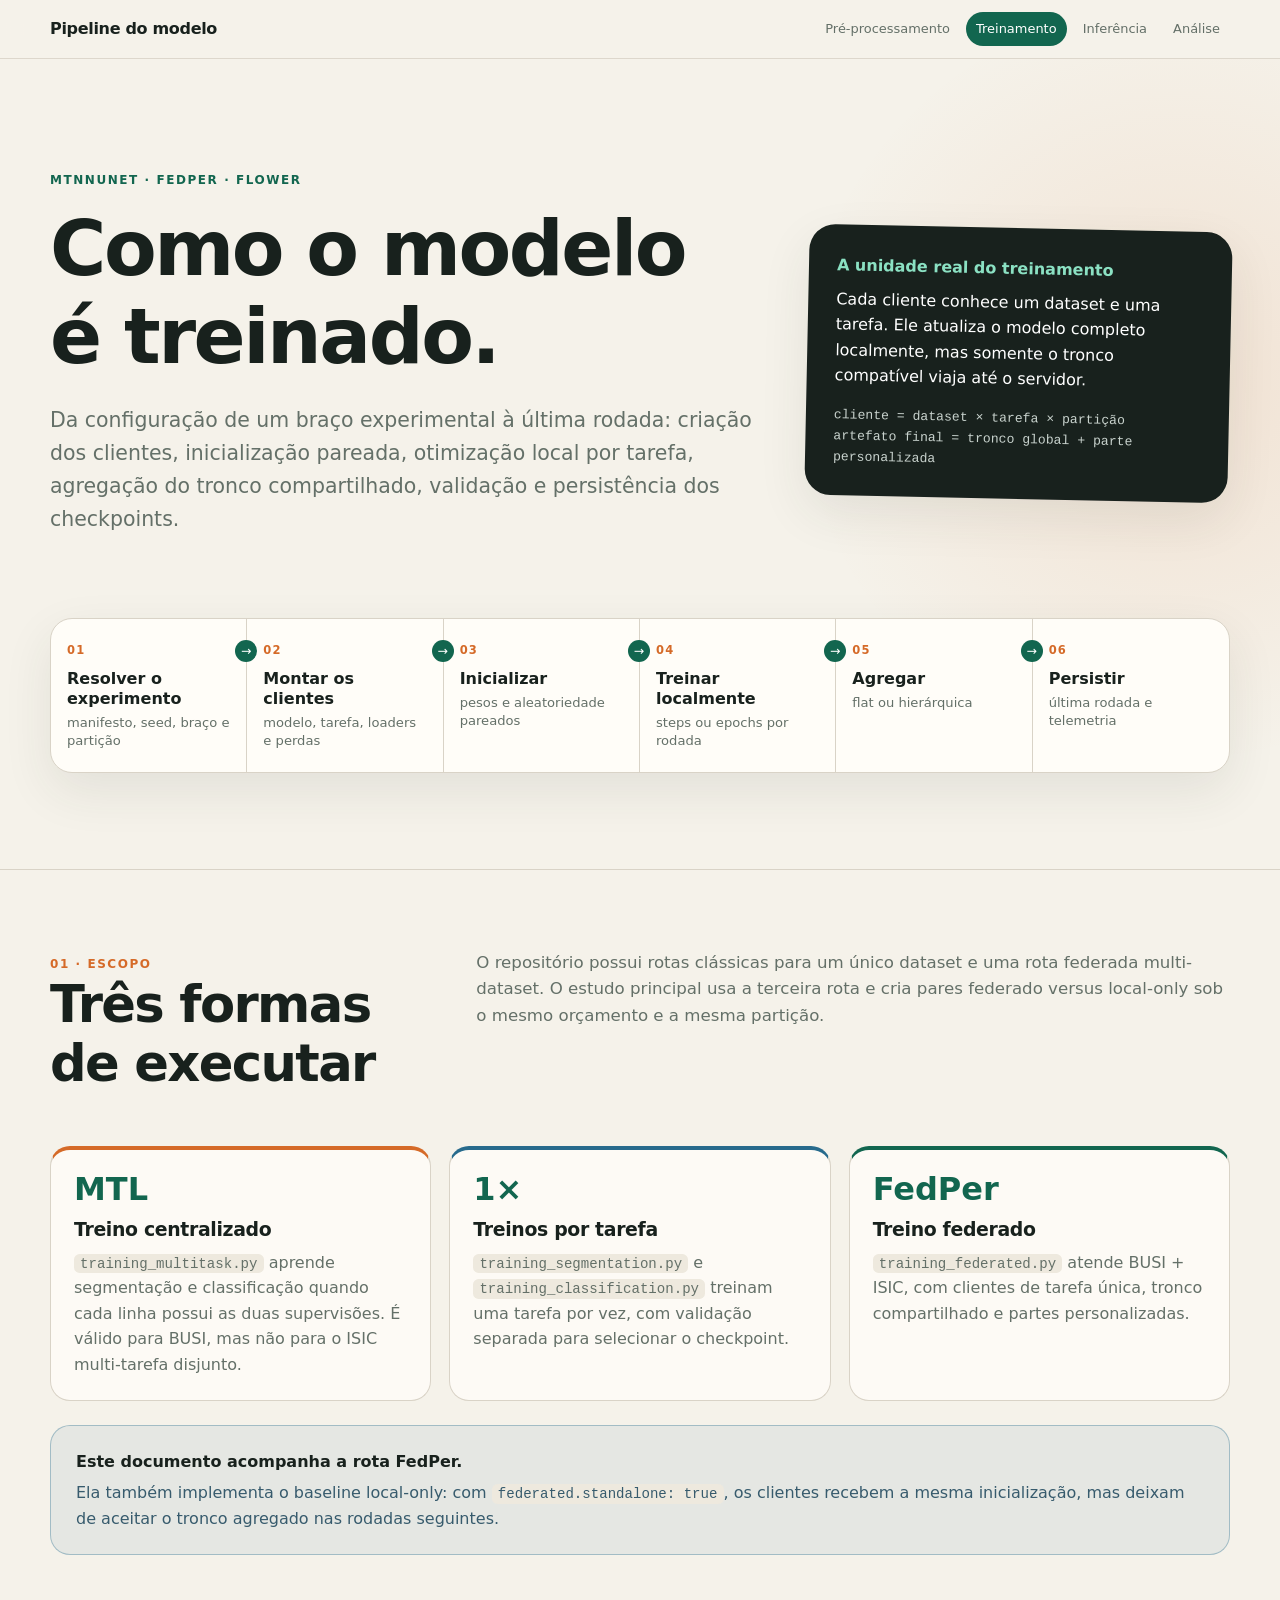
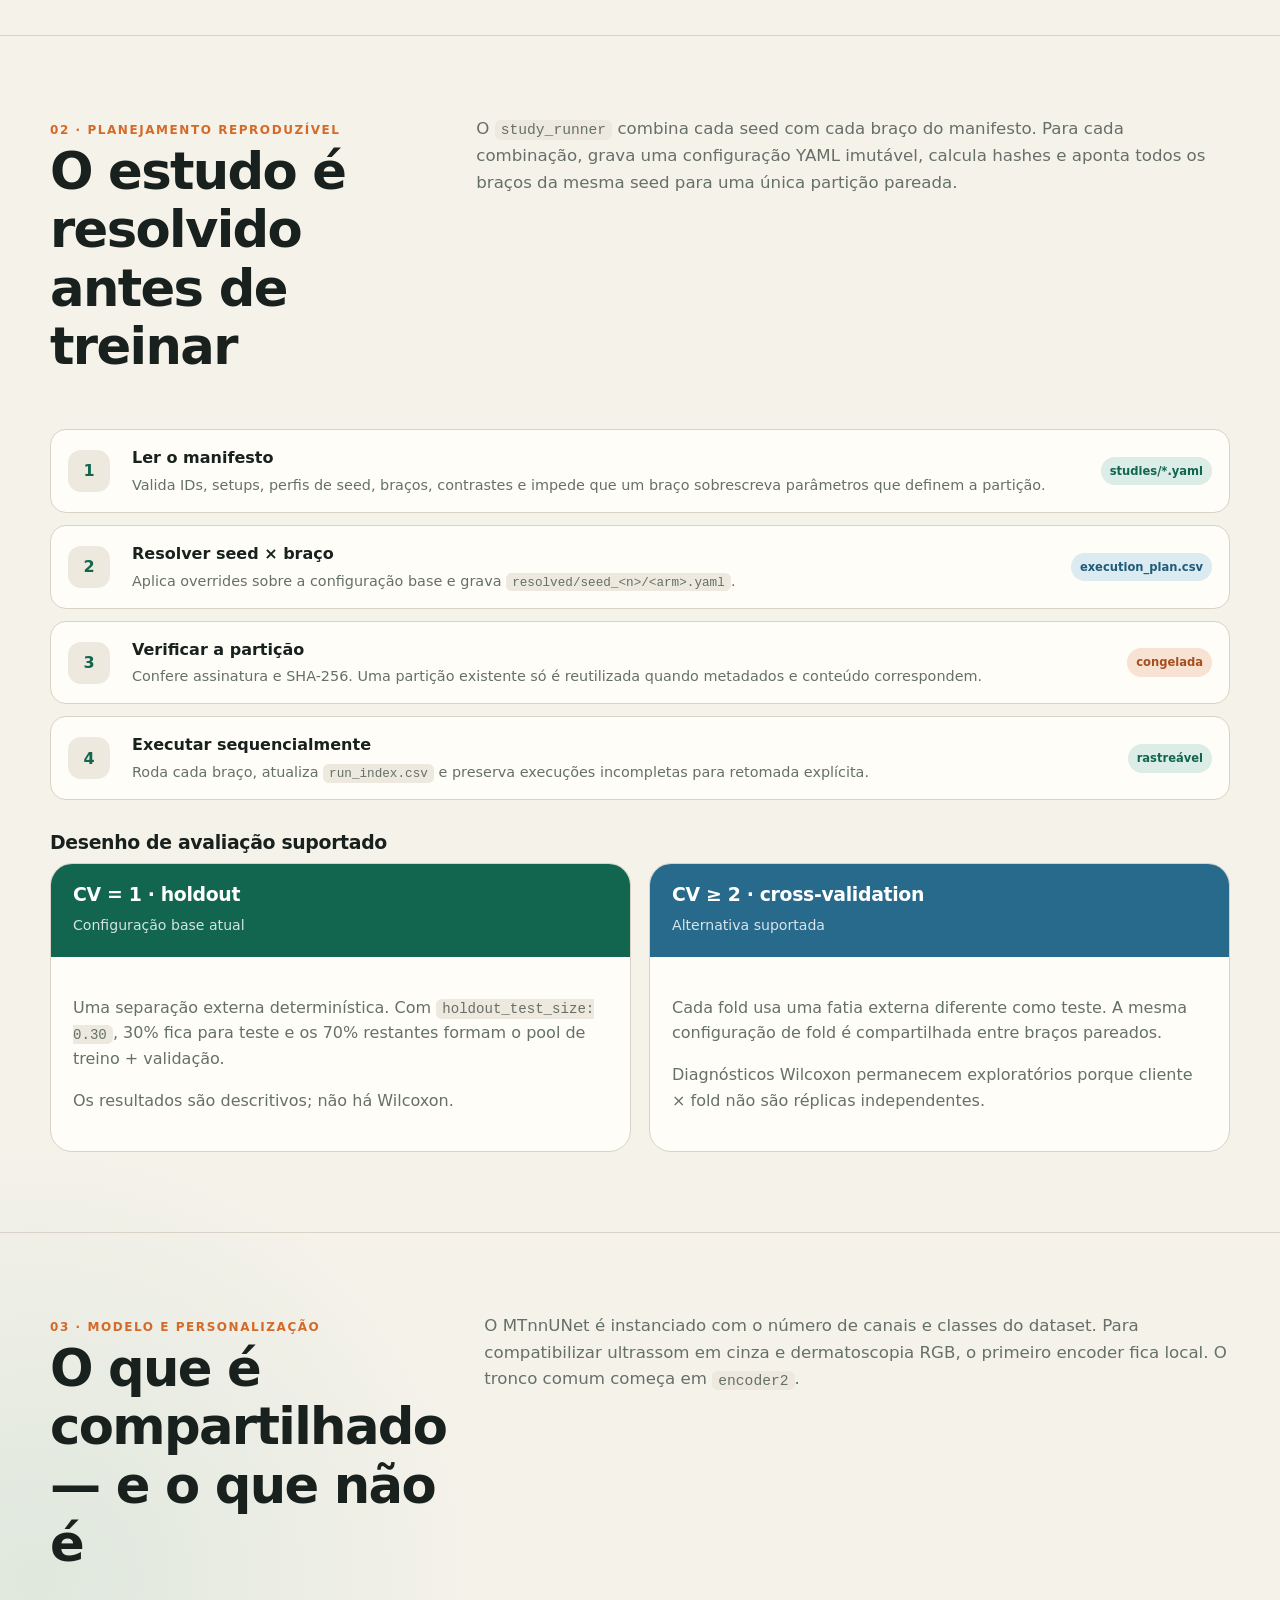
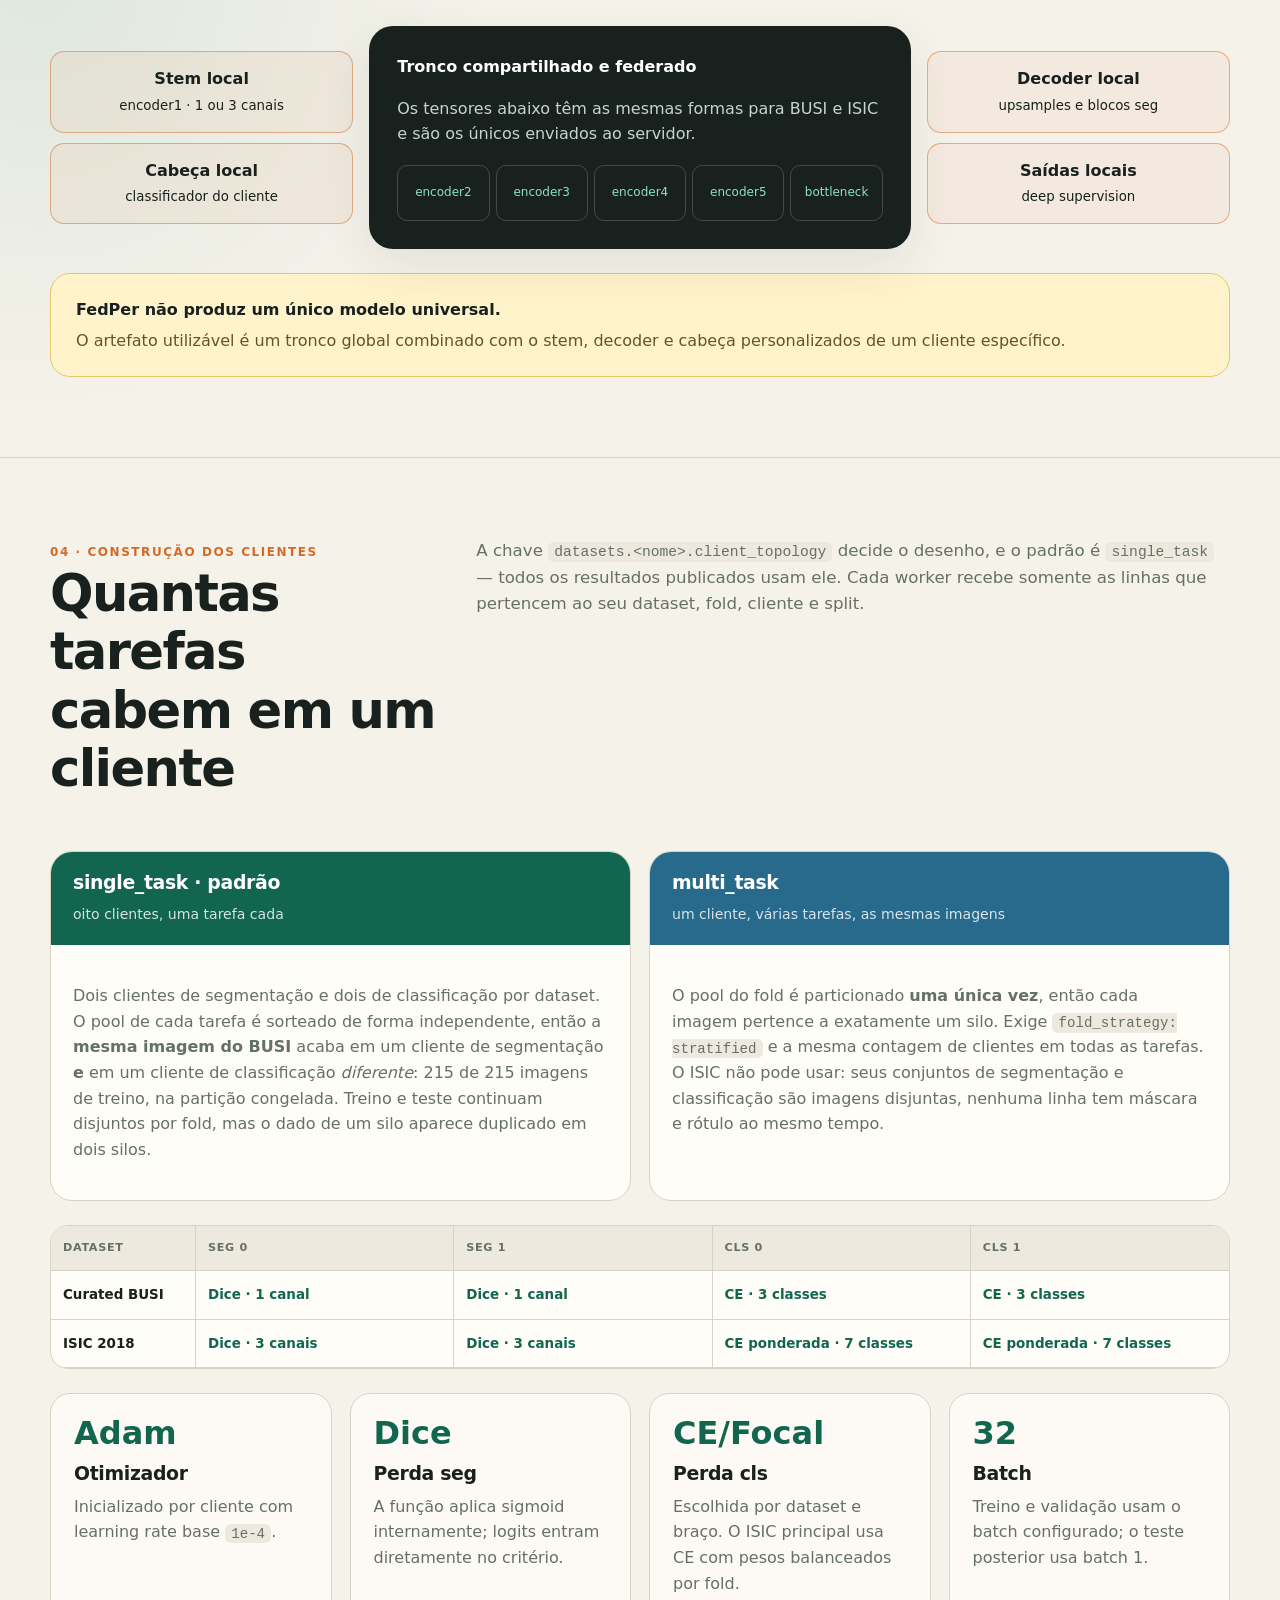
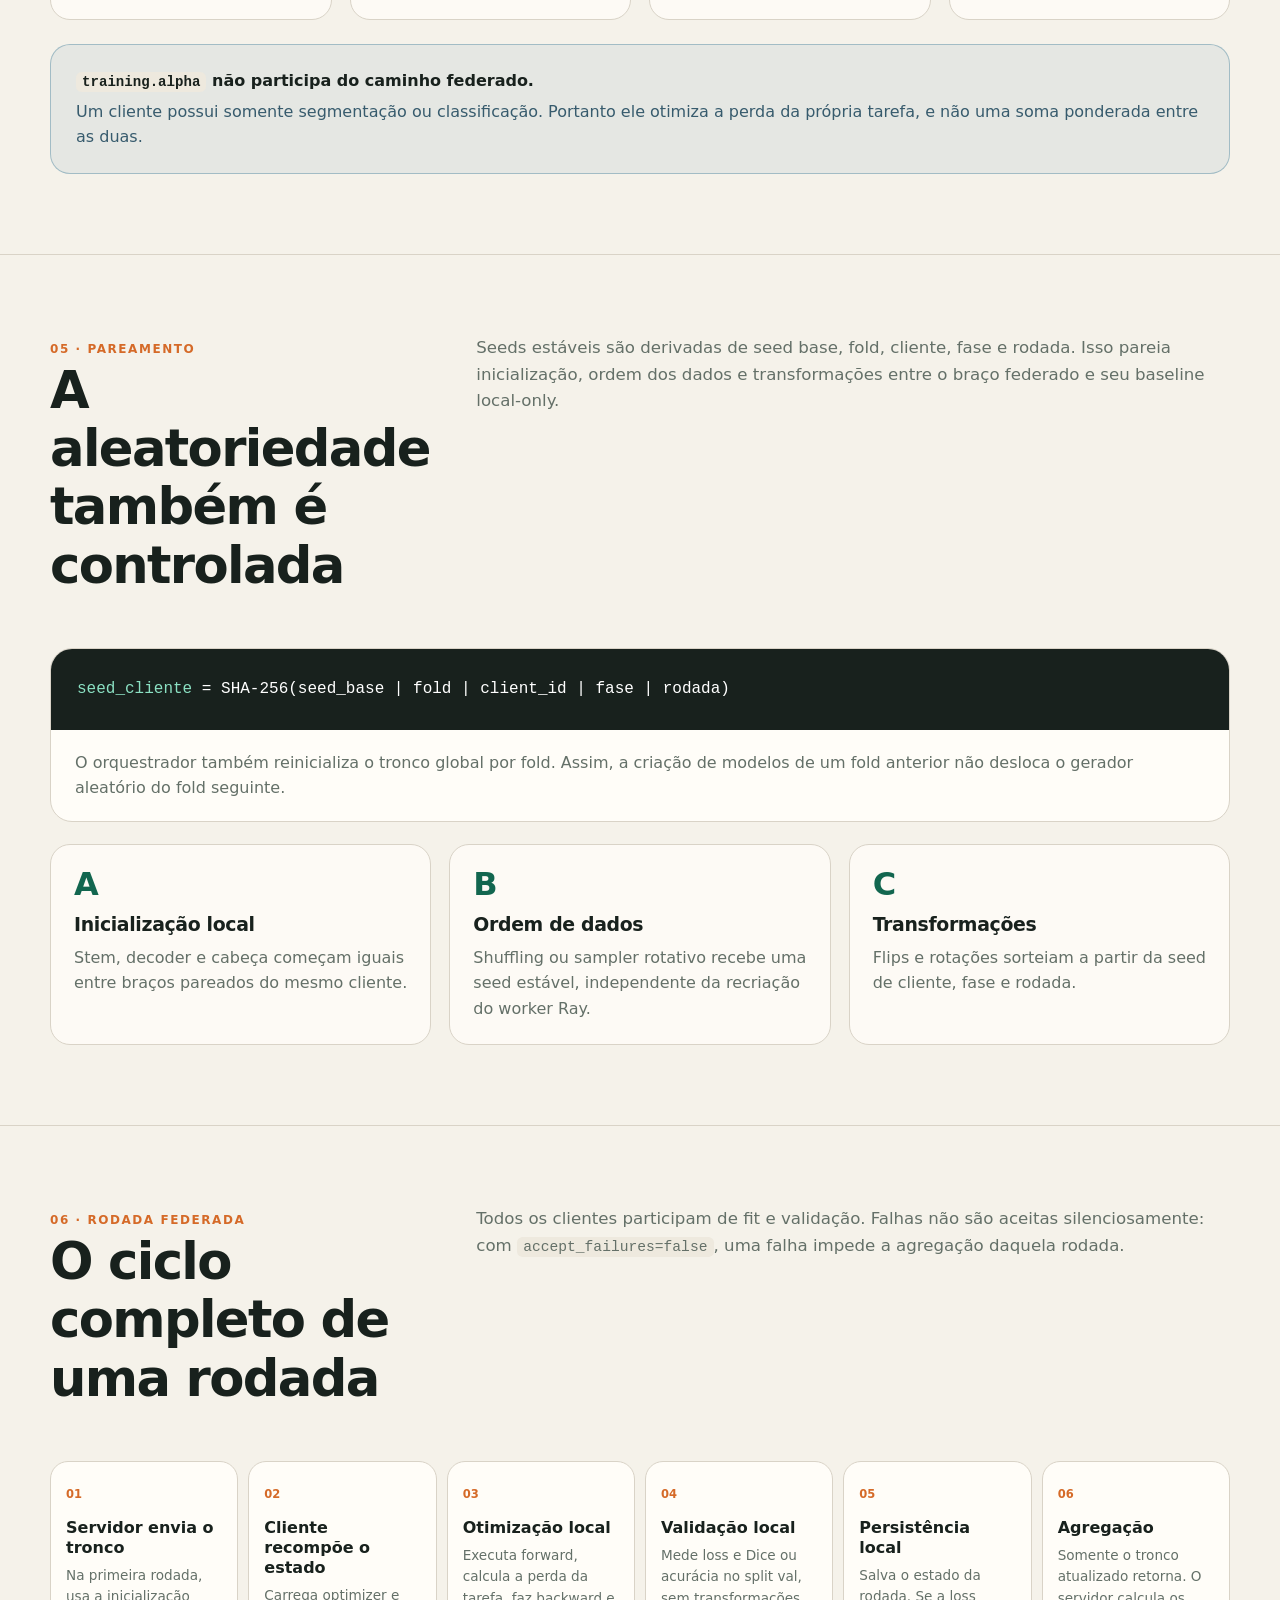
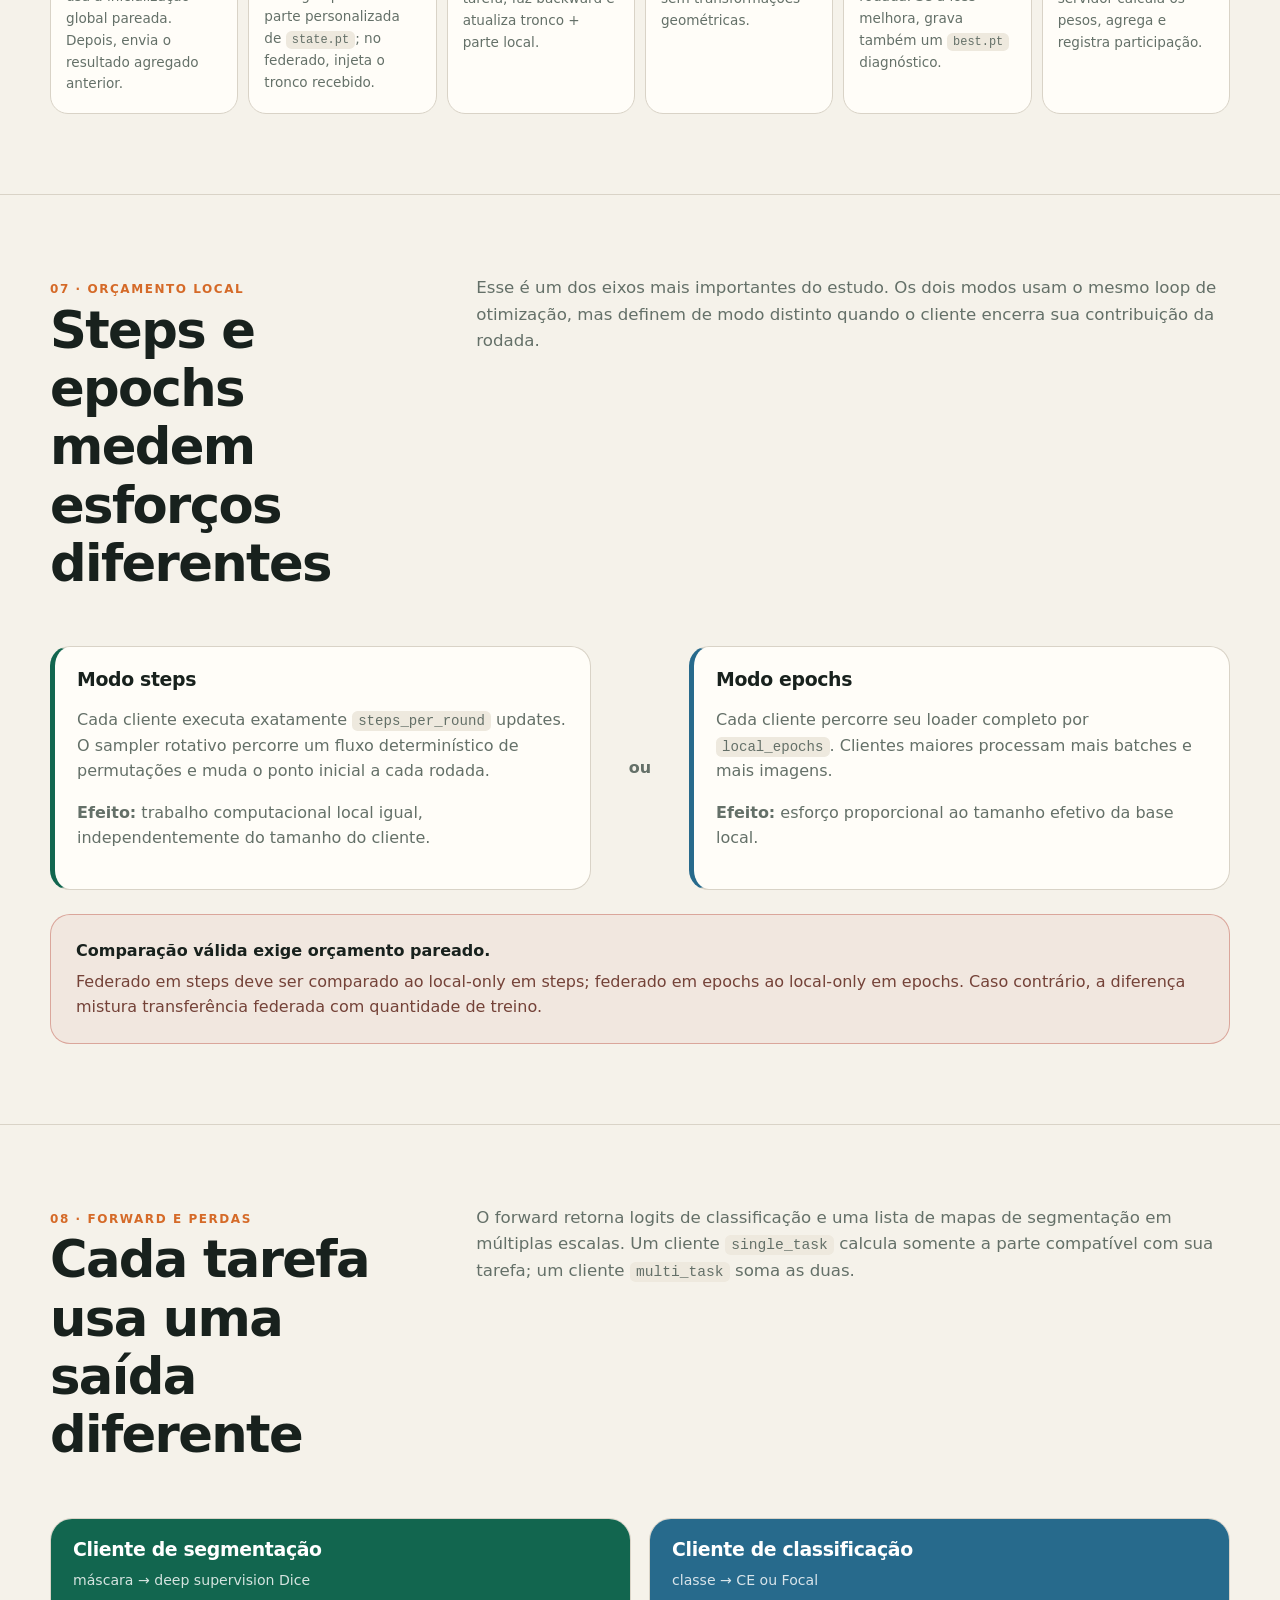
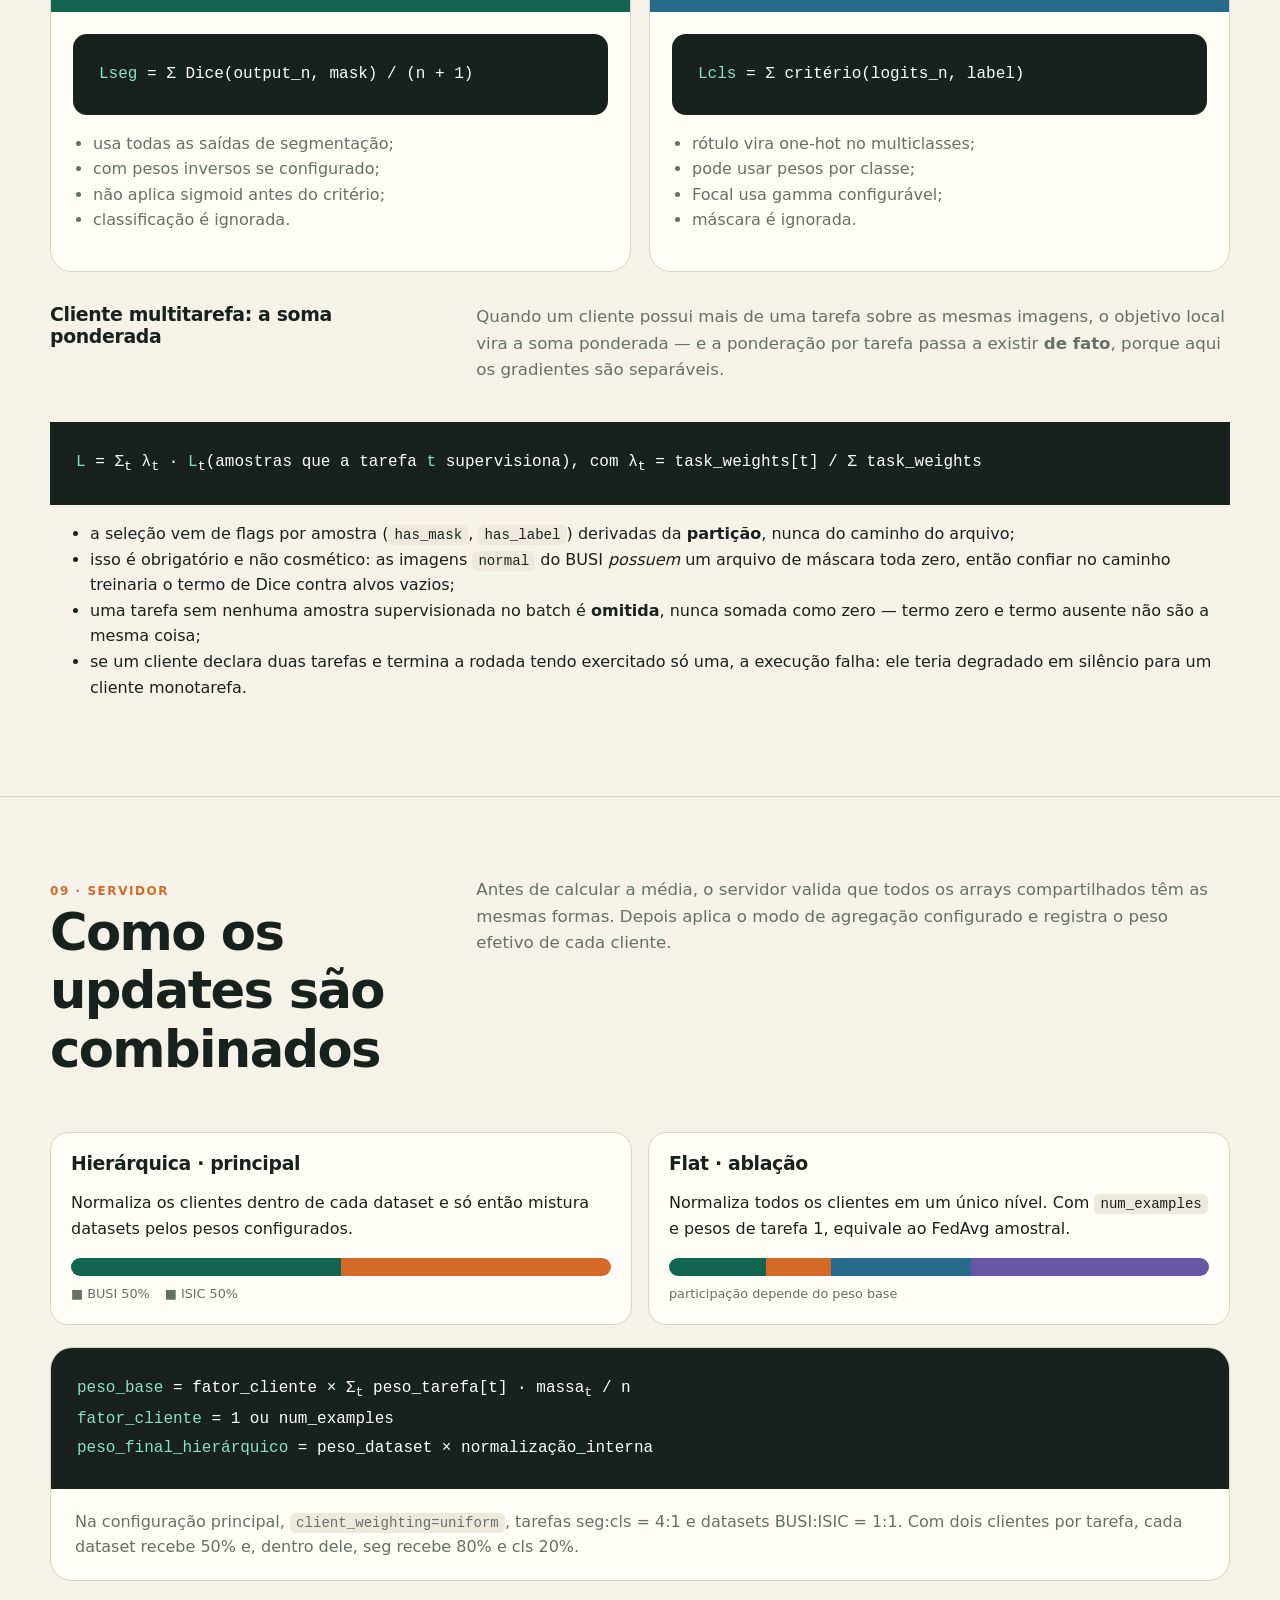
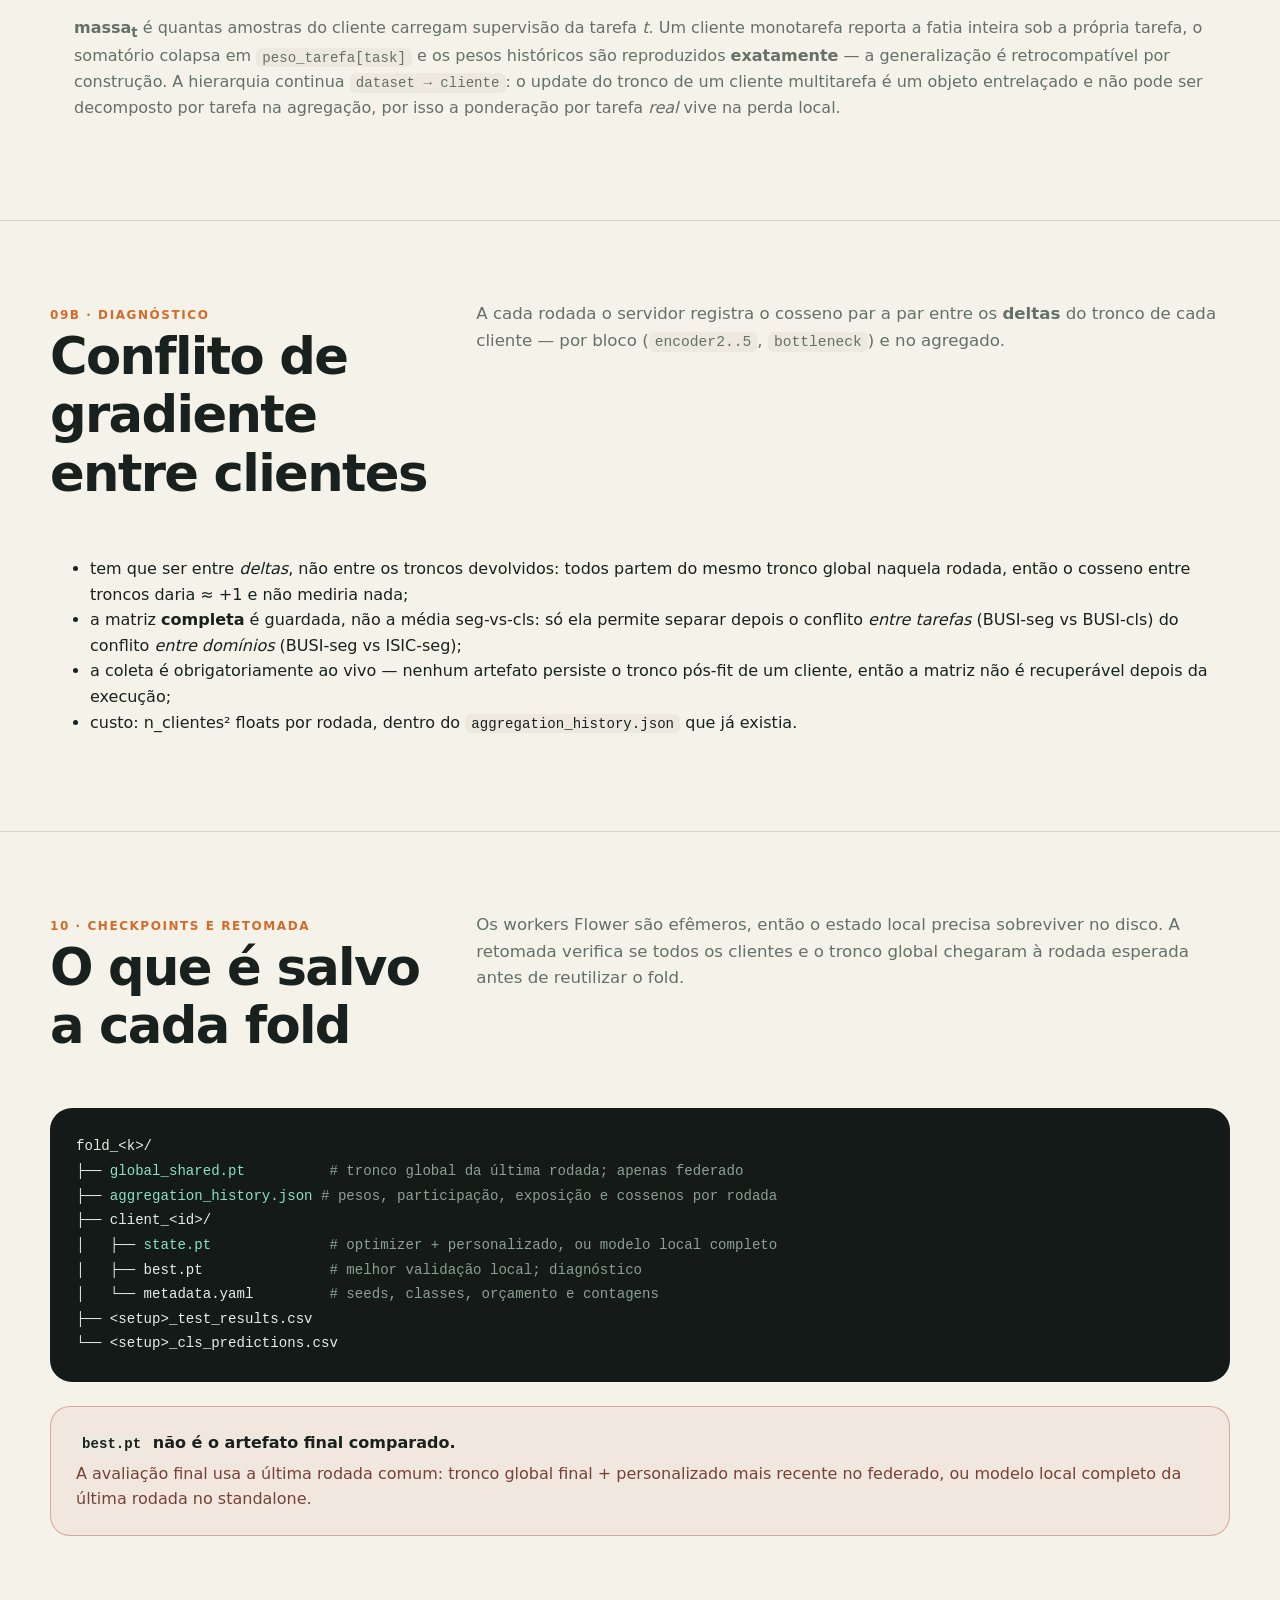
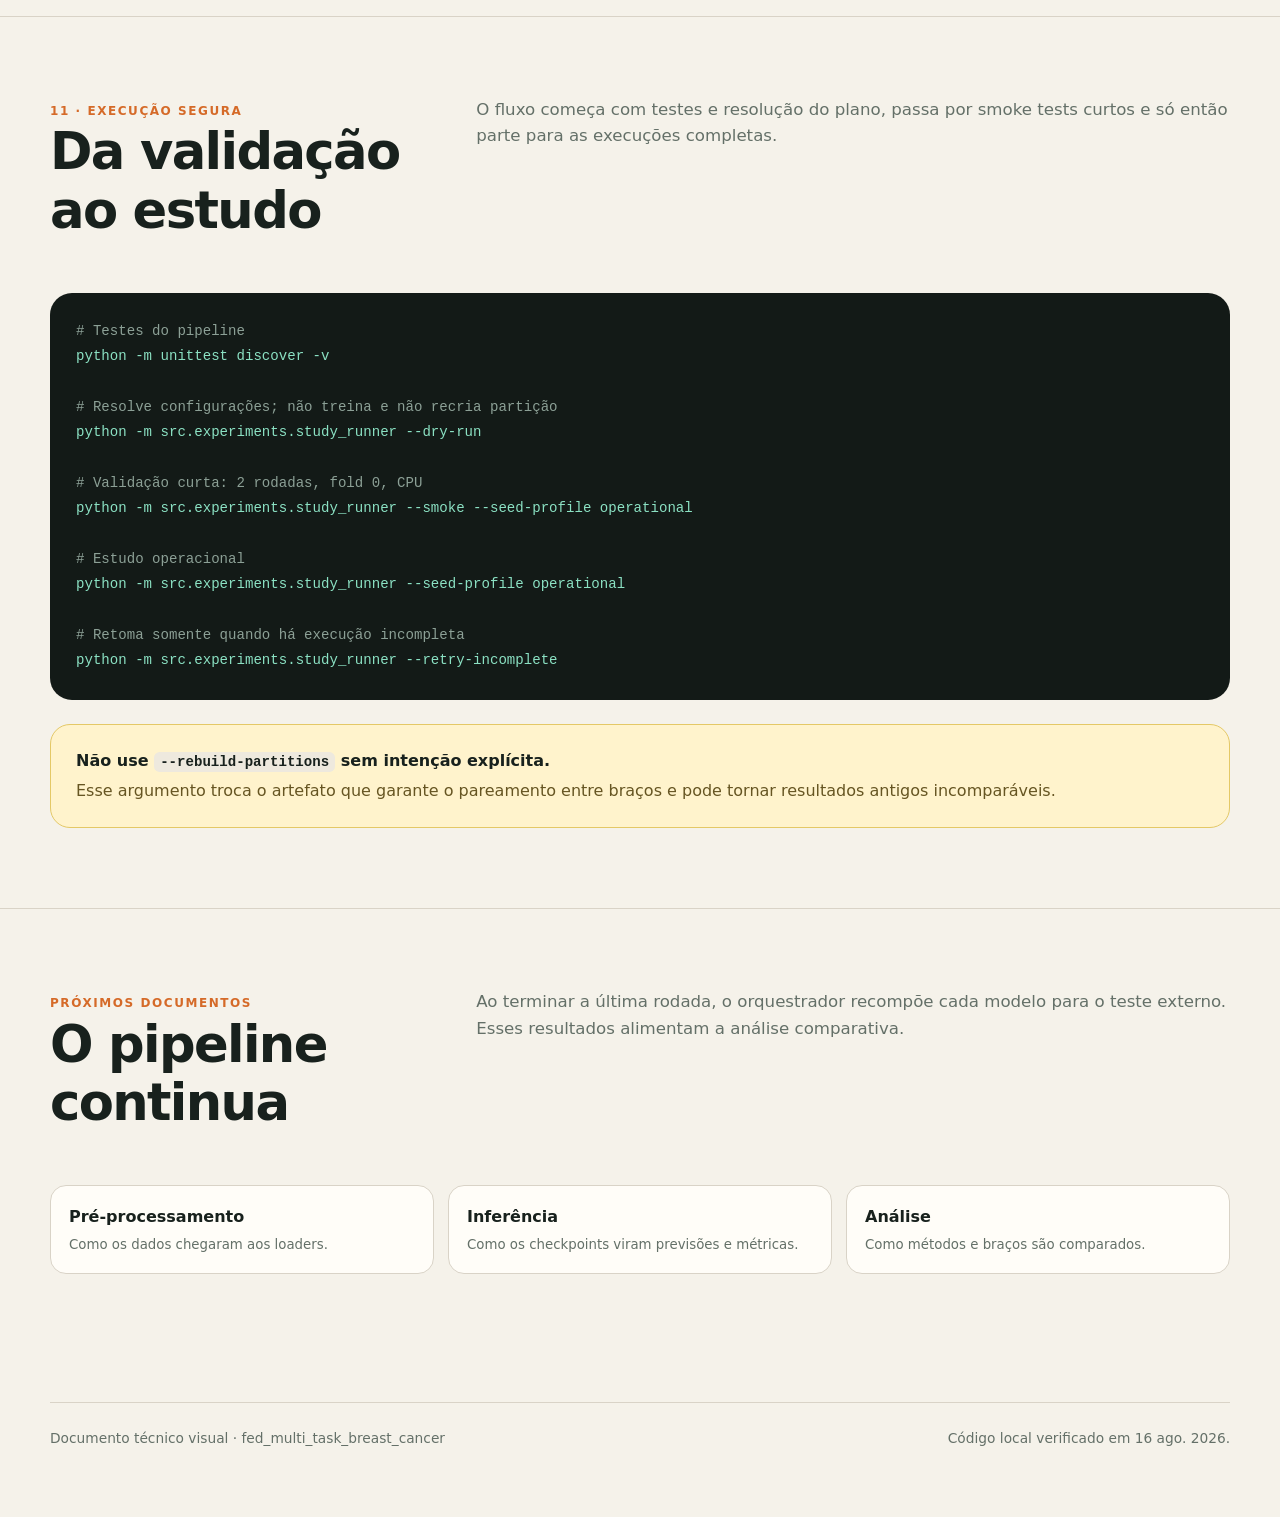
<file: docs/treinamento_modelo.html>
<!doctype html>
<html lang="pt-BR">
<head>
  <meta charset="utf-8">
  <meta name="viewport" content="width=device-width, initial-scale=1">
  <meta name="description" content="Etapas completas do treinamento federado FedPer com Curated BUSI e ISIC 2018.">
  <title>Treinamento do modelo — pipeline completo</title>
  <link rel="icon" href="data:,">
  <link rel="stylesheet" href="model_pipeline.css">
</head>
<body>
  <header class="topbar">
    <div class="shell topbar-inner">
      <div class="brand">Pipeline do modelo</div>
      <nav class="docnav" aria-label="Documentos do pipeline">
        <a href="preprocessamento_dados.html">Pré-processamento</a>
        <a class="current" href="treinamento_modelo.html">Treinamento</a>
        <a href="inferencia_modelo.html">Inferência</a>
        <a href="analise_resultados.html">Análise</a>
      </nav>
    </div>
  </header>

  <main>
    <div class="shell">
      <div class="hero">
        <div>
          <div class="eyebrow">MTnnUNet · FedPer · Flower</div>
          <h1>Como o modelo é treinado.</h1>
          <p class="lead">Da configuração de um braço experimental à última rodada: criação dos clientes, inicialização pareada, otimização local por tarefa, agregação do tronco compartilhado, validação e persistência dos checkpoints.</p>
        </div>
        <aside class="hero-note">
          <strong>A unidade real do treinamento</strong>
          <p>Cada cliente conhece um dataset e uma tarefa. Ele atualiza o modelo completo localmente, mas somente o tronco compatível viaja até o servidor.</p>
          <div class="mono">cliente = dataset × tarefa × partição<br>artefato final = tronco global + parte personalizada</div>
        </aside>
      </div>

      <div class="journey" style="--steps:6" aria-label="Resumo das etapas de treinamento">
        <div class="journey-step"><div class="journey-n">01</div><b>Resolver o experimento</b><span>manifesto, seed, braço e partição</span></div>
        <div class="journey-step"><div class="journey-n">02</div><b>Montar os clientes</b><span>modelo, tarefa, loaders e perdas</span></div>
        <div class="journey-step"><div class="journey-n">03</div><b>Inicializar</b><span>pesos e aleatoriedade pareados</span></div>
        <div class="journey-step"><div class="journey-n">04</div><b>Treinar localmente</b><span>steps ou epochs por rodada</span></div>
        <div class="journey-step"><div class="journey-n">05</div><b>Agregar</b><span>flat ou hierárquica</span></div>
        <div class="journey-step"><div class="journey-n">06</div><b>Persistir</b><span>última rodada e telemetria</span></div>
      </div>
    </div>

    <section id="escopo">
      <div class="shell">
        <div class="section-head">
          <div><span class="kicker">01 · Escopo</span><h2>Três formas de executar</h2></div>
          <p>O repositório possui rotas clássicas para um único dataset e uma rota federada multi-dataset. O estudo principal usa a terceira rota e cria pares federado versus local-only sob o mesmo orçamento e a mesma partição.</p>
        </div>
        <div class="cards">
          <article class="card orange"><div class="num">MTL</div><h3>Treino centralizado</h3><p><code>training_multitask.py</code> aprende segmentação e classificação quando cada linha possui as duas supervisões. É válido para BUSI, mas não para o ISIC multi-tarefa disjunto.</p></article>
          <article class="card blue"><div class="num">1×</div><h3>Treinos por tarefa</h3><p><code>training_segmentation.py</code> e <code>training_classification.py</code> treinam uma tarefa por vez, com validação separada para selecionar o checkpoint.</p></article>
          <article class="card green"><div class="num">FedPer</div><h3>Treino federado</h3><p><code>training_federated.py</code> atende BUSI + ISIC, com clientes de tarefa única, tronco compartilhado e partes personalizadas.</p></article>
        </div>
        <div class="callout info"><b>Este documento acompanha a rota FedPer.</b><p>Ela também implementa o baseline local-only: com <code>federated.standalone: true</code>, os clientes recebem a mesma inicialização, mas deixam de aceitar o tronco agregado nas rodadas seguintes.</p></div>
      </div>
    </section>

    <section id="planejamento">
      <div class="shell">
        <div class="section-head">
          <div><span class="kicker">02 · Planejamento reproduzível</span><h2>O estudo é resolvido antes de treinar</h2></div>
          <p>O <code>study_runner</code> combina cada seed com cada braço do manifesto. Para cada combinação, grava uma configuração YAML imutável, calcula hashes e aponta todos os braços da mesma seed para uma única partição pareada.</p>
        </div>
        <div class="flow">
          <div class="flow-row"><div class="flow-icon">1</div><div><b>Ler o manifesto</b><p>Valida IDs, setups, perfis de seed, braços, contrastes e impede que um braço sobrescreva parâmetros que definem a partição.</p></div><span class="tag">studies/*.yaml</span></div>
          <div class="flow-row"><div class="flow-icon">2</div><div><b>Resolver seed × braço</b><p>Aplica overrides sobre a configuração base e grava <code>resolved/seed_&lt;n&gt;/&lt;arm&gt;.yaml</code>.</p></div><span class="tag blue">execution_plan.csv</span></div>
          <div class="flow-row"><div class="flow-icon">3</div><div><b>Verificar a partição</b><p>Confere assinatura e SHA-256. Uma partição existente só é reutilizada quando metadados e conteúdo correspondem.</p></div><span class="tag orange">congelada</span></div>
          <div class="flow-row"><div class="flow-icon">4</div><div><b>Executar sequencialmente</b><p>Roda cada braço, atualiza <code>run_index.csv</code> e preserva execuções incompletas para retomada explícita.</p></div><span class="tag">rastreável</span></div>
        </div>

        <h3 style="margin-top:32px">Desenho de avaliação suportado</h3>
        <div class="split-view">
          <article class="panel"><div class="panel-head"><h3>CV = 1 · holdout</h3><p>Configuração base atual</p></div><div class="panel-body"><p>Uma separação externa determinística. Com <code>holdout_test_size: 0.30</code>, 30% fica para teste e os 70% restantes formam o pool de treino + validação.</p><p>Os resultados são descritivos; não há Wilcoxon.</p></div></article>
          <article class="panel"><div class="panel-head blue"><h3>CV ≥ 2 · cross-validation</h3><p>Alternativa suportada</p></div><div class="panel-body"><p>Cada fold usa uma fatia externa diferente como teste. A mesma configuração de fold é compartilhada entre braços pareados.</p><p>Diagnósticos Wilcoxon permanecem exploratórios porque cliente × fold não são réplicas independentes.</p></div></article>
        </div>
      </div>
    </section>

    <section id="arquitetura">
      <div class="shell">
        <div class="section-head">
          <div><span class="kicker">03 · Modelo e personalização</span><h2>O que é compartilhado — e o que não é</h2></div>
          <p>O MTnnUNet é instanciado com o número de canais e classes do dataset. Para compatibilizar ultrassom em cinza e dermatoscopia RGB, o primeiro encoder fica local. O tronco comum começa em <code>encoder2</code>.</p>
        </div>

        <div class="architecture">
          <div class="arch-stack">
            <div class="arch-node local"><b>Stem local</b><br><small>encoder1 · 1 ou 3 canais</small></div>
            <div class="arch-node local"><b>Cabeça local</b><br><small>classificador do cliente</small></div>
          </div>
          <div class="arch-core">
            <b>Tronco compartilhado e federado</b>
            <p style="color:#c9d3ce">Os tensores abaixo têm as mesmas formas para BUSI e ISIC e são os únicos enviados ao servidor.</p>
            <div class="layers"><span>encoder2</span><span>encoder3</span><span>encoder4</span><span>encoder5</span><span>bottleneck</span></div>
          </div>
          <div class="arch-stack">
            <div class="arch-node local"><b>Decoder local</b><br><small>upsamples e blocos seg</small></div>
            <div class="arch-node local"><b>Saídas locais</b><br><small>deep supervision</small></div>
          </div>
        </div>
        <div class="callout"><b>FedPer não produz um único modelo universal.</b><p>O artefato utilizável é um tronco global combinado com o stem, decoder e cabeça personalizados de um cliente específico.</p></div>
      </div>
    </section>

    <section id="clientes">
      <div class="shell">
        <div class="section-head">
          <div><span class="kicker">04 · Construção dos clientes</span><h2>Quantas tarefas cabem em um cliente</h2></div>
          <p>A chave <code>datasets.&lt;nome&gt;.client_topology</code> decide o desenho, e o padrão é <code>single_task</code> — todos os resultados publicados usam ele. Cada worker recebe somente as linhas que pertencem ao seu dataset, fold, cliente e split.</p>
        </div>
        <div class="split-view" style="margin-bottom:24px">
          <article class="panel"><div class="panel-head"><h3>single_task · padrão</h3><p>oito clientes, uma tarefa cada</p></div><div class="panel-body"><p>Dois clientes de segmentação e dois de classificação por dataset. O pool de cada tarefa é sorteado de forma independente, então a <strong>mesma imagem do BUSI</strong> acaba em um cliente de segmentação <strong>e</strong> em um cliente de classificação <em>diferente</em>: 215 de 215 imagens de treino, na partição congelada. Treino e teste continuam disjuntos por fold, mas o dado de um silo aparece duplicado em dois silos.</p></div></article>
          <article class="panel"><div class="panel-head blue"><h3>multi_task</h3><p>um cliente, várias tarefas, as mesmas imagens</p></div><div class="panel-body"><p>O pool do fold é particionado <strong>uma única vez</strong>, então cada imagem pertence a exatamente um silo. Exige <code>fold_strategy: stratified</code> e a mesma contagem de clientes em todas as tarefas. O ISIC não pode usar: seus conjuntos de segmentação e classificação são imagens disjuntas, nenhuma linha tem máscara e rótulo ao mesmo tempo.</p></div></article>
        </div>
        <div class="matrix" aria-label="Matriz de clientes e tarefas">
          <div class="head">Dataset</div><div class="head">seg 0</div><div class="head">seg 1</div><div class="head">cls 0</div><div class="head">cls 1</div>
          <div><strong>Curated BUSI</strong></div><div class="yes">Dice · 1 canal</div><div class="yes">Dice · 1 canal</div><div class="yes">CE · 3 classes</div><div class="yes">CE · 3 classes</div>
          <div><strong>ISIC 2018</strong></div><div class="yes">Dice · 3 canais</div><div class="yes">Dice · 3 canais</div><div class="yes">CE ponderada · 7 classes</div><div class="yes">CE ponderada · 7 classes</div>
        </div>

        <div class="cards four" style="margin-top:24px">
          <article class="card"><div class="num">Adam</div><h3>Otimizador</h3><p>Inicializado por cliente com learning rate base <code>1e-4</code>.</p></article>
          <article class="card"><div class="num">Dice</div><h3>Perda seg</h3><p>A função aplica sigmoid internamente; logits entram diretamente no critério.</p></article>
          <article class="card"><div class="num">CE/Focal</div><h3>Perda cls</h3><p>Escolhida por dataset e braço. O ISIC principal usa CE com pesos balanceados por fold.</p></article>
          <article class="card"><div class="num">32</div><h3>Batch</h3><p>Treino e validação usam o batch configurado; o teste posterior usa batch 1.</p></article>
        </div>

        <div class="callout info"><b><code>training.alpha</code> não participa do caminho federado.</b><p>Um cliente possui somente segmentação ou classificação. Portanto ele otimiza a perda da própria tarefa, e não uma soma ponderada entre as duas.</p></div>
      </div>
    </section>

    <section id="inicializacao">
      <div class="shell">
        <div class="section-head">
          <div><span class="kicker">05 · Pareamento</span><h2>A aleatoriedade também é controlada</h2></div>
          <p>Seeds estáveis são derivadas de seed base, fold, cliente, fase e rodada. Isso pareia inicialização, ordem dos dados e transformações entre o braço federado e seu baseline local-only.</p>
        </div>
        <div class="formula">
          <div class="formula-main"><em>seed_cliente</em> = SHA-256(seed_base | fold | client_id | fase | rodada)</div>
          <div class="formula-note">O orquestrador também reinicializa o tronco global por fold. Assim, a criação de modelos de um fold anterior não desloca o gerador aleatório do fold seguinte.</div>
        </div>
        <div class="cards" style="margin-top:22px">
          <article class="card"><div class="num">A</div><h3>Inicialização local</h3><p>Stem, decoder e cabeça começam iguais entre braços pareados do mesmo cliente.</p></article>
          <article class="card"><div class="num">B</div><h3>Ordem de dados</h3><p>Shuffling ou sampler rotativo recebe uma seed estável, independente da recriação do worker Ray.</p></article>
          <article class="card"><div class="num">C</div><h3>Transformações</h3><p>Flips e rotações sorteiam a partir da seed de cliente, fase e rodada.</p></article>
        </div>
      </div>
    </section>

    <section id="rodada">
      <div class="shell">
        <div class="section-head">
          <div><span class="kicker">06 · Rodada federada</span><h2>O ciclo completo de uma rodada</h2></div>
          <p>Todos os clientes participam de fit e validação. Falhas não são aceitas silenciosamente: com <code>accept_failures=false</code>, uma falha impede a agregação daquela rodada.</p>
        </div>
        <div class="round-cycle">
          <article class="cycle-step"><b>Servidor envia o tronco</b><p>Na primeira rodada, usa a inicialização global pareada. Depois, envia o resultado agregado anterior.</p></article>
          <article class="cycle-step"><b>Cliente recompõe o estado</b><p>Carrega optimizer e parte personalizada de <code>state.pt</code>; no federado, injeta o tronco recebido.</p></article>
          <article class="cycle-step"><b>Otimização local</b><p>Executa forward, calcula a perda da tarefa, faz backward e atualiza tronco + parte local.</p></article>
          <article class="cycle-step"><b>Validação local</b><p>Mede loss e Dice ou acurácia no split val, sem transformações geométricas.</p></article>
          <article class="cycle-step"><b>Persistência local</b><p>Salva o estado da rodada. Se a loss melhora, grava também um <code>best.pt</code> diagnóstico.</p></article>
          <article class="cycle-step"><b>Agregação</b><p>Somente o tronco atualizado retorna. O servidor calcula os pesos, agrega e registra participação.</p></article>
        </div>
      </div>
    </section>

    <section id="orcamento">
      <div class="shell">
        <div class="section-head">
          <div><span class="kicker">07 · Orçamento local</span><h2>Steps e epochs medem esforços diferentes</h2></div>
          <p>Esse é um dos eixos mais importantes do estudo. Os dois modos usam o mesmo loop de otimização, mas definem de modo distinto quando o cliente encerra sua contribuição da rodada.</p>
        </div>
        <div class="decision">
          <article class="decision-card green"><h3>Modo steps</h3><p>Cada cliente executa exatamente <code>steps_per_round</code> updates. O sampler rotativo percorre um fluxo determinístico de permutações e muda o ponto inicial a cada rodada.</p><p><strong>Efeito:</strong> trabalho computacional local igual, independentemente do tamanho do cliente.</p></article>
          <div class="decision-mid">ou</div>
          <article class="decision-card blue"><h3>Modo epochs</h3><p>Cada cliente percorre seu loader completo por <code>local_epochs</code>. Clientes maiores processam mais batches e mais imagens.</p><p><strong>Efeito:</strong> esforço proporcional ao tamanho efetivo da base local.</p></article>
        </div>
        <div class="callout danger"><b>Comparação válida exige orçamento pareado.</b><p>Federado em steps deve ser comparado ao local-only em steps; federado em epochs ao local-only em epochs. Caso contrário, a diferença mistura transferência federada com quantidade de treino.</p></div>
      </div>
    </section>

    <section id="perdas">
      <div class="shell">
        <div class="section-head">
          <div><span class="kicker">08 · Forward e perdas</span><h2>Cada tarefa usa uma saída diferente</h2></div>
          <p>O forward retorna logits de classificação e uma lista de mapas de segmentação em múltiplas escalas. Um cliente <code>single_task</code> calcula somente a parte compatível com sua tarefa; um cliente <code>multi_task</code> soma as duas.</p>
        </div>
        <div class="split-view">
          <article class="panel"><div class="panel-head"><h3>Cliente de segmentação</h3><p>máscara → deep supervision Dice</p></div><div class="panel-body"><div class="formula-main" style="border-radius:14px"><em>Lseg</em> = Σ Dice(output_n, mask) / (n + 1)</div><ul><li>usa todas as saídas de segmentação;</li><li>com pesos inversos se configurado;</li><li>não aplica sigmoid antes do critério;</li><li>classificação é ignorada.</li></ul></div></article>
          <article class="panel"><div class="panel-head blue"><h3>Cliente de classificação</h3><p>classe → CE ou Focal</p></div><div class="panel-body"><div class="formula-main" style="border-radius:14px"><em>Lcls</em> = Σ critério(logits_n, label)</div><ul><li>rótulo vira one-hot no multiclasses;</li><li>pode usar pesos por classe;</li><li>Focal usa gamma configurável;</li><li>máscara é ignorada.</li></ul></div></article>
        </div>

        <div class="section-head" style="margin-top:32px">
          <div><h3>Cliente multitarefa: a soma ponderada</h3></div>
          <p>Quando um cliente possui mais de uma tarefa sobre as mesmas imagens, o objetivo local vira a soma ponderada — e a ponderação por tarefa passa a existir <strong>de fato</strong>, porque aqui os gradientes são separáveis.</p>
        </div>
        <div class="formula-main"><em>L</em> = Σ<sub>t</sub> λ<sub>t</sub> · <em>L</em><sub>t</sub>(amostras que a tarefa <em>t</em> supervisiona), com λ<sub>t</sub> = task_weights[t] / Σ task_weights</div>
        <ul>
          <li>a seleção vem de flags por amostra (<code>has_mask</code>, <code>has_label</code>) derivadas da <strong>partição</strong>, nunca do caminho do arquivo;</li>
          <li>isso é obrigatório e não cosmético: as imagens <code>normal</code> do BUSI <em>possuem</em> um arquivo de máscara toda zero, então confiar no caminho treinaria o termo de Dice contra alvos vazios;</li>
          <li>uma tarefa sem nenhuma amostra supervisionada no batch é <strong>omitida</strong>, nunca somada como zero — termo zero e termo ausente não são a mesma coisa;</li>
          <li>se um cliente declara duas tarefas e termina a rodada tendo exercitado só uma, a execução falha: ele teria degradado em silêncio para um cliente monotarefa.</li>
        </ul>
      </div>
    </section>

    <section id="agregacao">
      <div class="shell">
        <div class="section-head">
          <div><span class="kicker">09 · Servidor</span><h2>Como os updates são combinados</h2></div>
          <p>Antes de calcular a média, o servidor valida que todos os arrays compartilhados têm as mesmas formas. Depois aplica o modo de agregação configurado e registra o peso efetivo de cada cliente.</p>
        </div>
        <div class="weights">
          <article class="weight-box"><h3>Hierárquica · principal</h3><p>Normaliza os clientes dentro de cada dataset e só então mistura datasets pelos pesos configurados.</p><div class="weight-bar"><span style="width:50%"></span><span style="width:50%"></span></div><div class="legend"><span>■ BUSI 50%</span><span>■ ISIC 50%</span></div></article>
          <article class="weight-box"><h3>Flat · ablação</h3><p>Normaliza todos os clientes em um único nível. Com <code>num_examples</code> e pesos de tarefa 1, equivale ao FedAvg amostral.</p><div class="weight-bar"><span style="width:18%"></span><span style="width:12%"></span><span style="width:26%"></span><span style="width:44%"></span></div><div class="legend"><span>participação depende do peso base</span></div></article>
        </div>
        <div class="formula" style="margin-top:22px">
          <div class="formula-main"><em>peso_base</em> = fator_cliente × Σ<sub>t</sub> peso_tarefa[t] · massa<sub>t</sub> / n<br><em>fator_cliente</em> = 1 ou num_examples<br><em>peso_final_hierárquico</em> = peso_dataset × normalização_interna</div>
          <div class="formula-note">Na configuração principal, <code>client_weighting=uniform</code>, tarefas seg:cls = 4:1 e datasets BUSI:ISIC = 1:1. Com dois clientes por tarefa, cada dataset recebe 50% e, dentro dele, seg recebe 80% e cls 20%.</div>
        </div>
        <div class="formula-note" style="margin-top:14px"><strong>massa<sub>t</sub></strong> é quantas amostras do cliente carregam supervisão da tarefa <em>t</em>. Um cliente monotarefa reporta a fatia inteira sob a própria tarefa, o somatório colapsa em <code>peso_tarefa[task]</code> e os pesos históricos são reproduzidos <strong>exatamente</strong> — a generalização é retrocompatível por construção. A hierarquia continua <code>dataset → cliente</code>: o update do tronco de um cliente multitarefa é um objeto entrelaçado e não pode ser decomposto por tarefa na agregação, por isso a ponderação por tarefa <em>real</em> vive na perda local.</div>
      </div>
    </section>

    <section id="conflito">
      <div class="shell">
        <div class="section-head">
          <div><span class="kicker">09b · Diagnóstico</span><h2>Conflito de gradiente entre clientes</h2></div>
          <p>A cada rodada o servidor registra o cosseno par a par entre os <strong>deltas</strong> do tronco de cada cliente — por bloco (<code>encoder2..5</code>, <code>bottleneck</code>) e no agregado.</p>
        </div>
        <ul>
          <li>tem que ser entre <em>deltas</em>, não entre os troncos devolvidos: todos partem do mesmo tronco global naquela rodada, então o cosseno entre troncos daria ≈ +1 e não mediria nada;</li>
          <li>a matriz <strong>completa</strong> é guardada, não a média seg-vs-cls: só ela permite separar depois o conflito <em>entre tarefas</em> (BUSI-seg vs BUSI-cls) do conflito <em>entre domínios</em> (BUSI-seg vs ISIC-seg);</li>
          <li>a coleta é obrigatoriamente ao vivo — nenhum artefato persiste o tronco pós-fit de um cliente, então a matriz não é recuperável depois da execução;</li>
          <li>custo: n_clientes² floats por rodada, dentro do <code>aggregation_history.json</code> que já existia.</li>
        </ul>
      </div>
    </section>

    <section id="checkpoints">
      <div class="shell">
        <div class="section-head">
          <div><span class="kicker">10 · Checkpoints e retomada</span><h2>O que é salvo a cada fold</h2></div>
          <p>Os workers Flower são efêmeros, então o estado local precisa sobreviver no disco. A retomada verifica se todos os clientes e o tronco global chegaram à rodada esperada antes de reutilizar o fold.</p>
        </div>
        <div class="filetree"><pre>fold_&lt;k&gt;/
├── <span class="accent">global_shared.pt</span>          <span class="dim"># tronco global da última rodada; apenas federado</span>
├── <span class="accent">aggregation_history.json</span> <span class="dim"># pesos, participação, exposição e cossenos por rodada</span>
├── client_&lt;id&gt;/
│   ├── <span class="accent">state.pt</span>              <span class="dim"># optimizer + personalizado, ou modelo local completo</span>
│   ├── best.pt               <span class="dim"># melhor validação local; diagnóstico</span>
│   └── metadata.yaml         <span class="dim"># seeds, classes, orçamento e contagens</span>
├── &lt;setup&gt;_test_results.csv
└── &lt;setup&gt;_cls_predictions.csv</pre></div>
        <div class="callout danger"><b><code>best.pt</code> não é o artefato final comparado.</b><p>A avaliação final usa a última rodada comum: tronco global final + personalizado mais recente no federado, ou modelo local completo da última rodada no standalone.</p></div>
      </div>
    </section>

    <section id="comandos">
      <div class="shell">
        <div class="section-head">
          <div><span class="kicker">11 · Execução segura</span><h2>Da validação ao estudo</h2></div>
          <p>O fluxo começa com testes e resolução do plano, passa por smoke tests curtos e só então parte para as execuções completas.</p>
        </div>
        <div class="commands"><pre><span class="comment"># Testes do pipeline</span>
<span class="cmd">python -m unittest discover -v</span>

<span class="comment"># Resolve configurações; não treina e não recria partição</span>
<span class="cmd">python -m src.experiments.study_runner --dry-run</span>

<span class="comment"># Validação curta: 2 rodadas, fold 0, CPU</span>
<span class="cmd">python -m src.experiments.study_runner --smoke --seed-profile operational</span>

<span class="comment"># Estudo operacional</span>
<span class="cmd">python -m src.experiments.study_runner --seed-profile operational</span>

<span class="comment"># Retoma somente quando há execução incompleta</span>
<span class="cmd">python -m src.experiments.study_runner --retry-incomplete</span></pre></div>
        <div class="callout"><b>Não use <code>--rebuild-partitions</code> sem intenção explícita.</b><p>Esse argumento troca o artefato que garante o pareamento entre braços e pode tornar resultados antigos incomparáveis.</p></div>
      </div>
    </section>

    <section id="continuidade">
      <div class="shell">
        <div class="section-head"><div><span class="kicker">Próximos documentos</span><h2>O pipeline continua</h2></div><p>Ao terminar a última rodada, o orquestrador recompõe cada modelo para o teste externo. Esses resultados alimentam a análise comparativa.</p></div>
        <div class="related">
          <a href="preprocessamento_dados.html"><b>Pré-processamento</b><small>Como os dados chegaram aos loaders.</small></a>
          <a href="inferencia_modelo.html"><b>Inferência</b><small>Como os checkpoints viram previsões e métricas.</small></a>
          <a href="analise_resultados.html"><b>Análise</b><small>Como métodos e braços são comparados.</small></a>
        </div>
      </div>
    </section>
  </main>

  <footer><div class="shell foot"><span>Documento técnico visual · fed_multi_task_breast_cancer</span><span>Código local verificado em 16 ago. 2026.</span></div></footer>
</body>
</html>
</file>
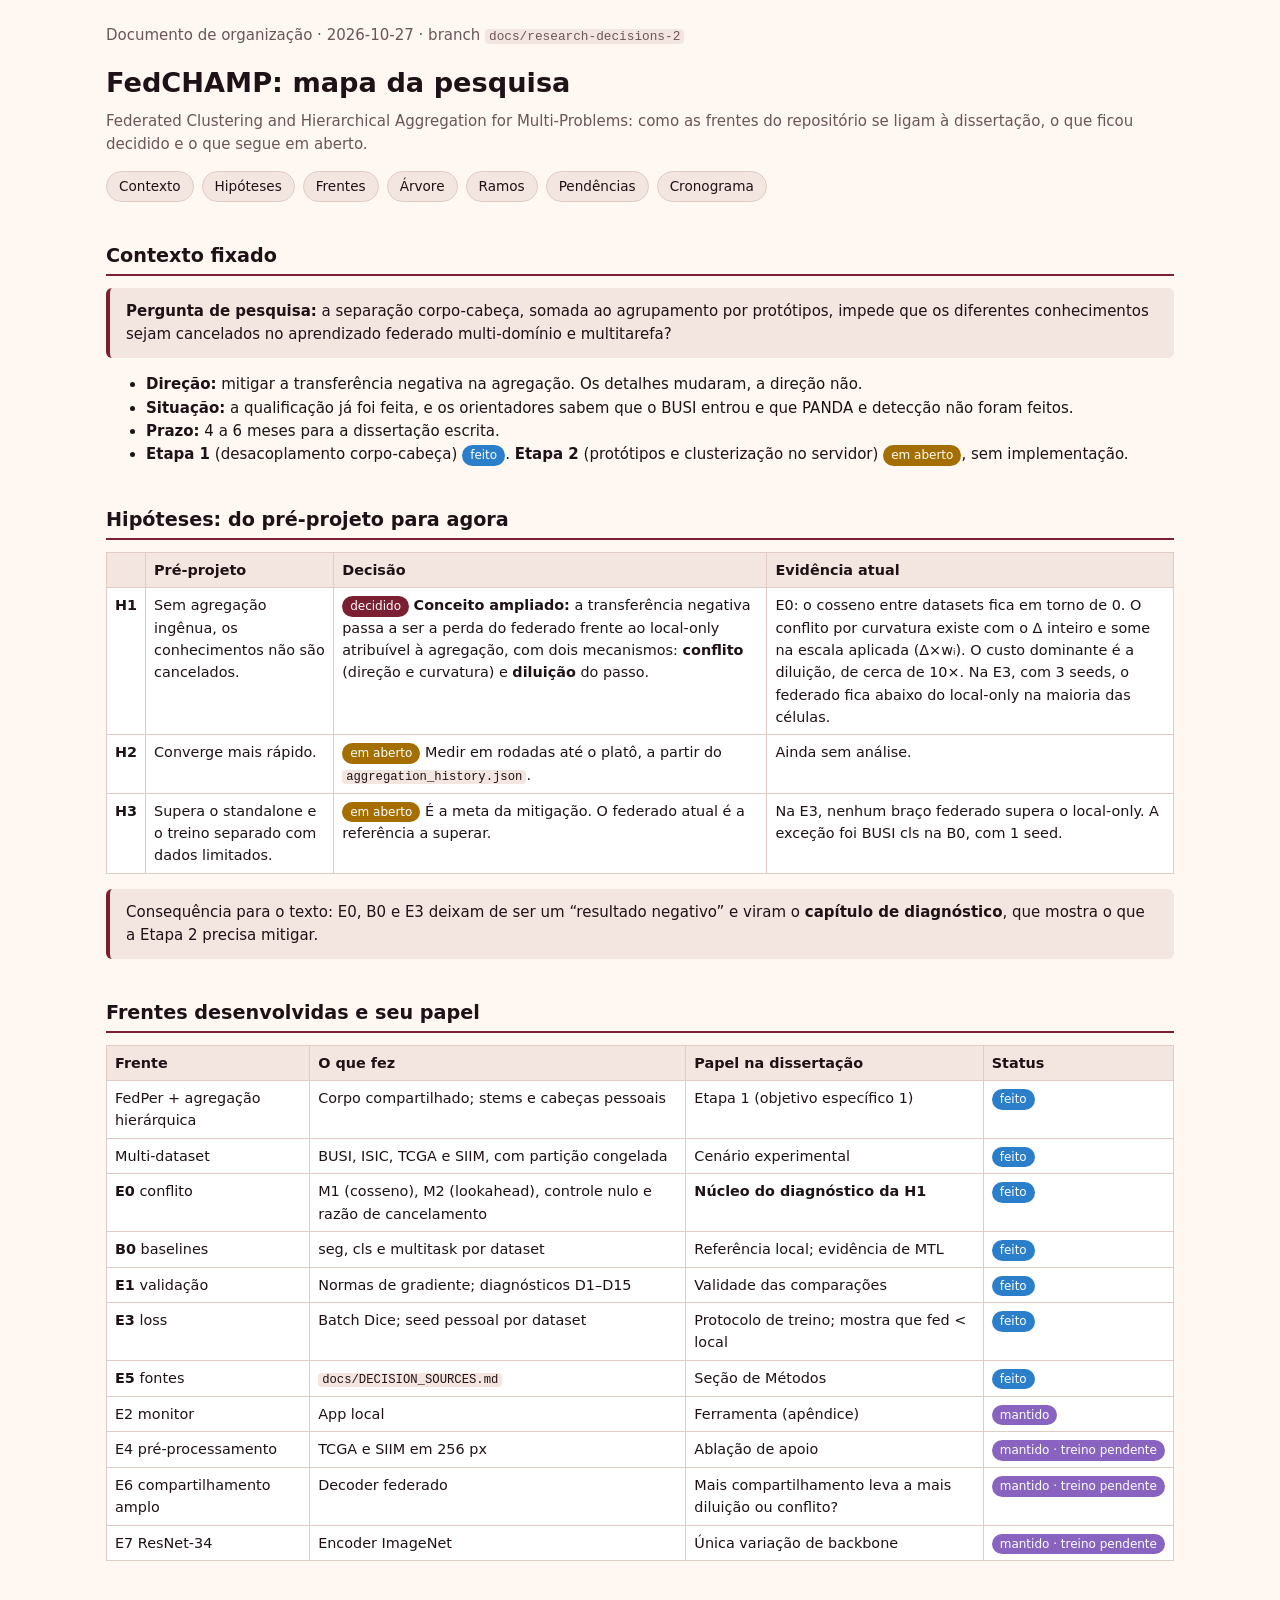
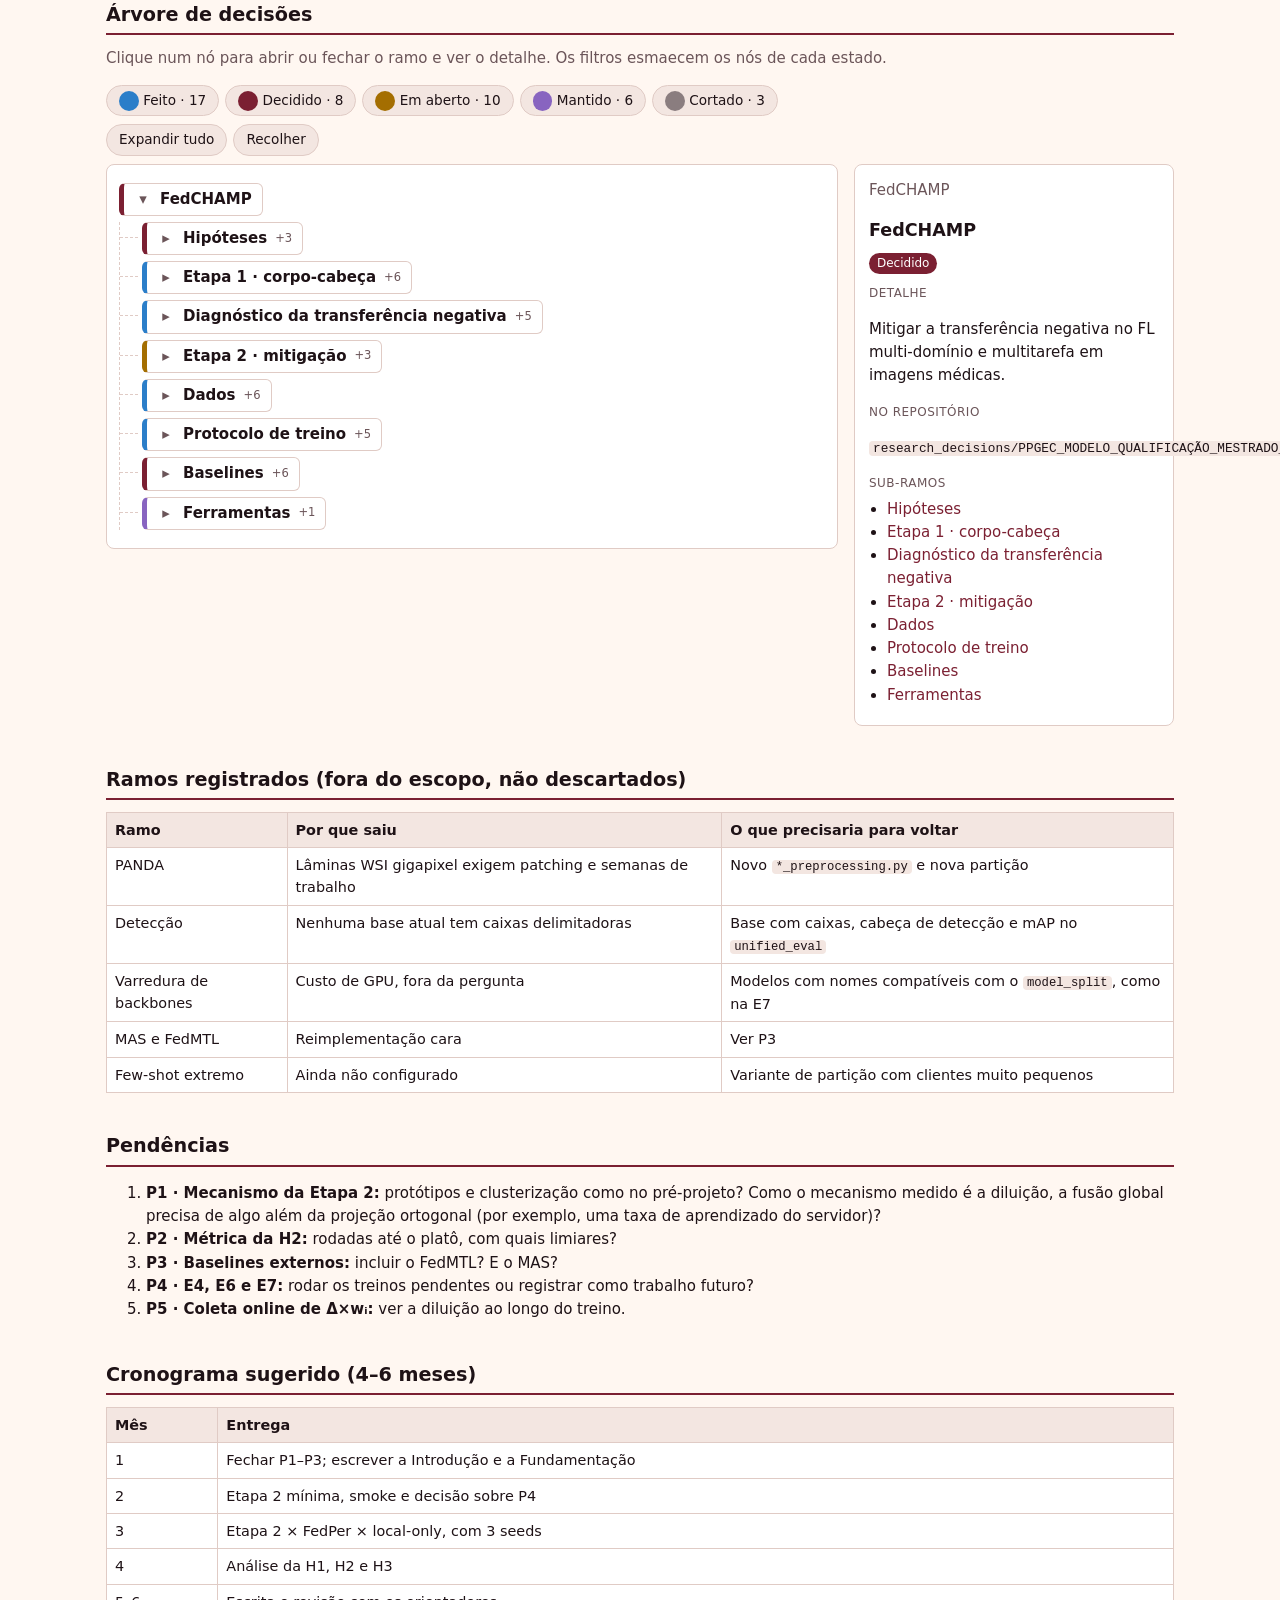
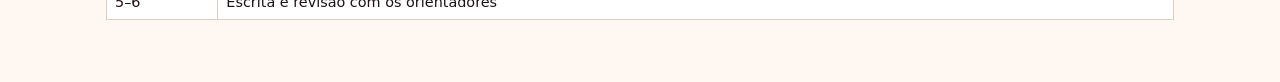
<file: research_decisions/mapa_da_pesquisa.html>
<!doctype html>
<html lang="pt-BR">
<head>
<meta charset="utf-8">
<meta name="viewport" content="width=device-width, initial-scale=1">
<title>Mapa da Pesquisa FedCHAMP</title>
<style>
:root{
  --bg:#FFF7F1; --surface:#FFFFFF; --tint:#F3E6E1; --text:#1E1216; --muted:#6B5559;
  --line:#E0CBC5; --accent:#7B2032;
  --s-feito:#2B7EC9; --s-decidido:#7B2032; --s-aberto:#A46E01; --s-mantido:#8864C0; --s-cortado:#8a7d7f;
}
@media (prefers-color-scheme: dark){
  :root:not([data-theme="light"]){
    --bg:#0A0B0F; --surface:#1E1216; --tint:#2a1b20; --text:#FFF7F1; --muted:#C2A19A;
    --line:#4B1B24; --accent:#B83D54;
    --s-feito:#398AD6; --s-decidido:#B83D54; --s-aberto:#B37903; --s-mantido:#9470CD; --s-cortado:#8d8183;
  }
}
:root[data-theme="dark"]{
  --bg:#0A0B0F; --surface:#1E1216; --tint:#2a1b20; --text:#FFF7F1; --muted:#C2A19A;
  --line:#4B1B24; --accent:#B83D54;
  --s-feito:#398AD6; --s-decidido:#B83D54; --s-aberto:#B37903; --s-mantido:#9470CD; --s-cortado:#8d8183;
}
*{box-sizing:border-box}
body{margin:0;background:var(--bg);color:var(--text);font:15px/1.55 system-ui,-apple-system,"Segoe UI",sans-serif}
main{max-width:1100px;margin:0 auto;padding:24px 16px 64px}
h1{font-size:1.7rem;margin:.2em 0}
h2{font-size:1.2rem;margin:2em 0 .6em;border-bottom:2px solid var(--accent);padding-bottom:.2em}
.sub{color:var(--muted);margin:0 0 1em}
nav{display:flex;flex-wrap:wrap;gap:8px;margin:12px 0}
nav a,button{font:inherit;font-size:.85rem;color:var(--text);background:var(--tint);border:1px solid var(--line);border-radius:999px;padding:4px 12px;text-decoration:none;cursor:pointer}
button[aria-pressed="false"]{opacity:.45}
.callout{background:var(--tint);border-left:4px solid var(--accent);padding:12px 16px;border-radius:6px}
.tablewrap{overflow-x:auto}
table{border-collapse:collapse;width:100%;font-size:.9rem;background:var(--surface)}
th,td{border:1px solid var(--line);padding:6px 8px;text-align:left;vertical-align:top}
th{background:var(--tint)}
.pill{display:inline-block;font-size:.75rem;padding:1px 8px;border-radius:999px;color:#fff;white-space:nowrap}
.feito{background:var(--s-feito)}.decidido{background:var(--s-decidido)}.aberto{background:var(--s-aberto)}
.mantido{background:var(--s-mantido)}.cortado{background:var(--s-cortado)}
/* tree */
#treebox{display:grid;grid-template-columns:minmax(0,1fr) 320px;gap:16px;align-items:start}
@media (max-width:820px){#treebox{grid-template-columns:1fr}}
#tree{background:var(--surface);border:1px solid var(--line);border-radius:8px;padding:12px;overflow-x:auto}
#tree ul{list-style:none;margin:0;padding-left:22px;border-left:1px dashed var(--line)}
#tree>ul{border-left:none;padding-left:0}
#tree li{margin:6px 0;position:relative}
#tree li::before{content:"";position:absolute;left:-22px;top:15px;width:18px;border-top:1px dashed var(--line)}
#tree>ul>li::before{display:none}
.node{display:inline-flex;align-items:center;gap:8px;border:1px solid var(--line);border-left:5px solid var(--c);background:var(--surface);border-radius:6px;padding:4px 10px;cursor:pointer;max-width:100%}
.node:hover,.node.sel{outline:2px solid var(--accent)}
.node.path{background:var(--tint)}
.node .t{font-weight:600}
.node.st-cortado .t{text-decoration:line-through;color:var(--muted)}
.node .badge{font-size:.72rem;color:var(--muted)}
.node.dim{opacity:.25}
.tog{width:1.2em;text-align:center;color:var(--muted)}
#detail{position:sticky;top:12px;background:var(--surface);border:1px solid var(--line);border-radius:8px;padding:14px}
#detail h3{margin:.1em 0 .4em}
#detail .k{font-size:.75rem;text-transform:uppercase;letter-spacing:.04em;color:var(--muted);margin-top:10px}
#detail ul{padding-left:18px;margin:.3em 0}
#detail a{color:var(--accent);cursor:pointer}
code{background:var(--tint);padding:0 4px;border-radius:4px;font-size:.85em}
.controls{display:flex;flex-wrap:wrap;gap:6px;margin:8px 0}
</style>
</head>
<body>
<main>
<header>
  <p class="sub">Documento de organização · 2026-10-27 · branch <code>docs/research-decisions-2</code></p>
  <h1>FedCHAMP: mapa da pesquisa</h1>
  <p class="sub">Federated Clustering and Hierarchical Aggregation for Multi-Problems: como as frentes do repositório se ligam à dissertação, o que ficou decidido e o que segue em aberto.</p>
  <nav><a href="#contexto">Contexto</a><a href="#hipoteses">Hipóteses</a><a href="#mapa">Frentes</a><a href="#arvore">Árvore</a><a href="#ramos">Ramos</a><a href="#pendencias">Pendências</a><a href="#cronograma">Cronograma</a></nav>
</header>

<section id="contexto">
<h2>Contexto fixado</h2>
<div class="callout"><b>Pergunta de pesquisa:</b> a separação corpo-cabeça, somada ao agrupamento por protótipos, impede que os diferentes conhecimentos sejam cancelados no aprendizado federado multi-domínio e multitarefa?</div>
<ul>
  <li><b>Direção:</b> mitigar a transferência negativa na agregação. Os detalhes mudaram, a direção não.</li>
  <li><b>Situação:</b> a qualificação já foi feita, e os orientadores sabem que o BUSI entrou e que PANDA e detecção não foram feitos.</li>
  <li><b>Prazo:</b> 4 a 6 meses para a dissertação escrita.</li>
  <li><b>Etapa 1</b> (desacoplamento corpo-cabeça) <span class="pill feito">feito</span>. <b>Etapa 2</b> (protótipos e clusterização no servidor) <span class="pill aberto">em aberto</span>, sem implementação.</li>
</ul>
</section>

<section id="hipoteses">
<h2>Hipóteses: do pré-projeto para agora</h2>
<div class="tablewrap"><table>
<tr><th></th><th>Pré-projeto</th><th>Decisão</th><th>Evidência atual</th></tr>
<tr><td><b>H1</b></td><td>Sem agregação ingênua, os conhecimentos não são cancelados.</td>
<td><span class="pill decidido">decidido</span> <b>Conceito ampliado:</b> a transferência negativa passa a ser a perda do federado frente ao local-only atribuível à agregação, com dois mecanismos: <b>conflito</b> (direção e curvatura) e <b>diluição</b> do passo.</td>
<td>E0: o cosseno entre datasets fica em torno de 0. O conflito por curvatura existe com o Δ inteiro e some na escala aplicada (Δ×wᵢ). O custo dominante é a diluição, de cerca de 10×. Na E3, com 3 seeds, o federado fica abaixo do local-only na maioria das células.</td></tr>
<tr><td><b>H2</b></td><td>Converge mais rápido.</td><td><span class="pill aberto">em aberto</span> Medir em rodadas até o platô, a partir do <code>aggregation_history.json</code>.</td><td>Ainda sem análise.</td></tr>
<tr><td><b>H3</b></td><td>Supera o standalone e o treino separado com dados limitados.</td><td><span class="pill aberto">em aberto</span> É a meta da mitigação. O federado atual é a referência a superar.</td><td>Na E3, nenhum braço federado supera o local-only. A exceção foi BUSI cls na B0, com 1 seed.</td></tr>
</table></div>
<p class="callout">Consequência para o texto: E0, B0 e E3 deixam de ser um “resultado negativo” e viram o <b>capítulo de diagnóstico</b>, que mostra o que a Etapa 2 precisa mitigar.</p>
</section>

<section id="mapa">
<h2>Frentes desenvolvidas e seu papel</h2>
<div class="tablewrap"><table>
<tr><th>Frente</th><th>O que fez</th><th>Papel na dissertação</th><th>Status</th></tr>
<tr><td>FedPer + agregação hierárquica</td><td>Corpo compartilhado; stems e cabeças pessoais</td><td>Etapa 1 (objetivo específico 1)</td><td><span class="pill feito">feito</span></td></tr>
<tr><td>Multi-dataset</td><td>BUSI, ISIC, TCGA e SIIM, com partição congelada</td><td>Cenário experimental</td><td><span class="pill feito">feito</span></td></tr>
<tr><td><b>E0</b> conflito</td><td>M1 (cosseno), M2 (lookahead), controle nulo e razão de cancelamento</td><td><b>Núcleo do diagnóstico da H1</b></td><td><span class="pill feito">feito</span></td></tr>
<tr><td><b>B0</b> baselines</td><td>seg, cls e multitask por dataset</td><td>Referência local; evidência de MTL</td><td><span class="pill feito">feito</span></td></tr>
<tr><td><b>E1</b> validação</td><td>Normas de gradiente; diagnósticos D1–D15</td><td>Validade das comparações</td><td><span class="pill feito">feito</span></td></tr>
<tr><td><b>E3</b> loss</td><td>Batch Dice; seed pessoal por dataset</td><td>Protocolo de treino; mostra que fed &lt; local</td><td><span class="pill feito">feito</span></td></tr>
<tr><td><b>E5</b> fontes</td><td><code>docs/DECISION_SOURCES.md</code></td><td>Seção de Métodos</td><td><span class="pill feito">feito</span></td></tr>
<tr><td>E2 monitor</td><td>App local</td><td>Ferramenta (apêndice)</td><td><span class="pill mantido">mantido</span></td></tr>
<tr><td>E4 pré-processamento</td><td>TCGA e SIIM em 256 px</td><td>Ablação de apoio</td><td><span class="pill mantido">mantido · treino pendente</span></td></tr>
<tr><td>E6 compartilhamento amplo</td><td>Decoder federado</td><td>Mais compartilhamento leva a mais diluição ou conflito?</td><td><span class="pill mantido">mantido · treino pendente</span></td></tr>
<tr><td>E7 ResNet-34</td><td>Encoder ImageNet</td><td>Única variação de backbone</td><td><span class="pill mantido">mantido · treino pendente</span></td></tr>
</table></div>
</section>

<section id="arvore">
<h2>Árvore de decisões</h2>
<p class="sub">Clique num nó para abrir ou fechar o ramo e ver o detalhe. Os filtros esmaecem os nós de cada estado.</p>
<div class="controls" id="filters"></div>
<div class="controls"><button id="expand">Expandir tudo</button><button id="collapse">Recolher</button></div>
<div id="treebox">
  <div id="tree" role="tree"></div>
  <aside id="detail"><p class="sub">Selecione um nó.</p></aside>
</div>
</section>

<section id="ramos">
<h2>Ramos registrados (fora do escopo, não descartados)</h2>
<div class="tablewrap"><table>
<tr><th>Ramo</th><th>Por que saiu</th><th>O que precisaria para voltar</th></tr>
<tr><td>PANDA</td><td>Lâminas WSI gigapixel exigem patching e semanas de trabalho</td><td>Novo <code>*_preprocessing.py</code> e nova partição</td></tr>
<tr><td>Detecção</td><td>Nenhuma base atual tem caixas delimitadoras</td><td>Base com caixas, cabeça de detecção e mAP no <code>unified_eval</code></td></tr>
<tr><td>Varredura de backbones</td><td>Custo de GPU, fora da pergunta</td><td>Modelos com nomes compatíveis com o <code>model_split</code>, como na E7</td></tr>
<tr><td>MAS e FedMTL</td><td>Reimplementação cara</td><td>Ver P3</td></tr>
<tr><td>Few-shot extremo</td><td>Ainda não configurado</td><td>Variante de partição com clientes muito pequenos</td></tr>
</table></div>
</section>

<section id="pendencias">
<h2>Pendências</h2>
<ol>
<li><b>P1 · Mecanismo da Etapa 2:</b> protótipos e clusterização como no pré-projeto? Como o mecanismo medido é a diluição, a fusão global precisa de algo além da projeção ortogonal (por exemplo, uma taxa de aprendizado do servidor)?</li>
<li><b>P2 · Métrica da H2:</b> rodadas até o platô, com quais limiares?</li>
<li><b>P3 · Baselines externos:</b> incluir o FedMTL? E o MAS?</li>
<li><b>P4 · E4, E6 e E7:</b> rodar os treinos pendentes ou registrar como trabalho futuro?</li>
<li><b>P5 · Coleta online de Δ×wᵢ:</b> ver a diluição ao longo do treino.</li>
</ol>
</section>

<section id="cronograma">
<h2>Cronograma sugerido (4–6 meses)</h2>
<div class="tablewrap"><table>
<tr><th>Mês</th><th>Entrega</th></tr>
<tr><td>1</td><td>Fechar P1–P3; escrever a Introdução e a Fundamentação</td></tr>
<tr><td>2</td><td>Etapa 2 mínima, smoke e decisão sobre P4</td></tr>
<tr><td>3</td><td>Etapa 2 × FedPer × local-only, com 3 seeds</td></tr>
<tr><td>4</td><td>Análise da H1, H2 e H3</td></tr>
<tr><td>5–6</td><td>Escrita e revisão com os orientadores</td></tr>
</table></div>
</section>
</main>

<script>
const STATES={feito:"Feito",decidido:"Decidido",aberto:"Em aberto",mantido:"Mantido",cortado:"Cortado"};
const T={id:"root",t:"FedCHAMP",s:"decidido",d:"Mitigar a transferência negativa no FL multi-domínio e multitarefa em imagens médicas.",w:"research_decisions/PPGEC_MODELO_QUALIFICAÇÃO_MESTRADO_2025.docx.pdf",c:[
 {t:"Hipóteses",s:"decidido",d:"Como H1–H3 entram na dissertação.",c:[
  {t:"H1 ampliada",s:"decidido",d:"Transferência negativa = perda frente ao local-only atribuível à agregação: conflito + diluição.",e:"E0: diluição de ~10× domina; conflito entre datasets desprezível na escala aplicada."},
  {t:"H2 convergência",s:"aberto",d:"Rodadas até o platô, contra FedPer e FedAvg.",w:"aggregation_history.json"},
  {t:"H3 dados limitados",s:"aberto",d:"Meta da mitigação: superar o local-only.",e:"E3: o federado fica abaixo do local-only na maioria das células (3 seeds)."}]},
 {t:"Etapa 1 · corpo-cabeça",s:"feito",d:"FedPer: tronco compartilhado; stems e cabeças pessoais.",w:"src/federated/model_split.py",c:[
  {t:"MTnnUNet + stems pessoais",s:"feito",w:"src/models/multitask/"},
  {t:"Agregação hierárquica",s:"feito",d:"Normaliza dentro de cada dataset e depois aplica dataset_weights.",w:"src/federated/server.py"},
  {t:"Topologia single/multi-task",s:"feito"},
  {t:"E6 · decoder federado",s:"mantido",d:"17 módulos, 64% dos parâmetros. Treino pendente.",w:"studies/e6_sharing/"},
  {t:"E7 · ResNet-34 ImageNet",s:"mantido",d:"Única variação de backbone. Treino pendente.",w:"studies/e7_transfer/"},
  {t:"Varredura de backbones",s:"cortado",d:"YOLO, MobileNetV2, VGG16, ViT, Swin. Registrado como ramo."}]},
 {t:"Diagnóstico da transferência negativa",s:"feito",d:"Capítulo que motiva a Etapa 2.",c:[
  {t:"E0 · M1 cosseno",s:"feito",d:"Cosseno entre os deltas do tronco; cerca de 0 entre datasets.",w:"docs/GRADIENT_CONFLICT_METHODS.md"},
  {t:"E0 · M2 lookahead + controle nulo",s:"feito",d:"Interferência por curvatura com o Δ inteiro; some com Δ×wᵢ."},
  {t:"Razão de cancelamento",s:"feito",w:"src/federated/negative_transfer.py"},
  {t:"Conclusão: diluição > conflito",s:"decidido"},
  {t:"P5 · Δ×wᵢ online",s:"aberto"}]},
 {t:"Etapa 2 · mitigação",s:"aberto",d:"Ainda não implementada; não implementar agora.",c:[
  {t:"Protótipos + clusterização",s:"aberto",d:"Como no pré-projeto (cosseno entre protótipos, clusters virtuais)."},
  {t:"Fusão global com projeção ortogonal",s:"aberto"},
  {t:"Correção da diluição",s:"aberto",d:"Ideia a avaliar: taxa de aprendizado do servidor ou peso por cluster. Visa diretamente o mecanismo medido."}]},
 {t:"Dados",s:"feito",c:[
  {t:"BUSI · ISIC · TCGA · SIIM",s:"decidido",d:"Bases congeladas para a dissertação."},
  {t:"Partição congelada",s:"feito",w:"src/dataset/paths.py"},
  {t:"E4 · 256 px",s:"mantido",d:"Treino pendente.",w:"studies/e4_preprocessing/"},
  {t:"PANDA",s:"cortado",d:"WSI gigapixel. Ramo registrado."},
  {t:"Detecção",s:"cortado",d:"Sem caixas nas bases atuais. Ramo registrado."},
  {t:"Few-shot extremo",s:"aberto"}]},
 {t:"Protocolo de treino",s:"feito",c:[
  {t:"B0 · baselines locais",s:"feito"},
  {t:"E1 · validação",s:"feito",w:"src/experiments/training_diagnostics.py"},
  {t:"E3 · Batch Dice + seed por dataset",s:"decidido",w:"studies/e3_loss_ablation.yaml"},
  {t:"E5 · fontes",s:"feito",w:"docs/DECISION_SOURCES.md"},
  {t:"3 seeds; p-valores exploratórios",s:"decidido"}]},
 {t:"Baselines",s:"decidido",c:[
  {t:"Local-only",s:"feito"},{t:"FedPer hierárquico",s:"feito"},{t:"FedAvg (modo flat)",s:"feito"},
  {t:"Centralizado (BUSI)",s:"mantido"},
  {t:"FedMTL",s:"aberto",d:"P3"},{t:"MAS",s:"aberto",d:"P3"}]},
 {t:"Ferramentas",s:"mantido",c:[{t:"E2 · monitor",s:"mantido",w:"src/monitor/"}]}
]};
let n=0;const byId={};
(function idx(x,p){x.id=x.id||"n"+(n++);x.p=p;byId[x.id]=x;x.open=!p;(x.c||[]).forEach(c=>idx(c,x))})(T,null);
if(innerWidth>820)T.c.forEach(c=>c.open=false);
const hidden=new Set();let sel=null;
function count(x,s){return (x.s===s?1:0)+(x.c||[]).reduce((a,c)=>a+count(c,s),0)}
function render(){
  const pathIds=new Set();for(let q=sel;q;q=q.p)pathIds.add(q.id);
  const mk=x=>{const li=document.createElement("li");li.setAttribute("role","treeitem");
    const d=document.createElement("div");d.className="node st-"+x.s+(sel===x?" sel":"")+(pathIds.has(x.id)?" path":"")+(hidden.has(x.s)?" dim":"");
    d.style.setProperty("--c",`var(--s-${x.s})`);d.tabIndex=0;
    const kids=(x.c||[]).length;
    d.innerHTML=`<span class="tog">${kids?(x.open?"▾":"▸"):"·"}</span><span class="t"></span>${kids&&!x.open?`<span class="badge">+${kids}</span>`:""}`;
    d.querySelector(".t").textContent=x.t;
    const act=()=>{if(kids)x.open=!x.open;sel=x;render();showDetail(x)};
    d.onclick=act;d.onkeydown=e=>{if(e.key==="Enter"||e.key===" "){e.preventDefault();act()}};
    li.appendChild(d);
    if(kids&&x.open){const ul=document.createElement("ul");x.c.forEach(c=>ul.appendChild(mk(c)));li.appendChild(ul)}
    return li};
  const root=document.getElementById("tree");root.innerHTML="";const ul=document.createElement("ul");ul.appendChild(mk(T));root.appendChild(ul);
}
function showDetail(x){
  const el=document.getElementById("detail");const esc=s=>String(s).replace(/[&<>]/g,m=>({"&":"&amp;","<":"&lt;",">":"&gt;"}[m]));
  let path=[];for(let q=x;q;q=q.p)path.unshift(q.t);
  el.innerHTML=`<p class="sub">${esc(path.join(" › "))}</p><h3>${esc(x.t)}</h3><span class="pill ${x.s}">${STATES[x.s]}</span>`+
    (x.d?`<div class="k">Detalhe</div><p>${esc(x.d)}</p>`:"")+
    (x.e?`<div class="k">Evidência</div><p>${esc(x.e)}</p>`:"")+
    (x.w?`<div class="k">No repositório</div><p><code>${esc(x.w)}</code></p>`:"")+
    ((x.c||[]).length?`<div class="k">Sub-ramos</div><ul>${x.c.map(c=>`<li><a data-id="${c.id}">${esc(c.t)}</a></li>`).join("")}</ul>`:"");
  el.querySelectorAll("a[data-id]").forEach(a=>a.onclick=()=>{const c=byId[a.dataset.id];for(let q=c.p;q;q=q.p)q.open=true;sel=c;render();showDetail(c)});
}
const f=document.getElementById("filters");
Object.keys(STATES).forEach(s=>{const b=document.createElement("button");b.setAttribute("aria-pressed","true");
  b.innerHTML=`<span class="pill ${s}">&nbsp;</span> ${STATES[s]} · ${count(T,s)}`;
  b.onclick=()=>{hidden.has(s)?hidden.delete(s):hidden.add(s);b.setAttribute("aria-pressed",String(!hidden.has(s)));render()};f.appendChild(b)});
const setAll=v=>{Object.values(byId).forEach(x=>x.open=v);T.open=true;render()};
document.getElementById("expand").onclick=()=>setAll(true);
document.getElementById("collapse").onclick=()=>setAll(false);
render();showDetail(T);
</script>
</body>
</html>
</file>
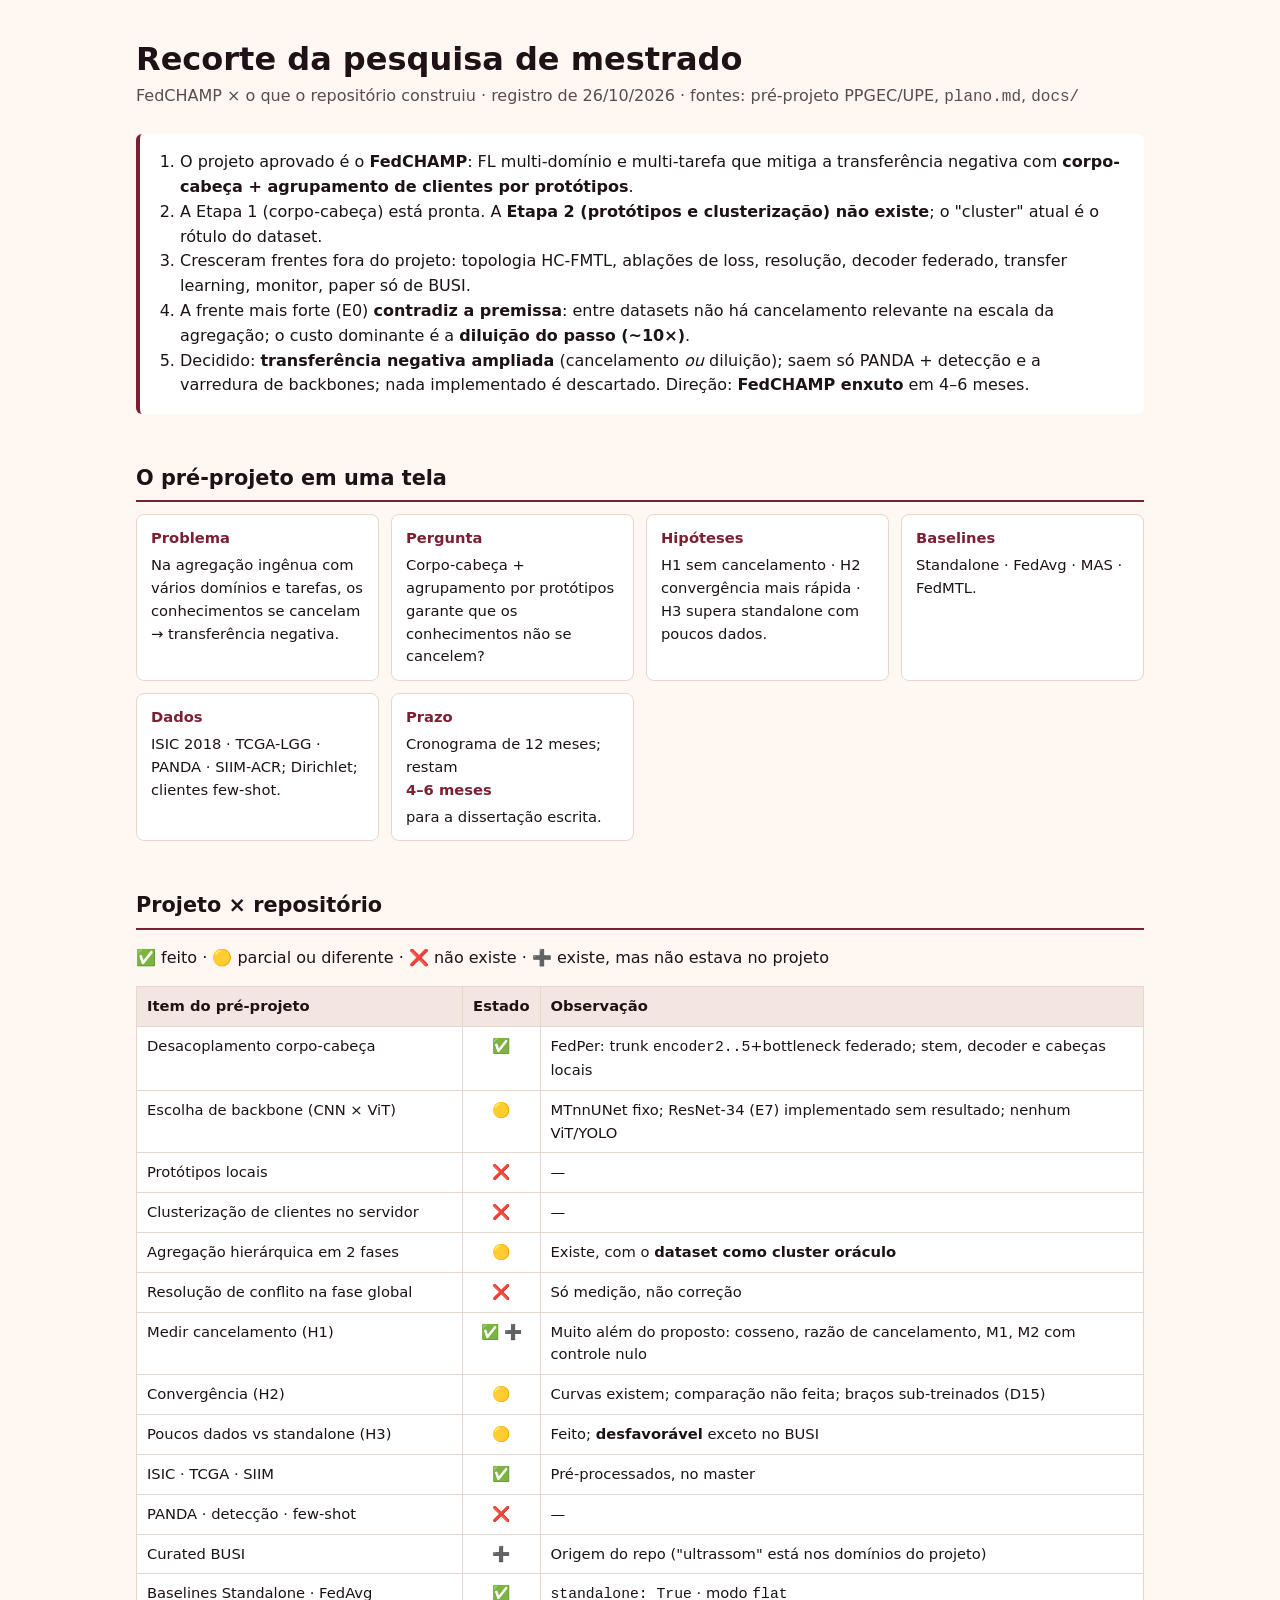
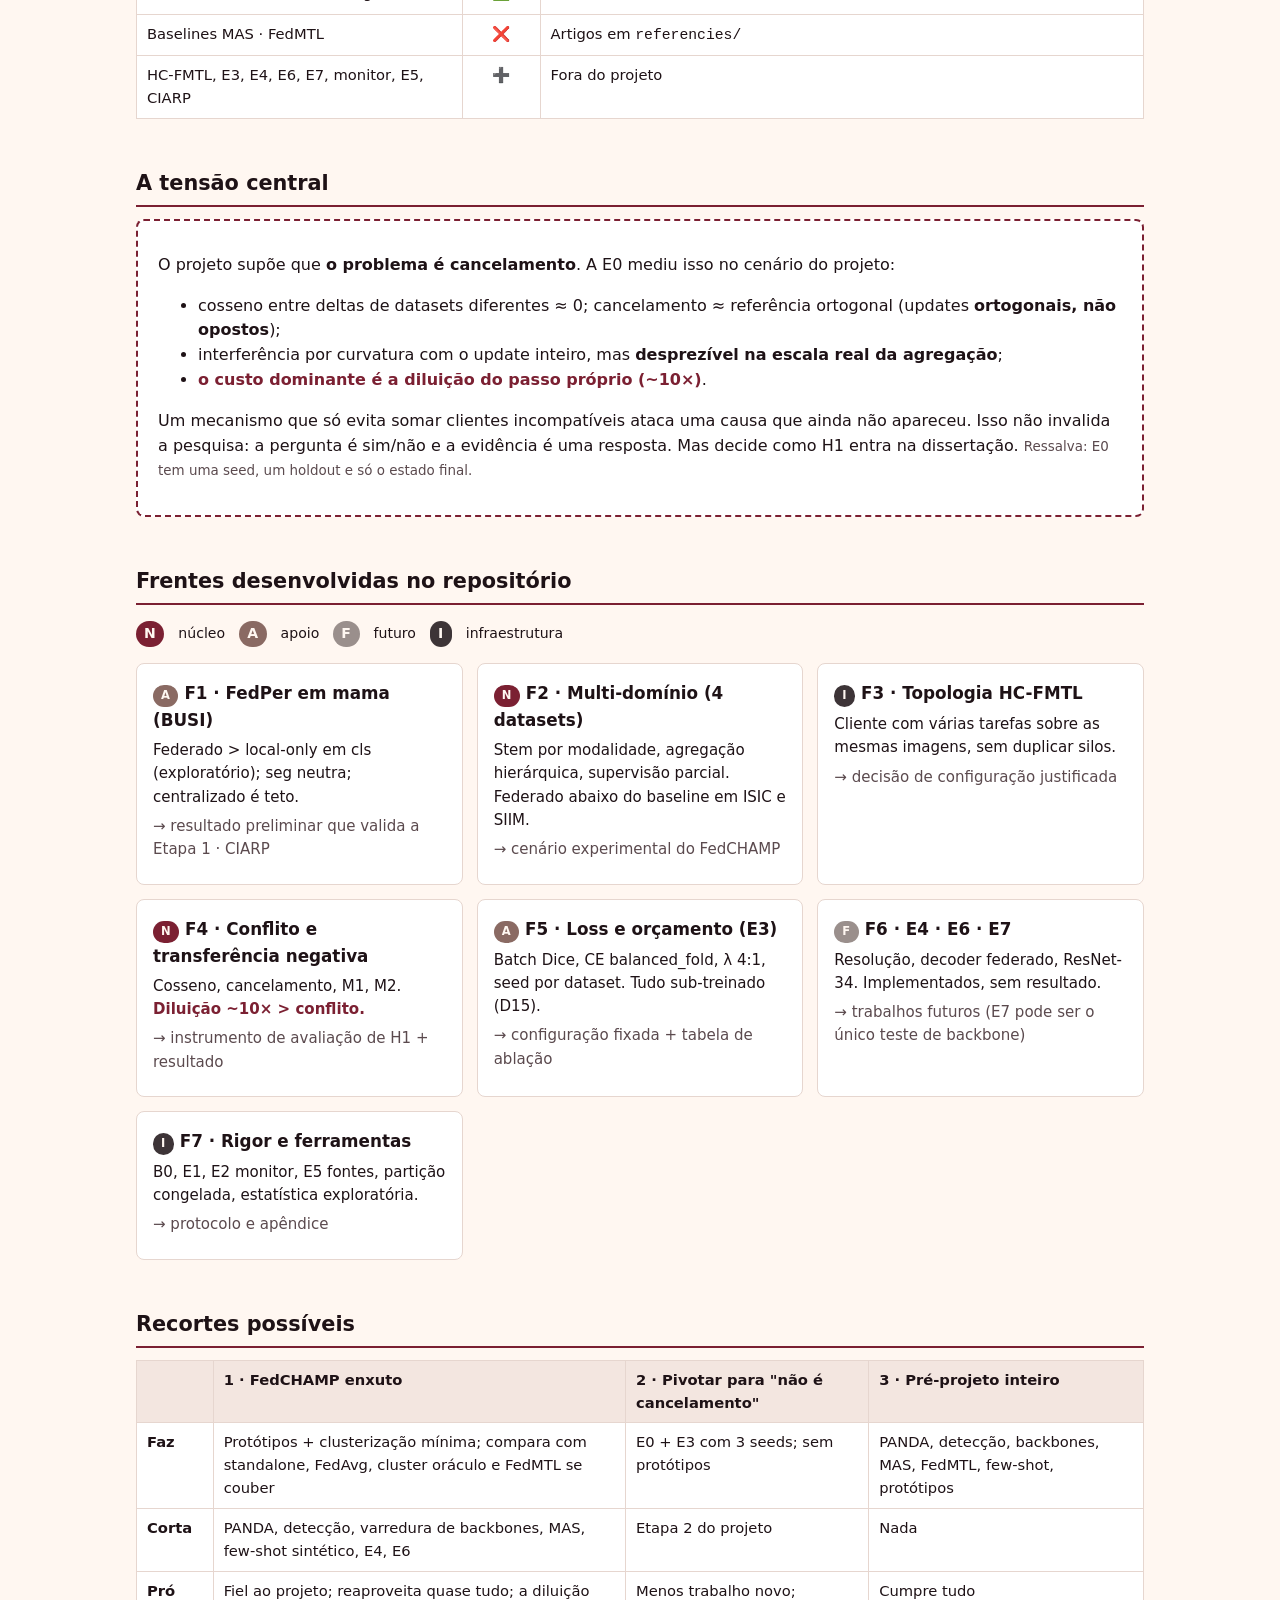
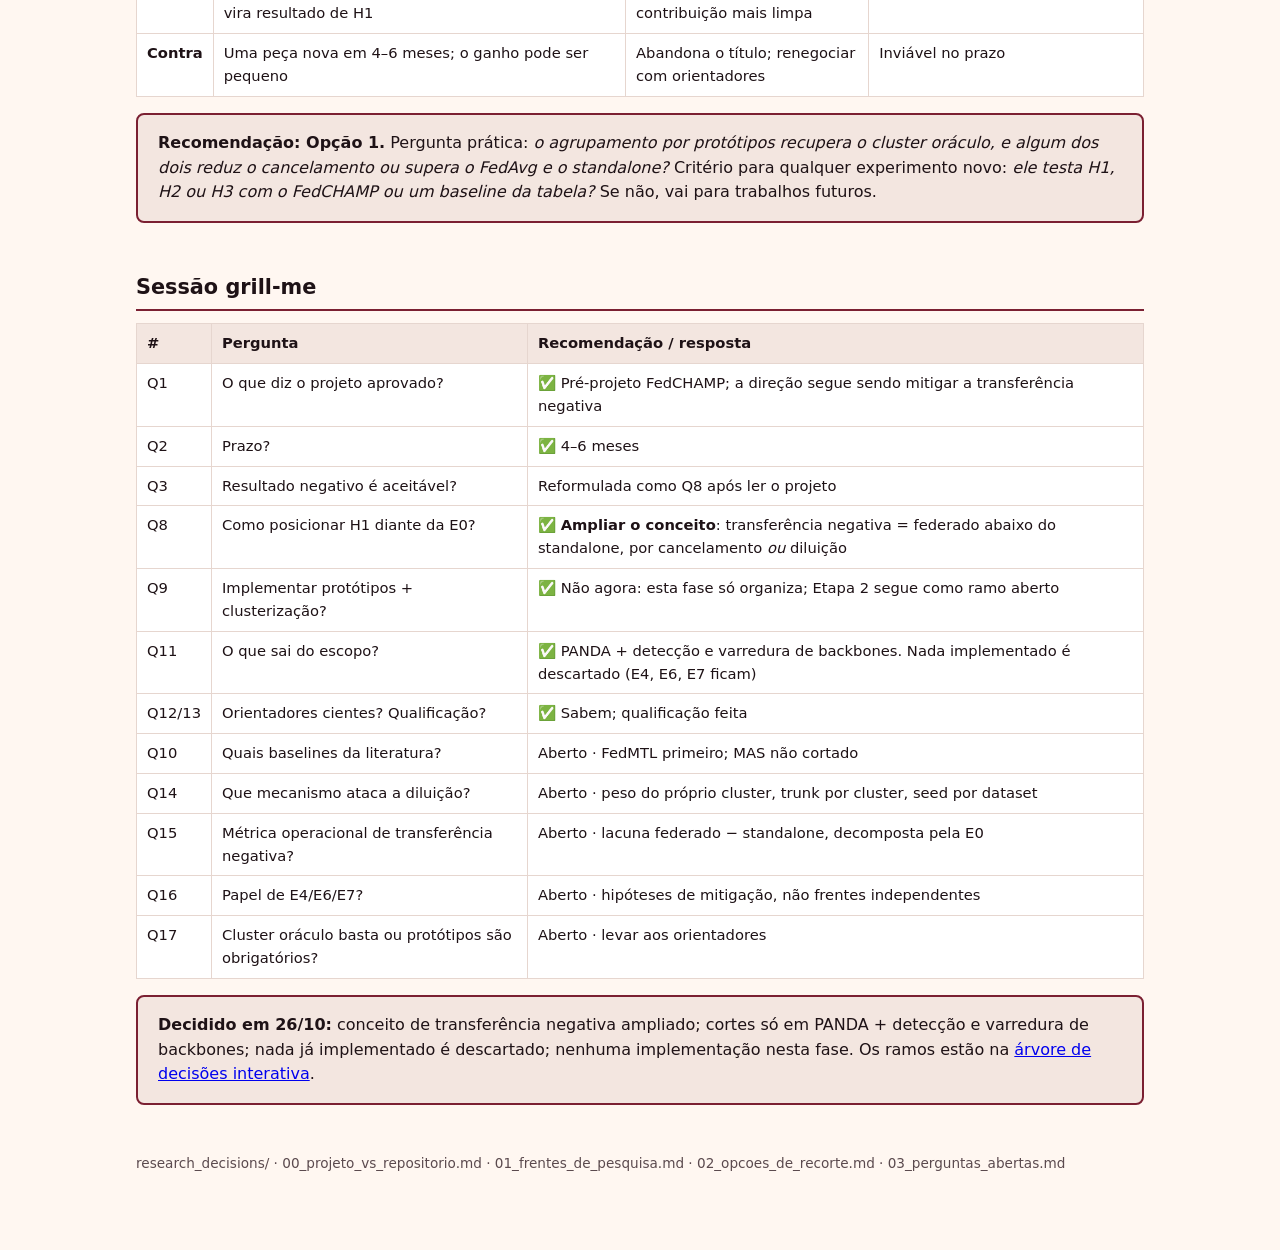
<file: research_decisions/mapa_de_escopo.html>
<!doctype html>
<html lang="pt-BR">
<head>
<meta charset="utf-8">
<meta name="viewport" content="width=device-width, initial-scale=1">
<title>Recorte da Dissertação</title>
<style>
:root{
  --ink:#0A0B0F; --wine-black:#1E1216; --burgundy:#7B2032; --rose:#C2A19A; --cream:#FFF7F1;
  --bg:var(--cream); --surface:#FFFFFF; --text:var(--wine-black); --muted:#5b4a4e;
  --accent:var(--burgundy); --line:#e6d6cf; --fill:#f3e6e0;
  --n:#7B2032; --a:#8a6a63; --f:#9a8f8c; --i:#3d3437;
}
@media (prefers-color-scheme: dark){
  :root:not([data-theme="light"]){
    --bg:var(--ink); --surface:var(--wine-black); --text:var(--cream); --muted:#c9b8b3;
    --accent:#B83D54; --line:#3a272d; --fill:#2a1a1f;
    --n:#B83D54; --a:#C2A19A; --f:#8f8582; --i:#d9cbc7;
  }
}
:root[data-theme="dark"]{
  --bg:var(--ink); --surface:var(--wine-black); --text:var(--cream); --muted:#c9b8b3;
  --accent:#B83D54; --line:#3a272d; --fill:#2a1a1f;
  --n:#B83D54; --a:#C2A19A; --f:#8f8582; --i:#d9cbc7;
}
*{box-sizing:border-box}
body{margin:0;background:var(--bg);color:var(--text);font:16px/1.55 system-ui,-apple-system,"Segoe UI",sans-serif}
main{max-width:1040px;margin:0 auto;padding:40px 16px 80px}
h1{font-size:2rem;line-height:1.2;margin:0 0 6px}
h2{font-size:1.3rem;margin:48px 0 12px;padding-bottom:6px;border-bottom:2px solid var(--accent)}
h3{font-size:1.05rem;margin:0 0 6px}
.sub{color:var(--muted);margin:0 0 24px}
.lead{background:var(--surface);border-left:4px solid var(--accent);padding:16px 20px;border-radius:6px}
.lead ol{margin:0;padding-left:20px}
.grid{display:grid;grid-template-columns:repeat(auto-fit,minmax(300px,1fr));gap:14px}
.card{background:var(--surface);border:1px solid var(--line);border-radius:8px;padding:16px}
.card p{margin:6px 0;font-size:.94rem}
.card .q{font-style:italic}
.badge{display:inline-block;font-size:.72rem;font-weight:700;letter-spacing:.04em;text-transform:uppercase;
  padding:2px 8px;border-radius:999px;color:var(--bg);margin-right:6px}
.b-n{background:var(--n)} .b-a{background:var(--a)} .b-f{background:var(--f)} .b-i{background:var(--i)}
.where{color:var(--muted);font-size:.84rem}
.key{font-weight:600;color:var(--accent)}
table{width:100%;border-collapse:collapse;background:var(--surface);font-size:.92rem}
th,td{border:1px solid var(--line);padding:8px 10px;text-align:left;vertical-align:top}
th{background:var(--fill)}
td.c{text-align:center;font-weight:700;white-space:nowrap}
.scroll{overflow-x:auto}
.rec{background:var(--fill);border:2px solid var(--accent);border-radius:8px;padding:16px 20px;margin-top:16px}
.tension{background:var(--surface);border:2px dashed var(--accent);border-radius:8px;padding:16px 20px}
.legend span{margin-right:14px;font-size:.88rem}
.proj{display:grid;grid-template-columns:repeat(auto-fit,minmax(220px,1fr));gap:12px}
.proj div{background:var(--surface);border:1px solid var(--line);border-radius:8px;padding:12px 14px;font-size:.92rem}
.proj b{display:block;color:var(--accent);margin-bottom:4px}
footer{margin-top:48px;color:var(--muted);font-size:.85rem}
</style>
</head>
<body>
<main>
<h1>Recorte da pesquisa de mestrado</h1>
<p class="sub">FedCHAMP × o que o repositório construiu · registro de 26/10/2026 · fontes: pré-projeto PPGEC/UPE, <code>plano.md</code>, <code>docs/</code></p>

<div class="lead">
<ol>
<li>O projeto aprovado é o <b>FedCHAMP</b>: FL multi-domínio e multi-tarefa que mitiga a transferência negativa com <b>corpo-cabeça + agrupamento de clientes por protótipos</b>.</li>
<li>A Etapa 1 (corpo-cabeça) está pronta. A <b>Etapa 2 (protótipos e clusterização) não existe</b>; o "cluster" atual é o rótulo do dataset.</li>
<li>Cresceram frentes fora do projeto: topologia HC-FMTL, ablações de loss, resolução, decoder federado, transfer learning, monitor, paper só de BUSI.</li>
<li>A frente mais forte (E0) <b>contradiz a premissa</b>: entre datasets não há cancelamento relevante na escala da agregação; o custo dominante é a <b>diluição do passo (~10×)</b>.</li>
<li>Decidido: <b>transferência negativa ampliada</b> (cancelamento <i>ou</i> diluição); saem só PANDA + detecção e a varredura de backbones; nada implementado é descartado. Direção: <b>FedCHAMP enxuto</b> em 4–6 meses.</li>
</ol>
</div>

<h2>O pré-projeto em uma tela</h2>
<div class="proj">
  <div><b>Problema</b>Na agregação ingênua com vários domínios e tarefas, os conhecimentos se cancelam → transferência negativa.</div>
  <div><b>Pergunta</b>Corpo-cabeça + agrupamento por protótipos garante que os conhecimentos não se cancelem?</div>
  <div><b>Hipóteses</b>H1 sem cancelamento · H2 convergência mais rápida · H3 supera standalone com poucos dados.</div>
  <div><b>Baselines</b>Standalone · FedAvg · MAS · FedMTL.</div>
  <div><b>Dados</b>ISIC 2018 · TCGA-LGG · PANDA · SIIM-ACR; Dirichlet; clientes few-shot.</div>
  <div><b>Prazo</b>Cronograma de 12 meses; restam <b>4–6 meses</b> para a dissertação escrita.</div>
</div>

<h2>Projeto × repositório</h2>
<p class="legend">✅ feito · 🟡 parcial ou diferente · ❌ não existe · ➕ existe, mas não estava no projeto</p>
<div class="scroll">
<table>
<tr><th>Item do pré-projeto</th><th>Estado</th><th>Observação</th></tr>
<tr><td>Desacoplamento corpo-cabeça</td><td class="c">✅</td><td>FedPer: trunk <code>encoder2..5</code>+bottleneck federado; stem, decoder e cabeças locais</td></tr>
<tr><td>Escolha de backbone (CNN × ViT)</td><td class="c">🟡</td><td>MTnnUNet fixo; ResNet-34 (E7) implementado sem resultado; nenhum ViT/YOLO</td></tr>
<tr><td>Protótipos locais</td><td class="c">❌</td><td>—</td></tr>
<tr><td>Clusterização de clientes no servidor</td><td class="c">❌</td><td>—</td></tr>
<tr><td>Agregação hierárquica em 2 fases</td><td class="c">🟡</td><td>Existe, com o <b>dataset como cluster oráculo</b></td></tr>
<tr><td>Resolução de conflito na fase global</td><td class="c">❌</td><td>Só medição, não correção</td></tr>
<tr><td>Medir cancelamento (H1)</td><td class="c">✅ ➕</td><td>Muito além do proposto: cosseno, razão de cancelamento, M1, M2 com controle nulo</td></tr>
<tr><td>Convergência (H2)</td><td class="c">🟡</td><td>Curvas existem; comparação não feita; braços sub-treinados (D15)</td></tr>
<tr><td>Poucos dados vs standalone (H3)</td><td class="c">🟡</td><td>Feito; <b>desfavorável</b> exceto no BUSI</td></tr>
<tr><td>ISIC · TCGA · SIIM</td><td class="c">✅</td><td>Pré-processados, no master</td></tr>
<tr><td>PANDA · detecção · few-shot</td><td class="c">❌</td><td>—</td></tr>
<tr><td>Curated BUSI</td><td class="c">➕</td><td>Origem do repo ("ultrassom" está nos domínios do projeto)</td></tr>
<tr><td>Baselines Standalone · FedAvg</td><td class="c">✅</td><td><code>standalone: True</code> · modo <code>flat</code></td></tr>
<tr><td>Baselines MAS · FedMTL</td><td class="c">❌</td><td>Artigos em <code>referencies/</code></td></tr>
<tr><td>HC-FMTL, E3, E4, E6, E7, monitor, E5, CIARP</td><td class="c">➕</td><td>Fora do projeto</td></tr>
</table>
</div>

<h2>A tensão central</h2>
<div class="tension">
<p>O projeto supõe que <b>o problema é cancelamento</b>. A E0 mediu isso no cenário do projeto:</p>
<ul>
<li>cosseno entre deltas de datasets diferentes ≈ 0; cancelamento ≈ referência ortogonal (updates <b>ortogonais, não opostos</b>);</li>
<li>interferência por curvatura com o update inteiro, mas <b>desprezível na escala real da agregação</b>;</li>
<li><span class="key">o custo dominante é a diluição do passo próprio (~10×)</span>.</li>
</ul>
<p>Um mecanismo que só evita somar clientes incompatíveis ataca uma causa que ainda não apareceu. Isso não invalida a pesquisa: a pergunta é sim/não e a evidência é uma resposta. Mas decide como H1 entra na dissertação. <span class="where">Ressalva: E0 tem uma seed, um holdout e só o estado final.</span></p>
</div>

<h2>Frentes desenvolvidas no repositório</h2>
<p class="legend"><span><span class="badge b-n">N</span>núcleo</span><span><span class="badge b-a">A</span>apoio</span><span><span class="badge b-f">F</span>futuro</span><span><span class="badge b-i">I</span>infraestrutura</span></p>
<div class="grid">
  <div class="card"><h3><span class="badge b-a">A</span>F1 · FedPer em mama (BUSI)</h3>
    <p>Federado &gt; local-only em cls (exploratório); seg neutra; centralizado é teto.</p>
    <p class="where">→ resultado preliminar que valida a Etapa 1 · CIARP</p></div>
  <div class="card"><h3><span class="badge b-n">N</span>F2 · Multi-domínio (4 datasets)</h3>
    <p>Stem por modalidade, agregação hierárquica, supervisão parcial. Federado abaixo do baseline em ISIC e SIIM.</p>
    <p class="where">→ cenário experimental do FedCHAMP</p></div>
  <div class="card"><h3><span class="badge b-i">I</span>F3 · Topologia HC-FMTL</h3>
    <p>Cliente com várias tarefas sobre as mesmas imagens, sem duplicar silos.</p>
    <p class="where">→ decisão de configuração justificada</p></div>
  <div class="card"><h3><span class="badge b-n">N</span>F4 · Conflito e transferência negativa</h3>
    <p>Cosseno, cancelamento, M1, M2. <span class="key">Diluição ~10× &gt; conflito.</span></p>
    <p class="where">→ instrumento de avaliação de H1 + resultado</p></div>
  <div class="card"><h3><span class="badge b-a">A</span>F5 · Loss e orçamento (E3)</h3>
    <p>Batch Dice, CE balanced_fold, λ 4:1, seed por dataset. Tudo sub-treinado (D15).</p>
    <p class="where">→ configuração fixada + tabela de ablação</p></div>
  <div class="card"><h3><span class="badge b-f">F</span>F6 · E4 · E6 · E7</h3>
    <p>Resolução, decoder federado, ResNet-34. Implementados, sem resultado.</p>
    <p class="where">→ trabalhos futuros (E7 pode ser o único teste de backbone)</p></div>
  <div class="card"><h3><span class="badge b-i">I</span>F7 · Rigor e ferramentas</h3>
    <p>B0, E1, E2 monitor, E5 fontes, partição congelada, estatística exploratória.</p>
    <p class="where">→ protocolo e apêndice</p></div>
</div>

<h2>Recortes possíveis</h2>
<div class="scroll">
<table>
<tr><th></th><th>1 · FedCHAMP enxuto</th><th>2 · Pivotar para "não é cancelamento"</th><th>3 · Pré-projeto inteiro</th></tr>
<tr><td><b>Faz</b></td><td>Protótipos + clusterização mínima; compara com standalone, FedAvg, cluster oráculo e FedMTL se couber</td><td>E0 + E3 com 3 seeds; sem protótipos</td><td>PANDA, detecção, backbones, MAS, FedMTL, few-shot, protótipos</td></tr>
<tr><td><b>Corta</b></td><td>PANDA, detecção, varredura de backbones, MAS, few-shot sintético, E4, E6</td><td>Etapa 2 do projeto</td><td>Nada</td></tr>
<tr><td><b>Pró</b></td><td>Fiel ao projeto; reaproveita quase tudo; a diluição vira resultado de H1</td><td>Menos trabalho novo; contribuição mais limpa</td><td>Cumpre tudo</td></tr>
<tr><td><b>Contra</b></td><td>Uma peça nova em 4–6 meses; o ganho pode ser pequeno</td><td>Abandona o título; renegociar com orientadores</td><td>Inviável no prazo</td></tr>
</table>
</div>
<div class="rec"><b>Recomendação: Opção 1.</b> Pergunta prática: <i>o agrupamento por protótipos recupera o cluster oráculo, e algum dos dois reduz o cancelamento ou supera o FedAvg e o standalone?</i> Critério para qualquer experimento novo: <i>ele testa H1, H2 ou H3 com o FedCHAMP ou um baseline da tabela?</i> Se não, vai para trabalhos futuros.</div>

<h2>Sessão grill-me</h2>
<div class="scroll">
<table>
<tr><th>#</th><th>Pergunta</th><th>Recomendação / resposta</th></tr>
<tr><td>Q1</td><td>O que diz o projeto aprovado?</td><td>✅ Pré-projeto FedCHAMP; a direção segue sendo mitigar a transferência negativa</td></tr>
<tr><td>Q2</td><td>Prazo?</td><td>✅ 4–6 meses</td></tr>
<tr><td>Q3</td><td>Resultado negativo é aceitável?</td><td>Reformulada como Q8 após ler o projeto</td></tr>
<tr><td>Q8</td><td>Como posicionar H1 diante da E0?</td><td>✅ <b>Ampliar o conceito</b>: transferência negativa = federado abaixo do standalone, por cancelamento <i>ou</i> diluição</td></tr>
<tr><td>Q9</td><td>Implementar protótipos + clusterização?</td><td>✅ Não agora: esta fase só organiza; Etapa 2 segue como ramo aberto</td></tr>
<tr><td>Q11</td><td>O que sai do escopo?</td><td>✅ PANDA + detecção e varredura de backbones. Nada implementado é descartado (E4, E6, E7 ficam)</td></tr>
<tr><td>Q12/13</td><td>Orientadores cientes? Qualificação?</td><td>✅ Sabem; qualificação feita</td></tr>
<tr><td>Q10</td><td>Quais baselines da literatura?</td><td>Aberto · FedMTL primeiro; MAS não cortado</td></tr>
<tr><td>Q14</td><td>Que mecanismo ataca a diluição?</td><td>Aberto · peso do próprio cluster, trunk por cluster, seed por dataset</td></tr>
<tr><td>Q15</td><td>Métrica operacional de transferência negativa?</td><td>Aberto · lacuna federado − standalone, decomposta pela E0</td></tr>
<tr><td>Q16</td><td>Papel de E4/E6/E7?</td><td>Aberto · hipóteses de mitigação, não frentes independentes</td></tr>
<tr><td>Q17</td><td>Cluster oráculo basta ou protótipos são obrigatórios?</td><td>Aberto · levar aos orientadores</td></tr>
</table>
</div>
<div class="rec"><b>Decidido em 26/10:</b> conceito de transferência negativa ampliado; cortes só em PANDA + detecção e varredura de backbones; nada já implementado é descartado; nenhuma implementação nesta fase. Os ramos estão na <a href="arvore_de_decisoes.html">árvore de decisões interativa</a>.</div>

<footer>research_decisions/ · 00_projeto_vs_repositorio.md · 01_frentes_de_pesquisa.md · 02_opcoes_de_recorte.md · 03_perguntas_abertas.md</footer>
</main>
</body>
</html>
</file>
<file: docs/model_pipeline.css>
:root {
  color-scheme: light;
  --paper: #f5f2ea;
  --surface: #fffdf8;
  --surface-2: #eee9de;
  --ink: #18211d;
  --muted: #647068;
  --line: #d9d3c7;
  --green: #12664f;
  --green-2: #1f8a6d;
  --orange: #d56a28;
  --blue: #276a8c;
  --yellow: #f1c75b;
  --red: #b74435;
  --purple: #6656a3;
  --shadow: 0 18px 50px rgba(42, 50, 45, .09);
}

* { box-sizing: border-box; }
html { scroll-behavior: smooth; }
body {
  margin: 0;
  background:
    radial-gradient(circle at 92% 3%, rgba(213, 106, 40, .12), transparent 24rem),
    radial-gradient(circle at 3% 25%, rgba(31, 138, 109, .10), transparent 28rem),
    var(--paper);
  color: var(--ink);
  font-family: Inter, ui-sans-serif, system-ui, -apple-system, "Segoe UI", sans-serif;
  line-height: 1.6;
}

a { color: var(--green); }
code {
  padding: .12rem .38rem;
  border-radius: .35rem;
  background: var(--surface-2);
  font-family: "SFMono-Regular", Consolas, monospace;
  font-size: .88em;
  overflow-wrap: anywhere;
}
button { font: inherit; }
.shell { width: min(1180px, calc(100% - 36px)); margin: 0 auto; }

.topbar {
  position: sticky;
  top: 0;
  z-index: 30;
  border-bottom: 1px solid rgba(217, 211, 199, .85);
  background: rgba(245, 242, 234, .9);
  backdrop-filter: blur(14px);
}
.topbar-inner {
  min-height: 58px;
  display: flex;
  align-items: center;
  justify-content: space-between;
  gap: 16px;
}
.brand { font-weight: 780; letter-spacing: -.02em; white-space: nowrap; }
.docnav, .topnav { display: flex; gap: 6px; flex-wrap: wrap; justify-content: flex-end; }
.docnav a, .topnav a {
  color: var(--muted);
  text-decoration: none;
  font-size: .81rem;
  padding: 7px 10px;
  border-radius: 999px;
}
.docnav a:hover, .topnav a:hover { color: var(--ink); background: var(--surface); }
.docnav a.current { color: white; background: var(--green); }

.hero {
  padding: clamp(62px, 9vw, 112px) 0 62px;
  display: grid;
  grid-template-columns: minmax(0, 1.25fr) minmax(300px, .75fr);
  gap: 52px;
  align-items: center;
}
.eyebrow, .kicker {
  color: var(--green);
  font-size: .75rem;
  font-weight: 820;
  letter-spacing: .13em;
  text-transform: uppercase;
}
.kicker { color: var(--orange); }
h1, h2, h3, h4 { line-height: 1.14; letter-spacing: -.032em; }
h1 { font-size: clamp(2.65rem, 6vw, 5.45rem); margin: 15px 0 24px; }
h2 { font-size: clamp(2rem, 4vw, 3.25rem); margin: 0 0 16px; }
h3 { font-size: 1.18rem; margin: 0 0 9px; letter-spacing: -.018em; }
h4 { font-size: 1rem; margin: 0 0 6px; }
.lead { font-size: clamp(1.05rem, 2vw, 1.28rem); color: var(--muted); max-width: 770px; }
.hero-note {
  background: var(--ink);
  color: white;
  padding: 28px;
  border-radius: 26px;
  box-shadow: var(--shadow);
  transform: rotate(1.2deg);
}
.hero-note strong { color: #8be1c3; }
.hero-note p { margin: 8px 0 16px; }
.hero-note .mono { font-family: Consolas, monospace; font-size: .82rem; color: #c9d3ce; }

.journey {
  display: grid;
  grid-template-columns: repeat(var(--steps, 6), minmax(0, 1fr));
  margin: 0 0 96px;
  border: 1px solid var(--line);
  border-radius: 22px;
  overflow: hidden;
  background: var(--surface);
  box-shadow: var(--shadow);
}
.journey-step { position: relative; min-height: 145px; padding: 22px 16px; border-right: 1px solid var(--line); }
.journey-step:last-child { border-right: 0; }
.journey-step::after {
  content: "→";
  position: absolute;
  right: -11px;
  top: 21px;
  width: 22px;
  height: 22px;
  display: grid;
  place-items: center;
  border-radius: 50%;
  background: var(--green);
  color: white;
  z-index: 2;
  font-size: .78rem;
}
.journey-step:last-child::after { display: none; }
.journey-n { color: var(--orange); font-size: .72rem; font-weight: 850; letter-spacing: .1em; }
.journey-step b { display: block; margin: 10px 0 5px; line-height: 1.25; }
.journey-step span { color: var(--muted); font-size: .82rem; line-height: 1.35; display: block; }

section { padding: 80px 0; border-top: 1px solid var(--line); }
.section-head { display: grid; grid-template-columns: .68fr 1.32fr; gap: 38px; margin-bottom: 38px; }
.section-head p { margin: 0; color: var(--muted); font-size: 1.04rem; }
.section-head .aside { color: var(--green); font-weight: 760; }

.cards { display: grid; grid-template-columns: repeat(3, minmax(0, 1fr)); gap: 18px; }
.cards.two { grid-template-columns: repeat(2, minmax(0, 1fr)); }
.cards.four { grid-template-columns: repeat(4, minmax(0, 1fr)); }
.card {
  border: 1px solid var(--line);
  border-radius: 20px;
  padding: 23px;
  background: rgba(255, 253, 248, .8);
}
.card p { color: var(--muted); margin: 0; }
.card ul { color: var(--muted); padding-left: 18px; margin: 8px 0 0; }
.card .num { color: var(--green); font-weight: 850; font-size: 2rem; line-height: 1; margin-bottom: 14px; }
.card.orange { border-top: 4px solid var(--orange); }
.card.blue { border-top: 4px solid var(--blue); }
.card.green { border-top: 4px solid var(--green); }
.card.purple { border-top: 4px solid var(--purple); }

.flow { display: grid; gap: 12px; }
.flow-row {
  display: grid;
  grid-template-columns: 50px minmax(0, 1fr) auto;
  gap: 14px;
  align-items: center;
  border: 1px solid var(--line);
  border-radius: 16px;
  background: var(--surface);
  padding: 15px 17px;
}
.flow-icon { width: 42px; height: 42px; display: grid; place-items: center; border-radius: 13px; background: var(--surface-2); font-weight: 850; color: var(--green); }
.flow-row p { margin: 3px 0 0; color: var(--muted); font-size: .9rem; }
.tag { padding: 5px 9px; border-radius: 999px; background: #dcece6; color: var(--green); font-size: .72rem; font-weight: 800; white-space: nowrap; }
.tag.orange { background: #f7e2d4; color: #a44f1d; }
.tag.blue { background: #dceaf1; color: #1e5c7b; }
.tag.purple { background: #e8e3f5; color: #594993; }

.split-view { display: grid; grid-template-columns: 1fr 1fr; gap: 18px; }
.panel { border: 1px solid var(--line); border-radius: 22px; overflow: hidden; background: var(--surface); }
.panel-head { padding: 20px 22px; color: white; background: var(--green); }
.panel-head.blue { background: var(--blue); }
.panel-head.orange { background: var(--orange); }
.panel-head.dark { background: var(--ink); }
.panel-head.purple { background: var(--purple); }
.panel-head p { margin: 4px 0 0; opacity: .82; font-size: .88rem; }
.panel-body { padding: 22px; }
.panel-body p { color: var(--muted); }
.panel-body ul, .panel-body ol { color: var(--muted); padding-left: 20px; }

.architecture {
  display: grid;
  grid-template-columns: minmax(180px, .7fr) minmax(280px, 1.25fr) minmax(180px, .7fr);
  gap: 16px;
  align-items: center;
}
.arch-stack { display: grid; gap: 10px; }
.arch-node { border: 1px solid var(--line); background: var(--surface); border-radius: 14px; padding: 14px; text-align: center; }
.arch-node.local { border-color: rgba(213,106,40,.5); background: rgba(213,106,40,.06); }
.arch-node.shared { border-color: rgba(18,102,79,.45); background: rgba(18,102,79,.07); }
.arch-core { border-radius: 24px; padding: 28px; background: var(--ink); color: white; box-shadow: var(--shadow); }
.arch-core .layers { display: grid; grid-template-columns: repeat(5, 1fr); gap: 6px; margin-top: 18px; }
.arch-core .layers span { display: grid; place-items: center; min-height: 56px; border: 1px solid rgba(255,255,255,.18); border-radius: 10px; color: #8be1c3; font-size: .75rem; text-align: center; }
.arrow-label { color: var(--muted); text-align: center; font-size: .78rem; }

.round-cycle {
  display: grid;
  grid-template-columns: repeat(6, 1fr);
  gap: 10px;
  counter-reset: cycle;
}
.cycle-step { position: relative; border: 1px solid var(--line); border-radius: 18px; background: var(--surface); padding: 18px 15px; min-height: 180px; }
.cycle-step::before { counter-increment: cycle; content: counter(cycle, decimal-leading-zero); color: var(--orange); font-weight: 850; font-size: .72rem; }
.cycle-step b { display: block; margin: 12px 0 7px; line-height: 1.25; }
.cycle-step p { color: var(--muted); margin: 0; font-size: .85rem; }

.formula { border: 1px solid var(--line); border-radius: 22px; overflow: hidden; background: var(--surface); }
.formula-main { padding: 26px; background: var(--ink); color: white; font: 1rem/1.8 Consolas, monospace; }
.formula-main em { color: #8be1c3; font-style: normal; }
.formula-note { padding: 20px 24px; color: var(--muted); }

.weights { display: grid; grid-template-columns: 1fr 1fr; gap: 16px; }
.weight-box { border: 1px solid var(--line); border-radius: 18px; background: var(--surface); padding: 20px; }
.weight-bar { height: 18px; display: flex; border-radius: 999px; overflow: hidden; margin: 14px 0 8px; }
.weight-bar span:nth-child(1) { background: var(--green); }
.weight-bar span:nth-child(2) { background: var(--orange); }
.weight-bar span:nth-child(3) { background: var(--blue); }
.weight-bar span:nth-child(4) { background: var(--purple); }
.legend { display: flex; flex-wrap: wrap; gap: 8px 15px; color: var(--muted); font-size: .8rem; }

.table-wrap { overflow-x: auto; border: 1px solid var(--line); border-radius: 18px; background: var(--surface); }
table { width: 100%; border-collapse: collapse; min-width: 720px; }
th, td { padding: 13px 16px; text-align: left; border-bottom: 1px solid var(--line); vertical-align: top; }
th { font-size: .72rem; letter-spacing: .08em; text-transform: uppercase; color: var(--muted); background: var(--surface-2); }
tr:last-child td { border-bottom: 0; }
td strong { color: var(--green); }

.callout { margin-top: 24px; border-radius: 20px; padding: 23px 25px; background: #fff3cc; border: 1px solid #e4c866; }
.callout p { margin: 5px 0 0; color: #665522; }
.callout.danger { background: rgba(183,68,53,.06); border-color: rgba(183,68,53,.4); }
.callout.danger p { color: #744238; }
.callout.info { background: rgba(39,106,140,.07); border-color: rgba(39,106,140,.35); }
.callout.info p { color: #375b6d; }

.filetree { background: #131a17; color: #e7eee9; border-radius: 22px; padding: 26px; overflow-x: auto; }
.filetree pre { margin: 0; font: .88rem/1.75 Consolas, monospace; }
.filetree .accent { color: #8be1c3; }
.filetree .dim { color: #8ca096; }

.commands { background: #131a17; color: #e7eee9; border-radius: 22px; padding: 26px; overflow-x: auto; }
.commands pre { margin: 0; font: .88rem/1.8 Consolas, monospace; }
.commands .comment { color: #8ca096; }
.commands .cmd { color: #8be1c3; }

.metric-grid { display: grid; grid-template-columns: repeat(5, 1fr); gap: 12px; }
.metric { border: 1px solid var(--line); border-radius: 16px; background: var(--surface); padding: 17px; }
.metric b { color: var(--green); display: block; }
.metric span { color: var(--muted); font-size: .82rem; }

.decision { display: grid; grid-template-columns: 1fr 70px 1fr; gap: 14px; align-items: stretch; }
.decision-mid { display: grid; place-items: center; color: var(--muted); font-weight: 800; }
.decision-card { border: 1px solid var(--line); border-radius: 20px; background: var(--surface); padding: 22px; }
.decision-card.green { border-left: 5px solid var(--green); }
.decision-card.blue { border-left: 5px solid var(--blue); }
.decision-card p { color: var(--muted); }

.matrix { display: grid; grid-template-columns: 145px repeat(4, 1fr); border: 1px solid var(--line); border-radius: 18px; overflow: hidden; background: var(--surface); }
.matrix > div { padding: 13px 12px; border-right: 1px solid var(--line); border-bottom: 1px solid var(--line); font-size: .84rem; }
.matrix > div:nth-child(5n) { border-right: 0; }
.matrix .head { background: var(--surface-2); color: var(--muted); text-transform: uppercase; letter-spacing: .06em; font-size: .7rem; font-weight: 800; }
.matrix .yes { color: var(--green); font-weight: 780; }
.matrix .no { color: var(--muted); }

details { border: 1px solid var(--line); border-radius: 16px; background: var(--surface); margin: 10px 0; overflow: hidden; }
summary { cursor: pointer; padding: 16px 19px; font-weight: 760; }
details > div { padding: 0 19px 18px; color: var(--muted); }

.related { display: grid; grid-template-columns: repeat(3, 1fr); gap: 14px; }
.related a { display: block; border: 1px solid var(--line); border-radius: 16px; padding: 18px; background: var(--surface); color: var(--ink); text-decoration: none; }
.related a:hover { border-color: var(--green); transform: translateY(-1px); }
.related small { display: block; color: var(--muted); margin-top: 4px; }

footer { padding: 48px 0 68px; color: var(--muted); font-size: .86rem; }
.foot { border-top: 1px solid var(--line); padding-top: 24px; display: flex; justify-content: space-between; gap: 20px; }

@media (max-width: 980px) {
  .hero, .section-head, .architecture { grid-template-columns: 1fr; }
  .journey { grid-template-columns: repeat(3, 1fr); }
  .journey-step:nth-child(3n) { border-right: 0; }
  .journey-step:nth-child(-n+3) { border-bottom: 1px solid var(--line); }
  .journey-step:nth-child(3)::after { display: none; }
  .cards.four { grid-template-columns: repeat(2, 1fr); }
  .round-cycle { grid-template-columns: repeat(3, 1fr); }
  .metric-grid { grid-template-columns: repeat(3, 1fr); }
}

@media (max-width: 720px) {
  .topnav { display: none; }
  .docnav a:not(.current) { display: none; }
  .hero { padding-top: 48px; }
  .hero-note { transform: none; }
  .journey { grid-template-columns: 1fr; }
  .journey-step { min-height: 0; border-right: 0; border-bottom: 1px solid var(--line); }
  .journey-step::after { display: none; }
  .cards, .cards.two, .cards.four, .split-view, .weights, .related { grid-template-columns: 1fr; }
  .round-cycle { grid-template-columns: 1fr; }
  .metric-grid { grid-template-columns: repeat(2, 1fr); }
  .decision { grid-template-columns: 1fr; }
  .decision-mid { min-height: 35px; }
  .flow-row { grid-template-columns: 46px 1fr; }
  .flow-row .tag { grid-column: 2; justify-self: start; }
  .matrix { grid-template-columns: 120px repeat(4, minmax(120px, 1fr)); overflow-x: auto; }
  .foot { flex-direction: column; }
}

@media print {
  .topbar { display: none; }
  body { background: white; }
  .shell { width: 100%; }
  .hero-note, .arch-core, .filetree, .commands { print-color-adjust: exact; }
  section { break-inside: avoid; }
}
</file>
